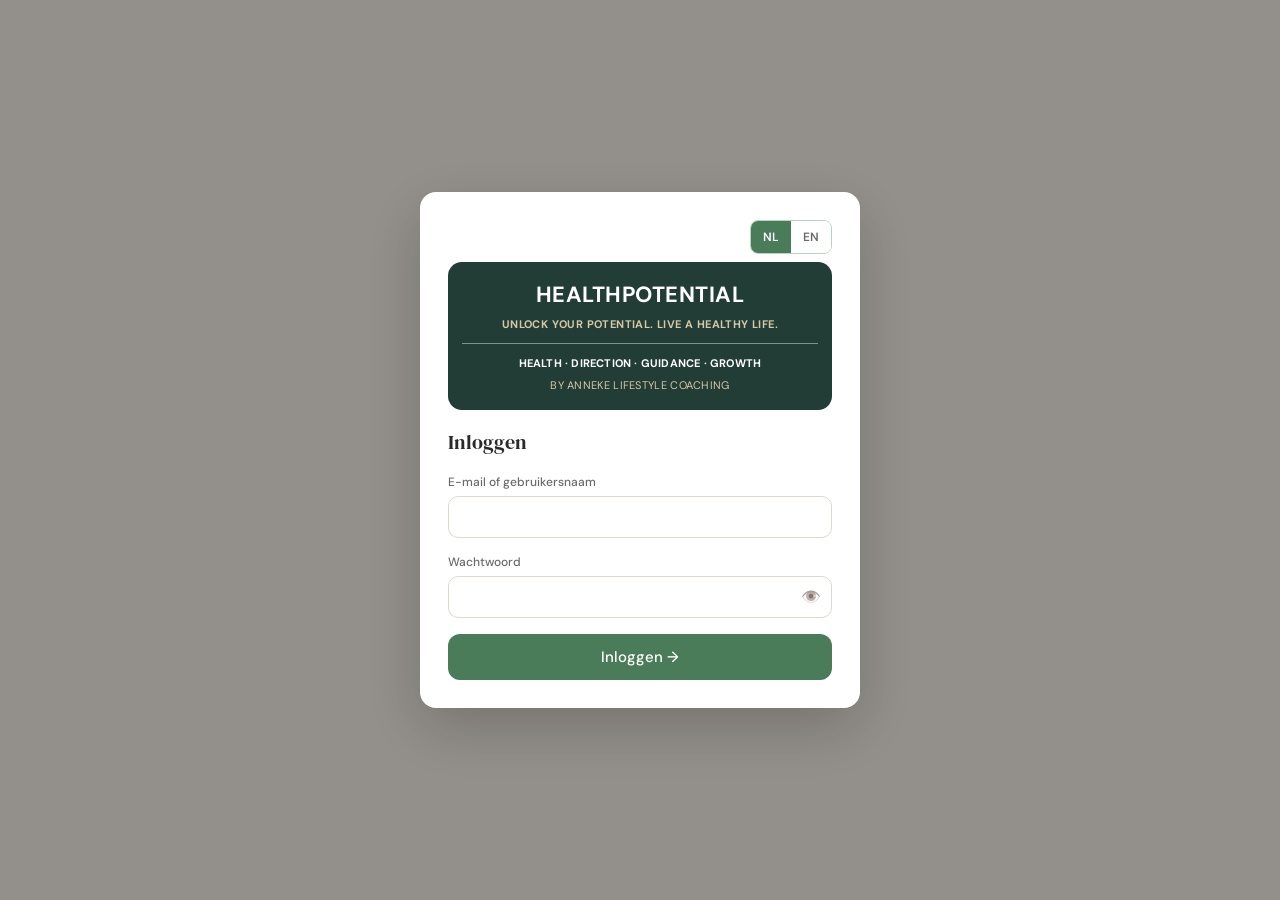
<file: index.html>
<!DOCTYPE html>
<html lang="nl">
<head>
<meta charset="UTF-8">
<meta name="viewport" content="width=device-width, initial-scale=1.0, viewport-fit=cover">
<title>HealthPotential by Anneke</title>
<script>
// Zelf-verversen: een verouderde (gecachete) pagina, bv. via een icoon op het
// beginscherm, vergelijkt zijn buildnummer met version.json en laadt zichzelf
// dan opnieuw via een nieuwe URL (?b=...). Zie tools/bump-build.js.
window.PRIME_BUILD = '20261128-1106';
(function () {
  try {
    fetch('version.json?ts=' + Date.now(), { cache: 'no-store' })
      .then(function (r) { return r.ok ? r.json() : null; })
      .then(function (v) {
        if (!v || !v.build || v.build === window.PRIME_BUILD) return;
        var key = 'prime_reload_' + v.build;
        if (sessionStorage.getItem(key)) return; // max. één keer per versie: voorkomt een lus
        sessionStorage.setItem(key, '1');
        var u = new URL(location.href);
        u.searchParams.set('b', v.build);
        location.replace(u.toString());
      })
      .catch(function () {});
  } catch (e) {}
})();

// Service worker: bewaart de app zelf, zodat HealthPotential ook zonder internet opent
// (met de laatst bewaarde versie). Faalt dit (oude browser, geen https, etc.)
// dan werkt de app gewoon door zoals voorheen -- alleen zonder offline-vangnet.
if ('serviceWorker' in navigator) {
  window.addEventListener('load', function () {
    navigator.serviceWorker.register('sw.js').then(function (reg) {
      // Vraagt de browser meteen te controleren op een nieuwere sw.js,
      // i.p.v. te wachten op zijn eigen (soms trage) periodieke controle --
      // zo pakt een net gepushte update sneller op.
      reg.update().catch(function () {});
    }).catch(function () {});
  });
}
</script>
<link rel="icon" type="image/png" href="icons/icon-192.png">
<link rel="apple-touch-icon" href="icons/apple-touch-icon.png">
<link rel="manifest" href="manifest.webmanifest">
<meta name="theme-color" content="#213d36">
<meta name="apple-mobile-web-app-title" content="HealthPotential">
<link href="https://fonts.googleapis.com/css2?family=DM+Serif+Display:ital@0;1&family=DM+Sans:wght@300;400;500;600;700&display=swap" rel="stylesheet">
<link rel="stylesheet" href="css/styles.css?v=20261128-1106">
<!-- Supabase-client staat lokaal (vastgezet op 2.116.0), zodat inloggen niet afhangt van een externe CDN. -->
<script src="js/vendor/supabase-2.116.0.js"></script>
<script src="js/cloud.js?v=20261128-1106"></script>
<script src="js/translations.js?v=20261128-1106"></script>
<script src="js/i18n.js?v=20261128-1106"></script>
</head>
<body>

<!-- TOESTEMMING (alleen deelnemers, bij de eerste keer inloggen; zie ensureConsent in auth.js) -->
<div class="overlay" id="consent-overlay">
  <div class="modal" style="max-height:90vh;overflow-y:auto">
    <div style="display:flex;justify-content:flex-end;margin-bottom:8px">
      <div class="lang-toggle">
        <button class="lang-btn" data-lang="nl" onclick="setLang('nl')">NL</button>
        <button class="lang-btn" data-lang="en" onclick="setLang('en')">EN</button>
      </div>
    </div>
    <div class="modal-title"><span data-i18n="consent.title">Welkom bij de HealthPotential-pilot</span> <button class="modal-close" id="consent-close" style="display:none" onclick="closeConsentView()">×</button></div>
    <p class="consent-p" data-i18n="consent.intro">Fijn dat je meedoet! Lees dit even door voordat je begint.</p>
    <div class="consent-h" data-i18n="consent.h.data">Welke gegevens bewaren we?</div>
    <p class="consent-p" data-i18n="consent.data"></p>
    <div class="consent-h" data-i18n="consent.h.why">Waarvoor gebruiken we ze?</div>
    <p class="consent-p" data-i18n="consent.why"></p>
    <div class="consent-h" data-i18n="consent.h.who">Wie ziet ze?</div>
    <p class="consent-p" data-i18n="consent.who"></p>
    <div class="consent-h" data-i18n="consent.h.where">Waar staan ze?</div>
    <p class="consent-p" data-i18n="consent.where"></p>
    <div class="consent-h" data-i18n="consent.h.rights">Jouw rechten</div>
    <p class="consent-p" data-i18n="consent.rights"></p>
    <div id="consent-agree-block">
      <label style="display:flex;gap:10px;align-items:flex-start;cursor:pointer;margin:14px 0;font-size:13px;line-height:1.5">
        <input type="checkbox" id="consent-check" onchange="document.getElementById('consent-agree-btn').disabled = !this.checked" style="width:20px;height:20px;flex-shrink:0;accent-color:var(--sage);margin-top:1px">
        <span data-i18n="consent.check">Ik heb dit gelezen en ga akkoord met het gebruik van mijn gegevens voor de pilot.</span>
      </label>
      <button class="btn-primary" id="consent-agree-btn" disabled onclick="acceptConsent()" data-i18n="consent.agree">Akkoord en starten</button>
      <button class="btn-sm" style="width:100%;margin-top:8px" onclick="declineConsent()" data-i18n="consent.decline">Niet akkoord, uitloggen</button>
      <div style="font-size:11px;color:var(--muted);text-align:center;margin-top:6px" data-i18n="consent.declineHint">Zonder akkoord kun je HealthPotential niet gebruiken.</div>
    </div>
  </div>
</div>

<!-- UITLEG VOOR NIEUWE DEELNEMERS (na de toestemming; zie ensureOnboarding in auth.js) -->
<div class="overlay" id="onboarding-overlay">
  <div class="modal" style="text-align:center">
    <div style="display:flex;justify-content:space-between;align-items:center;margin-bottom:6px">
      <button class="onb-skip" onclick="finishOnboarding()" data-i18n="onb.skip">Overslaan</button>
      <div class="lang-toggle">
        <button class="lang-btn" data-lang="nl" onclick="setLang('nl')">NL</button>
        <button class="lang-btn" data-lang="en" onclick="setLang('en')">EN</button>
      </div>
    </div>
    <div class="onb-slide" data-step="0">
      <div class="onb-icon">👤</div>
      <div class="onb-title" data-i18n="onb.1.title">Vul eerst je profiel in</div>
      <p class="onb-text" data-i18n="onb.1.text">Tik rechtsboven op Profiel en vul je naam, gewicht, lengte en doel in. Weet je je caloriebehoefte niet? Laat dat veld leeg: dan rekenen we met 2000 kcal, en je coach helpt je daarbij.</p>
    </div>
    <div class="onb-slide" data-step="1" style="display:none">
      <div class="onb-icon">☀️🌙</div>
      <div class="onb-title" data-i18n="onb.2.title">Elke dag een check-in en check-out</div>
      <p class="onb-text" data-i18n="onb.2.text">Begin je dag met de check-in: je gewicht, slaap, energie en stress. Sluit je dag 's avonds af met de check-out. Zo zie je hoe je vooruitgaat.</p>
    </div>
    <div class="onb-slide" data-step="2" style="display:none">
      <div class="onb-icon">🥗🏋️</div>
      <div class="onb-title" data-i18n="onb.3.title">Voeding en training aanvinken</div>
      <p class="onb-text" data-i18n="onb.3.text">Voeg toe wat je eet en traint, en vink het aan zodra je het hebt gedaan. Bij voeding telt alleen wat je hebt aangevinkt als gegeten. Aanvinken kan alleen voor vandaag; een afgesloten dag ligt vast.</p>
    </div>
    <div class="onb-dots" id="onb-dots"><span></span><span></span><span></span></div>
    <div style="display:flex;gap:8px;margin-top:6px">
      <button class="btn-sm" id="onb-back" style="flex:1;display:none" onclick="onboardingBack()" data-i18n="onb.back">Terug</button>
      <button class="btn-primary" id="onb-next" style="flex:2;margin:0" onclick="onboardingNext()" data-i18n="onb.next">Volgende</button>
    </div>
  </div>
</div>

<!-- LOGIN -->
<!-- DRAAI-MELDING: alleen zichtbaar op een telefoon in liggende stand (zie #rotate-hint in styles.css) -->
<div id="rotate-hint">
  <div class="rotate-phone">📱</div>
  <div class="rotate-title" data-i18n="rotate.title">Gebruik HealthPotential staand</div>
  <div class="rotate-sub" data-i18n="rotate.sub">Draai je telefoon rechtop om verder te gaan.</div>
</div>

<!-- VERBINDINGSMELDING: HealthPotential werkt alleen online, dus zonder internet (of als opslaan mislukt) tonen we dit. Gevuld door updateConnBanner() in cloud.js -->
<div id="conn-banner" role="status" aria-live="polite" style="display:none"></div>

<!-- UPDATE-MELDING: getoond door checkForNewBuild() in cloud.js zodra er een nieuwere versie beschikbaar is terwijl de app al open staat (het zelf-ververs-scriptje hierboven checkt dit alleen bij het laden zelf). -->
<div id="update-banner" role="status" aria-live="polite" style="display:none">
  <span data-i18n="app.updateAvailable">Er is een update beschikbaar.</span>
  <button onclick="verversNu(true)" data-i18n="app.updateReload">Herlaad nu</button>
</div>

<!-- BOOT-LOADER: voorkomt dat je tijdens het (her)laden even het inlogscherm of een lege
     standaardversie van het dashboard ("Goedemorgen" + check-in) ziet. Verdwijnt zodra de
     app klaar is (revealApp in auth.js) of het inlogscherm nodig is. -->
<div id="boot-loader" style="position:fixed;inset:0;z-index:300;background:var(--sand);display:flex;flex-direction:column;align-items:center;justify-content:center;gap:6px">
  <div style="font-weight:700;font-size:26px;letter-spacing:1px;color:#213d36">HEALTHPOTENTIAL</div>
  <div style="font-size:12px;color:var(--muted)">Laden…</div>
</div>

<div class="overlay" id="login-overlay">
  <div class="modal">
    <div style="display:flex;justify-content:flex-end;margin-bottom:8px">
      <div class="lang-toggle">
        <button class="lang-btn" data-lang="nl" onclick="setLang('nl')">NL</button>
        <button class="lang-btn" data-lang="en" onclick="setLang('en')">EN</button>
      </div>
    </div>
    <div class="brand-card">
      <div class="brand-naam">HEALTHPOTENTIAL</div>
      <div class="brand-slogan">UNLOCK YOUR POTENTIAL. LIVE A HEALTHY LIFE.</div>
      <div class="brand-lijn"></div>
      <div class="brand-woorden">HEALTH · DIRECTION · GUIDANCE · GROWTH</div>
      <div class="brand-sub">BY ANNEKE LIFESTYLE COACHING</div>
    </div>
    <div class="modal-title" data-i18n="login.title">Inloggen</div>
    <form id="login-form">
      <div class="form-row"><label data-i18n="login.emailLabel">E-mail of gebruikersnaam</label><input id="login-email" type="text" autocomplete="username" required></div>
      <div class="form-row">
        <label data-i18n="login.passwordLabel">Wachtwoord</label>
        <div class="password-field-wrap">
          <input id="login-password" type="password" autocomplete="current-password" required>
          <button type="button" id="login-password-toggle" class="password-toggle-btn" data-i18n-aria-label="login.showPassword" aria-label="Wachtwoord tonen">👁️</button>
        </div>
      </div>
      <div id="login-error" style="color:#c0392b;font-size:12px;margin-bottom:12px"></div>
      <button type="submit" class="btn-primary" id="login-submit" data-i18n="login.submit">Inloggen →</button>
    </form>
  </div>
</div>

<!-- KLANTKIEZER (alleen coach) -->
<div class="overlay" id="client-picker-overlay">
  <div class="modal">
    <div class="modal-title" data-i18n="picker.title">Kies een klant</div>
    <div id="client-picker-list"></div>
  </div>
</div>

<div id="app-shell" style="display:none">

<header class="header">
  <div style="display:flex;align-items:center;gap:12px">
    <div class="logo">HEALTHPOTENTIAL <span>by Anneke Lifestyle coaching</span></div>
    <button type="button" class="msg-badge" id="msg-badge" style="display:none" onclick="msgBadgeKlik()" aria-label="Berichten">💬<b id="msg-badge-n" style="display:none"></b></button>
  </div>
  <nav class="nav">
    <button class="nav-btn active" onclick="go('home')" data-i18n="nav.dashboard">Dashboard</button>
    <button class="nav-btn" id="nav-btn-voeding" onclick="go('voeding')" data-i18n="nav.voeding">Voeding</button>
    <button class="nav-btn" id="nav-btn-training" onclick="go('training')" data-i18n="nav.training">Training</button>
    <button class="nav-btn coach-only-btn" id="nav-btn-coach" style="display:none" onclick="go('coach')"><span data-i18n="nav.coach">Coach</span> <span class="soon-badge" data-i18n="nav.soon">Binnenkort</span></button>
    <button class="nav-btn" onclick="go('history')" data-i18n="nav.voortgang">Voortgang</button>
    <button class="nav-btn coach-only-btn" id="nav-btn-signalen" style="display:none" onclick="go('signalen')" data-i18n="nav.signalen">Signalen</button>
    <button class="nav-btn coach-only-btn" id="nav-btn-beheer" style="display:none;font-size:11px" onclick="go('beheer')" data-i18n="nav.photoManage">📷 Foto beheer</button>
    <button class="nav-btn coach-only-btn" id="nav-btn-config" style="display:none;font-size:11px" onclick="go('config')" data-i18n="nav.config">⚙️ Config</button>
  </nav>
  <div class="lang-toggle">
    <button class="lang-btn" data-lang="nl" onclick="setLang('nl')">NL</button>
    <button class="lang-btn" data-lang="en" onclick="setLang('en')">EN</button>
  </div>
  <button class="btn-sm" onclick="openProfile()" data-i18n="header.profile">⚙ Profiel</button>
  <button class="btn-sm coach-only-btn" id="switch-client-btn" style="display:none" data-i18n="header.switchClient">🔁 Wissel klant</button>
  <button class="btn-sm" id="logout-btn" data-i18n="header.logout">🚪 Uit</button>
</header>

<!-- VERVERSBALK: staat onder de kop (zo kan niets er overheen schuiven, ook niet in Safari op een iPhone). Altijd beschikbaar voor de coach, zodat je op elk moment de nieuwste gegevens van een ander apparaat kunt ophalen (verversKnop() in cloud.js). Bij een nieuwe app-versie vervangt de rode update-melding hierboven deze balk. -->
<div id="ververs-banner" role="status" aria-live="polite" style="display:none">
  <span id="ververs-text" data-i18n="app.refreshBar">Gebruik je HealthPotential ook op een ander apparaat? Ververs om zeker te stellen dat je de nieuwste gegevens ziet.</span>
  <button id="ververs-btn" onclick="verversKnop()" data-i18n="app.dataReload">Verversen</button>
</div>

<!-- HOME -->
<div id="screen-home" class="screen active">
<div class="container">

  <div class="checkin-hero" id="checkin-hero">
    <p class="checkin-hero-date" id="hero-date"></p>
    <h1 id="hero-greeting">Goedemorgen! 👋</h1>
    <p id="hero-sub" data-i18n="home.sub">Doe je check-in om je dag te starten.</p>
  </div>

  <!-- Geplande voeding vandaag: totale kcal + E/K/V, boven de statistiek-blokjes. Gevuld door updateHomePlannedSummary() (food.js). Leeg = verborgen. -->
  <div id="home-planned-summary" class="home-planned-summary" style="display:none"></div>

  <!-- STATS -->
  <div class="stats-row">
    <div class="stat-card"><div class="stat-val" id="s-streak">0</div><div class="stat-lbl" data-i18n="home.stat.streak">🔥 Streak (check in/out)</div></div>
    <div class="stat-card"><div class="stat-val" id="s-checkins">0</div><div class="stat-lbl" data-i18n="home.stat.checkins">Check-ins</div></div>
    <div class="stat-card"><div class="stat-val" id="s-avg">—</div><div class="stat-lbl" data-i18n="home.stat.avgEnergy">Gem. energie (avond)</div></div>
  </div>

  <!-- CHECK-IN -->
  <div id="checkin-section">
    <!-- DAGSTATUS (Normaal / Rustdag / Ziek / Vrij): gevuld door renderDagStatusKaart() (checkin.js) -->
    <div class="dagstatus-slot"></div>
    <div class="cq-card" id="cq-weight-card">
      <div class="cq-header">
        <span class="cq-icon">⚖️</span>
        <span class="cq-label" data-i18n="checkin.weight.label">Wat weeg je vandaag?</span>
        <button class="cq-skip-btn" onclick="skipWeight()" data-i18n="checkin.skip">Sla over</button>
      </div>
      <div class="cq-weight-row">
        <input type="number" id="weight-input" class="cq-weight-input" data-i18n-placeholder="checkin.weight.placeholder" placeholder="bijv. 68.5" min="30" max="250" step="0.1" oninput="onWeightInput(this)">
        <span class="cq-weight-unit">kg</span>
      </div>
      <div style="font-size:11px;color:var(--muted);margin-top:8px" data-i18n="weight.checkinHint">Kun je dit nu niet invullen? Je kunt je gewicht later nog toevoegen via Voortgang → Gewicht.</div>
    </div>

    <div class="cq-card">
      <div class="cq-header">
        <span class="cq-icon">😴</span>
        <span class="cq-label" data-i18n="checkin.sleep.label">Hoe heb je geslapen?</span>
      </div>
      <div class="cq-options">
        <button class="cq-btn" onclick="pick('sleep',1,this)"><span class="cq-emoji">😔</span><span class="cq-text" data-i18n="checkin.sleep.bad">Slecht</span></button>
        <button class="cq-btn" onclick="pick('sleep',2,this)"><span class="cq-emoji">😐</span><span class="cq-text" data-i18n="checkin.sleep.ok">Matig</span></button>
        <button class="cq-btn" onclick="pick('sleep',3,this)"><span class="cq-emoji">😊</span><span class="cq-text" data-i18n="checkin.sleep.good">Goed</span></button>
        <button class="cq-btn" onclick="pick('sleep',4,this)"><span class="cq-emoji">🌟</span><span class="cq-text" data-i18n="checkin.sleep.great">Uitstekend</span></button>
      </div>
    </div>

    <div class="cq-card">
      <div class="cq-header">
        <span class="cq-icon">⚡</span>
        <span class="cq-label" data-i18n="checkin.energy.label">Hoe is je energie?</span>
      </div>
      <div class="cq-options">
        <button class="cq-btn" onclick="pick('energy',1,this)"><span class="cq-emoji">🪫</span><span class="cq-text" data-i18n="checkin.energy.low">Laag</span></button>
        <button class="cq-btn" onclick="pick('energy',2,this)"><span class="cq-emoji">😑</span><span class="cq-text" data-i18n="checkin.energy.mid">Gemiddeld</span></button>
        <button class="cq-btn" onclick="pick('energy',3,this)"><span class="cq-emoji">⚡</span><span class="cq-text" data-i18n="checkin.energy.high">Hoog</span></button>
        <button class="cq-btn" onclick="pick('energy',4,this)"><span class="cq-emoji">🔥</span><span class="cq-text" data-i18n="checkin.energy.veryhigh">Zeer hoog</span></button>
      </div>
    </div>

    <div class="cq-card">
      <div class="cq-header">
        <span class="cq-icon">🧘</span>
        <span class="cq-label" data-i18n="checkin.stress.label">Hoe is je stress?</span>
      </div>
      <div class="cq-options">
        <button class="cq-btn" onclick="pick('stress',1,this)"><span class="cq-emoji">😤</span><span class="cq-text" data-i18n="checkin.stress.high">Veel stress</span></button>
        <button class="cq-btn" onclick="pick('stress',2,this)"><span class="cq-emoji">😬</span><span class="cq-text" data-i18n="checkin.stress.mid">Redelijk wat</span></button>
        <button class="cq-btn" onclick="pick('stress',3,this)"><span class="cq-emoji">😌</span><span class="cq-text" data-i18n="checkin.stress.low">Weinig stress</span></button>
        <button class="cq-btn" onclick="pick('stress',4,this)"><span class="cq-emoji">🧘</span><span class="cq-text" data-i18n="checkin.stress.none">Geen stress</span></button>
      </div>
    </div>

    <!-- Toelichting (alleen als de coach dit in Config aanzet): gevuld door renderCheckinNote() (checkin.js) -->
    <div id="ci-note"></div>

    <button class="btn-primary" id="checkin-btn" onclick="doCheckin()" disabled style="margin-top:4px" data-i18n="checkin.start">Start mijn dag →</button>
  </div>

  <!-- DAY OVERVIEW (after check-in) -->
  <div id="day-section" style="display:none">
    <div class="success-banner">
      <h3 id="day-title" style="font-weight:700" data-i18n="day.title.default">Je dag is klaar ✓</h3>
      <p id="day-summary" data-i18n-html="day.summary.default">Log vandaag gedurende de dag je voeding en training zo goed mogelijk.<br>Sluit je dag uiteindelijk af met de avond check-out.</p>
      <div class="pilot-tips">
        <div class="pilot-tips-title" data-i18n="pilotTips.title">Goed om te weten</div>
        <div class="pilot-tip"><span class="pilot-tip-icon">📶</span><span data-i18n="pilotTips.internet">Je hebt internet nodig om HealthPotential te gebruiken. Zonder verbinding kun je niet inloggen of opslaan. Zie je een foutmelding van je browser? Controleer je internet en ververs de pagina.</span></div>
        <div class="pilot-tip"><span class="pilot-tip-icon">🔄</span><span data-i18n="pilotTips.update">Komt er een update? Je krijgt een mail. Sluit HealthPotential (of het tabblad) en open hem opnieuw: hij werkt zichzelf dan bij.</span></div>
      </div>
    </div>

    <!-- Feedback over de app: tussen de bedanktekst en de dagstatus -->
    <div class="card fb-card fb-boven">
      <div class="fb-card-kop"><span class="fb-card-icoon">💬</span><div class="fb-card-titel" data-i18n="feedback.card.title">Help HealthPotential beter te maken</div></div>
      <p class="fb-card-tekst" data-i18n="feedback.card.text">HealthPotential is nieuw en wordt samen met jullie ontwikkeld. Werkt iets niet, mis je iets of heb je een idee voor de app? Laat het weten. Dit gaat over de app, niet over je coaching of je resultaten.</p>
      <button class="btn-primary btn-paars" onclick="openFeedback()" data-i18n="feedback.card.btn">Feedback over de app</button>
    </div>

    <div class="dagstatus-slot"></div>

    <div class="card" style="display:flex;align-items:center;gap:10px;cursor:pointer" id="day-weight-row" onclick="openWeightModal()"></div>

    <div id="coach-message-home" class="card" style="margin-bottom:18px;display:none">
      <div class="card-label" data-i18n="coach.saysLabel">Coach Anneke zegt</div>
      <div id="coach-msg-text" style="font-size:14px;line-height:1.75;color:var(--charcoal)"></div>
    </div>

    <div class="two-col">
      <div class="card" id="home-training-card" style="margin-bottom:0;cursor:pointer" onclick="go('training')">
        <div class="card-label" data-i18n="home.trainingToday">Training vandaag</div>
        <div id="home-training-niettelt" class="ds-niettelt" style="display:none"></div>
        <div id="home-training-badge"></div>
        <div id="home-training-preview" style="font-size:13px;line-height:1.7;color:var(--muted)"></div>
        <div style="margin-top:14px"><button class="btn-sm" style="width:100%" data-i18n="home.viewSchema">Bekijk schema →</button></div>
      </div>
      <div class="card" id="home-food-card" style="margin-bottom:0;cursor:pointer" onclick="go('voeding')">
        <div class="card-label" data-i18n="food.cardLabel">Voeding vandaag</div>
        <div id="home-food-niettelt" class="ds-niettelt" style="display:none"></div>
        <div id="home-nutrient-rows" style="margin-bottom:12px">
          <!-- Gevuld door updateHomeMacros() -->
          <div style="font-size:13px;color:var(--muted)" id="home-macro-preview" data-i18n="home.macroPreview">Doe je check-in om je voedingsdoelen te zien</div>
        </div>
        <button class="btn-sm" style="width:100%" data-i18n="home.viewMealplan">Bekijk maaltijdplan →</button>
      </div>
    </div>

    <!-- CHECKOUT -->
    <div class="checkout-card" id="checkout-card">
      <h3 data-i18n="checkout.title">Avond check-out 🌙</h3>

      <!-- TRAINING SAMENVATTING -->
      <div class="training-summary-block" id="training-summary-block">
        <div class="training-summary-label" data-i18n="home.trainingToday">Training vandaag</div>
        <div id="training-summary-content"></div>
        <div id="training-confirm-question" style="display:none" class="coach-confirm-question"></div>
        <div id="training-confirm-btns" style="display:none;display:flex;gap:8px;margin-top:10px;flex-wrap:wrap"></div>
      </div>

      <div class="divider" id="divider-after-training-summary" style="margin:18px 0"></div>

      <!-- VOEDING SAMENVATTING -->
      <div class="training-summary-block" id="food-summary-block">
        <div class="training-summary-label" data-i18n="food.cardLabel">Voeding vandaag</div>
        <div id="food-summary-content"></div>
        <div id="food-confirm-question" style="display:none" class="coach-confirm-question"></div>
        <div id="food-confirm-btns" style="display:none;gap:8px;margin-top:10px;flex-wrap:wrap"></div>
      </div>

      <div class="divider" id="divider-after-food-summary" style="margin:18px 0"></div>

      <!-- DAGSTATUS-VRAAG: gevuld door renderCheckoutDagStatus() (checkin.js) -->
      <div id="co-dagstatus"></div>

      <div class="divider" style="margin:18px 0"></div>

      <!-- TOELICHTING-KNOP (alleen als de coach dit in Config aanzet): gevuld door renderNoteUI() (checkin.js) -->
      <div id="co-note"></div>

      <!-- ENERGIE (als laatste) -->
      <div class="cq-header">
        <span class="cq-icon">⚡</span>
        <span class="cq-label" data-i18n="checkin.energy.eod.label">Hoe was je energie vandaag?</span>
      </div>
      <div class="cq-options">
        <button class="cq-btn" onclick="pickOut('energy',1,this)"><span class="cq-emoji">🪫</span><span class="cq-text" data-i18n="checkin.energy.low">Laag</span></button>
        <button class="cq-btn" onclick="pickOut('energy',2,this)"><span class="cq-emoji">😑</span><span class="cq-text" data-i18n="checkin.energy.mid">Gemiddeld</span></button>
        <button class="cq-btn" onclick="pickOut('energy',3,this)"><span class="cq-emoji">⚡</span><span class="cq-text" data-i18n="checkin.energy.high">Hoog</span></button>
        <button class="cq-btn" onclick="pickOut('energy',4,this)"><span class="cq-emoji">🔥</span><span class="cq-text" data-i18n="checkin.energy.veryhigh">Zeer hoog</span></button>
      </div>

      <div style="margin-top:20px">
        <button class="btn-primary" id="checkout-btn" onclick="afrondenKlik()" disabled data-i18n="checkout.finish">Dag afronden →</button>
      </div>
    </div>
  </div>

  <!-- DAG AL AFGESLOTEN (voorkomt dat check-in/check-out opnieuw kan) -->
  <div id="already-done-section" style="display:none">
    <div class="success-banner">
      <h3 data-i18n="home.alreadyDone.title">Dag al afgesloten ✓</h3>
      <p data-i18n="home.alreadyDone.sub">Je hebt vandaag al ingecheckt en afgesloten. Tot morgen!</p>
      <div class="pilot-tips">
        <div class="pilot-tips-title" data-i18n="pilotTips.title">Goed om te weten</div>
        <div class="pilot-tip"><span class="pilot-tip-icon">📱</span><span data-i18n="pilotTips.oneDevice">Gebruik HealthPotential op één apparaat tegelijk (telefoon óf computer), anders kunnen wijzigingen verloren gaan.</span></div>
        <div class="pilot-tip"><span class="pilot-tip-icon">📶</span><span data-i18n="pilotTips.internet">Je hebt internet nodig om HealthPotential te gebruiken. Zonder verbinding kun je niet inloggen of opslaan. Zie je een foutmelding van je browser? Controleer je internet en ververs de pagina.</span></div>
        <div class="pilot-tip"><span class="pilot-tip-icon">🔄</span><span data-i18n="pilotTips.update">Komt er een update? Je krijgt een mail. Sluit HealthPotential (of het tabblad) en open hem opnieuw: hij werkt zichzelf dan bij.</span></div>
      </div>
    </div>

    <!-- Feedback over de app: tussen de bedanktekst en de dagstatus -->
    <div class="card fb-card fb-boven">
      <div class="fb-card-kop"><span class="fb-card-icoon">💬</span><div class="fb-card-titel" data-i18n="feedback.card.title">Help HealthPotential beter te maken</div></div>
      <p class="fb-card-tekst" data-i18n="feedback.card.text">HealthPotential is nieuw en wordt samen met jullie ontwikkeld. Werkt iets niet, mis je iets of heb je een idee voor de app? Laat het weten. Dit gaat over de app, niet over je coaching of je resultaten.</p>
      <button class="btn-primary btn-paars" onclick="openFeedback()" data-i18n="feedback.card.btn">Feedback over de app</button>
    </div>

    <div class="dagstatus-slot"></div>

    <div class="card" style="display:flex;align-items:center;gap:10px;cursor:pointer" id="done-weight-row" onclick="openWeightModal()"></div>

    <div id="done-note" class="note-knop-slot"></div>
  </div>

  <div class="brand-voet">Health · Direction · Guidance · Growth</div>

</div>
</div>

<!-- TRAINING SCREEN -->
<div id="screen-training" class="screen">
<div class="container">
  <div style="margin-bottom:16px;display:flex;justify-content:space-between;align-items:flex-start;gap:10px">
    <div>
      <div class="card-label" style="margin-bottom:4px" data-i18n="training.cardLabel">Training</div>
      <h2 style="font-family:'DM Serif Display',serif;font-size:26px;margin-bottom:6px" id="training-screen-title" data-i18n="training.today">Vandaag</h2>
      <div id="training-screen-badge"></div>
    </div>
    <button class="btn-sm coach-only-btn" id="wis-training-btn" style="display:none;flex-shrink:0;white-space:nowrap;margin-top:4px" onclick="wpVerwijder()" data-i18n="weekplan.clearAllTraining">Wis training compleet</button>
  </div>

  <!-- BANNER: actief oefeningen toevoegen voor een andere dag dan vandaag (via Weekplanning) -->
  <div id="training-date-banner" style="display:none;align-items:center;gap:10px;justify-content:space-between;background:var(--accent-light);border:1px solid #e8c4a8;border-radius:10px;padding:10px 14px;margin-bottom:14px;font-size:13px;color:var(--charcoal)">
    <span id="training-date-banner-text"></span>
    <button class="btn-sm" onclick="backToTodayTraining()" data-i18n="foodweek.backToToday">Terug naar vandaag</button>
  </div>

  <!-- TABS -->
  <div class="food-tabs" style="margin-bottom:18px">
    <button class="food-tab active" id="ttab-dag"          onclick="switchTrainingTab('dag')" data-i18n="training.tab.day">Vandaag</button>
    <button class="food-tab"        id="ttab-weekplanning" onclick="switchTrainingTab('weekplanning')" data-i18n="training.tab.weekplanning">Weekplanning</button>
    <button class="food-tab"        id="ttab-oefeningen"   onclick="switchTrainingTab('oefeningen')" data-i18n="training.tab.exercises">Losse oefeningen</button>
    <button class="food-tab"        id="ttab-primeprog"    onclick="switchTrainingTab('primeprog')" data-i18n="training.tab.primeProgramas">HP programma's</button>
    <button class="food-tab"        id="ttab-addexercise"  onclick="switchTrainingTab('addexercise')" data-i18n="training.tab.addExercise">+ Oefening toevoegen</button>
    <button class="food-tab"        id="ttab-addprogram"   onclick="switchTrainingTab('addprogram')" data-i18n="training.tab.addProgram">+ Programma toevoegen</button>
  </div>

  <!-- TAB: HealthPotential PROGRAMMA'S -->
  <div id="ttab-content-primeprog" style="display:none">
    <div class="card" id="primeprog-hint-wrap" style="margin-bottom:16px;padding:14px 16px;display:flex;align-items:center;gap:10px;background:var(--sage-light);border-color:var(--sage-mid)">
      <div style="font-size:20px">💡</div>
      <div style="font-size:13px;color:var(--charcoal)" data-i18n-html="programmas.primeHint">Klik op een programma om het <strong>in te plannen</strong> of te bekijken.</div>
    </div>
    <div class="search-bar" id="primeprog-search-wrap" style="margin-bottom:16px">
      <span style="font-size:15px;color:var(--muted)">🔍</span>
      <input type="text" id="primeprog-search" data-i18n-placeholder="training.search.programPlaceholder" placeholder="Zoek programma..." oninput="renderProgrammas()" style="flex:1;border:none;outline:none;font-family:'DM Sans',sans-serif;font-size:14px;background:none;color:var(--charcoal)">
    </div>
    <div id="primeprog-content"></div>
  </div>

  <!-- TAB: NIEUW PROGRAMMA TOEVOEGEN -->
  <div id="ttab-content-addprogram" style="display:none">
    <div id="apr-form-wrap" style="display:none">
    <div class="card" style="margin-bottom:18px">
      <div class="card-label" style="margin-bottom:14px" id="apr-form-title" data-i18n="programmas.add.formTitle">Nieuw programma</div>
      <div class="form-row"><label data-i18n="programmas.info.name">Naam</label><input type="text" id="apr-name" oninput="aprNaamInput()" data-i18n-placeholder="programmas.info.namePlaceholder" placeholder="bijv. Full Body Krachttraining"></div>
      <div id="apr-hint" style="display:none;font-size:12px;font-weight:600;color:#c0392b;margin:-6px 0 10px"></div>
      <div class="form-row"><label data-i18n="programmas.info.description">Beschrijving</label><textarea id="apr-beschrijving" class="prog-info-textarea" data-i18n-placeholder="programmas.info.descriptionPlaceholder" placeholder="Korte omschrijving van dit programma..."></textarea></div>
      <div class="prog-info-grid">
        <div class="form-row"><label data-i18n="programmas.info.goal">Doel</label><input type="text" id="apr-doel" data-i18n-placeholder="programmas.info.goalPlaceholder" placeholder="bijv. Kracht &amp; conditie"></div>
        <div class="form-row"><label data-i18n="programmas.info.level">Niveau</label>
          <select id="apr-niveau">
            <option value="" selected>—</option>
            <option value="Beginner" data-i18n="programmas.level.beginner">Beginner</option>
            <option value="Gemiddeld" data-i18n="programmas.level.gemiddeld">Gemiddeld</option>
            <option value="Gevorderd" data-i18n="programmas.level.gevorderd">Gevorderd</option>
          </select>
        </div>
        <div class="form-row"><label data-i18n="programmas.info.daysPerWeek">Dagen per week</label><input type="text" id="apr-dagenperweek" data-i18n-placeholder="programmas.info.daysPerWeekPlaceholder" placeholder="bijv. 3x per week"></div>
      </div>
      <div class="form-row">
        <label data-i18n="food.add.photo">Foto</label>
        <div style="display:flex;align-items:center;gap:12px">
          <div id="apr-photo-preview" style="width:64px;height:64px;border-radius:8px;background:var(--sand);flex-shrink:0;overflow:hidden;display:flex;align-items:center;justify-content:center;font-size:24px;color:var(--muted)">📋</div>
          <label style="cursor:pointer">
            <input type="file" accept="image/*" style="display:none" onchange="handleNewProgramPhoto(event)">
            <span style="font-size:12px;padding:8px 14px;border-radius:8px;border:1px solid var(--sage);color:var(--sage);font-weight:600" data-i18n="beheer.upload">📷 Upload</span>
          </label>
          <span style="font-size:11px;color:var(--muted)" data-i18n="photo.maxHint">Max. 200 KB</span>
        </div>
      </div>
      <div id="apr-error" style="color:#c0392b;font-size:12px;margin-bottom:10px"></div>
      <button class="btn-primary" style="width:100%" id="apr-submit-btn" onclick="addNewProgram()" data-i18n="programmas.add.submit">+ Programma toevoegen</button>
      <button class="btn-sm" style="width:100%;margin-top:8px" onclick="progSluitNieuwFormulier()" data-i18n="food.addMeal.cancel">Annuleren</button>
    </div>
    <div style="font-size:13px;color:var(--muted);margin-bottom:16px" data-i18n="programmas.add.hint">Na het aanmaken kun je meteen dagen en oefeningen toevoegen.</div>
    </div>
    <div class="search-bar" id="programma-search-wrap" style="margin-bottom:16px">
      <span style="font-size:15px;color:var(--muted)">🔍</span>
      <input type="text" id="programma-search" data-i18n-placeholder="training.search.programPlaceholder" placeholder="Zoek programma..." oninput="renderProgrammas()" style="flex:1;border:none;outline:none;font-family:'DM Sans',sans-serif;font-size:14px;background:none;color:var(--charcoal)">
    </div>
    <div id="programmas-content"></div>
  </div>

  <!-- TAB: WEEKPLANNING -->
  <div id="ttab-content-weekplanning" style="display:none">
    <div id="weekplanning-content"></div>
  </div>

  <!-- TAB: LOSSE OEFENINGEN -->
  <div id="ttab-content-oefeningen" style="display:none">
    <div class="card" style="margin-bottom:16px;padding:14px 16px;display:flex;align-items:center;gap:10px;background:var(--sage-light);border-color:var(--sage-mid)">
      <div style="font-size:20px">💡</div>
      <div style="font-size:13px;color:var(--charcoal)" data-i18n-html="training.exercises.hint">Klik op een oefening om hem toe te voegen aan <strong>Mijn dag</strong>. Je kunt sets en reps aanpassen.</div>
    </div>
    <div class="search-bar" style="margin-bottom:16px">
      <span style="font-size:15px;color:var(--muted)">🔍</span>
      <input type="text" id="exercise-search" data-i18n-placeholder="training.search.exercisePlaceholder" placeholder="Zoek oefening..." oninput="renderExtraExercises()" style="flex:1;border:none;outline:none;font-family:'DM Sans',sans-serif;font-size:14px;background:none;color:var(--charcoal)">
    </div>
    <div class="cat-tabs" id="ex-cat-tabs"></div>
    <div id="extra-exercise-list"></div>
  </div>

  <!-- TAB: EIGEN OEFENING TOEVOEGEN -->
  <div id="ttab-content-addexercise" style="display:none">
    <div id="ae-form-wrap" style="display:none">
    <div class="card" style="margin-bottom:18px">
      <div class="card-label" style="margin-bottom:14px" id="ae-form-title" data-i18n="training.addExercise.formTitle">Nieuwe oefening</div>
      <div class="form-row"><label data-i18n="training.addExercise.name">Naam</label><input type="text" id="ae-name" oninput="aeNaamInput()" data-i18n-placeholder="training.addExercise.namePlaceholder" placeholder="bijv. Cable Crossover"></div>
      <div id="ae-hint" style="display:none;font-size:12px;font-weight:600;color:#c0392b;margin:-6px 0 10px"></div>
      <div class="form-row"><label data-i18n="training.addExercise.group">Spiergroep</label>
        <select id="ae-group">
          <option value="Borst" data-i18n="training.group.chest">Borst</option>
          <option value="Rug" data-i18n="training.group.back">Rug</option>
          <option value="Schouders" data-i18n="training.group.shoulders">Schouders</option>
          <option value="Benen" data-i18n="training.group.legs">Benen</option>
          <option value="Core" data-i18n="training.group.core">Core</option>
          <option value="Full body" data-i18n="training.group.fullbody">Full body</option>
          <option value="Biceps" data-i18n="training.group.biceps">Biceps</option>
          <option value="Triceps" data-i18n="training.group.triceps">Triceps</option>
          <option value="Trapezius" data-i18n="training.group.trapezius">Trapezius</option>
          <option value="Billen" data-i18n="training.group.glutes">Billen</option>
          <option value="Kuiten" data-i18n="training.group.calves">Kuiten</option>
          <option value="Onderarmen" data-i18n="training.group.forearms">Onderarmen</option>
          <option value="Cardio" data-i18n="training.group.cardio">Cardio</option>
          <option value="Mobiliteit en rekken" data-i18n="training.group.mobility">Mobiliteit en rekken</option>
          <option value="Warming-up" data-i18n="training.group.warmup">Warming-up</option>
          <option value="Eigen oefeningen" selected data-i18n="training.group.other">Overig</option>
        </select>
      </div>
      <div class="form-row"><label data-i18n="training.addExercise.sets">Sets</label><input type="number" id="ae-sets" min="1" step="1" value="3"></div>
      <div class="form-row"><label data-i18n="training.addExercise.reps">Herhalingen</label><input type="text" id="ae-reps" data-i18n-placeholder="training.addExercise.repsPlaceholder" placeholder="bijv. 10-12"></div>
      <div class="form-row"><label data-i18n="training.addExercise.rest">Rust</label><input type="text" id="ae-rest" data-i18n-placeholder="training.addExercise.restPlaceholder" placeholder="bijv. 90 sec"></div>
      <div class="form-row"><label data-i18n="training.addExercise.youtube">YouTube-link</label><input type="text" id="ae-youtube" placeholder="https://youtube.com/..."></div>
      <div class="form-row">
        <label data-i18n="food.add.photo">Foto</label>
        <div style="display:flex;align-items:center;gap:12px">
          <div id="ae-photo-preview" style="width:64px;height:64px;border-radius:8px;background:var(--sand);flex-shrink:0;overflow:hidden;display:flex;align-items:center;justify-content:center;font-size:24px;color:var(--muted)">🏋️</div>
          <label style="cursor:pointer">
            <input type="file" accept="image/*" style="display:none" onchange="handleAddExercisePhoto(event)">
            <span style="font-size:12px;padding:8px 14px;border-radius:8px;border:1px solid var(--sage);color:var(--sage);font-weight:600" data-i18n="beheer.upload">📷 Upload</span>
          </label>
          <span style="font-size:11px;color:var(--muted)" data-i18n="photo.maxHint">Max. 200 KB</span>
        </div>
      </div>
      <div id="ae-error" style="color:#c0392b;font-size:12px;margin-bottom:10px"></div>
      <div style="display:flex;gap:8px">
        <button class="btn-primary" style="flex:1" id="ae-submit-btn" onclick="addCustomExercise()" data-i18n="training.addExercise.submit">+ Oefening toevoegen</button>
        <button class="btn-sm" id="ae-cancel-btn" style="display:none" onclick="resetExerciseForm()" data-i18n="training.addExercise.cancel">Annuleren</button>
      </div>
    </div>
    </div>

    <div class="card-label" style="margin-bottom:10px" data-i18n="training.addExercise.myExercises">Mijn eigen oefeningen</div>
    <div id="own-exercises-list"></div>
  </div>

  <!-- TAB: MIJN DAG -->
  <div id="ttab-content-dag">
    <div id="training-dag-status"></div>
    <div id="dag-debug" style="font-size:11px;color:var(--muted);margin-bottom:8px;padding:6px 10px;background:var(--sand);border-radius:6px"></div>
    <div id="dag-progress-wrap" style="display:none;margin-bottom:16px">
      <div class="progress-wrap">
        <div class="progress-top"><span data-i18n="training.progress">Voortgang</span><span id="dag-progress-txt">0 / 0 gedaan</span></div>
        <div class="progress-bg"><div class="progress-fill" id="dag-progress-bar" style="width:0%"></div></div>
      </div>
    </div>
    <div id="training-dag-locked-banner" style="display:none;text-align:center;padding:10px;margin-bottom:12px;font-size:12px;color:var(--muted);background:var(--sand);border-radius:8px" data-i18n="weekplan.dayLocked">Deze dag is voorbij of afgesloten en ligt vast.</div>
    <div id="training-dag-empty" style="text-align:center;padding:24px 20px;color:var(--muted);font-size:14px;display:none">
      <div style="margin-bottom:16px" data-i18n="training.dag.empty.hint">Nog niets gelogd. Voeg oefeningen of een programma toe via de andere tabbladen.</div>
      <div id="training-dag-empty-addrow" style="display:flex;flex-wrap:wrap;gap:8px">
        <button class="btn-sm" style="flex:1" onclick="trainingAddForDay('oefeningen')" data-i18n="training.dag.addExerciseForDay">+ Oefening</button>
        <button class="btn-sm" style="flex:1" onclick="switchTrainingTab('weekplanning')" data-i18n="training.dag.addProgramForDay">+ Programma</button>
        <button class="btn-sm" style="flex:1 1 100%" onclick="openSessieModal(localDateStr())" data-i18n="sessie.btn.add">+ Personal of groepstraining</button>
      </div>
    </div>
    <div id="training-dag-list"></div>
    <div id="training-dag-total" style="display:none;margin-top:16px"></div>
  </div>

</div>
</div>

<!-- VOEDING SCREEN -->
<div id="screen-voeding" class="screen">
<div class="container">
  <div style="margin-bottom:20px;display:flex;justify-content:space-between;align-items:flex-start;gap:10px">
    <div>
      <div class="card-label" style="margin-bottom:4px" data-i18n="food.cardLabel">Voeding vandaag</div>
      <h2 style="font-family:'DM Serif Display',serif;font-size:26px;margin-bottom:4px" id="food-screen-title" data-i18n="food.title">Maaltijdplanner</h2>
      <div style="font-size:13px;color:var(--muted)" id="food-subtitle" data-i18n="food.subtitle">Jouw persoonlijke voedingsdoel</div>
    </div>
    <button class="btn-sm coach-only-btn" id="wis-voeding-btn" style="display:none;flex-shrink:0;white-space:nowrap;margin-top:4px" onclick="foodVerwijderAlles()" data-i18n="food.clearAllBtn">Wis voeding compleet</button>
  </div>

  <div id="food-content" style="display:none">

    <!-- CALORIE EN NUTRIËNTEN INNAME -->
    <div class="card" style="margin-bottom:18px;padding:24px">
      <h3 style="font-family:'DM Serif Display',serif;font-size:20px;margin-bottom:20px" data-i18n="food.nutrients.title">Calorie en nutriënten inname (vandaag)</h3>
      <div id="food-dag-status"></div>
      <div id="nutrient-rows">
        <!-- Calorieën -->
        <div class="nutrient-row">
          <div class="nutrient-left">
            <div class="nutrient-name" data-i18n="food.nutrient.calories">Calorieën</div>
            <div class="nutrient-doel" id="doel-kcal" data-i18n="food.goal.default">Doel: —</div>
          </div>
          <div class="nutrient-mid">
            <span class="nutrient-arrow">∧</span>
            <span class="nutrient-val" id="f-kcal">0 kcal</span>
          </div>
          <div class="nutrient-bar-wrap">
            <div class="nutrient-bar-bg">
              <div class="nutrient-bar-fill" id="bar-kcal" style="width:0%;background:#4CAF50"></div>
            </div>
            <div class="nutrient-pct" id="pct-kcal">0%</div>
          </div>
        </div>
        <!-- Eiwitten -->
        <div class="nutrient-row">
          <div class="nutrient-left">
            <div class="nutrient-name" data-i18n="food.nutrient.protein">Eiwitten</div>
            <div class="nutrient-doel" id="doel-prot" data-i18n="food.goal.default">Doel: —</div>
          </div>
          <div class="nutrient-mid">
            <span class="nutrient-arrow">∧</span>
            <span class="nutrient-val" id="f-prot">0 g.</span>
          </div>
          <div class="nutrient-bar-wrap">
            <div class="nutrient-bar-bg">
              <div class="nutrient-bar-fill" id="bar-prot" style="width:0%;background:#2196F3"></div>
            </div>
            <div class="nutrient-pct" id="pct-prot">0%</div>
          </div>
        </div>
        <!-- Koolhydraten -->
        <div class="nutrient-row">
          <div class="nutrient-left">
            <div class="nutrient-name" data-i18n="food.nutrient.carbs">Koolhydraten</div>
            <div class="nutrient-doel" id="doel-carb" data-i18n="food.goal.default">Doel: —</div>
          </div>
          <div class="nutrient-mid">
            <span class="nutrient-arrow">∧</span>
            <span class="nutrient-val" id="f-carb">0 g.</span>
          </div>
          <div class="nutrient-bar-wrap">
            <div class="nutrient-bar-bg">
              <div class="nutrient-bar-fill" id="bar-carb" style="width:0%;background:#E91E8C"></div>
            </div>
            <div class="nutrient-pct" id="pct-carb">0%</div>
          </div>
        </div>
        <!-- Vetten -->
        <div class="nutrient-row">
          <div class="nutrient-left">
            <div class="nutrient-name" data-i18n="food.nutrient.fat">Vetten</div>
            <div class="nutrient-doel" id="doel-fat" data-i18n="food.goal.default">Doel: —</div>
          </div>
          <div class="nutrient-mid">
            <span class="nutrient-arrow">∧</span>
            <span class="nutrient-val" id="f-fat">0 g.</span>
          </div>
          <div class="nutrient-bar-wrap">
            <div class="nutrient-bar-bg">
              <div class="nutrient-bar-fill" id="bar-fat" style="width:0%;background:#FF5722"></div>
            </div>
            <div class="nutrient-pct" id="pct-fat">0%</div>
          </div>
        </div>
      </div>
    </div>

    <!-- BANNER: actief loggen voor een andere dag dan vandaag (via Weekplanning) -->
    <div id="food-date-banner" style="display:none;align-items:center;gap:10px;justify-content:space-between;background:var(--accent-light);border:1px solid #e8c4a8;border-radius:10px;padding:10px 14px;margin-bottom:14px;font-size:13px;color:var(--charcoal)">
      <span id="food-date-banner-text"></span>
      <button class="btn-sm" onclick="backToTodayLog()" data-i18n="foodweek.backToToday">Terug naar vandaag</button>
    </div>

    <!-- BANNER: je voegt een product of gerecht toe aan een weekmenu (zie weekmenu.js) -->
    <div id="wm-banner" class="wm-banner" style="display:none"></div>

    <!-- TABS: MAALTIJDPLAN / BASISPRODUCTEN -->
    <div class="food-tabs">
      <button class="food-tab active" id="tab-log" onclick="switchFoodTab('log')"><span data-i18n="food.tab.log">Mijn dag</span> <span id="log-count-badge" style="display:none;background:var(--sage);color:white;border-radius:100px;font-size:10px;padding:1px 7px;margin-left:4px">0</span></button>
      <button class="food-tab" id="tab-week" onclick="switchFoodTab('week')" data-i18n="food.tab.week">Weekplanning</button>
      <button class="food-tab" id="tab-weekmenu" onclick="switchFoodTab('weekmenu')" data-i18n="wm.tab">Weekmenu's</button>
      <button class="food-tab" id="tab-basis" onclick="switchFoodTab('basis')" data-i18n="food.tab.basis">Basisproducten</button>
      <button class="food-tab" id="tab-primemeals" onclick="switchFoodTab('primemeals')" data-i18n="food.tab.primeMeals">HP gerechten</button>
      <button class="food-tab" id="tab-add" onclick="switchFoodTab('add')" data-i18n="food.tab.add">+ Eigen basisproducten</button>
      <button class="food-tab" id="tab-addmeal" onclick="switchFoodTab('addmeal')" data-i18n="food.tab.addMeal">+ Gerecht toevoegen</button>
    </div>

    <!-- TAB: HealthPotential GERECHTEN -->
    <div id="foodtab-primemeals" style="display:none">
      <div class="card" style="margin-bottom:16px;padding:14px 16px;display:flex;align-items:center;gap:10px;background:var(--sage-light);border-color:var(--sage-mid)">
        <div style="font-size:20px">💡</div>
        <div style="font-size:13px;color:var(--charcoal)" data-i18n-html="food.plan.hintCard">Klik op een gerecht om het toe te voegen aan <strong>Mijn dag</strong>. Je kunt de portie aanpassen.</div>
      </div>
      <div class="search-bar" style="margin-bottom:16px">
        <span style="font-size:15px;color:var(--muted)">🔍</span>
        <input type="text" id="primemeal-search" data-i18n-placeholder="food.search.mealPlaceholder" placeholder="Zoek gerecht..." oninput="renderPrimeMealPlan()" style="flex:1;border:none;outline:none;font-family:'DM Sans',sans-serif;font-size:14px;background:none;color:var(--charcoal)">
      </div>
      <div style="font-size:13px;color:var(--muted);margin-bottom:16px" data-i18n="food.plan.hint">Klik op een maaltijd om hem toe te voegen aan je dag</div>
      <div id="prime-meal-plan"></div>
    </div>

    <!-- TAB: WEEKPLANNING -->
    <div id="foodtab-week" style="display:none">
      <div id="foodweek-content"></div>
    </div>

    <!-- TAB: WEEKMENU'S -->
    <div id="foodtab-weekmenu" style="display:none">
      <div id="wm-content"></div>
    </div>

    <!-- TAB: BASISPRODUCTEN -->
    <div id="foodtab-basis" style="display:none">
      <div class="card" style="margin-bottom:16px;padding:14px 16px;display:flex;align-items:center;gap:10px;background:var(--sage-light);border-color:var(--sage-mid)">
        <div style="font-size:20px">💡</div>
        <div style="font-size:13px;color:var(--charcoal)" data-i18n-html="food.products.hint">Klik op een product om het toe te voegen aan <strong>Mijn dag</strong>. Je kunt de hoeveelheid aanpassen.</div>
      </div>
      <div class="search-bar" style="margin-bottom:16px">
        <span style="font-size:15px;color:var(--muted)">🔍</span>
        <input type="text" id="product-search" data-i18n-placeholder="food.search.placeholder" placeholder="Zoek product..." oninput="renderProducts()" style="flex:1;border:none;outline:none;font-family:'DM Sans',sans-serif;font-size:14px;background:none;color:var(--charcoal)">
      </div>
      <div class="cat-tabs" id="cat-tabs">
        <button class="cat-tab active" onclick="filterCat('alle',this)" data-i18n="cat.alle">Alle</button>
        <button class="cat-tab chip-own" id="cat-chip-eigen" onclick="filterCat('eigen',this)" style="display:none" data-i18n="food.label.own">Eigen</button>
        <button class="cat-tab" onclick="filterCat('fruit',this)" data-i18n="cat.fruit">Fruit</button>
        <button class="cat-tab" onclick="filterCat('groente',this)" data-i18n="cat.groente">Groente</button>
        <button class="cat-tab" onclick="filterCat('vlees',this)" data-i18n="cat.vlees">Vlees</button>
        <button class="cat-tab" onclick="filterCat('vis',this)" data-i18n="cat.vis">Vis</button>
        <button class="cat-tab" onclick="filterCat('zuivel',this)" data-i18n="cat.zuivel">Zuivel</button>
        <button class="cat-tab" onclick="filterCat('granen',this)" data-i18n="cat.granen">Granen</button>
        <button class="cat-tab" onclick="filterCat('noten',this)" data-i18n="cat.noten">Noten</button>
        <button class="cat-tab" onclick="filterCat('snacks',this)" data-i18n="cat.snacks">Snacks</button>
        <button class="cat-tab" onclick="filterCat('snoep',this)" data-i18n="cat.snoep">Snoep</button>
        <button class="cat-tab" onclick="filterCat('dranken',this)" data-i18n="cat.dranken">Dranken</button>
        <button class="cat-tab" onclick="filterCat('sauzen',this)" data-i18n="cat.sauzen">Sauzen en dressings</button>
        <button class="cat-tab" onclick="filterCat('overig',this)" data-i18n="cat.overig">Overig</button>
      </div>
      <div id="product-grid"></div>
    </div>

    <!-- TAB: MIJN DAG LOG -->
    <div id="foodtab-log">
      <div id="day-log-dagstatus"></div>
      <div id="day-log-locked-banner" style="display:none;text-align:center;padding:10px;margin-bottom:12px;font-size:12px;color:var(--muted);background:var(--sand);border-radius:8px" data-i18n="weekplan.dayLocked">Deze dag is voorbij of afgesloten en ligt vast.</div>
      <div id="day-log-empty" style="text-align:center;padding:24px 20px;color:var(--muted);font-size:14px">
        <div style="margin-bottom:16px" data-i18n="food.log.empty">Nog niets gelogd. Voeg maaltijden of producten toe via de andere tabbladen.</div>
        <div id="day-log-empty-addrow" style="display:flex;gap:8px">
          <button class="btn-sm" style="flex:1" onclick="foodAddForDay('basis')" data-i18n="foodweek.addProductForDay">+ Product</button>
          <button class="btn-sm" style="flex:1" onclick="foodAddForDay('addmeal')" data-i18n="foodweek.addMealForDay">+ Gerecht</button>
        </div>
        <div class="food-coach-row food-scan-btn">
          <button class="btn-sm" onclick="scanEtenVandaag()">📷 <span data-i18n="food.scan.btn">Scan</span></button>
          <button class="btn-sm" onclick="spraakVandaag()">✍️ <span data-i18n="food.voice.btn">Typ/dicteer</span></button>
        </div>
      </div>
      <div id="day-log-list"></div>
      <div id="day-log-totals" style="display:none">
        <div class="divider"></div>
        <div style="font-size:13px;font-weight:500;color:var(--muted);margin-bottom:10px" data-i18n="food.log.totalsTitle">Totaal overzicht</div>
        <div id="log-summary"></div>
        <div id="day-log-totals-addrow" style="display:flex;gap:8px;margin-top:14px">
          <button class="btn-sm" style="flex:1" onclick="foodAddForDay('basis')" data-i18n="foodweek.addProductForDay">+ Product</button>
          <button class="btn-sm" style="flex:1" onclick="foodAddForDay('addmeal')" data-i18n="foodweek.addMealForDay">+ Gerecht</button>
        </div>
        <div class="food-coach-row food-scan-btn">
          <button class="btn-sm" onclick="scanEtenVandaag()">📷 <span data-i18n="food.scan.btn">Scan</span></button>
          <button class="btn-sm" onclick="spraakVandaag()">✍️ <span data-i18n="food.voice.btn">Typ/dicteer</span></button>
        </div>
        <button class="btn-sm" style="width:100%;margin-top:8px" onclick="fwOpenCopyModal(currentLogDate)" data-i18n="foodweek.copy.button">📋 Kopieer maaltijden van deze dag</button>
        <button id="day-log-clear-btn" class="btn-sm" style="margin-top:8px;width:100%;color:var(--accent);border-color:#e8c4a8;background:var(--accent-light)"
                onclick="clearFoodDay(currentLogDate)" data-i18n="food.clearDay.button">🗑️ Alles verwijderen van deze dag</button>
      </div>
    </div>

    <!-- TAB: EIGEN PRODUCT TOEVOEGEN -->
    <div id="foodtab-add" style="display:none">
      <div class="card" id="ap-form-card" style="margin-bottom:18px;display:none">
        <div class="card-label" style="margin-bottom:14px" id="ap-form-title" data-i18n="food.add.formTitle">Nieuw product</div>
        <div class="form-row"><label data-i18n="food.add.name">Naam</label><input type="text" id="ap-name" oninput="apNaamInput()" data-i18n-placeholder="food.add.namePlaceholder" placeholder="bijv. Kokosyoghurt"></div>
        <div class="form-row"><label data-i18n="food.add.category">Categorie</label>
          <select id="ap-cat">
            <option value="fruit" data-i18n="cat.fruit">Fruit</option>
            <option value="groente" data-i18n="cat.groente">Groente</option>
            <option value="vlees" data-i18n="cat.vlees">Vlees</option>
            <option value="vis" data-i18n="cat.vis">Vis</option>
            <option value="zuivel" data-i18n="cat.zuivel">Zuivel</option>
            <option value="granen" data-i18n="cat.granen">Granen</option>
            <option value="noten" data-i18n="cat.noten">Noten</option>
            <option value="snacks" data-i18n="cat.snacks">Snacks</option>
            <option value="snoep" data-i18n="cat.snoep">Snoep</option>
            <option value="dranken" data-i18n="cat.dranken">Dranken</option>
            <option value="sauzen" data-i18n="cat.sauzen">Sauzen en dressings</option>
            <option value="overig" selected data-i18n="cat.overig">Overig</option>
          </select>
        </div>
        <div style="font-size:11px;color:var(--muted);margin:-8px 0 12px" data-i18n="food.add.per100Hint">Vul de waarden per 100g in</div>
        <div class="form-row"><label data-i18n="food.add.protein">Eiwitten (g)</label><input type="number" id="ap-prot" min="0" step="0.1" value="0" oninput="updateAddProductKcal()"></div>
        <div class="form-row"><label data-i18n="food.add.carbs">Koolhydraten (g)</label><input type="number" id="ap-carb" min="0" step="0.1" value="0" oninput="updateAddProductKcal()"></div>
        <div class="form-row"><label data-i18n="food.add.fat">Vetten (g)</label><input type="number" id="ap-fat" min="0" step="0.1" value="0" oninput="updateAddProductKcal()"></div>
        <div class="form-row"><label data-i18n="food.add.alcohol">Alcohol (g)</label><input type="number" id="ap-alc" min="0" step="0.1" value="0" oninput="updateAddProductKcal()"></div>
        <div style="font-size:11px;color:var(--muted);margin:-8px 0 12px" data-i18n="food.add.alcoholHint">Alcohol telt 7 kcal per gram. Een biertje van 5% bevat ongeveer 4 gram alcohol per 100 ml.</div>
        <div class="form-row"><label data-i18n="food.add.portie">Portie (optioneel)</label>
          <div class="ap-portie-rij"><input type="number" id="ap-portie-gram" min="0" step="1" inputmode="decimal" data-i18n-placeholder="food.add.portieGram" placeholder="Gram per stuk"><input type="text" id="ap-portie-naam" maxlength="30" data-i18n-placeholder="food.add.portieNaam" placeholder="Naam, bijvoorbeeld 1 reep"></div>
        </div>
        <div style="font-size:11px;color:var(--muted);margin:-8px 0 12px" data-i18n="food.add.portieHint">1 stuk of 1 portie in gram, bijvoorbeeld 45 g voor "1 reep". Klanten kiezen dan een aantal stuks. Laat leeg als het product geen vaste portie heeft.</div>
        <div class="form-row"><label data-i18n="food.add.calories">Calorieën</label>
          <div style="padding:10px 14px;border:1.5px solid var(--sand-dark);border-radius:10px;background:var(--sand);font-size:14px;font-weight:600;color:var(--charcoal)" id="ap-kcal-display">0 kcal</div>
        </div>
        <div class="form-row">
          <label data-i18n="food.add.photo">Foto</label>
          <div style="display:flex;align-items:center;gap:12px">
            <div id="ap-photo-preview" style="width:64px;height:64px;border-radius:8px;background:var(--sand);flex-shrink:0;overflow:hidden;display:flex;align-items:center;justify-content:center;font-size:24px;color:var(--muted)">🍽️</div>
            <label style="cursor:pointer">
              <input type="file" accept="image/*" style="display:none" onchange="handleAddProductPhoto(event)">
              <span style="font-size:12px;padding:8px 14px;border-radius:8px;border:1px solid var(--sage);color:var(--sage);font-weight:600" data-i18n="beheer.upload">📷 Upload</span>
            </label>
            <span style="font-size:11px;color:var(--muted)" data-i18n="photo.maxHint">Max. 200 KB</span>
          </div>
        </div>
        <div id="ap-share-row" style="display:none;margin-bottom:12px;padding:10px 12px;border:1px solid var(--coach-only);border-radius:10px;background:var(--coach-only-light)">
          <label style="display:flex;gap:8px;align-items:flex-start;font-size:13px;color:var(--coach-only);font-weight:600;cursor:pointer">
            <input type="checkbox" id="ap-share" checked onchange="updateApShareRow()" style="margin-top:3px">
            <span data-i18n="food.prime.shareLabel">Voor iedereen zichtbaar bij Basisproducten (alleen coach). Haal het vinkje weg om het alleen als eigen basisproduct te bewaren.</span>
          </label>
        </div>
        <div id="ap-share-edit-row" style="display:none;margin-bottom:12px;padding:10px 12px;border:1px solid var(--coach-only);border-radius:10px;background:var(--coach-only-light)">
          <label style="display:flex;gap:8px;align-items:flex-start;font-size:13px;color:var(--coach-only);font-weight:600;cursor:pointer">
            <input type="checkbox" id="ap-share-edit" onchange="updateApShareRow()" style="margin-top:3px">
            <span data-i18n="food.prime.shareEditLabel">Ook voor iedereen beschikbaar maken. Het product verhuist dan naar Basisproducten.</span>
          </label>
        </div>
        <div id="ap-hint" style="display:none;font-size:12px;font-weight:600;color:var(--coach-only);margin-bottom:10px"></div>
        <div id="ap-error" style="color:#c0392b;font-size:12px;margin-bottom:10px"></div>
        <div style="display:flex;gap:8px">
          <button class="btn-primary" style="flex:1;margin-bottom:0" id="ap-submit-btn" onclick="addCustomProduct()" data-i18n="food.add.submit">+ Product toevoegen</button>
          <button class="btn-sm" id="ap-cancel-btn" onclick="annuleerAddProduct()" style="display:none" data-i18n="food.addMeal.cancel">Annuleren</button>
        </div>
        <div id="ap-prime-actions" style="display:none;gap:8px;flex-wrap:wrap;margin-top:10px">
          <button class="btn-sm coach-only-btn" id="ap-prime-copy" onclick="copyPrimeProduct()" data-i18n="food.prime.copy">📋 Kopiëren als nieuw product</button>
          <button class="btn-sm coach-only-btn" id="ap-prime-reset" onclick="resetPrimeProduct()" style="display:none" data-i18n="food.prime.reset">↩️ Terug naar origineel</button>
          <button class="btn-sm coach-only-btn" id="ap-prime-delete" onclick="deletePrimeProduct()" data-i18n="food.prime.delete">🗑️ Verwijderen voor iedereen</button>
        </div>
      </div>

      <div class="card-label" style="margin-bottom:10px" data-i18n="food.add.myProducts">Mijn eigen producten</div>
      <div class="search-bar" style="margin-bottom:16px">
        <span style="font-size:15px;color:var(--muted)">🔍</span>
        <input type="text" id="own-product-search" data-i18n-placeholder="food.search.placeholder" placeholder="Zoek product..." oninput="renderAddProductTab()" style="flex:1;border:none;outline:none;font-family:'DM Sans',sans-serif;font-size:14px;background:none;color:var(--charcoal)">
      </div>
      <div class="cat-tabs" id="own-cat-tabs">
        <button class="cat-tab active" onclick="filterOwnCat('alle',this)" data-i18n="cat.alle">Alle</button>
        <button class="cat-tab" onclick="filterOwnCat('fruit',this)" data-i18n="cat.fruit">Fruit</button>
        <button class="cat-tab" onclick="filterOwnCat('groente',this)" data-i18n="cat.groente">Groente</button>
        <button class="cat-tab" onclick="filterOwnCat('vlees',this)" data-i18n="cat.vlees">Vlees</button>
        <button class="cat-tab" onclick="filterOwnCat('vis',this)" data-i18n="cat.vis">Vis</button>
        <button class="cat-tab" onclick="filterOwnCat('zuivel',this)" data-i18n="cat.zuivel">Zuivel</button>
        <button class="cat-tab" onclick="filterOwnCat('granen',this)" data-i18n="cat.granen">Granen</button>
        <button class="cat-tab" onclick="filterOwnCat('noten',this)" data-i18n="cat.noten">Noten</button>
        <button class="cat-tab" onclick="filterOwnCat('snacks',this)" data-i18n="cat.snacks">Snacks</button>
        <button class="cat-tab" onclick="filterOwnCat('snoep',this)" data-i18n="cat.snoep">Snoep</button>
        <button class="cat-tab" onclick="filterOwnCat('dranken',this)" data-i18n="cat.dranken">Dranken</button>
        <button class="cat-tab" onclick="filterOwnCat('sauzen',this)" data-i18n="cat.sauzen">Sauzen en dressings</button>
        <button class="cat-tab" onclick="filterOwnCat('overig',this)" data-i18n="cat.overig">Overig</button>
      </div>
      <div id="own-products-list"></div>
    </div>

    <!-- TAB: EIGEN GERECHT TOEVOEGEN -->
    <div id="foodtab-addmeal" style="display:none">
      <div id="am-form-wrap" style="display:none">
      <div class="prog-info-wrap">
      <div class="card prog-info-kaart" style="margin-bottom:0;flex:1;min-width:0">
        <div class="card-label" style="margin-bottom:14px" id="am-form-title" data-i18n="food.addMeal.formTitle">Nieuw gerecht</div>
        <div class="form-row"><label data-i18n="food.addMeal.name">Naam</label><input type="text" id="am-name" oninput="amNaamInput()" data-i18n-placeholder="food.addMeal.namePlaceholder" placeholder="bijv. Kipcurry met rijst"></div>
        <div id="am-hint" style="display:none;font-size:12px;font-weight:600;color:#c0392b;margin:-6px 0 10px"></div>
        <div class="form-row">
          <label data-i18n="food.add.photo">Foto</label>
          <div style="display:flex;align-items:center;gap:12px">
            <div id="am-photo-preview" style="width:64px;height:64px;border-radius:8px;background:var(--sand);flex-shrink:0;overflow:hidden;display:flex;align-items:center;justify-content:center;font-size:24px;color:var(--muted)">🍽️</div>
            <label id="am-photo-upload-label" style="cursor:pointer">
              <input type="file" accept="image/*" style="display:none" onchange="handleAddMealPhoto(event)">
              <span style="font-size:12px;padding:8px 14px;border-radius:8px;border:1px solid var(--sage);color:var(--sage);font-weight:600" data-i18n="beheer.upload">📷 Upload</span> <span style="font-size:11px;color:var(--muted)" data-i18n="photo.maxHint">Max. 200 KB</span>
            </label>
          </div>
        </div>

        <div class="divider" style="margin:16px 0"></div>

        <div style="display:flex;justify-content:space-between;align-items:center;margin-bottom:12px;flex-wrap:wrap;gap:8px">
          <div class="card-label" style="margin-bottom:0" data-i18n="food.addMeal.ingredientsTitle">Ingrediënten</div>
          <div id="am-ingredient-actions" style="display:flex;gap:8px;flex-wrap:wrap">
            <button class="btn-sm" onclick="openIngredientProductPicker()" data-i18n="food.addMeal.addFromProducts">+ Basisproduct toevoegen</button>
            <button class="btn-sm" onclick="addIngredientRow()" data-i18n="food.addMeal.addIngredient">+ Ingrediënt toevoegen</button>
          </div>
        </div>
        <div style="overflow-x:auto">
          <table style="width:100%;border-collapse:collapse">
            <thead><tr>
              <th style="text-align:left;padding:0 6px 8px 0;font-size:11px;color:var(--muted);font-weight:600" data-i18n="food.addMeal.col.name">Ingrediënt</th>
              <th style="padding:0 4px 8px;font-size:11px;color:var(--muted);font-weight:600;text-align:center" data-i18n="food.addMeal.col.gram">Gram</th>
              <th style="padding:0 4px 8px;font-size:11px;color:var(--muted);font-weight:600;text-align:center" data-i18n="food.addMeal.col.protein">Eiwit (g)</th>
              <th style="padding:0 4px 8px;font-size:11px;color:var(--muted);font-weight:600;text-align:center" data-i18n="food.addMeal.col.carbs">Koolh (g)</th>
              <th style="padding:0 4px 8px;font-size:11px;color:var(--muted);font-weight:600;text-align:center" data-i18n="food.addMeal.col.fat">Vet (g)</th>
              <th style="padding:0 4px 8px;font-size:11px;color:var(--muted);font-weight:600;text-align:center" data-i18n="food.addMeal.col.kcal">Kcal</th>
              <th style="width:28px"></th>
            </tr></thead>
            <tbody id="am-ingredients-body"></tbody>
          </table>
        </div>

        <div style="margin-top:14px;padding:12px 14px;background:var(--sage-light);border-radius:10px;display:flex;justify-content:space-between;align-items:center;flex-wrap:wrap;gap:8px">
          <div style="font-size:12px;font-weight:600;color:var(--sage)"><span data-i18n="food.addMeal.totalLabel">Totaal</span>: <span id="am-total-weight">0g</span></div>
          <div style="font-size:13px;color:var(--charcoal)" id="am-total-macros">0 kcal</div>
        </div>

        <div id="am-error" style="color:#c0392b;font-size:12px;margin:10px 0 0"></div>
        <div style="display:flex;gap:8px;margin-top:12px;flex-wrap:wrap">
          <button class="btn-primary" style="flex:1" id="am-submit-btn" onclick="addCustomMeal()" data-i18n="food.addMeal.submit">Gerecht toevoegen</button>
          <button class="btn-sm" id="am-cancel-btn" style="display:none" onclick="resetMealForm()" data-i18n="food.addMeal.cancel">Annuleren</button>
        </div>
      </div>

      <div class="prog-info-side" id="am-prime-side" style="display:none">
        <div class="prog-info-side-label" data-i18n="programmas.prime.sideLabel">Coach-actie</div>
        <button class="btn-sm coach-only-btn" style="width:100%" onclick="openPrimeMealSaveModal()" data-i18n="food.primeMeals.saveAs">⭐ Opslaan als HP-gerecht</button>
      </div>
      </div>
      </div>

      <div id="am-own-meals-section">
        <div class="card-label" style="margin-bottom:10px" data-i18n="food.addMeal.myMeals">Mijn eigen gerechten</div>
        <div id="own-meals-list"></div>
      </div>
    </div>

  </div>
</div>
</div>

<!-- COACH SCREEN -->
<div id="screen-coach" class="screen">
<div class="container">
  <div style="margin-bottom:20px">
    <div class="card-label" style="margin-bottom:4px" data-i18n="coach.cardLabel">AI Coach</div>
    <h2 style="font-family:'DM Serif Display',serif;font-size:26px" data-i18n="coach.title">Coach Anneke</h2>
    <div style="font-size:13px;color:var(--muted)" data-i18n="coach.tagline">Direct, nuchter, warm — altijd beschikbaar</div>
  </div>
  <div class="future-banner">
    <span class="future-icon">🧪</span>
    <div><b data-i18n="coach.futureTitle">Toekomstige functie, nog niet actief.</b><br><span data-i18n="coach.futureText">Zo zou een AI-coach voor deelnemers kunnen werken. Deelnemers zien dit tabblad niet. Vragen stellen werkt nog niet.</span></div>
  </div>
  <div class="card" style="padding:0;overflow:hidden">
    <div class="chat-wrap" id="chat-area"></div>
    <div style="padding:16px;border-top:1px solid var(--sand-dark)">
      <div class="chat-row">
        <input class="chat-in" id="chat-input" type="text" disabled data-i18n-placeholder="coach.inputPlaceholder" placeholder="Stel een vraag aan coach Anneke..." onkeydown="if(event.key==='Enter')sendMsg()">
        <button class="send-btn" id="send-btn" disabled onclick="sendMsg()">→</button>
      </div>
      <div class="quick-btns">
        <button class="quick-btn" disabled onclick="qMsg(t('coach.quick.afterTraining.prompt'))" data-i18n="coach.quick.afterTraining">Na training eten 💪</button>
        <button class="quick-btn" disabled onclick="qMsg(t('coach.quick.sleep.prompt'))" data-i18n="coach.quick.sleep">Beter slapen 😴</button>
        <button class="quick-btn" disabled onclick="qMsg(t('coach.quick.motivation.prompt'))" data-i18n="coach.quick.motivation">Motivatie 🔥</button>
        <button class="quick-btn" disabled onclick="qMsg(t('coach.quick.breakfast.prompt'))" data-i18n="coach.quick.breakfast">Snel ontbijt 🌅</button>
        <button class="quick-btn" disabled onclick="qMsg(t('coach.quick.routine.prompt'))" data-i18n="coach.quick.routine">Routine opbouwen 📅</button>
      </div>
    </div>
  </div>
</div>
</div>

<!-- HISTORY SCREEN -->
<div id="screen-history" class="screen">
<div class="container">
  <div style="margin-bottom:20px;display:flex;justify-content:space-between;align-items:flex-start">
    <div>
      <div class="card-label" style="margin-bottom:4px" data-i18n="history.cardLabel">Voortgang</div>
      <h2 style="font-family:'DM Serif Display',serif;font-size:26px" id="h-username" data-i18n="history.defaultTitle">Statistieken</h2>
      <div style="font-size:13px;color:var(--muted)" id="h-goal"></div>
    </div>
    <div style="text-align:right;padding-top:4px">
      <div style="font-size:12px;color:var(--muted);margin-bottom:8px" id="h-period"></div>
      <button id="reset-voortgang-btn" class="coach-only-btn" onclick="resetVoortgang()" style="display:none;font-size:11px;padding:4px 10px;border-radius:8px;border:1px solid;background:transparent;cursor:pointer" data-i18n="history.clearBtn">Wis voortgang compleet</button>
    </div>
  </div>

  <!-- HISTORY TABS -->
  <div class="food-tabs" style="margin-bottom:18px">
    <button class="food-tab active" id="htab-stats"     onclick="switchHistoryTab('stats')" data-i18n="history.tab.stats">Statistieken</button>
    <button class="food-tab"        id="htab-voeding"   onclick="switchHistoryTab('voeding')" data-i18n="history.tab.food">Voeding</button>
    <button class="food-tab"        id="htab-programma" onclick="switchHistoryTab('programma')" data-i18n="history.tab.program">Training programma voortgang</button>
  </div>

  <!-- TAB: STATISTIEKEN -->
  <div id="hstab-content-stats">

  <!-- HOOFDCIJFERS -->
  <div class="stats-row" id="history-main-stats" style="grid-template-columns:repeat(4,1fr)">
    <div class="stat-card">
      <div class="stat-val" id="h-streak" style="font-size:28px">0</div>
      <div class="stat-lbl" data-i18n="history.streak">🔥 Huidige streak (check in/out)</div>
    </div>
    <div class="stat-card">
      <div class="stat-val" id="h-total" style="font-size:28px">0</div>
      <div class="stat-lbl" data-i18n="history.totalCheckins">Totaal check-ins</div>
    </div>
    <div class="stat-card" id="h-trainings-card">
      <div class="stat-val" id="h-trainings" style="font-size:28px">0</div>
      <div class="stat-lbl" data-i18n="history.trainingsDone">Trainingen voltooid</div>
    </div>
    <div class="stat-card">
      <div class="stat-val" id="h-best-streak" style="font-size:28px">0</div>
      <div class="stat-lbl" data-i18n="history.bestStreak">🏆 Beste streak ooit (check in/out)</div>
    </div>
  </div>

  <!-- Vandaag telt training niet mee (rustdag, ziek, vrij): gevuld door histStatusNotes() (history.js) -->
  <div class="card" id="h-training-niettelt" style="display:none;margin-bottom:18px"></div>

  <!-- ENERGIE & SLAAP -->
  <div class="card" style="margin-bottom:18px">
    <div class="card-label" style="margin-bottom:14px" data-i18n="history.energySleep">Energie & Slaap (7 dagen gem.)</div>
    <div style="display:grid;grid-template-columns:1fr 1fr 1fr;gap:12px">
      <div style="text-align:center">
        <div style="font-weight:700;font-size:15px;line-height:1.3;color:var(--muted)" id="h-avg-energy">—</div>
        <div style="font-size:11px;color:var(--muted);margin-top:4px" data-i18n="history.energyMorning">Energie ochtend</div>
        <div style="font-size:10px;color:var(--muted)" id="h-energy-trend"></div>
      </div>
      <div style="text-align:center">
        <div style="font-weight:700;font-size:15px;line-height:1.3;color:var(--muted)" id="h-avg-sleep">—</div>
        <div style="font-size:11px;color:var(--muted);margin-top:4px" data-i18n="history.sleep">Slaap</div>
      </div>
      <div style="text-align:center">
        <div style="font-weight:700;font-size:15px;line-height:1.3;color:var(--muted)" id="h-avg-stress">—</div>
        <div style="font-size:11px;color:var(--muted);margin-top:4px" data-i18n="history.stress">Stress</div>
      </div>
    </div>
    <div class="divider" style="margin:14px 0"></div>
    <div style="font-size:12px;color:var(--muted)" data-i18n="history.energyEod">Energie einde van de dag (gem. 7 dgn)</div>
    <div style="font-weight:700;font-size:15px;color:var(--muted);margin-top:4px" id="h-avg-energy-out">—</div>
  </div>

  <!-- ENERGIE TREND GRAFIEK -->
  <div class="card" style="margin-bottom:18px">
    <div class="card-label" style="margin-bottom:2px" data-i18n="history.energyTrendTitle">Energie einde van de dag</div>
    <div style="font-size:12px;color:var(--muted);margin-bottom:14px" data-i18n="history.energyTrendSub">Trend over tijd (max. 30 dagen)</div>
    <div id="energy-chart"></div>
  </div>

  <!-- GEWICHT GRAFIEK -->
  <div class="card" id="h-weight-card" style="margin-bottom:18px">
    <div style="display:flex;align-items:flex-start;justify-content:space-between;gap:10px">
      <div>
        <div class="card-label" style="margin-bottom:2px" data-i18n="history.weightTitle">⚖️ Gewicht</div>
        <div style="font-size:12px;color:var(--muted)" data-i18n="history.weightSub">Trend over tijd (max. 30 metingen)</div>
      </div>
      <div style="display:flex;gap:6px;flex-shrink:0;flex-wrap:wrap;justify-content:flex-end">
        <button class="btn-sm coach-only-btn" id="wg-import-btn" style="display:none" onclick="openWeightImport()" data-i18n="weight.import.btn">⬆ Importeren</button>
        <button class="btn-sm" onclick="openWeightModal()" data-i18n="weight.modal.addBtn">+ Toevoegen</button>
      </div>
    </div>
    <div id="weight-chart" style="margin-top:14px"></div>
  </div>

  <!-- CALORIETREND GRAFIEK (kcal) -->
  <div class="card" id="h-kcal-card" style="margin-bottom:18px">
    <div class="card-label" style="margin-bottom:2px" data-i18n="history.calorieTrendTitle">Calorietrend</div>
    <div style="font-size:12px;color:var(--muted);margin-bottom:14px" data-i18n="history.calorieTrendSub">Gelogde calorieën per dag · stippellijn = min/max-doel (max. 30 dagen)</div>
    <div id="kcal-trend-chart"></div>
  </div>

  <!-- MACROTREND GRAFIEK (Eiwit/Vet/Koolhydraten) -->
  <div class="card" id="h-macro-card" style="margin-bottom:18px">
    <div style="display:flex;justify-content:space-between;align-items:flex-start;flex-wrap:wrap;gap:10px;margin-bottom:2px">
      <div>
        <div class="card-label" style="margin-bottom:2px" data-i18n="history.macroTrendTitle">Macrotrend</div>
        <div style="font-size:12px;color:var(--muted)" data-i18n="history.macroTrendSub">Eiwit / vet / koolhydraten per dag, in gram (max. 30 dagen)</div>
      </div>
      <div id="macro-trend-toggles" style="display:flex;gap:12px;flex-wrap:wrap"></div>
    </div>
    <div id="macro-trend-chart" style="margin-top:12px"></div>
  </div>

  <!-- VOEDING -->
  <div class="card" id="h-food-card" style="margin-bottom:18px">
    <div class="card-label" style="margin-bottom:14px" data-i18n="history.nutritionTitle">Voeding</div>
    <div id="h-food-niettelt" class="ds-niettelt" style="display:none"></div>
    <div style="display:grid;grid-template-columns:repeat(3,1fr);gap:12px">
      <div style="text-align:center;background:var(--sand);border-radius:10px;padding:14px">
        <div style="font-family:'DM Serif Display',serif;font-size:26px;color:var(--sage)" id="h-food-ondoel">—</div>
        <div style="font-size:11px;color:var(--muted);margin-top:4px" data-i18n="history.pctOnTarget">% op doel</div>
      </div>
      <div style="text-align:center;background:var(--sand);border-radius:10px;padding:14px">
        <div style="font-family:'DM Serif Display',serif;font-size:26px;color:var(--accent)" id="h-food-teveel">—</div>
        <div style="font-size:11px;color:var(--muted);margin-top:4px" data-i18n="history.pctTooMuch">% teveel</div>
      </div>
      <div style="text-align:center;background:var(--sand);border-radius:10px;padding:14px">
        <div style="font-family:'DM Serif Display',serif;font-size:26px;color:#5a7cc8" id="h-food-teweinig">—</div>
        <div style="font-size:11px;color:var(--muted);margin-top:4px" data-i18n="history.pctTooLittle">% te weinig</div>
      </div>
    </div>
    <div class="divider" style="margin:14px 0"></div>
    <div style="font-size:12px;color:var(--muted);margin-bottom:6px" data-i18n="history.foodLogged">Voeding gelogd</div>
    <div style="height:6px;background:var(--sand-dark);border-radius:100px;overflow:hidden">
      <div id="h-food-log-bar" style="height:100%;background:var(--sage);border-radius:100px;width:0%;transition:width 0.5s"></div>
    </div>
    <div style="font-size:11px;color:var(--muted);margin-top:5px" id="h-food-log-pct" data-i18n="history.foodLogPct.default">0% van dagen gelogd</div>
  </div>

  <!-- WATER (trend per dag of per week), gevuld door renderWaterChart() in water.js; verborgen als water in Config uit staat -->
  <div class="card" id="h-water-card" style="margin-bottom:18px;display:none">
    <div>
      <div class="card-label" style="margin-bottom:2px" data-i18n="water.trend.title">💧 Water</div>
      <div style="font-size:12px;color:var(--muted)" id="water-chart-sub"></div>
    </div>
    <div id="water-chart" style="margin-top:14px"></div>
  </div>

  <!-- TOELICHTINGEN EN BERICHTEN VAN DEZE KLANT (alleen coach), gevuld door renderVoortgangBerichten() in berichten.js -->
  <div id="h-berichten-wrap"></div>

  <!-- SIGNALEN VOOR COACH -->
  <div class="card" id="signalen-coach-card" style="display:none;margin-bottom:18px;border-color:var(--coach-only);background:var(--coach-only-light)">
    <div class="card-label" style="margin-bottom:14px;color:var(--coach-only);font-weight:700" data-i18n="history.signals">⚑ Signalen voor coach</div>
    <div id="h-signals">
      <div style="font-size:14px;color:var(--muted)" data-i18n="history.noData">Nog geen data beschikbaar.</div>
    </div>
  </div>

  </div><!-- /hstab-content-stats -->

  <!-- TAB: VOEDING VOORTGANG -->
  <div id="hstab-content-voeding" style="display:none">
    <div id="voeding-voortgang-content"></div>
  </div>

  <!-- TAB: PROGRAMMA VOORTGANG -->
  <div id="hstab-content-programma" style="display:none">
    <div id="programma-voortgang-content"></div>
  </div>

</div>
</div>

<!-- CONFIG SCHERM (alleen coach): opties per klant -->
<div id="screen-config" class="screen">
<div class="container">
  <div style="margin-bottom:20px">
    <div class="card-label" style="margin-bottom:4px;color:var(--coach-only)" data-i18n="config.cardLabel">Config</div>
    <h2 style="font-family:'DM Serif Display',serif;font-size:26px" data-i18n="config.title">Instellingen per klant</h2>
    <div style="font-size:13px;color:var(--muted)" data-i18n="config.subtitle">Zet opties voor een klant aan of uit. Een wijziging geldt direct voor die klant.</div>
  </div>
  <div id="config-content"></div>
</div>
</div>

<!-- SIGNALEN SCHERM (alleen coach) -->
<div id="screen-signalen" class="screen">
<div class="container">
  <div style="margin-bottom:20px">
    <div class="card-label" style="margin-bottom:4px;color:var(--coach-only)" data-i18n="signalen.cardLabel">Signalen</div>
    <h2 style="font-family:'DM Serif Display',serif;font-size:26px" data-i18n="signalen.title">Overzicht klanten</h2>
    <div style="font-size:13px;color:var(--muted)" data-i18n="signalen.subtitle">Klanten met openstaande signalen, gesorteerd op ernst.</div>
  </div>
  <div id="msg-bar"></div>
  <div class="food-tabs sig-tabs" id="sig-tabs">
    <button class="food-tab active" id="sigbtn-trends" onclick="switchSignalenTab('trends')"><span data-i18n="sig.tab.trends">Trends</span><span class="sig-n" id="sig-n-trends" style="display:none"></span></button>
    <button class="food-tab" id="sigbtn-toelichting" onclick="switchSignalenTab('toelichting')"><span data-i18n="sig.tab.toelichting">Toelichting voor coach</span><span class="sig-n" id="sig-n-toelichting" style="display:none"></span></button>
    <button class="food-tab" id="sigbtn-feedback" onclick="switchSignalenTab('feedback')"><span data-i18n="sig.tab.feedback">Feedback</span><span class="sig-n" id="sig-n-feedback" style="display:none"></span></button>
    <button class="food-tab" id="sigbtn-toestemming" onclick="switchSignalenTab('toestemming')"><span data-i18n="sig.tab.toestemming">Toestemming</span><span class="sig-n" id="sig-n-toestemming" style="display:none"></span></button>
    <button class="food-tab" id="sigbtn-verwijder" onclick="switchSignalenTab('verwijder')"><span data-i18n="sig.tab.verwijder">Verwijderverzoeken</span><span class="sig-n" id="sig-n-verwijder" style="display:none"></span></button>
    <button class="food-tab" id="sigbtn-export" onclick="switchSignalenTab('export')"><span data-i18n="sig.tab.export">Data exporteren</span><span class="sig-n" id="sig-n-export" style="display:none"></span></button>
  </div>
  <div class="sig-pane" id="sigpane-trends"><div id="signalen-overzicht-content"></div></div>
  <div class="sig-pane" id="sigpane-toelichting" style="display:none"><div id="sig-toelichting-content"></div></div>
  <div class="sig-pane" id="sigpane-feedback" style="display:none"><div id="feedback-overzicht-content"></div></div>
  <div class="sig-pane" id="sigpane-toestemming" style="display:none"><div id="consent-overzicht-content"></div></div>
  <div class="sig-pane" id="sigpane-verwijder" style="display:none"><div id="delete-requests-content"></div></div>
  <div class="sig-pane" id="sigpane-export" style="display:none">
    <div style="font-family:'DM Serif Display',serif;font-size:20px;margin-bottom:12px" data-i18n="export.title">Data exporteren</div>
    <div class="card">
      <div style="font-size:13px;color:var(--muted);line-height:1.6;margin-bottom:12px" data-i18n="export.hint">Download alle gegevens van alle deelnemers.</div>
      <div style="display:flex;gap:8px;flex-wrap:wrap">
        <button class="btn-sm coach-only-btn" id="export-excel-btn" onclick="exportExcel()" data-i18n="export.excel">📊 Excel (voor analyse)</button>
        <button class="btn-sm coach-only-btn" id="export-backup-btn" onclick="exportBackup()" data-i18n="export.backup">💾 Back-up (JSON)</button>
      </div>
      <div id="export-status" style="font-size:12px;color:#c0392b;margin-top:8px"></div>
    </div>
  </div>
</div>
</div>

  <!-- BEHEER SCHERM -->
  <div id="screen-beheer" class="screen">
  <div class="container">
    <div style="margin-bottom:20px">
      <div class="card-label" data-i18n="beheer.cardLabel">Coach beheer</div>
      <h2 style="font-family:'DM Serif Display',serif;font-size:26px;margin-bottom:4px" data-i18n="beheer.title">Foto beheer</h2>
      <div style="font-size:13px;color:var(--muted)" data-i18n="beheer.subtitle">Upload eigen foto's voor oefeningen en maaltijden. Foto's worden lokaal opgeslagen.</div>
      <div style="font-size:13px;color:var(--charcoal);font-weight:700;margin-top:4px" data-i18n="beheer.pushWarning">Foto's moeten geëxporteerd en gepusht worden voordat ze voor iedereen zichtbaar zijn.</div>
    </div>

    <div class="card" style="margin-bottom:24px;background:var(--sage-light);border-color:var(--sage-mid)">
      <div style="font-size:13px;font-weight:600;margin-bottom:8px;color:var(--sage)" data-i18n="beheer.export.title">📤 Foto's online zetten</div>
      <div style="font-size:12px;color:var(--charcoal);line-height:1.7;margin-bottom:14px" data-i18n-html="beheer.export.instructions">
        Geüploade foto's worden lokaal opgeslagen. Om ze online zichtbaar te maken:<br>
        <strong>1.</strong> Klik op "Exporteer foto's" hieronder<br>
        <strong>2.</strong> Het bestand wordt gedownload naar je Downloads-map als <code style="background:var(--sand);padding:1px 5px;border-radius:4px">custom-photos.json</code><br>
        <strong>3.</strong> Kopieer dat bestand naar de projectmap van de app (vervangt het bestaande bestand)<br>
        <strong>4.</strong> Zeg tegen Claude: <em>"push de foto's naar GitHub"</em>
      </div>
      <button onclick="exportCustomPhotosFile()" class="btn-primary" style="margin-bottom:0" data-i18n="beheer.export.btn">📤 Exporteer foto's</button>
    </div>

    <!-- TABS -->
    <div class="food-tabs" style="margin-bottom:18px">
      <button class="food-tab active" id="btab-training" onclick="switchBeheerTab('training')" data-i18n="beheer.tab.training">Training</button>
      <button class="food-tab" id="btab-producten" onclick="switchBeheerTab('producten')" data-i18n="beheer.tab.products">Producten</button>
    </div>

    <div id="btab-content-training"></div>
    <div id="btab-content-producten" style="display:none"></div>

    <div class="card" style="margin-top:24px;background:var(--sand)">
      <div style="font-size:12px;font-weight:600;margin-bottom:6px" data-i18n="beheer.warning.title">⚠️ Let op</div>
      <div style="font-size:12px;color:var(--muted)" data-i18n="beheer.warning.text">Gebruik foto's van max. 1MB voor snelle laadtijden.</div>
    </div>
  </div>
  </div>

<!-- PROFILE MODAL -->
<div class="overlay" id="profile-modal">
  <div class="modal">
    <div class="modal-title"><span data-i18n="profile.title">Jouw profiel</span> <button class="modal-close" onclick="closeProfile()">×</button></div>
    <div style="font-size:11px;color:#999;margin-bottom:16px" data-i18n="profile.lastUpdate">Laatste update: 13 juni 2026 · 14:00</div>
    <div style="display:grid;grid-template-columns:1fr 1fr;gap:10px">
      <div class="form-row"><label data-i18n="profile.firstName">Voornaam</label><input id="p-firstname" type="text" style="min-width:0" autocomplete="given-name" data-i18n-placeholder="profile.firstNamePlaceholder" placeholder="Jouw voornaam"></div>
      <div class="form-row"><label data-i18n="profile.lastName">Achternaam</label><input id="p-lastname" type="text" style="min-width:0" autocomplete="family-name" data-i18n-placeholder="profile.lastNamePlaceholder" placeholder="Jouw achternaam"></div>
    </div>
    <div class="form-row"><label data-i18n="profile.age">Leeftijd</label><input id="p-age" type="number" placeholder="35"></div>
    <div class="form-row"><label data-i18n="profile.weight">Gewicht (kg)</label><input id="p-weight" type="number" placeholder="70" oninput="eiwitInvoerGewijzigd()"></div>
    <div class="form-row"><label data-i18n="profile.height">Lengte (cm)</label><input id="p-height" type="number" placeholder="170"></div>
    <div class="form-row"><label data-i18n="profile.gender">Geslacht</label>
      <select id="p-gender"><option value="v" data-i18n="profile.gender.female">Vrouw</option><option value="m" data-i18n="profile.gender.male">Man</option></select>
    </div>
    <div class="form-row"><label data-i18n="profile.goal">Doel</label>
      <select id="p-goal">
        <option data-i18n="profile.goal.muscle">Meer spiermassa opbouwen</option>
        <option data-i18n="profile.goal.weight">Gezond gewicht bereiken</option>
        <option data-i18n="profile.goal.maintain">Behoud van gezond gewicht en mobiliteit</option>
        <option data-i18n="profile.goal.energy">Meer energie hebben</option>
        <option data-i18n="profile.goal.eating">Gezonder eten</option>
        <option data-i18n="profile.goal.stress">Stressreductie</option>
      </select>
    </div>
    <div class="form-row"><label data-i18n="profile.activity">Activiteitsniveau</label>
      <select id="p-activity">
        <option value="1.2" data-i18n="profile.activity.low">Weinig actief (1-2x/week)</option>
        <option value="1.375" data-i18n="profile.activity.mid">Matig actief (3-4x/week)</option>
        <option value="1.55" data-i18n="profile.activity.high">Actief (5+x/week)</option>
      </select>
    </div>
    <div class="form-row"><label data-i18n="profile.calorieNeed">Caloriebehoefte (kcal/dag)</label>
      <input id="p-calorie-need" type="number" min="0" data-i18n-placeholder="profile.calorieNeed.placeholder" placeholder="optioneel" oninput="eiwitInvoerGewijzigd()">
      <div style="font-size:11px;color:var(--muted);margin-top:4px" data-i18n="profile.calorieNeed.hint">Dit is het dagelijkse kcal-doel — hetzelfde elke dag. Eiwit en de verdeling van de rest stel je hieronder in. Leeg = standaard 2000 kcal.</div>
    </div>
    <div class="form-row"><label data-i18n="profile.calorieMin">Ondergrens calorieën (kcal/dag)</label>
      <input id="p-calorie-min" type="number" min="0" data-i18n-placeholder="profile.calorieRange.placeholder" placeholder="optioneel">
    </div>
    <div class="form-row"><label data-i18n="profile.calorieMax">Bovengrens calorieën (kcal/dag)</label>
      <input id="p-calorie-max" type="number" min="0" data-i18n-placeholder="profile.calorieRange.placeholder" placeholder="optioneel">
      <div style="font-size:11px;color:var(--muted);margin-top:4px" data-i18n="profile.calorieRange.hint">Laat beide leeg voor de automatische marge van ±10% rond je caloriedoel. Vul je er maar één in, dan blijft de andere grens automatisch.</div>
    </div>
    <div id="p-fase-blok" style="display:none">
    <div class="form-row"><label data-i18n="profile.fase.title">Grenzen per voedingsfase (kcal per dag)</label>
      <div class="pf-rij"><span class="pf-naam" data-i18n="fase.maintain">Onderhoud</span><input id="p-fase-maintain-min" type="number" min="0" data-i18n-placeholder="profile.fase.min" placeholder="onder"><input id="p-fase-maintain-max" type="number" min="0" data-i18n-placeholder="profile.fase.max" placeholder="boven"></div>
      <div class="pf-rij"><span class="pf-naam" data-i18n="fase.cut">Droogtrainen</span><input id="p-fase-cut-min" type="number" min="0" data-i18n-placeholder="profile.fase.min" placeholder="onder"><input id="p-fase-cut-max" type="number" min="0" data-i18n-placeholder="profile.fase.max" placeholder="boven"></div>
      <div class="pf-rij"><span class="pf-naam" data-i18n="fase.bulk">Aankomen</span><input id="p-fase-bulk-min" type="number" min="0" data-i18n-placeholder="profile.fase.min" placeholder="onder"><input id="p-fase-bulk-max" type="number" min="0" data-i18n-placeholder="profile.fase.max" placeholder="boven"></div>
    </div>
    <div class="form-row"><label data-i18n="profile.refeed.label">Koolhydraten herladen: extra kcal erbij (bovenop de bovengrens)</label>
      <input id="p-refeed-extra" type="number" min="0" data-i18n-placeholder="profile.calorieRange.placeholder" placeholder="bijvoorbeeld 300">
      <div style="font-size:11px;color:var(--muted);margin-top:4px" data-i18n="profile.fase.hint">Op het Dashboard kies je per dag onderhoud, droogtrainen of aankomen, met of zonder koolhydraten herladen. Het caloriedoel is het midden van de grenzen. Op een herlaaddag mag je dit aantal kcal boven de gewone bovengrens eten.</div>
    </div>
    </div>
    <div class="form-row"><label data-i18n="profile.protein.label">Eiwit (gram per kg lichaamsgewicht)</label>
      <input id="p-protein-per-kg" type="number" min="0.8" max="4" step="0.1" placeholder="2" oninput="eiwitInvoerGewijzigd()">
      <div style="font-size:11px;color:var(--muted);margin-top:4px" id="p-protein-hint"></div>
    </div>
    <div class="form-row"><label id="p-macro-split-label">Rest van je dagdoel verdelen over koolhydraten en vet</label>
      <div style="display:flex;gap:10px;align-items:flex-end">
        <div style="flex:1"><div style="display:flex;align-items:center;gap:6px;font-size:12px;font-weight:600;margin-bottom:4px"><span style="width:10px;height:10px;border-radius:50%;background:var(--sage)"></span><span data-i18n="profile.macro.carb">Koolhydraten</span></div>
          <div style="display:flex;align-items:center;border:1px solid var(--sand-dark);border-radius:10px;overflow:hidden;background:#fff"><input id="p-carb-pct" type="number" inputmode="numeric" min="0" max="100" step="1" placeholder="60" style="flex:1;min-width:0;border:none;outline:none;padding:10px 11px;font-size:16px;font-family:inherit;background:transparent;color:var(--charcoal);width:100%" oninput="syncKoolhVet('k')" onchange="syncKoolhVet('k', true)"><span style="padding:0 12px;color:var(--muted);font-size:14px;background:var(--sand);align-self:stretch;display:flex;align-items:center">%</span></div></div>
        <div style="padding-bottom:10px;color:var(--muted)">+</div>
        <div style="flex:1"><div style="display:flex;align-items:center;gap:6px;font-size:12px;font-weight:600;margin-bottom:4px"><span style="width:10px;height:10px;border-radius:50%;background:var(--accent)"></span><span data-i18n="profile.macro.fat">Vet</span></div>
          <div style="display:flex;align-items:center;border:1px solid var(--sand-dark);border-radius:10px;overflow:hidden;background:#fff"><input id="p-fat-pct" type="number" inputmode="numeric" min="0" max="100" step="1" placeholder="40" style="flex:1;min-width:0;border:none;outline:none;padding:10px 11px;font-size:16px;font-family:inherit;background:transparent;color:var(--charcoal);width:100%" oninput="syncKoolhVet('v')" onchange="syncKoolhVet('v', true)"><span style="padding:0 12px;color:var(--muted);font-size:14px;background:var(--sand);align-self:stretch;display:flex;align-items:center">%</span></div></div>
      </div>
      <div style="font-size:11px;color:var(--muted);margin-top:4px" data-i18n="profile.macroSplit.hint">Samen altijd 100%. Vul er één in, de ander past zich aan. Leeg = 60/40.</div>
    </div>
    <div id="p-macro-preview" style="background:var(--sage-light);border:1px solid var(--sage-mid);border-radius:12px;padding:12px;margin-bottom:14px">
      <div style="font-size:11px;color:var(--sage);font-weight:600;letter-spacing:.5px;text-transform:uppercase" data-i18n="profile.macro.goalTitle">Je dagdoel</div>
            <div style="display:flex;flex-wrap:wrap;align-items:center;justify-content:center;gap:10px 14px;margin-top:8px">
        <svg id="pm-donut" width="104" height="104" viewBox="0 0 120 120" role="img" style="flex-shrink:0">
          <circle cx="60" cy="60" r="46" fill="none" stroke="#dde8e0" stroke-width="16"/>
          <g transform="rotate(-90 60 60)" fill="none" stroke-width="16">
            <circle id="pm-seg-e" cx="60" cy="60" r="46" stroke="#2b6cb0"/>
            <circle id="pm-seg-k" cx="60" cy="60" r="46" stroke="#4a7c59"/>
            <circle id="pm-seg-v" cx="60" cy="60" r="46" stroke="#c8855a"/>
          </g>
          <text id="pm-kcal" x="60" y="60" text-anchor="middle" font-family="DM Serif Display,serif" font-size="22" fill="#2a2a2a">2000</text>
          <text x="60" y="75" text-anchor="middle" font-size="9" fill="#6b6b6b">kcal = 100%</text>
        </svg>
        <div style="flex:1 1 190px;min-width:0;font-size:12px">
          <div style="display:flex;align-items:center;gap:6px;padding:5px 0;border-bottom:1px solid #cfe0d4"><i style="width:10px;height:10px;border-radius:50%;background:#2b6cb0;flex-shrink:0"></i><span data-i18n="profile.macro.prot">Eiwit</span><span id="pm-ep" style="color:var(--muted);margin-left:auto;width:30px;text-align:right"></span><b id="pm-e" style="font-size:14px;min-width:40px;text-align:right"></b></div>
          <div style="display:flex;align-items:center;gap:6px;padding:5px 0;border-bottom:1px solid #cfe0d4"><i style="width:10px;height:10px;border-radius:50%;background:var(--sage);flex-shrink:0"></i><span data-i18n="profile.macro.carb">Koolhydraten</span><span id="pm-kp" style="color:var(--muted);margin-left:auto;width:30px;text-align:right"></span><b id="pm-k" style="font-size:14px;min-width:40px;text-align:right"></b></div>
          <div style="display:flex;align-items:center;gap:6px;padding:5px 0"><i style="width:10px;height:10px;border-radius:50%;background:var(--accent);flex-shrink:0"></i><span data-i18n="profile.macro.fat">Vet</span><span id="pm-vp" style="color:var(--muted);margin-left:auto;width:30px;text-align:right"></span><b id="pm-v" style="font-size:14px;min-width:40px;text-align:right"></b></div>
        </div>
      </div>
      <div id="pm-som" style="margin-top:8px;font-size:12px;color:var(--sage);font-weight:600;text-align:center"></div>
      <div id="pm-warn" style="display:none;margin-top:10px;background:#fdf0e4;border:1px solid #e8c4a8;border-radius:10px;padding:10px 12px;font-size:12px;color:#7a4a1c" data-i18n-html="profile.macro.warn"></div>
      <div id="pm-err" style="display:none;margin-top:10px;background:#fbe9e7;border:1px solid #e6b0a8;border-radius:10px;padding:10px 12px;font-size:12px;color:#8a2c1c" data-i18n-html="profile.macro.err"></div>
    </div>
    <div class="divider" style="margin:16px 0"></div>
    <div class="form-row">
      <label data-i18n="profile.privacy.title">Hulp en privacy</label>
      <div style="display:flex;flex-direction:column;gap:8px">
        <button class="btn-sm" onclick="closeProfile();openFeedback()" data-i18n="feedback.btn">💬 Feedback geven</button>
        <button class="btn-sm" onclick="closeProfile();openOnboardingReplay()" data-i18n="onb.replay">Uitleg bekijken</button>
        <button class="btn-sm" onclick="openInstallGids()" data-i18n="install.btn">📲 App op beginscherm zetten</button>
        <button class="btn-sm" onclick="openConsentView()" data-i18n="profile.privacy.view">Privacytekst bekijken</button>
        <button class="btn-sm" onclick="requestDataDeletion()" data-i18n="profile.privacy.delete">Vraag verwijdering van mijn gegevens</button>
      </div>
    </div>
    <button class="btn-primary" onclick="saveProfile()" data-i18n="profile.save">Opslaan ✓</button>
  </div>
</div>

<!-- APP OP BEGINSCHERM (installatiegids) -->
<div class="overlay" id="install-overlay">
  <div class="modal gids">
    <div class="modal-title"><span data-i18n="install.title">App op je beginscherm</span> <button class="modal-close" onclick="closeInstallGids()">×</button></div>
    <div class="gids-intro" data-i18n="install.intro">Zo gebruik je HealthPotential als een gewone app: met een eigen pictogram, zonder adresbalk en ook als je even geen bereik hebt.</div>
    <div class="gids-done" id="install-done" style="display:none" data-i18n="install.done">✓ Je gebruikt HealthPotential al als app vanaf je beginscherm.</div>
    <details class="gids-sec" id="install-iphone"><summary data-i18n="install.iphone.h">iPhone (Safari)</summary><div class="gids-body" data-i18n-html="install.iphone.b"></div></details>
    <details class="gids-sec" id="install-android"><summary data-i18n="install.android.h">Android (Chrome)</summary><div class="gids-body" data-i18n-html="install.android.b"></div></details>
    <details class="gids-sec" id="install-pc"><summary data-i18n="install.pc.h">Computer (Chrome, Edge, Mac)</summary><div class="gids-body" data-i18n-html="install.pc.b"></div></details>
    <details class="gids-sec" id="install-other"><summary data-i18n="install.other.h">Firefox, Internet Explorer en oudere versies</summary><div class="gids-body" data-i18n-html="install.other.b"></div></details>
    <button class="btn-primary" style="margin-top:14px" onclick="closeInstallGids()" data-i18n="install.close">Sluiten</button>
  </div>
</div>

<!-- GEWICHT TOEVOEGEN/AANPASSEN MODAL -->
<div class="overlay" id="weight-modal">
  <div class="modal">
    <div class="modal-title"><span data-i18n="weight.modal.title">Gewicht</span> <button class="modal-close" onclick="closeWeightModal()">×</button></div>
    <div class="form-row"><label data-i18n="weight.modal.dateLabel">Datum</label>
      <input id="wm-date" type="date">
    </div>
    <div class="form-row"><label data-i18n="weight.modal.weightLabel">Gewicht (kg)</label>
      <input id="wm-weight" type="number" min="30" max="250" step="0.1" data-i18n-placeholder="checkin.weight.placeholder" placeholder="bijv. 68.5">
    </div>
    <div id="wm-error" style="color:#c0392b;font-size:12px;margin-bottom:10px"></div>
    <button class="btn-primary" style="width:100%" onclick="saveWeightModal()" data-i18n="weight.modal.save">Opslaan</button>
  </div>
</div>

<!-- GEWICHTEN IMPORTEREN -->
<div class="overlay" id="wgimp-modal">
  <div class="modal">
    <div class="modal-title"><span data-i18n="weight.import.title">Gewichten importeren</span> <button class="modal-close" onclick="closeWeightImport()">×</button></div>
    <div style="font-size:12px;color:var(--muted);margin-bottom:10px;line-height:1.5" data-i18n="weight.import.help">Plak je gewichten, één per regel.</div>
    <textarea id="wgimp-text" class="note-ta" rows="7" style="font-size:14px" oninput="wgImportPreview()" placeholder="wk43.7 79,2"></textarea>
    <div class="form-row" style="margin-top:12px"><label data-i18n="weight.import.weekStart">Week begint op</label>
      <select id="wgimp-start" onchange="wgImportPreview()"><option value="ma" data-i18n="weight.import.monday">maandag (dag 1 = maandag)</option><option value="zo" data-i18n="weight.import.sunday">zondag (dag 1 = zondag)</option></select></div>
    <div class="form-row"><label data-i18n="weight.import.year">Jaar</label><select id="wgimp-jaar" onchange="wgImportPreview()"></select></div>
    <div id="wgimp-preview" class="wm-preview" style="line-height:1.6;font-weight:500"></div>
    <div id="wgimp-error" style="color:#c0392b;font-size:12px;margin-bottom:8px"></div>
    <div style="display:flex;gap:10px"><button class="btn-primary" style="flex:1" onclick="wgImportUitvoeren()" data-i18n="weight.import.go">Importeren</button>
      <button class="btn-sm" style="flex:0 0 auto;padding:0 18px" onclick="closeWeightImport()" data-i18n="note.cancel">Annuleren</button></div>
  </div>
</div>

<!-- BERICHT VAN DE COACH AAN EEN KLANT -->
<div class="overlay" id="msgc-modal">
  <div class="modal">
    <div class="modal-title"><span data-i18n="msg.compose.title">Bericht aan klant</span> <button class="modal-close" onclick="msgNieuwSluit()">×</button></div>
    <div class="form-row"><label data-i18n="msg.compose.klantLabel">Klant</label><select id="msgc-klant"></select></div>
    <div class="form-row"><label data-i18n="msg.compose.tekstLabel">Bericht</label><textarea id="msgc-tekst" class="rx-ta" rows="5" maxlength="800" data-i18n-placeholder="msg.compose.placeholder" placeholder="Schrijf je bericht…"></textarea></div>
    <div id="msgc-fout" style="color:#c0392b;font-size:12px;margin-bottom:8px"></div>
    <div style="display:flex;gap:10px"><button class="btn-primary coach-only-btn" style="flex:1" id="msgc-send" onclick="msgNieuwVerstuur()" data-i18n="msg.coach.send">Versturen</button>
      <button class="btn-sm" style="flex:0 0 auto;padding:0 18px" onclick="msgNieuwSluit()" data-i18n="note.cancel">Annuleren</button></div>
  </div>
</div>

<!-- BERICHTEN VAN DE COACH (klant) -->
<div class="overlay" id="msg-modal" onclick="if(event.target===this)msgSluit()">
  <div class="modal">
    <div class="modal-title"><span data-i18n="msg.client.title">Mijn berichten</span> <button class="modal-close" onclick="msgSluit()">×</button></div>
    <div id="msg-modal-body"></div>
  </div>
</div>

<!-- WEEKMENU: naam, kopieren en inplannen (inhoud wordt door weekmenu.js gevuld) -->
<div class="overlay" id="wm-modal">
  <div class="modal" id="wm-modal-box"></div>
</div>

<!-- TOELICHTING AAN DE COACH -->
<div class="overlay" id="note-modal">
  <div class="modal">
    <div class="modal-title"><span data-i18n="note.title">Toelichting voor je coach</span> <button class="modal-close" onclick="closeNoteModal()">×</button></div>
    <div class="note-sub" data-i18n="note.sub">Bijvoorbeeld: druk op werk, daardoor weinig energie.</div>
    <div id="note-modal-body"></div>
    <div style="display:flex;gap:10px;margin-top:14px">
      <button class="btn-primary" style="flex:1" onclick="saveNoteModal()" data-i18n="note.save">Opslaan</button>
      <button class="btn-sm" style="flex:0 0 auto;padding:0 18px" onclick="closeNoteModal()" data-i18n="note.cancel">Annuleren</button>
    </div>
  </div>
</div>

<div class="overlay" id="sessie-modal">
  <div class="modal">
    <div class="modal-title"><span id="sm-heading" data-i18n="sessie.modal.title">Personal of groepstraining inplannen</span> <button class="modal-close" onclick="closeSessieModal()">×</button></div>
    <div id="sm-date" style="font-size:12px;color:var(--muted);margin-bottom:10px"></div>
    <div class="fb-kinds" id="sm-types">
      <button class="fb-kind active" data-type="pt" onclick="pickSessieType('pt')">🤝 <span data-i18n="sessie.type.pt">Personal training</span></button>
      <button class="fb-kind" data-type="groep" onclick="pickSessieType('groep')">👥 <span data-i18n="sessie.type.groep">Groepstraining</span></button>
    </div>
    <div class="form-row" style="margin-top:10px"><label data-i18n="sessie.label.title">Titel</label>
      <input id="sm-title" type="text" maxlength="60">
    </div>
    <div style="display:flex;gap:10px">
      <div class="form-row" style="flex:1"><label data-i18n="sessie.label.time">Tijd (optioneel)</label>
        <input id="sm-time" type="time">
      </div>
      <div class="form-row" style="flex:1"><label data-i18n="sessie.label.duration">Duur in min. (optioneel)</label>
        <input id="sm-duur" type="number" min="5" max="600" step="5" inputmode="numeric" data-i18n-placeholder="sessie.ph.duration" placeholder="60">
      </div>
    </div>
    <div class="form-row"><label data-i18n="sessie.label.notes">Notitie (optioneel)</label>
      <input id="sm-notes" type="text" maxlength="120" data-i18n-placeholder="sessie.ph.notes" placeholder="Bijv. neem bandjes mee">
    </div>
    <div id="sm-error" style="color:#c0392b;font-size:12px;margin-bottom:10px"></div>
    <button class="btn-primary" style="width:100%" onclick="saveSessieModal()" data-i18n="sessie.save">Opslaan</button>
  </div>
</div>

<!-- PORTIE VOOR MEERDERE PRODUCTEN -->
<div class="overlay" id="portie-bulk-modal">
  <div class="modal">
    <div class="modal-title"><span data-i18n="food.pb.title">Portie voor meerdere producten</span> <button class="modal-close" onclick="portieBulkSluit()">×</button></div>
    <p class="consent-p" data-i18n="food.pb.hint">Zoek op een woord in de naam, bijvoorbeeld ESN, en geef de portie op. Alle gevonden producten krijgen dezelfde portie.</p>
    <div class="form-row"><label data-i18n="food.pb.zoek">Naam bevat</label><input type="text" id="pb-zoek" oninput="portieBulkLijst()" placeholder="ESN"></div>
    <div class="form-row"><label data-i18n="food.pb.gram">Gram per stuk</label><input type="number" id="pb-gram" min="0" step="1" inputmode="decimal" placeholder="45"></div>
    <div class="form-row"><label data-i18n="food.pb.naam">Naam van de portie</label><input type="text" id="pb-naam" maxlength="30" placeholder="1 reep"></div>
    <div id="pb-lijst" class="pb-lijst"></div>
    <div id="pb-fout" style="color:#c0392b;font-size:12px;margin-bottom:8px"></div>
    <button class="btn-primary" id="pb-knop" onclick="portieBulkToepassen()" data-i18n="food.pb.btn">Portie instellen</button>
  </div>
</div>

<!-- FEEDBACK MODAL -->
<div class="overlay" id="feedback-modal">
  <div class="modal">
    <div class="modal-title"><span data-i18n="feedback.title">Feedback over de HealthPotential-app</span> <button class="modal-close" onclick="closeFeedback()">×</button></div>
    <div class="fb-hint" data-i18n="feedback.hint">Dit is feedback om HealthPotential als app te verbeteren. Wil je iets over je training of voeding kwijt aan je coach? Gebruik dan "Toelichting voor je coach" bij Start mijn dag.</div>
    <div class="fb-kinds" id="fb-kinds">
      <button class="fb-kind active" data-kind="bug" onclick="pickFeedbackKind('bug')" data-i18n="feedback.kind.bug">Iets werkt niet</button>
      <button class="fb-kind" data-kind="idea" onclick="pickFeedbackKind('idea')" data-i18n="feedback.kind.idea">Idee of tip</button>
      <button class="fb-kind" data-kind="other" onclick="pickFeedbackKind('other')" data-i18n="feedback.kind.other">Anders</button>
    </div>
    <textarea id="fb-message" rows="5" maxlength="2000" data-i18n-placeholder="feedback.placeholder" placeholder="Schrijf hier je bericht…" style="width:100%;margin:10px 0"></textarea>
    <div id="fb-error" style="color:#c0392b;font-size:12px;margin-bottom:8px"></div>
    <button class="btn-primary btn-paars" id="fb-send" onclick="submitFeedback()" data-i18n="feedback.send">Versturen</button>
  </div>
</div>

<!-- HealthPotential-PROGRAMMA OPSLAAN MODAL -->
<div class="overlay" id="prime-save-modal">
  <div class="modal">
    <div class="modal-title"><span data-i18n="programmas.prime.modalTitle">Opslaan als HP-programma</span> <button class="modal-close" onclick="closePrimeSaveModal()">×</button></div>
    <div style="font-size:12px;color:var(--muted);margin-bottom:16px" data-i18n="programmas.prime.modalHint">Deze naam is voor iedereen zichtbaar. Het "HP-" voorvoegsel staat altijd vast.</div>
    <div class="form-row">
      <label data-i18n="programmas.info.name">Naam</label>
      <div style="display:flex;align-items:center;gap:0;border:1.5px solid var(--sand-dark);border-radius:10px;overflow:hidden">
        <span style="padding:11px 0 11px 14px;font-family:'DM Sans',sans-serif;font-size:14px;color:var(--muted);font-weight:600;white-space:nowrap">HP-</span>
        <input type="text" id="prime-save-suffix" style="border:none;border-radius:0;padding:11px 14px 11px 2px" data-i18n-placeholder="programmas.prime.namePlaceholder" placeholder="naam van het programma" onkeydown="if(event.key==='Enter'){event.preventDefault();confirmPrimeSave();}">
      </div>
    </div>
    <div id="prime-save-error" style="color:#c0392b;font-size:12px;margin-bottom:12px"></div>
    <button class="btn-primary" style="width:100%" onclick="confirmPrimeSave()" data-i18n="programmas.prime.saveConfirm">Opslaan als HP-programma</button>
  </div>
</div>

<!-- HealthPotential-GERECHT OPSLAAN MODAL -->
<div class="overlay" id="prime-save-meal-modal">
  <div class="modal">
    <div class="modal-title"><span data-i18n="food.primeMeals.modalTitle">Opslaan als HP-gerecht</span> <button class="modal-close" onclick="closePrimeMealSaveModal()">×</button></div>
    <div style="font-size:12px;color:var(--muted);margin-bottom:16px" data-i18n="programmas.prime.modalHint">Deze naam is voor iedereen zichtbaar. Het "HP-" voorvoegsel staat altijd vast.</div>
    <div class="form-row">
      <label data-i18n="food.addMeal.name">Naam</label>
      <div style="display:flex;align-items:center;gap:0;border:1.5px solid var(--sand-dark);border-radius:10px;overflow:hidden">
        <span style="padding:11px 0 11px 14px;font-family:'DM Sans',sans-serif;font-size:14px;color:var(--muted);font-weight:600;white-space:nowrap">HP-</span>
        <input type="text" id="prime-save-meal-suffix" style="border:none;border-radius:0;padding:11px 14px 11px 2px" data-i18n-placeholder="food.primeMeals.namePlaceholder" placeholder="naam van het gerecht" onkeydown="if(event.key==='Enter'){event.preventDefault();confirmPrimeMealSave();}">
      </div>
    </div>
    <div id="prime-save-meal-error" style="color:#c0392b;font-size:12px;margin-bottom:12px"></div>
    <button class="btn-primary" style="width:100%" onclick="confirmPrimeMealSave()" data-i18n="food.primeMeals.saveConfirm">Opslaan als HP-gerecht</button>
  </div>
</div>

<!-- PORTION MODAL -->
<div class="portion-modal-wrap" id="voice-modal">
  <div class="portion-modal">
    <div style="display:flex;justify-content:space-between;align-items:flex-start;margin-bottom:10px">
      <div class="portion-product-name" data-i18n="food.voice.title">Wat heb je gegeten?</div>
      <button onclick="sluitSpraak()" style="background:none;border:none;font-size:22px;cursor:pointer;color:var(--muted);margin-top:-4px">×</button>
    </div>
    <datalist id="vz-producten"></datalist>
    <div id="vz-invoer">
      <div style="font-size:12px;color:var(--muted);margin-bottom:8px" data-i18n="food.voice.hint">Typ, of tik op de microfoon op je toetsenbord om te dicteren. Je controleert het lijstje daarna.</div>
      <div style="display:flex;gap:8px;margin-bottom:6px">
        <button id="vz-mic" class="btn-sm" onclick="vzMicToggle()" style="flex:1;padding:12px;font-size:15px">🎤 <span data-i18n="food.voice.mic">Spreek in</span></button>
        <button class="btn-sm" onclick="vzWis()" style="padding:12px;font-size:14px">🗑️ <span data-i18n="food.voice.clear">Wissen</span></button>
      </div>
      <div id="vz-mic-status" style="font-size:12px;color:var(--muted);min-height:16px;margin-bottom:8px;white-space:pre-line;line-height:1.5"></div>
      <div style="font-size:11px;color:var(--muted);margin-bottom:8px;line-height:1.4" data-i18n="food.voice.copyTip">Tip: zeg “kopieer afgelopen maandag naar a.s. maandag” om een hele dag te kopiëren.</div>
      <textarea id="vz-tekst" rows="4" lang="nl" data-i18n-placeholder="food.voice.placeholder" placeholder="Bijv. twee sneetjes volkoren brood met kaas, een appel en 200 gram kwark" style="width:100%;box-sizing:border-box;padding:10px 12px;border:1.5px solid var(--sand-dark);border-radius:10px;font-family:inherit;font-size:15px;margin-bottom:10px;resize:vertical"></textarea>
      <div id="vz-fout" style="color:#c0392b;font-size:12px;margin-bottom:8px"></div>
      <div style="display:flex;flex-direction:column;gap:8px">
        <button class="btn-primary" style="margin-bottom:0" onclick="vzHerken()" data-i18n="food.voice.read">Herkennen</button>
        <button class="btn-sm" onclick="sluitSpraak()" data-i18n="food.addMeal.cancel">Annuleren</button>
      </div>
    </div>
    <div id="vz-kopie" style="display:none">
      <div id="vz-kopie-tekst"></div>
      <div id="vz-kopie-fout" style="color:#c0392b;font-size:12px;margin:8px 0"></div>
      <div style="display:flex;flex-direction:column;gap:8px;margin-top:10px">
        <button id="vz-kopie-go" class="btn-primary" style="margin-bottom:0" onclick="vzKopieUitvoeren()" data-i18n="food.voice.copyGo">Kopiëren</button>
        <button class="btn-sm" onclick="vzKopieOpnieuw()" data-i18n="food.voice.again">Opnieuw invoeren</button>
        <button class="btn-sm" onclick="sluitSpraak()" data-i18n="food.addMeal.cancel">Annuleren</button>
      </div>
    </div>
    <div id="vz-versie" style="font-size:10px;color:var(--muted);text-align:right;margin:10px 0 0"></div>
    <div id="vz-resultaat" style="display:none">
      <div id="vz-regels"></div>
      <button class="btn-sm" style="width:100%;margin-bottom:12px" onclick="vzRegelToevoegen()" data-i18n="food.voice.addRow">+ Regel toevoegen</button>
      <div id="vz-totaal" style="font-size:12px;font-weight:600;color:var(--charcoal);margin-bottom:10px"></div>
      <div id="vz-fout2" style="color:#c0392b;font-size:12px;margin-bottom:8px"></div>
      <div style="display:flex;flex-direction:column;gap:8px">
        <button class="btn-primary" style="margin-bottom:0" onclick="vzToevoegen()" data-i18n="food.voice.add">Toevoegen aan de dag</button>
        <button class="btn-sm" onclick="vzOpnieuw()" data-i18n="food.voice.again">Opnieuw invoeren</button>
        <button class="btn-sm" onclick="sluitSpraak()" data-i18n="food.addMeal.cancel">Annuleren</button>
      </div>
    </div>
  </div>
</div>

<div class="portion-modal-wrap" id="barcode-modal">
  <div class="portion-modal">
    <div style="display:flex;justify-content:space-between;align-items:flex-start;margin-bottom:12px">
      <div class="portion-product-name" data-i18n="food.scan.title">Barcode scannen</div>
      <button onclick="closeBarcodeScanner()" style="background:none;border:none;font-size:22px;cursor:pointer;color:var(--muted);margin-top:-4px">×</button>
    </div>
    <div id="bc-view">
      <video id="bc-video" playsinline muted style="width:100%;max-height:45vh;border-radius:12px;background:#000;object-fit:cover"></video>
      <div id="bc-status" style="font-size:12px;color:var(--muted);margin:8px 0 12px"></div>
      <div id="bc-info" style="font-size:11px;color:var(--muted);margin:-6px 0 10px"></div>
      <button id="bc-inst-btn" class="btn-sm" onclick="bcInstToggle()" style="margin-bottom:10px" data-i18n="food.scan.inst">⚙️ Camera-instellingen</button>
      <div id="bc-inst" style="display:none;margin-bottom:12px;padding:10px 12px;background:var(--sand);border-radius:10px">
        <div id="bci-lezer" style="font-size:11px;font-weight:600;color:var(--muted);margin-bottom:8px"></div>
        <label style="display:flex;align-items:center;justify-content:space-between;gap:10px;font-size:12px;color:var(--charcoal);margin-bottom:8px"><span data-i18n="food.scan.instRes">Resolutie</span><select id="bci-res" onchange="bcInstWijzig()" style="max-width:55%;padding:6px 8px;border:1.5px solid var(--sand-dark);border-radius:8px;font-family:inherit;font-size:12px;background:var(--white)"><option value="auto" data-i18n="food.scan.auto">Automatisch</option><option value="480">640×480</option><option value="720">1280×720 (HD)</option><option value="1080">1920×1080 (Full HD)</option></select></label>
        <label style="display:flex;align-items:center;justify-content:space-between;gap:10px;font-size:12px;color:var(--charcoal);margin-bottom:8px"><span data-i18n="food.scan.instSps">Scans per seconde</span><select id="bci-sps" onchange="bcInstWijzig()" style="max-width:55%;padding:6px 8px;border:1.5px solid var(--sand-dark);border-radius:8px;font-family:inherit;font-size:12px;background:var(--white)"><option value="auto" data-i18n="food.scan.auto">Automatisch</option><option value="2">2</option><option value="3">3</option><option value="5">5</option><option value="8">8</option><option value="12">12</option></select></label>
        <label style="display:flex;align-items:center;justify-content:space-between;gap:10px;font-size:12px;color:var(--charcoal);margin-bottom:8px"><span data-i18n="food.scan.instCam">Camera</span><select id="bci-cam" onchange="bcInstWijzig()" style="max-width:55%;padding:6px 8px;border:1.5px solid var(--sand-dark);border-radius:8px;font-family:inherit;font-size:12px;background:var(--white)"><option value="" data-i18n="food.scan.auto">Automatisch</option></select></label>
        <label style="display:flex;align-items:center;justify-content:space-between;gap:10px;font-size:12px;color:var(--charcoal);margin-bottom:8px"><span data-i18n="food.scan.instFocus">Scherpstellen</span><select id="bci-focus" onchange="bcInstWijzig()" style="max-width:55%;padding:6px 8px;border:1.5px solid var(--sand-dark);border-radius:8px;font-family:inherit;font-size:12px;background:var(--white)"><option value="auto" data-i18n="food.scan.auto">Automatisch</option><option value="on" data-i18n="food.scan.focusOn">Continu</option><option value="off" data-i18n="food.scan.off">Uit</option></select></label>
        <label style="display:flex;align-items:center;justify-content:space-between;gap:10px;font-size:12px;color:var(--charcoal);margin-bottom:8px"><span data-i18n="food.scan.instHard">Grondig lezen</span><select id="bci-hard" onchange="bcInstWijzig()" style="max-width:55%;padding:6px 8px;border:1.5px solid var(--sand-dark);border-radius:8px;font-family:inherit;font-size:12px;background:var(--white)"><option value="auto" data-i18n="food.scan.auto">Automatisch</option><option value="on" data-i18n="food.scan.on">Aan</option><option value="off" data-i18n="food.scan.off">Uit</option></select></label>
        <label id="bci-var-row" style="display:flex;align-items:center;justify-content:space-between;gap:10px;font-size:12px;color:var(--charcoal);margin-bottom:8px"><span data-i18n="food.scan.instVar">Beeldvarianten (computer)</span><select id="bci-var" onchange="bcInstWijzig()" style="max-width:55%;padding:6px 8px;border:1.5px solid var(--sand-dark);border-radius:8px;font-family:inherit;font-size:12px;background:var(--white)"><option value="alle" data-i18n="food.scan.varAll">Alle</option><option value="enkel" data-i18n="food.scan.varOne">Alleen hele beeld</option></select></label>
        <button class="btn-sm" onclick="bcInstReset()" style="width:100%" data-i18n="food.scan.reset">Terug naar standaard</button>
      </div>
      <button class="btn-sm" onclick="closeBarcodeScanner()" style="margin-bottom:12px" data-i18n="food.addMeal.cancel">Annuleren</button>
      <button id="bc-cam-btn" class="btn-sm" style="display:none;margin-bottom:12px" onclick="bcAndereCamera()" data-i18n="food.scan.otherCamera">🔄 Andere camera</button>
      <div style="display:flex;gap:8px">
        <input type="text" id="bc-manual" inputmode="numeric" data-i18n-placeholder="food.scan.manualPlaceholder" placeholder="Of typ de barcode" style="flex:1;padding:10px 12px;border:1.5px solid var(--sand-dark);border-radius:10px;font-family:'DM Sans',sans-serif;font-size:14px">
        <button class="btn-sm" onclick="bcManueel()" data-i18n="food.scan.search">Zoeken</button>
      </div>
    </div>
    <div id="bc-result" style="display:none"></div>
  </div>
</div>

<div class="portion-modal-wrap" id="own-meal-modal" onclick="if(event.target===this)closeOwnMealModal()">
  <div class="portion-modal">
    <div style="display:flex;justify-content:space-between;align-items:flex-start;margin-bottom:12px">
      <div>
        <div class="portion-product-name" id="omm-name">Gerecht</div>
        <div class="portion-per100" id="omm-info" style="margin-bottom:0"></div>
      </div>
      <button onclick="closeOwnMealModal()" style="background:none;border:none;font-size:22px;cursor:pointer;color:var(--muted);margin-top:-4px">×</button>
    </div>
    <div id="omm-actions" style="display:flex;flex-direction:column;gap:8px"></div>
  </div>
</div>

<div class="portion-modal-wrap" id="own-product-modal" onclick="if(event.target===this)closeOwnProductModal()">
  <div class="portion-modal">
    <div style="display:flex;justify-content:space-between;align-items:flex-start;margin-bottom:12px">
      <div>
        <div class="portion-product-name" id="opm-name">Product</div>
        <div class="portion-per100" id="opm-per100" style="margin-bottom:0"></div>
      </div>
      <button onclick="closeOwnProductModal()" style="background:none;border:none;font-size:22px;cursor:pointer;color:var(--muted);margin-top:-4px">×</button>
    </div>
    <div id="opm-actions" style="display:flex;flex-direction:column;gap:8px"></div>
  </div>
</div>

<div class="portion-modal-wrap" id="portion-modal">
  <div class="portion-modal">
    <div style="display:flex;justify-content:space-between;align-items:flex-start;margin-bottom:4px">
      <div>
        <div class="portion-product-name" id="pm-name" data-i18n="portion.defaultName">Product</div>
        <div class="portion-per100" id="pm-per100" data-i18n="portion.per100.default">per 100g: — kcal · — eiwit · — koolh · — vet</div>
        <div class="portion-per100" id="pm-perportie" style="display:none;margin-top:2px;font-weight:600;color:var(--charcoal)"></div>
        <button id="pm-copy-btn" onclick="kopieerVanuitPortie(currentPortionProduct && currentPortionProduct.id)" style="display:none;margin-top:8px;font-size:12px;padding:6px 10px;border-radius:8px;border:1px solid var(--sage);background:var(--white);color:var(--sage);cursor:pointer;font-weight:600;font-family:inherit" data-i18n="food.copy.btn">📋 Kopiëren en aanpassen</button>
      </div>
      <div style="display:flex;align-items:center;gap:8px;margin-top:-4px">
        <button id="pm-rescan-btn" onclick="portieOpnieuwScannen()" style="display:none;font-size:12px;padding:6px 10px;border-radius:8px;border:1px solid var(--sage-mid);background:var(--sage-light);color:var(--sage);cursor:pointer;font-weight:600" data-i18n="food.scan.rescanBtn">📷 Opnieuw scannen</button>
        <button id="pm-edit-btn" class="coach-only-btn" onclick="editProductFromPortion(currentPortionProduct && currentPortionProduct.id)" style="display:none;font-size:12px;padding:6px 10px;border-radius:8px;border:1px solid var(--coach-only);cursor:pointer;font-weight:600" data-i18n="food.prime.edit">✏️ Aanpassen</button>
        <button onclick="closePortionModal()" style="background:none;border:none;font-size:22px;cursor:pointer;color:var(--muted)">×</button>
      </div>
    </div>
    <div class="portion-moment-label" data-i18n="portion.momentLabel">Maaltijdmoment</div>
    <div class="moment-btns">
      <button class="moment-btn active" onclick="selectMoment('ontbijt',this)">🌅 <span data-i18n="moment.ontbijt">Ontbijt</span></button>
      <button class="moment-btn" onclick="selectMoment('tussendoorOchtend',this)">🍎 <span data-i18n="moment.tussendoorOchtend">Ochtendtussendoortje</span></button>
      <button class="moment-btn" onclick="selectMoment('lunch',this)">🥗 <span data-i18n="moment.lunch">Lunch</span></button>
      <button class="moment-btn" onclick="selectMoment('tussendoorMiddag',this)">🥨 <span data-i18n="moment.tussendoorMiddag">Middagtussendoortje</span></button>
      <button class="moment-btn" onclick="selectMoment('avond',this)">🍽️ <span data-i18n="moment.avond">Avond</span></button>
      <button class="moment-btn" onclick="selectMoment('tussendoorAvond',this)">🍫 <span data-i18n="moment.tussendoorAvond">Avondtussendoortje</span></button>
    </div>
    <div id="pm-portie-btns"></div>
    <div class="portion-input-row">
      <input type="number" id="pm-gram" value="100" min="1" max="2000" step="5" oninput="updatePortionPreview()">
      <span class="portion-unit" data-i18n="portion.gram">gram</span>
    </div>
    <div class="portion-preview">
      <div><div class="prev-val" id="pv-kcal">0</div><div class="prev-lbl" data-i18n="portion.kcal">kcal</div></div>
      <div><div class="prev-val" id="pv-prot" style="color:var(--accent)">0g</div><div class="prev-lbl" data-i18n="portion.protein">eiwit</div></div>
      <div><div class="prev-val" id="pv-carb" style="color:#5a7cc8">0g</div><div class="prev-lbl" data-i18n="portion.carbs">koolh</div></div>
      <div><div class="prev-val" id="pv-fat" style="color:#c8a85a">0g</div><div class="prev-lbl" data-i18n="portion.fat">vet</div></div>
    </div>
    <div id="pm-date-row" style="display:flex;align-items:center;justify-content:space-between;gap:8px;padding:10px 0;margin-top:6px;border-top:1px solid var(--sand-dark)">
      <span style="font-size:13px;color:var(--charcoal)">📅 <span id="pm-date-label">Vandaag</span></span>
      <button type="button" class="btn-sm" onclick="openPmDatePicker()" data-i18n="portion.changeDay">Andere dag</button>
    </div>
    <button class="btn-primary" type="button" id="pm-submit-btn" style="width:100%;margin-top:8px" onclick="addProductToLog()" data-i18n="portion.addToDay">Inplannen</button>
    <input type="date" id="pm-date" onchange="updatePmDateLabel()" style="position:absolute;opacity:0;pointer-events:none;width:1px;height:1px">
  </div>
</div>

<!-- MEAL PORTION MODAL (eigen gerechten) -->
<div class="portion-modal-wrap" id="meal-portion-modal">
  <div class="portion-modal">
    <div style="display:flex;justify-content:space-between;align-items:flex-start;margin-bottom:4px">
      <div>
        <div class="portion-product-name" id="mpm-name">Gerecht</div>
        <div class="portion-per100" id="mpm-reference">totaal: 0g</div>
      </div>
      <button onclick="closeMealPortionModal()" style="background:none;border:none;font-size:22px;cursor:pointer;color:var(--muted);margin-top:-4px">×</button>
    </div>
    <div class="portion-moment-label" data-i18n="portion.momentLabel">Maaltijdmoment</div>
    <div class="moment-btns">
      <button class="moment-btn active" onclick="selectMealMoment('ontbijt',this)">🌅 <span data-i18n="moment.ontbijt">Ontbijt</span></button>
      <button class="moment-btn" onclick="selectMealMoment('tussendoorOchtend',this)">🍎 <span data-i18n="moment.tussendoorOchtend">Ochtendtussendoortje</span></button>
      <button class="moment-btn" onclick="selectMealMoment('lunch',this)">🥗 <span data-i18n="moment.lunch">Lunch</span></button>
      <button class="moment-btn" onclick="selectMealMoment('tussendoorMiddag',this)">🥨 <span data-i18n="moment.tussendoorMiddag">Middagtussendoortje</span></button>
      <button class="moment-btn" onclick="selectMealMoment('avond',this)">🍽️ <span data-i18n="moment.avond">Avond</span></button>
      <button class="moment-btn" onclick="selectMealMoment('tussendoorAvond',this)">🍫 <span data-i18n="moment.tussendoorAvond">Avondtussendoortje</span></button>
    </div>
    <div class="portion-input-row">
      <input type="number" id="mpm-gram" value="100" min="1" max="5000" step="5" oninput="updateMealPortionPreview()">
      <span class="portion-unit" data-i18n="portion.gram">gram</span>
    </div>
    <div class="portion-preview">
      <div><div class="prev-val" id="mpv-kcal">0</div><div class="prev-lbl" data-i18n="portion.kcal">kcal</div></div>
      <div><div class="prev-val" id="mpv-prot" style="color:var(--accent)">0g</div><div class="prev-lbl" data-i18n="portion.protein">eiwit</div></div>
      <div><div class="prev-val" id="mpv-carb" style="color:#5a7cc8">0g</div><div class="prev-lbl" data-i18n="portion.carbs">koolh</div></div>
      <div><div class="prev-val" id="mpv-fat" style="color:#c8a85a">0g</div><div class="prev-lbl" data-i18n="portion.fat">vet</div></div>
    </div>
    <div id="mpm-date-row" style="display:flex;align-items:center;justify-content:space-between;gap:8px;padding:10px 0;margin-top:6px;border-top:1px solid var(--sand-dark)">
      <span style="font-size:13px;color:var(--charcoal)">📅 <span id="mpm-date-label">Vandaag</span></span>
      <button type="button" class="btn-sm" onclick="openMpmDatePicker()" data-i18n="portion.changeDay">Andere dag</button>
    </div>
    <button class="btn-primary" type="button" id="mpm-submit-btn" style="width:100%;margin-top:8px" onclick="addMealToLog()" data-i18n="portion.addToDay">Inplannen</button>
    <input type="date" id="mpm-date" onchange="updateMpmDateLabel()" style="position:absolute;opacity:0;pointer-events:none;width:1px;height:1px">
  </div>
</div>

<!-- EXERCISE DETAIL MODAL (sets, herhalingen, rust, notities per losse oefening) -->
<!-- EXERCISE DETAIL MODAL -- gedeeld tussen "bewerken" van een al toegevoegde
     oefening (Vandaag/Weekplanning) en "toevoegen" vanuit Losse oefeningen:
     in beide gevallen kun je sets/rust/notities aanpassen; bij toevoegen
     opent de knop (via het onzichtbare, showPicker()-gestuurde #ed-date)
     eerst de kalender om de dag te kiezen, zie edSubmit()/
     addExerciseFromDetailModal() in training.js. -->
<div class="portion-modal-wrap" id="exercise-detail-modal">
  <div class="portion-modal">
    <div style="display:flex;justify-content:space-between;align-items:flex-start;margin-bottom:16px">
      <div>
        <div class="portion-product-name" id="ed-name">Oefening</div>
        <button id="ed-copy-btn" onclick="kopieerVanuitDetail()" style="display:none;margin-top:8px;font-size:12px;padding:6px 10px;border-radius:8px;border:1px solid var(--sage);background:var(--white);color:var(--sage);cursor:pointer;font-weight:600;font-family:inherit" data-i18n="food.copy.btn">📋 Kopiëren en aanpassen</button>
      </div>
      <button onclick="closeExerciseDetail()" style="background:none;border:none;font-size:22px;cursor:pointer;color:var(--muted);margin-top:-4px">×</button>
    </div>
    <div class="ed-photo-wrap" id="ed-photo-wrap"></div>
    <div class="ed-field-label" data-i18n="extra.detail.setsLabel">Sets</div>
    <div class="ed-set-grid ed-set-head">
      <span></span>
      <span data-i18n="extra.detail.reps">Herhalingen</span>
      <span data-i18n="extra.detail.rest">Rust (sec)</span>
    </div>
    <div id="ed-sets"></div>
    <button class="ed-add-set" onclick="edAddSet()" data-i18n="extra.detail.addSet">+ Set toevoegen</button>
    <div class="divider" style="margin:20px 0"></div>
    <div class="ed-field-label" data-i18n="extra.detail.notesLabel">Notities</div>
    <textarea id="ed-notes" class="ed-notes" data-i18n-placeholder="extra.detail.notesPlaceholder" placeholder="Schrijf een notitie..."></textarea>
    <div id="ed-date-row" style="display:none;align-items:center;justify-content:space-between;gap:8px;padding:10px 0;margin-top:6px;border-top:1px solid var(--sand-dark)">
      <span style="font-size:13px;color:var(--charcoal)">📅 <span id="ed-date-label">Vandaag</span></span>
      <button type="button" class="btn-sm" onclick="openEdDatePicker()" data-i18n="portion.changeDay">Andere dag</button>
    </div>
    <button class="btn-primary" type="button" id="ed-save-btn" style="margin-top:16px;width:100%" onclick="edSubmit()" data-i18n="extra.detail.save">Opslaan</button>
    <input type="date" id="ed-date" onchange="updateEdDateLabel()" style="position:absolute;opacity:0;pointer-events:none;width:1px;height:1px">
  </div>
</div>

<!-- BASISPRODUCT KIEZEN VOOR INGREDIËNT (bij Gerecht toevoegen) -->
<div class="portion-modal-wrap" id="ingredient-product-modal">
  <div class="portion-modal">
    <div style="display:flex;justify-content:space-between;align-items:flex-start;margin-bottom:12px">
      <div class="portion-product-name" data-i18n="food.addMeal.pickProductTitle">Kies een basisproduct</div>
      <button onclick="closeIngredientProductPicker()" style="background:none;border:none;font-size:22px;cursor:pointer;color:var(--muted);margin-top:-4px">×</button>
    </div>
    <div class="search-bar" style="margin-bottom:14px">
      <span style="font-size:15px;color:var(--muted)">🔍</span>
      <input type="text" id="ipm-search" data-i18n-placeholder="food.search.placeholder" placeholder="Zoek product..." oninput="renderIngredientProductList()" style="flex:1;border:none;outline:none;font-family:'DM Sans',sans-serif;font-size:14px;background:none;color:var(--charcoal)">
    </div>
    <div id="ipm-list" style="max-height:50vh;overflow-y:auto"></div>
  </div>
</div>

<!-- COPY MEALS MODAL (Weekplanning: dag kopiëren naar andere dag(en)) -->
<div class="portion-modal-wrap" id="foodcopy-modal">
  <div class="portion-modal">
    <div style="display:flex;justify-content:space-between;align-items:flex-start;margin-bottom:4px">
      <div>
        <div class="portion-product-name" data-i18n="foodweek.copy.title">Kopieer maaltijden</div>
        <div class="portion-per100" data-i18n="foodweek.copy.subtitle">Kopieer alle voeding van deze dag naar een andere dag</div>
      </div>
      <button onclick="fwCloseCopyModal()" style="background:none;border:none;font-size:22px;cursor:pointer;color:var(--muted);margin-top:-4px">×</button>
    </div>

    <div class="divider" style="margin:16px 0"></div>

    <label style="display:flex;align-items:center;gap:12px;margin-bottom:16px;cursor:pointer">
      <input type="radio" name="fwc-mode" id="fwc-mode-simple" checked onclick="fwCopySetMode('simple')" style="width:18px;height:18px;accent-color:var(--sage);flex-shrink:0">
      <span style="font-size:13px;font-weight:500;color:var(--charcoal);width:100px;flex-shrink:0" data-i18n="foodweek.copy.to">Kopieer naar</span>
      <input type="date" id="fwc-simple-date" style="flex:1;padding:10px 12px;border:1.5px solid var(--sand-dark);border-radius:10px;font-family:'DM Sans',sans-serif;font-size:14px;color:var(--charcoal);background:var(--sand);outline:none">
    </label>

    <label style="display:flex;align-items:center;gap:12px;margin-bottom:6px;cursor:pointer">
      <input type="radio" name="fwc-mode" id="fwc-mode-advanced" onclick="fwCopySetMode('advanced')" style="width:18px;height:18px;accent-color:var(--sage);flex-shrink:0">
      <span style="font-size:13px;font-weight:500;color:var(--charcoal)" data-i18n="foodweek.copy.advanced">Geavanceerd</span>
    </label>

    <div id="fwc-advanced-block" style="display:none;padding-left:30px;margin-top:12px">
      <div style="margin-bottom:16px">
        <div style="font-size:12px;font-weight:500;color:var(--muted);margin-bottom:8px" data-i18n="foodweek.copy.days">Dagen</div>
        <div id="fwc-days-wrap" style="display:flex;gap:10px"></div>
      </div>
      <div class="form-row" style="margin-bottom:16px">
        <label data-i18n="foodweek.copy.startOn">Start op</label>
        <input type="date" id="fwc-start-date">
      </div>
      <div>
        <div style="font-size:12px;font-weight:500;color:var(--muted);margin-bottom:8px" data-i18n="foodweek.copy.ends">Eindigt</div>
        <label style="display:flex;align-items:center;gap:10px;margin-bottom:10px;cursor:pointer">
          <input type="radio" name="fwc-end-mode" id="fwc-end-date-mode" checked onclick="fwCopySetEndMode('date')" style="width:16px;height:16px;accent-color:var(--sage);flex-shrink:0">
          <span style="font-size:13px;color:var(--charcoal);width:30px;flex-shrink:0" data-i18n="foodweek.copy.onDate">Op</span>
          <input type="date" id="fwc-end-date" style="flex:1;padding:10px 12px;border:1.5px solid var(--sand-dark);border-radius:10px;font-family:'DM Sans',sans-serif;font-size:14px;color:var(--charcoal);background:var(--sand);outline:none">
        </label>
        <label style="display:flex;align-items:center;gap:10px;cursor:pointer">
          <input type="radio" name="fwc-end-mode" id="fwc-end-weeks-mode" onclick="fwCopySetEndMode('weeks')" style="width:16px;height:16px;accent-color:var(--sage);flex-shrink:0">
          <span style="font-size:13px;color:var(--charcoal);width:30px;flex-shrink:0" data-i18n="foodweek.copy.after">Na</span>
          <input type="number" id="fwc-weeks" value="4" min="1" max="52" disabled style="width:64px;padding:10px 12px;border:1.5px solid var(--sand-dark);border-radius:10px;font-family:'DM Sans',sans-serif;font-size:14px;color:var(--charcoal);background:var(--sand);outline:none;text-align:center">
          <span style="font-size:13px;color:var(--muted)" data-i18n="foodweek.copy.weeks">Weken</span>
        </label>
      </div>
    </div>

    <div class="divider" style="margin:20px 0 16px"></div>

    <div style="display:flex;gap:10px">
      <button class="btn-sm" style="flex:1;text-align:center" onclick="fwCloseCopyModal()" data-i18n="foodweek.copy.close">Sluiten</button>
      <button class="btn-primary" style="flex:1" onclick="fwConfirmCopy()" data-i18n="foodweek.copy.confirm">Kopiëren</button>
    </div>
  </div>
</div>

<!-- TRAINING COPY MODAL (zelfde opzet als foodcopy-modal, maar dan voor de geplande training van een dag) -->
<div class="portion-modal-wrap" id="trainingcopy-modal">
  <div class="portion-modal">
    <div style="display:flex;justify-content:space-between;align-items:flex-start;margin-bottom:4px">
      <div>
        <div class="portion-product-name" data-i18n="weekplan.trainingCopy.title">Kopieer training</div>
        <div class="portion-per100" data-i18n="weekplan.trainingCopy.subtitle">Kopieer de geplande training van deze dag naar een andere dag</div>
      </div>
      <button onclick="wpCloseTrainingCopyModal()" style="background:none;border:none;font-size:22px;cursor:pointer;color:var(--muted);margin-top:-4px">×</button>
    </div>

    <div class="divider" style="margin:16px 0"></div>

    <label style="display:flex;align-items:center;gap:12px;margin-bottom:16px;cursor:pointer">
      <input type="radio" name="tc-mode" id="tc-mode-simple" checked onclick="wpTrainingCopySetMode('simple')" style="width:18px;height:18px;accent-color:var(--sage);flex-shrink:0">
      <span style="font-size:13px;font-weight:500;color:var(--charcoal);width:100px;flex-shrink:0" data-i18n="foodweek.copy.to">Kopieer naar</span>
      <input type="date" id="tc-simple-date" style="flex:1;padding:10px 12px;border:1.5px solid var(--sand-dark);border-radius:10px;font-family:'DM Sans',sans-serif;font-size:14px;color:var(--charcoal);background:var(--sand);outline:none">
    </label>

    <label style="display:flex;align-items:center;gap:12px;margin-bottom:6px;cursor:pointer">
      <input type="radio" name="tc-mode" id="tc-mode-advanced" onclick="wpTrainingCopySetMode('advanced')" style="width:18px;height:18px;accent-color:var(--sage);flex-shrink:0">
      <span style="font-size:13px;font-weight:500;color:var(--charcoal)" data-i18n="foodweek.copy.advanced">Geavanceerd</span>
    </label>

    <div id="tc-advanced-block" style="display:none;padding-left:30px;margin-top:12px">
      <div style="margin-bottom:16px">
        <div style="font-size:12px;font-weight:500;color:var(--muted);margin-bottom:8px" data-i18n="foodweek.copy.days">Dagen</div>
        <div id="tc-days-wrap" style="display:flex;gap:10px"></div>
      </div>
      <div class="form-row" style="margin-bottom:16px">
        <label data-i18n="foodweek.copy.startOn">Start op</label>
        <input type="date" id="tc-start-date">
      </div>
      <div>
        <div style="font-size:12px;font-weight:500;color:var(--muted);margin-bottom:8px" data-i18n="foodweek.copy.ends">Eindigt</div>
        <label style="display:flex;align-items:center;gap:10px;margin-bottom:10px;cursor:pointer">
          <input type="radio" name="tc-end-mode" id="tc-end-date-mode" checked onclick="wpTrainingCopySetEndMode('date')" style="width:16px;height:16px;accent-color:var(--sage);flex-shrink:0">
          <span style="font-size:13px;color:var(--charcoal);width:30px;flex-shrink:0" data-i18n="foodweek.copy.onDate">Op</span>
          <input type="date" id="tc-end-date" style="flex:1;padding:10px 12px;border:1.5px solid var(--sand-dark);border-radius:10px;font-family:'DM Sans',sans-serif;font-size:14px;color:var(--charcoal);background:var(--sand);outline:none">
        </label>
        <label style="display:flex;align-items:center;gap:10px;cursor:pointer">
          <input type="radio" name="tc-end-mode" id="tc-end-weeks-mode" onclick="wpTrainingCopySetEndMode('weeks')" style="width:16px;height:16px;accent-color:var(--sage);flex-shrink:0">
          <span style="font-size:13px;color:var(--charcoal);width:30px;flex-shrink:0" data-i18n="foodweek.copy.after">Na</span>
          <input type="number" id="tc-weeks" value="4" min="1" max="52" disabled style="width:64px;padding:10px 12px;border:1.5px solid var(--sand-dark);border-radius:10px;font-family:'DM Sans',sans-serif;font-size:14px;color:var(--charcoal);background:var(--sand);outline:none;text-align:center">
          <span style="font-size:13px;color:var(--muted)" data-i18n="foodweek.copy.weeks">Weken</span>
        </label>
      </div>
    </div>

    <div class="divider" style="margin:20px 0 16px"></div>

    <div style="display:flex;gap:10px">
      <button class="btn-sm" style="flex:1;text-align:center" onclick="wpCloseTrainingCopyModal()" data-i18n="foodweek.copy.close">Sluiten</button>
      <button class="btn-primary" style="flex:1" onclick="wpConfirmTrainingCopy()" data-i18n="foodweek.copy.confirm">Kopiëren</button>
    </div>
  </div>
</div>

<!-- PROGRAMMA INPLANNEN (Programma's / HP programma's > "Laden in weekplanning") -->
<div class="overlay" id="schedule-program-modal">
  <div class="modal">
    <div class="modal-title"><span data-i18n="weekplan.scheduleModalTitle">Programma inplannen</span> <button class="modal-close" onclick="progCloseScheduleModal()">×</button></div>
    <div style="font-size:13px;color:var(--muted);margin-bottom:16px" id="sched-program-name"></div>
    <div class="form-row">
      <label data-i18n="weekplan.startDate">Startdatum</label>
      <input type="date" id="sched-start-date">
    </div>
    <div class="form-row">
      <label data-i18n="weekplan.weekCount">Aantal weken</label>
      <input type="number" id="sched-weeks" min="1" max="52" value="1">
    </div>
    <div class="form-row" style="margin-bottom:8px">
      <label data-i18n="weekplan.selectDays">Selecteer dagen</label>
      <div id="sched-days-wrap" style="display:flex;gap:10px;margin-top:6px"></div>
    </div>
    <div style="display:flex;gap:10px;margin-top:8px">
      <button class="btn-sm" style="flex:1;text-align:center" onclick="progCloseScheduleModal()" data-i18n="food.addMeal.cancel">Annuleren</button>
      <button class="btn-primary" style="flex:1" onclick="progConfirmSchedule()" data-i18n="weekplan.planButton">Plan</button>
    </div>
  </div>
</div>

<!-- ONDERBALK (alleen op telefoonbreedte zichtbaar, zie .bottom-nav in styles.css) -->
<nav class="bottom-nav" id="bottom-nav">
  <button class="bnav-btn active" data-screen="home" onclick="go('home')"><span class="bnav-icon">🏠</span><span data-i18n="nav.dashboard">Dashboard</span></button>
  <button class="bnav-btn" id="bnav-voeding" data-screen="voeding" onclick="go('voeding')"><span class="bnav-icon">🥗</span><span data-i18n="nav.voeding">Voeding</span></button>
  <button class="bnav-btn" id="bnav-training" data-screen="training" onclick="go('training')"><span class="bnav-icon">🏋️</span><span data-i18n="nav.training">Training</span></button>
  <button class="bnav-btn" data-screen="history" onclick="go('history')"><span class="bnav-icon">📈</span><span data-i18n="nav.voortgang">Voortgang</span></button>
  <button class="bnav-btn bnav-coach" id="bnav-more" style="display:none" onclick="toggleMoreMenu()"><span class="bnav-icon">⋯</span><span data-i18n="nav.more">Meer</span></button>
</nav>
<div class="more-backdrop" id="more-backdrop" style="display:none" onclick="closeMoreMenu()"></div>
<div class="more-menu" id="more-menu" style="display:none">
  <div class="more-menu-label" data-i18n="nav.coachMenu">Coach menu</div>
  <button class="more-item" onclick="go('signalen')">🔔 <span data-i18n="nav.signalen">Signalen</span></button>
  <button class="more-item" onclick="go('beheer')" data-i18n="nav.photoManage">📷 Foto beheer</button>
  <button class="more-item" onclick="go('config')" data-i18n="nav.config">⚙️ Config</button>
  <button class="more-item" onclick="closeMoreMenu();switchClient()" data-i18n="header.switchClient">🔁 Wissel klant</button>
  <button class="more-item" onclick="go('coach')">🤖 <span data-i18n="nav.coach">Coach</span> <span class="soon-badge" data-i18n="nav.soon">Binnenkort</span></button>
</div>

</div><!-- /app-shell -->

<script src="js/auth.js?v=20261128-1106"></script>
</body>
</html>
</file>
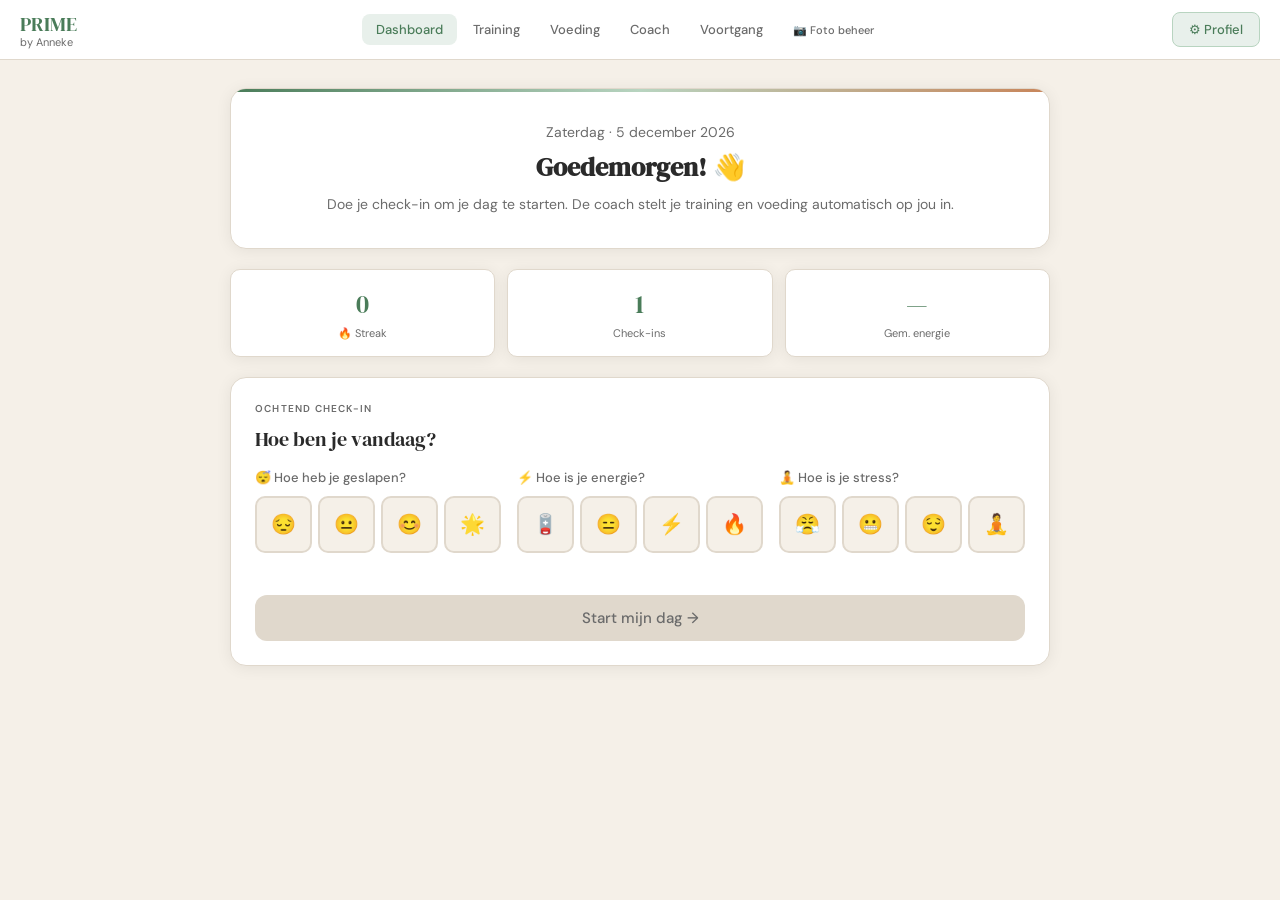
<file: PRIME_v2.html>
<!DOCTYPE html>
<html lang="nl">
<head>
<meta charset="UTF-8">
<meta name="viewport" content="width=device-width, initial-scale=1.0">
<title>PRIME by Anneke</title>
<link href="https://fonts.googleapis.com/css2?family=DM+Serif+Display:ital@0;1&family=DM+Sans:wght@300;400;500;600&display=swap" rel="stylesheet">
<style>
:root {
  --sage: #4a7c59;
  --sage-light: #e8f0eb;
  --sage-mid: #b8d4c0;
  --sand: #f5f0e8;
  --sand-dark: #e0d8cc;
  --charcoal: #2a2a2a;
  --muted: #6b6b6b;
  --white: #ffffff;
  --accent: #c8855a;
  --accent-light: #f5e8df;
  --radius: 16px;
  --radius-sm: 10px;
  --shadow: 0 2px 16px rgba(0,0,0,0.07);
}
* { box-sizing: border-box; margin: 0; padding: 0; }
body { font-family: 'DM Sans', sans-serif; background: var(--sand); color: var(--charcoal); min-height: 100vh; }

/* HEADER */
.header {
  background: var(--white);
  border-bottom: 1px solid var(--sand-dark);
  padding: 0 20px;
  display: flex; align-items: center; justify-content: space-between;
  height: 60px; position: sticky; top: 0; z-index: 100;
}
.logo { font-family: 'DM Serif Display', serif; font-size: 20px; color: var(--sage); }
.logo span { color: var(--muted); font-size: 11px; font-family: 'DM Sans', sans-serif; font-weight: 400; display: block; margin-top: -3px; }
.nav { display: flex; gap: 2px; }
.nav-btn {
  padding: 7px 14px; border-radius: 8px; border: none; background: none;
  font-family: 'DM Sans', sans-serif; font-size: 13px; color: var(--muted);
  cursor: pointer; transition: all 0.15s; font-weight: 500;
}
.nav-btn.active, .nav-btn:hover { background: var(--sage-light); color: var(--sage); }

/* SCREENS */
.screen { display: none; }
.screen.active { display: block; }
.container { max-width: 860px; margin: 0 auto; padding: 28px 20px; }

/* CARDS */
.card {
  background: var(--white); border-radius: var(--radius);
  border: 1px solid var(--sand-dark); padding: 24px;
  margin-bottom: 18px; box-shadow: var(--shadow);
}
.card-label {
  font-size: 10px; font-weight: 600; letter-spacing: 1.2px;
  text-transform: uppercase; color: var(--muted); margin-bottom: 10px;
}
.card-title { font-family: 'DM Serif Display', serif; font-size: 20px; margin-bottom: 16px; }

/* EMOJI SCALE */
.checkin-grid { display: grid; grid-template-columns: 1fr 1fr 1fr; gap: 16px; margin-bottom: 22px; }
@media(max-width:600px){ .checkin-grid { grid-template-columns: 1fr; } .nav { display: none; } }
.checkin-item label { display: block; font-size: 13px; font-weight: 500; color: var(--muted); margin-bottom: 10px; }
.emoji-scale { display: flex; gap: 6px; padding-bottom: 20px; }
.emoji-btn {
  flex: 1; aspect-ratio: 1; border: 2px solid var(--sand-dark);
  border-radius: 10px; background: var(--sand); font-size: 20px;
  cursor: pointer; transition: all 0.15s; display: flex; align-items: center; justify-content: center;
}
.emoji-btn:hover { border-color: var(--sage-mid); background: var(--sage-light); }
.emoji-btn.selected { border-color: var(--sage); background: var(--sage-light); transform: scale(1.1); }
.emoji-btn { position: relative; }
.emoji-btn::after {
  content: attr(title);
  position: absolute;
  bottom: -22px;
  left: 50%;
  transform: translateX(-50%);
  font-size: 10px;
  font-family: 'DM Sans', sans-serif;
  color: var(--muted);
  white-space: nowrap;
  opacity: 0;
  transition: opacity 0.15s;
  pointer-events: none;
}
.emoji-btn:hover::after { opacity: 1; }
.emoji-btn.selected::after { opacity: 1; color: var(--sage); font-weight: 600; }

/* BUTTONS */
.btn-primary {
  background: var(--sage); color: var(--white); border: none;
  padding: 13px 24px; border-radius: 12px; font-family: 'DM Sans', sans-serif;
  font-size: 15px; font-weight: 500; cursor: pointer; transition: all 0.2s; width: 100%;
}
.btn-primary:hover { background: #3d6649; transform: translateY(-1px); }
.btn-primary:disabled { background: var(--sand-dark); color: var(--muted); cursor: not-allowed; transform: none; }
.btn-sm {
  background: var(--sage-light); color: var(--sage); border: 1px solid var(--sage-mid);
  padding: 8px 16px; border-radius: 8px; font-family: 'DM Sans', sans-serif;
  font-size: 13px; font-weight: 500; cursor: pointer; transition: all 0.15s;
}
.btn-sm:hover { background: var(--sage-mid); }

/* HERO */
.hero {
  background: var(--white); border-radius: var(--radius); padding: 32px 28px;
  text-align: center; margin-bottom: 20px; border: 1px solid var(--sand-dark);
  box-shadow: var(--shadow); position: relative; overflow: hidden;
}
.hero::before {
  content: ''; position: absolute; top: 0; left: 0; right: 0; height: 3px;
  background: linear-gradient(90deg, var(--sage), var(--sage-mid), var(--accent));
}
.hero-date { font-size: 12px; color: var(--muted); margin-bottom: 6px; }
.hero h1 { font-family: 'DM Serif Display', serif; font-size: 26px; margin-bottom: 8px; }
.hero p { font-size: 14px; color: var(--muted); line-height: 1.6; }

/* TRAINING PLAN */
.training-type-badge {
  display: inline-flex; align-items: center; gap: 8px;
  padding: 8px 18px; border-radius: 100px; font-size: 13px; font-weight: 600;
  margin-bottom: 20px;
}
.badge-light { background: #e8f4fd; color: #2980b9; border: 1px solid #afd5f0; }
.badge-normal { background: var(--sage-light); color: var(--sage); border: 1px solid var(--sage-mid); }
.badge-heavy { background: var(--accent-light); color: var(--accent); border: 1px solid #e8c4a8; }

/* EXERCISE SLOTS */
.ex-slot { background: var(--white); border: 1.5px solid var(--sand-dark); border-radius: var(--radius); padding: 18px 20px; margin-bottom: 16px; box-shadow: var(--shadow); transition: all 0.2s; }
.ex-slot-on { border-color: var(--sage); background: var(--sage-light); }
.ex-slot-off { border-color: var(--sand-dark); background: var(--white); opacity: 0.6; }
.ex-slot-on .ex-slot-header { }
.ex-slot-header { display: flex; align-items: center; gap: 12px; margin-bottom: 14px; }
.ex-slot-num { width: 28px; height: 28px; border-radius: 50%; background: var(--sage); color: white; font-size: 13px; font-weight: 600; display: flex; align-items: center; justify-content: center; flex-shrink: 0; }
.ex-sel-indicator {
  width: 28px; height: 28px; border-radius: 50%; flex-shrink: 0;
  display: flex; align-items: center; justify-content: center;
  font-size: 13px; font-weight: 700; transition: all 0.2s;
  border: 2px solid var(--sage-mid); background: var(--white); color: var(--muted);
}
.ex-slot-on .ex-sel-indicator { background: var(--sage); color: white; border-color: var(--sage); }
.ex-slot-off .ex-option-card { opacity: 0.5; }
.ex-slot-off .ex-option-card.is-default,
.ex-slot-off .ex-option-card.selected { opacity: 0.5; border-color: var(--sand-dark); background: var(--white); }
.ex-options-scroll { display: grid; grid-template-columns: repeat(auto-fill, minmax(140px, 1fr)); gap: 10px; margin-bottom: 14px; }
.ex-option-card { border: 1.5px solid var(--sand-dark); border-radius: var(--radius-sm); padding: 0 0 10px 0; cursor: pointer; transition: all 0.15s; position: relative; overflow: hidden; background: var(--white); user-select: none; }
.ex-option-card:hover { border-color: var(--sage-mid); transform: translateY(-1px); }
.ex-option-card.selected { border-color: var(--sage); }
.ex-option-card.is-default { border-color: var(--sage); border-width: 2.5px; }
.ex-default-tag { position: absolute; top: -1px; right: 8px; background: var(--sage); color: white; font-size: 9px; font-weight: 600; padding: 2px 7px; border-radius: 0 0 6px 6px; letter-spacing: 0.3px; z-index: 1; }
.ex-option-sel { position: absolute; top: 8px; left: 8px; width: 20px; height: 20px; border-radius: 50%; background: var(--sand-dark); color: transparent; font-size: 11px; font-weight: 600; display: flex; align-items: center; justify-content: center; transition: all 0.15s; z-index: 1; }
.ex-option-card.selected .ex-option-sel, .ex-option-card.is-default .ex-option-sel { background: var(--sage); color: white; }
.ex-option-emoji { font-size: 36px; text-align: center; padding: 16px 8px 8px; display: block; }
.ex-option-photo { width: 100%; height: 85px; background-size: cover; background-position: center; background-color: var(--sand-dark); margin-bottom: 8px; }
.meal-emoji { font-size: 32px; margin-bottom: 8px; margin-top: 8px; text-align: center; display: block; }
.meal-photo { width: calc(100% + 24px); height: 90px; margin: -14px -12px 10px -12px; border-radius: var(--radius-sm) var(--radius-sm) 0 0; background-size: cover; background-position: center; background-color: var(--sand-dark); }
.product-icon { font-size: 32px; margin-bottom: 6px; text-align: center; }
.product-photo { width: calc(100% + 20px); height: 70px; margin: -12px -10px 8px -10px; border-radius: var(--radius-sm) var(--radius-sm) 0 0; background-size: cover; background-position: center; background-color: var(--sand-dark); }
.ex-option-name { font-size: 12px; font-weight: 600; line-height: 1.3; padding: 0 8px; margin-bottom: 4px; min-height: 30px; }
.ex-option-meta { font-size: 10px; color: var(--muted); padding: 0 8px; margin-bottom: 6px; }
.ex-option-yt { display: block; margin: 0 8px; padding: 4px 0; font-size: 10px; font-weight: 600; color: #ff0000; text-decoration: none; }
.ex-option-yt:hover { text-decoration: underline; }
.ex-detail-bar { background: var(--sand); border-radius: var(--radius-sm); padding: 14px 16px; }
.ex-tip { font-size: 13px; color: var(--charcoal); line-height: 1.6; border-left: 3px solid var(--sage); padding-left: 10px; }
.exercise-check { width: 28px; height: 28px; border-radius: 50%; border: 2px solid var(--sand-dark); display: flex; align-items: center; justify-content: center; font-size: 13px; color: transparent; background: var(--white); transition: all 0.2s; cursor: pointer; flex-shrink: 0; }
.exercise-check.done { border-color: var(--sage); background: var(--sage); color: white; }
.exercise-detail { padding: 16px 18px; border-top: 1px solid var(--sand-dark); display: none; background: var(--white); }
.exercise-detail.open { display: block; }
.sets-grid { display: grid; grid-template-columns: repeat(3, 1fr); gap: 10px; margin-bottom: 14px; }
.set-item { text-align: center; background: var(--sand); border-radius: 8px; padding: 10px 8px; }
.set-value { font-family: 'DM Serif Display', serif; font-size: 20px; color: var(--sage); }
.set-label { font-size: 11px; color: var(--muted); margin-top: 2px; }
.exercise-tip { font-size: 13px; color: var(--muted); line-height: 1.6; background: var(--sage-light); border-radius: 8px; padding: 10px 14px; border-left: 3px solid var(--sage); }

/* VOEDING */
.macro-bar-wrap { margin-bottom: 20px; }
.macro-totals { display: grid; grid-template-columns: repeat(4, 1fr); gap: 10px; margin-bottom: 14px; }
.macro-card { background: var(--sand); border-radius: var(--radius-sm); padding: 14px 12px; text-align: center; }
.macro-val { font-family: 'DM Serif Display', serif; font-size: 22px; }
.macro-lbl { font-size: 11px; color: var(--muted); margin-top: 3px; margin-bottom: 8px; }
.macro-doel { font-size: 10px; color: var(--muted); margin-top: 5px; }
.macro-val.kcal { color: var(--charcoal); }
.macro-val.prot { color: var(--accent); }
.macro-val.carb { color: #5a7cc8; }
.macro-val.fat { color: #c8a85a; }
.macro-bar-bg { height: 5px; background: var(--sand-dark); border-radius: 100px; overflow: hidden; }
.macro-bar-fill { height: 100%; background: var(--sage); border-radius: 100px; transition: width 0.4s ease, background 0.3s ease; }

.meal-block { margin-bottom: 26px; }
.meal-label { font-size: 11px; font-weight: 600; letter-spacing: 1px; text-transform: uppercase; color: var(--muted); margin-bottom: 12px; display: flex; align-items: center; gap: 6px; }
.meal-cards { display: grid; grid-template-columns: repeat(auto-fill, minmax(155px, 1fr)); gap: 10px; }
.meal-card {
  background: var(--white); border: 1.5px solid var(--sand-dark);
  border-radius: var(--radius-sm); padding: 14px 12px 12px;
  cursor: pointer; transition: all 0.15s; position: relative; user-select: none;
}
.meal-card:hover { border-color: var(--sage-mid); transform: translateY(-1px); }
.meal-card.selected { border-color: var(--sage); background: var(--sage-light); }
.meal-card.recommended::after {
  content: '★ Aanbevolen'; position: absolute; top: -1px; right: 8px;
  background: var(--sage); color: white; font-size: 9px; font-weight: 600;
  padding: 2px 7px; border-radius: 0 0 6px 6px; letter-spacing: 0.3px;
}
.meal-sel-indicator {
  position: absolute; top: 8px; left: 10px; width: 20px; height: 20px;
  border-radius: 50%; background: var(--sand-dark); color: var(--muted);
  font-size: 12px; font-weight: 600; display: flex; align-items: center; justify-content: center;
  transition: all 0.15s;
}
.meal-card.selected .meal-sel-indicator { background: var(--sage); color: white; }
.meal-emoji { font-size: 24px; margin-bottom: 7px; margin-top: 6px; }

.meal-name { font-weight: 600; font-size: 12px; margin-bottom: 7px; line-height: 1.4; min-height: 32px; }
.meal-macros { display: flex; flex-wrap: wrap; gap: 3px; margin-bottom: 6px; }
.macro-pill { font-size: 10px; padding: 2px 6px; border-radius: 100px; background: var(--sand); border: 1px solid var(--sand-dark); color: var(--muted); }
.meal-card.selected .macro-pill { background: white; }
.meal-kcal { font-size: 12px; font-weight: 600; color: var(--accent); }

/* NUTRIENT ROWS */
.nutrient-row { display: grid; grid-template-columns: 180px 110px 1fr; align-items: center; gap: 16px; padding: 14px 0; border-bottom: 1px solid var(--sand-dark); }
.nutrient-row:last-child { border-bottom: none; }
.nutrient-name { font-weight: 600; font-size: 14px; color: var(--charcoal); margin-bottom: 3px; }
.nutrient-doel { font-size: 12px; color: var(--muted); }
.nutrient-mid { display: flex; align-items: center; gap: 6px; }
.nutrient-arrow { font-size: 14px; color: var(--muted); }
.nutrient-val { font-size: 15px; font-weight: 600; color: var(--charcoal); white-space: nowrap; }
.nutrient-bar-wrap { display: flex; align-items: center; gap: 10px; }
.nutrient-bar-bg { flex: 1; height: 18px; background: var(--sand-dark); border-radius: 6px; overflow: hidden; }
.nutrient-bar-fill { height: 100%; border-radius: 6px; transition: width 0.5s ease; }
.nutrient-pct { font-size: 13px; font-weight: 600; color: var(--muted); min-width: 36px; text-align: right; }
@media(max-width:600px) { .nutrient-row { grid-template-columns: 1fr 90px; } .nutrient-left { grid-column: 1; } .nutrient-mid { grid-column: 2; } .nutrient-bar-wrap { grid-column: 1/-1; } }
.food-tabs { display: flex; gap: 4px; margin-bottom: 20px; border-bottom: 1px solid var(--sand-dark); padding-bottom: 0; }
.food-tab { padding: 10px 18px; border: none; background: none; font-family: 'DM Sans', sans-serif; font-size: 14px; font-weight: 500; color: var(--muted); cursor: pointer; border-bottom: 2px solid transparent; margin-bottom: -1px; transition: all 0.15s; }
.food-tab.active { color: var(--sage); border-bottom-color: var(--sage); }
.food-tab:hover { color: var(--sage); }

/* CATEGORY TABS */
.cat-tabs { display: flex; flex-wrap: wrap; gap: 6px; margin-bottom: 16px; }
.cat-tab { padding: 6px 14px; border-radius: 100px; border: 1.5px solid var(--sand-dark); background: none; font-size: 12px; font-weight: 500; cursor: pointer; color: var(--muted); font-family: 'DM Sans', sans-serif; transition: all 0.15s; }
.cat-tab.active { border-color: var(--sage); background: var(--sage-light); color: var(--sage); }
.cat-tab:hover { border-color: var(--sage-mid); color: var(--sage); }

/* PRODUCT GRID */
.product-grid { display: grid; grid-template-columns: repeat(auto-fill, minmax(140px, 1fr)); gap: 8px; }
.product-card { background: var(--white); border: 1.5px solid var(--sand-dark); border-radius: var(--radius-sm); padding: 12px 10px; cursor: pointer; transition: all 0.15s; text-align: center; }
.product-card:hover { border-color: var(--sage-mid); background: var(--sage-light); transform: translateY(-1px); }
.product-icon { font-size: 26px; margin-bottom: 6px; }

.product-name { font-size: 12px; font-weight: 600; margin-bottom: 4px; line-height: 1.3; }
.product-per { font-size: 10px; color: var(--muted); margin-bottom: 6px; }
.product-macros { display: flex; justify-content: center; gap: 4px; flex-wrap: wrap; }
.product-pill { font-size: 9px; padding: 1px 5px; border-radius: 100px; background: var(--sand); border: 1px solid var(--sand-dark); color: var(--muted); }

/* EXERCISE ALTERNATIVES */
.alt-section { margin-top: 14px; padding-top: 14px; border-top: 1px solid var(--sand-dark); }
.alt-label { font-size: 10px; font-weight: 600; letter-spacing: 1px; text-transform: uppercase; color: var(--muted); margin-bottom: 10px; }
.alt-cards { display: flex; flex-direction: column; gap: 8px; }
.alt-card {
  display: flex; align-items: center; gap: 12px; padding: 10px 14px;
  border: 1.5px solid var(--sand-dark); border-radius: var(--radius-sm);
  background: var(--sand); cursor: pointer; transition: all 0.15s;
}
.alt-card:hover { border-color: var(--sage-mid); background: var(--sage-light); }
.alt-card.selected { border-color: var(--sage); background: var(--sage-light); }
.alt-card.is-default { border-color: var(--sage); background: var(--sage-light); }
.alt-icon { font-size: 20px; width: 36px; text-align: center; flex-shrink: 0; }
.alt-info { flex: 1; }
.alt-name { font-size: 13px; font-weight: 600; }
.alt-meta { font-size: 11px; color: var(--muted); margin-top: 2px; }
.alt-check { width: 20px; height: 20px; border-radius: 50%; border: 2px solid var(--sand-dark); flex-shrink: 0; display: flex; align-items: center; justify-content: center; font-size: 10px; color: transparent; }
.alt-card.selected .alt-check, .alt-card.is-default .alt-check { border-color: var(--sage); background: var(--sage); color: white; }
.portion-modal-wrap { display: none; position: fixed; inset: 0; background: rgba(0,0,0,0.4); z-index: 300; align-items: flex-end; justify-content: center; padding: 0; }
.portion-modal-wrap.open { display: flex; }
.portion-modal { background: var(--white); border-radius: 20px 20px 0 0; padding: 28px 24px 36px; width: 100%; max-width: 500px; }
.portion-product-name { font-family: 'DM Serif Display', serif; font-size: 20px; margin-bottom: 4px; }
.portion-per100 { font-size: 12px; color: var(--muted); margin-bottom: 20px; }
.portion-moment-label { font-size: 12px; font-weight: 500; color: var(--muted); margin-bottom: 8px; }
.moment-btns { display: flex; gap: 8px; margin-bottom: 20px; flex-wrap: wrap; }
.moment-btn { padding: 8px 14px; border-radius: 8px; border: 1.5px solid var(--sand-dark); background: none; font-size: 13px; font-weight: 500; cursor: pointer; font-family: 'DM Sans', sans-serif; transition: all 0.15s; color: var(--charcoal); }
.moment-btn.active { border-color: var(--sage); background: var(--sage-light); color: var(--sage); }
.portion-input-row { display: flex; align-items: center; gap: 10px; margin-bottom: 16px; }
.portion-input-row input { width: 100px; padding: 10px 14px; border: 1.5px solid var(--sand-dark); border-radius: 10px; font-family: 'DM Sans', sans-serif; font-size: 16px; font-weight: 600; text-align: center; outline: none; transition: border-color 0.2s; color: var(--charcoal); }
.portion-input-row input:focus { border-color: var(--sage); }
.portion-unit { font-size: 14px; color: var(--muted); }
.portion-preview { background: var(--sand); border-radius: 10px; padding: 12px 16px; display: grid; grid-template-columns: repeat(4,1fr); gap: 8px; text-align: center; margin-bottom: 20px; }
.prev-val { font-family: 'DM Serif Display', serif; font-size: 18px; }
.prev-lbl { font-size: 10px; color: var(--muted); margin-top: 2px; }

/* DAY LOG */
.log-item { display: flex; align-items: center; gap: 12px; padding: 12px 16px; background: var(--white); border: 1px solid var(--sand-dark); border-radius: var(--radius-sm); margin-bottom: 8px; }
.log-moment-badge { font-size: 10px; font-weight: 600; padding: 3px 8px; border-radius: 6px; background: var(--sage-light); color: var(--sage); min-width: 60px; text-align: center; }
.log-name { flex: 1; font-size: 13px; font-weight: 500; }
.log-portion { font-size: 12px; color: var(--muted); }
.log-kcal { font-size: 13px; font-weight: 600; color: var(--accent); min-width: 55px; text-align: right; }
.log-remove { background: none; border: none; font-size: 16px; color: var(--muted); cursor: pointer; padding: 0 4px; transition: color 0.15s; }
.log-remove:hover { color: #e74c3c; }

/* SEARCH BAR */
.search-bar { display: flex; align-items: center; gap: 10px; background: var(--white); border: 1.5px solid var(--sand-dark); border-radius: 12px; padding: 10px 16px; transition: border-color 0.2s; }
.search-bar:focus-within { border-color: var(--sage); }
.chat-wrap { background: var(--sand); border-radius: var(--radius); border: 1px solid var(--sand-dark); min-height: 280px; max-height: 460px; overflow-y: auto; padding: 18px; margin-bottom: 14px; display: flex; flex-direction: column; gap: 14px; }
.msg { display: flex; gap: 10px; align-items: flex-start; animation: fadeUp 0.25s ease; }
@keyframes fadeUp { from { opacity: 0; transform: translateY(5px); } to { opacity: 1; transform: none; } }
.msg-av { width: 34px; height: 34px; border-radius: 50%; display: flex; align-items: center; justify-content: center; font-size: 12px; font-weight: 600; flex-shrink: 0; }
.msg-av.coach { background: var(--sage-light); color: var(--sage); border: 1.5px solid var(--sage-mid); }
.msg-av.user { background: var(--accent-light); color: var(--accent); }
.msg-bubble { flex: 1; background: var(--white); border-radius: 14px; padding: 12px 16px; font-size: 14px; line-height: 1.65; border: 1px solid var(--sand-dark); }
.msg.user-msg { flex-direction: row-reverse; }
.msg.user-msg .msg-bubble { background: var(--sage); color: white; border-color: var(--sage); }
.chat-row { display: flex; gap: 8px; }
.chat-in { flex: 1; padding: 12px 16px; border: 1.5px solid var(--sand-dark); border-radius: 12px; font-family: 'DM Sans', sans-serif; font-size: 14px; background: var(--white); color: var(--charcoal); outline: none; transition: border-color 0.2s; }
.chat-in:focus { border-color: var(--sage); }
.send-btn { background: var(--sage); color: white; border: none; padding: 12px 18px; border-radius: 12px; font-size: 16px; cursor: pointer; transition: background 0.2s; }
.send-btn:hover { background: #3d6649; }
.send-btn:disabled { background: var(--sand-dark); cursor: not-allowed; }
.quick-btns { display: flex; flex-wrap: wrap; gap: 8px; margin-top: 12px; }
.quick-btn { padding: 7px 14px; border-radius: 100px; border: 1.5px solid var(--sand-dark); background: none; font-size: 12px; font-weight: 500; cursor: pointer; color: var(--charcoal); font-family: 'DM Sans', sans-serif; transition: all 0.15s; }
.quick-btn:hover { border-color: var(--sage); color: var(--sage); background: var(--sage-light); }

/* TYPING */
.typing-dots { display: flex; gap: 4px; padding: 4px 0; }
.dot { width: 6px; height: 6px; background: var(--muted); border-radius: 50%; animation: bounce 1.2s infinite; }
.dot:nth-child(2) { animation-delay: 0.2s; }
.dot:nth-child(3) { animation-delay: 0.4s; }
@keyframes bounce { 0%,60%,100%{transform:translateY(0)} 30%{transform:translateY(-6px)} }

/* STATS */
.stats-row { display: grid; grid-template-columns: repeat(3, 1fr); gap: 12px; margin-bottom: 20px; }
.stat-card { background: var(--white); border: 1px solid var(--sand-dark); border-radius: var(--radius-sm); padding: 16px; text-align: center; box-shadow: var(--shadow); }
.stat-val { font-family: 'DM Serif Display', serif; font-size: 26px; color: var(--sage); }
.stat-lbl { font-size: 11px; color: var(--muted); margin-top: 4px; }

/* PROGRESS */
.progress-wrap { margin: 16px 0; }
.progress-top { display: flex; justify-content: space-between; font-size: 12px; color: var(--muted); margin-bottom: 6px; }
.progress-bg { height: 7px; background: var(--sand-dark); border-radius: 100px; overflow: hidden; }
.progress-fill { height: 100%; background: var(--sage); border-radius: 100px; transition: width 0.5s ease; }

/* SUCCESS BANNER */
.success-banner { background: var(--sage-light); border: 1.5px solid var(--sage-mid); border-radius: var(--radius); padding: 20px 24px; margin-bottom: 18px; }
.success-banner h3 { font-family: 'DM Serif Display', serif; font-size: 19px; color: var(--sage); margin-bottom: 6px; }
.success-banner p { font-size: 14px; color: #3d6649; line-height: 1.6; }

/* DIVIDER */
.divider { height: 1px; background: var(--sand-dark); margin: 22px 0; }

/* TWO COL */
.two-col { display: grid; grid-template-columns: 1fr 1fr; gap: 18px; }
@media(max-width:680px){ .two-col { grid-template-columns: 1fr; } }

/* PROFILE MODAL */
.overlay { display: none; position: fixed; inset: 0; background: rgba(0,0,0,0.4); z-index: 200; align-items: center; justify-content: center; padding: 20px; }
.overlay.open { display: flex; }
.modal { background: var(--white); border-radius: var(--radius); padding: 28px; max-width: 440px; width: 100%; box-shadow: 0 20px 60px rgba(0,0,0,0.2); }
.modal-title { font-family: 'DM Serif Display', serif; font-size: 20px; margin-bottom: 18px; display: flex; justify-content: space-between; align-items: center; }
.modal-close { background: none; border: none; font-size: 22px; cursor: pointer; color: var(--muted); }
.form-row { margin-bottom: 16px; }
.form-row label { display: block; font-size: 12px; font-weight: 500; color: var(--muted); margin-bottom: 6px; }
.form-row input, .form-row select { width: 100%; padding: 11px 14px; border: 1.5px solid var(--sand-dark); border-radius: 10px; font-family: 'DM Sans', sans-serif; font-size: 14px; color: var(--charcoal); background: var(--white); outline: none; transition: border-color 0.2s; }
.form-row input:focus, .form-row select:focus { border-color: var(--sage); }

/* CHECKOUT TRAINING SUMMARY */
.training-summary-block { background: var(--sand); border-radius: var(--radius-sm); padding: 16px; }
.training-summary-label { font-size: 10px; font-weight: 600; letter-spacing: 1px; text-transform: uppercase; color: var(--muted); margin-bottom: 10px; }
.training-status-row { display: flex; align-items: center; gap: 10px; margin-bottom: 8px; }
.training-status-icon { font-size: 22px; }
.training-status-text { font-size: 14px; font-weight: 500; }
.training-status-sub { font-size: 12px; color: var(--muted); margin-top: 2px; }
.training-done-list { display: flex; flex-wrap: wrap; gap: 6px; margin-top: 10px; }
.done-tag { font-size: 11px; padding: 3px 9px; border-radius: 100px; background: var(--sage-light); color: var(--sage); border: 1px solid var(--sage-mid); }
.skipped-tag { font-size: 11px; padding: 3px 9px; border-radius: 100px; background: var(--sand-dark); color: var(--muted); border: 1px solid var(--sand-dark); text-decoration: line-through; }
.coach-confirm-question { font-size: 14px; color: var(--charcoal); line-height: 1.65; background: var(--white); border-radius: var(--radius-sm); padding: 12px 14px; margin-top: 12px; border-left: 3px solid var(--sage); }
.confirm-btn { padding: 9px 18px; border-radius: 10px; border: 1.5px solid var(--sand-dark); background: var(--white); font-family: 'DM Sans', sans-serif; font-size: 13px; font-weight: 500; cursor: pointer; transition: all 0.15s; color: var(--charcoal); }
.confirm-btn:hover { border-color: var(--sage); background: var(--sage-light); color: var(--sage); }
.confirm-btn.selected { border-color: var(--sage); background: var(--sage-light); color: var(--sage); }

/* TAG */
.tag { display: inline-block; padding: 3px 10px; border-radius: 100px; font-size: 11px; font-weight: 500; margin-right: 5px; }
.tag-sage { background: var(--sage-light); color: var(--sage); border: 1px solid var(--sage-mid); }

/* HISTORY */
.history-item { display: flex; align-items: center; gap: 14px; padding: 12px 0; border-bottom: 1px solid var(--sand-dark); }
.history-date { font-size: 12px; color: var(--muted); min-width: 90px; }
.history-dots { display: flex; gap: 6px; }
.hdot { width: 10px; height: 10px; border-radius: 50%; }
</style>
</head>
<body>

<header class="header">
  <div class="logo">PRIME <span>by Anneke</span></div>
  <nav class="nav">
    <button class="nav-btn active" onclick="go('home')">Dashboard</button>
    <button class="nav-btn" onclick="go('training')">Training</button>
    <button class="nav-btn" onclick="go('voeding')">Voeding</button>
    <button class="nav-btn" onclick="go('coach')">Coach</button>
    <button class="nav-btn" onclick="go('history')">Voortgang</button>
    <button class="nav-btn" onclick="go('beheer')" style="font-size:11px">📷 Foto beheer</button>
  </nav>
  <button class="btn-sm" onclick="openProfile()">⚙ Profiel</button>
</header>

<!-- HOME -->
<div id="screen-home" class="screen active">
<div class="container">

  <div class="hero">
    <p class="hero-date" id="hero-date"></p>
    <h1 id="hero-greeting">Goedemorgen! 👋</h1>
    <p id="hero-sub">Doe je check-in om je dag te starten. De coach stelt je training en voeding automatisch op jou in.</p>
  </div>

  <!-- STATS -->
  <div class="stats-row">
    <div class="stat-card"><div class="stat-val" id="s-streak">0</div><div class="stat-lbl">🔥 Streak</div></div>
    <div class="stat-card"><div class="stat-val" id="s-checkins">0</div><div class="stat-lbl">Check-ins</div></div>
    <div class="stat-card"><div class="stat-val" id="s-avg">—</div><div class="stat-lbl">Gem. energie</div></div>
  </div>

  <!-- CHECK-IN -->
  <div id="checkin-section">
    <div class="card">
      <div class="card-label">Ochtend check-in</div>
      <div class="card-title">Hoe ben je vandaag?</div>
      <div class="checkin-grid">
        <div class="checkin-item">
          <label>😴 Hoe heb je geslapen?</label>
          <div class="emoji-scale">
            <button class="emoji-btn" onclick="pick('sleep',1,this)" title="Slecht">😔</button>
            <button class="emoji-btn" onclick="pick('sleep',2,this)" title="Matig">😐</button>
            <button class="emoji-btn" onclick="pick('sleep',3,this)" title="Goed">😊</button>
            <button class="emoji-btn" onclick="pick('sleep',4,this)" title="Uitstekend">🌟</button>
          </div>
        </div>
        <div class="checkin-item">
          <label>⚡ Hoe is je energie?</label>
          <div class="emoji-scale">
            <button class="emoji-btn" onclick="pick('energy',1,this)" title="Laag">🪫</button>
            <button class="emoji-btn" onclick="pick('energy',2,this)" title="Gemiddeld">😑</button>
            <button class="emoji-btn" onclick="pick('energy',3,this)" title="Hoog">⚡</button>
            <button class="emoji-btn" onclick="pick('energy',4,this)" title="Zeer hoog">🔥</button>
          </div>
        </div>
        <div class="checkin-item">
          <label>🧘 Hoe is je stress?</label>
          <div class="emoji-scale">
            <button class="emoji-btn" onclick="pick('stress',1,this)" title="Veel stress">😤</button>
            <button class="emoji-btn" onclick="pick('stress',2,this)" title="Redelijk wat stress">😬</button>
            <button class="emoji-btn" onclick="pick('stress',3,this)" title="Weinig stress">😌</button>
            <button class="emoji-btn" onclick="pick('stress',4,this)" title="Geen stress">🧘</button>
          </div>
        </div>
      </div>
      <button class="btn-primary" id="checkin-btn" onclick="doCheckin()" disabled>Start mijn dag →</button>
    </div>
  </div>

  <!-- DAY OVERVIEW (after check-in) -->
  <div id="day-section" style="display:none">
    <div class="success-banner">
      <h3 id="day-title">Je dag is klaar ✓</h3>
      <p id="day-summary">Coach Ira heeft je dag afgestemd op jouw check-in.</p>
    </div>

    <div id="coach-message-home" class="card" style="margin-bottom:18px;display:none">
      <div class="card-label">Coach Ira zegt</div>
      <div id="coach-msg-text" style="font-size:14px;line-height:1.75;color:var(--charcoal)"></div>
    </div>

    <div class="two-col">
      <div class="card" style="margin-bottom:0;cursor:pointer" onclick="go('training')">
        <div class="card-label">Training vandaag</div>
        <div id="home-training-badge"></div>
        <div id="home-training-preview" style="font-size:13px;line-height:1.7;color:var(--muted)"></div>
        <div style="margin-top:14px"><button class="btn-sm" style="width:100%">Bekijk schema →</button></div>
      </div>
      <div class="card" style="margin-bottom:0;cursor:pointer" onclick="go('voeding')">
        <div class="card-label">Voeding vandaag</div>
        <div id="home-nutrient-rows" style="margin-bottom:12px">
          <!-- Gevuld door updateHomeMacros() -->
          <div style="font-size:13px;color:var(--muted)" id="home-macro-preview">Doe je check-in om je voedingsdoelen te zien</div>
        </div>
        <button class="btn-sm" style="width:100%">Bekijk maaltijdplan →</button>
      </div>
    </div>

    <!-- CHECKOUT -->
    <div class="checkout-card" id="checkout-card">
      <h3>Avond check-out 🌙</h3>

      <!-- TRAINING SAMENVATTING -->
      <div class="training-summary-block" id="training-summary-block">
        <div class="training-summary-label">Training vandaag</div>
        <div id="training-summary-content"></div>
        <div id="training-confirm-question" style="display:none" class="coach-confirm-question"></div>
        <div id="training-confirm-btns" style="display:none;display:flex;gap:8px;margin-top:10px;flex-wrap:wrap"></div>
      </div>

      <div class="divider" style="margin:18px 0"></div>

      <!-- VOEDING SAMENVATTING -->
      <div class="training-summary-block" id="food-summary-block">
        <div class="training-summary-label">Voeding vandaag</div>
        <div id="food-summary-content"></div>
        <div id="food-confirm-question" style="display:none" class="coach-confirm-question"></div>
        <div id="food-confirm-btns" style="display:none;gap:8px;margin-top:10px;flex-wrap:wrap"></div>
      </div>

      <div class="divider" style="margin:18px 0"></div>

      <!-- ENERGIE (als laatste) -->
      <div class="checkin-item">
        <label>⚡ Hoe was je energie vandaag?</label>
        <div class="emoji-scale">
          <button class="emoji-btn" onclick="pickOut('energy',1,this)" title="Laag">🪫</button>
          <button class="emoji-btn" onclick="pickOut('energy',2,this)" title="Gemiddeld">😑</button>
          <button class="emoji-btn" onclick="pickOut('energy',3,this)" title="Hoog">⚡</button>
          <button class="emoji-btn" onclick="pickOut('energy',4,this)" title="Zeer hoog">🔥</button>
        </div>
      </div>

      <div style="margin-top:20px">
        <button class="btn-primary" id="checkout-btn" onclick="doCheckout()" disabled>Dag afronden →</button>
      </div>
    </div>
  </div>

</div>
</div>

<!-- TRAINING SCREEN -->
<div id="screen-training" class="screen">
<div class="container">
  <div style="margin-bottom:16px">
    <div class="card-label" style="margin-bottom:4px">Training</div>
    <h2 style="font-family:'DM Serif Display',serif;font-size:26px;margin-bottom:6px" id="training-screen-title">Vandaag</h2>
    <div id="training-screen-badge"></div>
  </div>

  <!-- TABS -->
  <div class="food-tabs" style="margin-bottom:18px">
    <button class="food-tab active" id="ttab-schema"      onclick="switchTrainingTab('schema')">Aanbevolen schema</button>
    <button class="food-tab"        id="ttab-schemas"     onclick="switchTrainingTab('schemas')">Schema's</button>
    <button class="food-tab"        id="ttab-oefeningen"  onclick="switchTrainingTab('oefeningen')">Losse oefeningen</button>
    <button class="food-tab"        id="ttab-dag"         onclick="switchTrainingTab('dag')">Mijn dag</button>
  </div>

  <!-- TAB: SCHEMA -->
  <div id="ttab-content-schema">
    <div id="no-checkin-msg" class="card" style="text-align:center;padding:40px">
      <div style="font-size:40px;margin-bottom:12px">🌅</div>
      <div style="font-family:'DM Serif Display',serif;font-size:18px;margin-bottom:8px">Doe eerst je check-in</div>
      <div style="font-size:14px;color:var(--muted);margin-bottom:18px">Je training wordt automatisch afgestemd op hoe je je vandaag voelt.</div>
      <button class="btn-sm" onclick="go('home')">Naar check-in →</button>
    </div>
    <div id="training-content" style="display:none">
      <div class="progress-wrap">
        <div class="progress-top"><span>Voortgang</span><span id="training-prog-txt">0 / 0 gedaan</span></div>
        <div class="progress-bg"><div class="progress-fill" id="training-prog-bar" style="width:0%"></div></div>
      </div>
      <div id="exercise-list"></div>
    </div>
  </div>

  <!-- TAB: SCHEMA'S -->
  <div id="ttab-content-schemas" style="display:none">
    <div style="font-size:14px;color:var(--muted);margin-bottom:16px">Kies een trainingsschema. De oefeningen worden toegevoegd aan <strong>Mijn dag</strong>.</div>
    <div id="schemas-list"></div>
  </div>

  <!-- TAB: LOSSE OEFENINGEN -->
  <div id="ttab-content-oefeningen" style="display:none">
    <div class="card" style="margin-bottom:16px;padding:14px 16px;display:flex;align-items:center;gap:10px;background:var(--sage-light);border-color:var(--sage-mid)">
      <div style="font-size:20px">💡</div>
      <div style="font-size:13px;color:var(--charcoal)">Klik op een oefening om hem toe te voegen aan <strong>Mijn dag</strong>. Je kunt sets en reps aanpassen.</div>
    </div>
    <div id="extra-exercise-list"></div>
  </div>

  <!-- TAB: MIJN DAG -->
  <div id="ttab-content-dag" style="display:none">
    <div id="dag-debug" style="font-size:11px;color:var(--muted);margin-bottom:8px;padding:6px 10px;background:var(--sand);border-radius:6px"></div>
    <div id="dag-progress-wrap" style="display:none;margin-bottom:16px">
      <div class="progress-wrap">
        <div class="progress-top"><span>Voortgang</span><span id="dag-progress-txt">0 / 0 gedaan</span></div>
        <div class="progress-bg"><div class="progress-fill" id="dag-progress-bar" style="width:0%"></div></div>
      </div>
    </div>
    <div id="training-dag-empty" class="card" style="text-align:center;padding:40px;display:none">
      <div style="font-size:40px;margin-bottom:12px">🏋️</div>
      <div style="font-family:'DM Serif Display',serif;font-size:18px;margin-bottom:8px">Nog geen extra oefeningen</div>
      <div style="font-size:14px;color:var(--muted);margin-bottom:18px">Voeg losse oefeningen toe via het tabblad "Losse oefeningen".</div>
      <button class="btn-sm" onclick="switchTrainingTab('oefeningen')">Voeg oefening toe →</button>
    </div>
    <div id="training-dag-list"></div>
    <div id="training-dag-total" style="display:none;margin-top:16px"></div>
  </div>

</div>
</div>

<!-- VOEDING SCREEN -->
<div id="screen-voeding" class="screen">
<div class="container">
  <div style="margin-bottom:20px">
    <div class="card-label" style="margin-bottom:4px">Voeding vandaag</div>
    <h2 style="font-family:'DM Serif Display',serif;font-size:26px;margin-bottom:4px">Maaltijdplanner</h2>
    <div style="font-size:13px;color:var(--muted)" id="food-subtitle">Afgestemd op jouw check-in en doelen</div>
  </div>

  <div id="no-checkin-food" class="card" style="text-align:center;padding:40px">
    <div style="font-size:40px;margin-bottom:12px">🥗</div>
    <div style="font-family:'DM Serif Display',serif;font-size:18px;margin-bottom:8px">Doe eerst je check-in</div>
    <div style="font-size:14px;color:var(--muted);margin-bottom:18px">Je maaltijdplan wordt afgestemd op jouw energie en doelen.</div>
    <button class="btn-sm" onclick="go('home')">Naar check-in →</button>
  </div>

  <div id="food-content" style="display:none">


    <!-- CALORIE EN NUTRIËNTEN INNAME -->
    <div class="card" style="margin-bottom:18px;padding:24px">
      <h3 style="font-family:'DM Serif Display',serif;font-size:20px;margin-bottom:20px">Calorie en nutriënten inname</h3>
      <div id="nutrient-rows">
        <!-- Calorieën -->
        <div class="nutrient-row">
          <div class="nutrient-left">
            <div class="nutrient-name">Calorieën</div>
            <div class="nutrient-doel" id="doel-kcal">Doel: —</div>
          </div>
          <div class="nutrient-mid">
            <span class="nutrient-arrow">∧</span>
            <span class="nutrient-val" id="f-kcal">0 kcal</span>
          </div>
          <div class="nutrient-bar-wrap">
            <div class="nutrient-bar-bg">
              <div class="nutrient-bar-fill" id="bar-kcal" style="width:0%;background:#4CAF50"></div>
            </div>
            <div class="nutrient-pct" id="pct-kcal">0%</div>
          </div>
        </div>
        <!-- Koolhydraten -->
        <div class="nutrient-row">
          <div class="nutrient-left">
            <div class="nutrient-name">Koolhydraten</div>
            <div class="nutrient-doel" id="doel-carb">Doel: —</div>
          </div>
          <div class="nutrient-mid">
            <span class="nutrient-arrow">∧</span>
            <span class="nutrient-val" id="f-carb">0 g.</span>
          </div>
          <div class="nutrient-bar-wrap">
            <div class="nutrient-bar-bg">
              <div class="nutrient-bar-fill" id="bar-carb" style="width:0%;background:#E91E8C"></div>
            </div>
            <div class="nutrient-pct" id="pct-carb">0%</div>
          </div>
        </div>
        <!-- Eiwitten -->
        <div class="nutrient-row">
          <div class="nutrient-left">
            <div class="nutrient-name">Eiwitten</div>
            <div class="nutrient-doel" id="doel-prot">Doel: —</div>
          </div>
          <div class="nutrient-mid">
            <span class="nutrient-arrow">∧</span>
            <span class="nutrient-val" id="f-prot">0 g.</span>
          </div>
          <div class="nutrient-bar-wrap">
            <div class="nutrient-bar-bg">
              <div class="nutrient-bar-fill" id="bar-prot" style="width:0%;background:#2196F3"></div>
            </div>
            <div class="nutrient-pct" id="pct-prot">0%</div>
          </div>
        </div>
        <!-- Vetten -->
        <div class="nutrient-row">
          <div class="nutrient-left">
            <div class="nutrient-name">Vetten</div>
            <div class="nutrient-doel" id="doel-fat">Doel: —</div>
          </div>
          <div class="nutrient-mid">
            <span class="nutrient-arrow">∧</span>
            <span class="nutrient-val" id="f-fat">0 g.</span>
          </div>
          <div class="nutrient-bar-wrap">
            <div class="nutrient-bar-bg">
              <div class="nutrient-bar-fill" id="bar-fat" style="width:0%;background:#FF5722"></div>
            </div>
            <div class="nutrient-pct" id="pct-fat">0%</div>
          </div>
        </div>
      </div>
    </div>

    <!-- TABS: MAALTIJDPLAN / BASISPRODUCTEN -->
    <div class="food-tabs">
      <button class="food-tab active" id="tab-plan" onclick="switchFoodTab('plan')">Maaltijdplan</button>
      <button class="food-tab" id="tab-basis" onclick="switchFoodTab('basis')">Basisproducten</button>
      <button class="food-tab" id="tab-log" onclick="switchFoodTab('log')">Mijn dag <span id="log-count-badge" style="display:none;background:var(--sage);color:white;border-radius:100px;font-size:10px;padding:1px 7px;margin-left:4px">0</span></button>
    </div>

    <!-- TAB: MAALTIJDPLAN -->
    <div id="foodtab-plan">
      <div id="meal-count" style="font-size:13px;color:var(--muted);margin-bottom:16px">Klik op een maaltijd om hem toe te voegen aan je dag</div>
      <div id="meal-plan"></div>
    </div>

    <!-- TAB: BASISPRODUCTEN -->
    <div id="foodtab-basis" style="display:none">
      <div class="search-bar" style="margin-bottom:16px">
        <span style="font-size:15px;color:var(--muted)">🔍</span>
        <input type="text" id="product-search" placeholder="Zoek product..." oninput="renderProducts()" style="flex:1;border:none;outline:none;font-family:'DM Sans',sans-serif;font-size:14px;background:none;color:var(--charcoal)">
      </div>
      <div class="cat-tabs" id="cat-tabs">
        <button class="cat-tab active" onclick="filterCat('alle',this)">Alle</button>
        <button class="cat-tab" onclick="filterCat('fruit',this)">Fruit</button>
        <button class="cat-tab" onclick="filterCat('groente',this)">Groente</button>
        <button class="cat-tab" onclick="filterCat('vlees',this)">Vlees</button>
        <button class="cat-tab" onclick="filterCat('vis',this)">Vis</button>
        <button class="cat-tab" onclick="filterCat('zuivel',this)">Zuivel</button>
        <button class="cat-tab" onclick="filterCat('granen',this)">Granen</button>
        <button class="cat-tab" onclick="filterCat('noten',this)">Noten</button>
        <button class="cat-tab" onclick="filterCat('overig',this)">Overig</button>
      </div>
      <div id="product-grid"></div>
    </div>

    <!-- TAB: MIJN DAG LOG -->
    <div id="foodtab-log" style="display:none">
      <div id="day-log-empty" style="text-align:center;padding:40px 20px;color:var(--muted);font-size:14px">
        Nog niets gelogd. Voeg maaltijden of producten toe via de andere tabbladen.
      </div>
      <div id="day-log-list"></div>
      <div id="day-log-totals" style="display:none">
        <div class="divider"></div>
        <div style="font-size:13px;font-weight:500;color:var(--muted);margin-bottom:10px">Totaal overzicht</div>
        <div id="log-summary"></div>
      </div>
    </div>

  </div>
</div>
</div>

<!-- COACH SCREEN -->
<div id="screen-coach" class="screen">
<div class="container">
  <div style="margin-bottom:20px">
    <div class="card-label" style="margin-bottom:4px">AI Coach</div>
    <h2 style="font-family:'DM Serif Display',serif;font-size:26px">Coach Ira</h2>
    <div style="font-size:13px;color:var(--muted)">Direct, nuchter, warm — altijd beschikbaar</div>
  </div>
  <div class="card" style="padding:0;overflow:hidden">
    <div class="chat-wrap" id="chat-area"></div>
    <div style="padding:16px;border-top:1px solid var(--sand-dark)">
      <div class="chat-row">
        <input class="chat-in" id="chat-input" type="text" placeholder="Stel een vraag aan coach Ira..." onkeydown="if(event.key==='Enter')sendMsg()">
        <button class="send-btn" id="send-btn" onclick="sendMsg()">→</button>
      </div>
      <div class="quick-btns">
        <button class="quick-btn" onclick="qMsg('Wat moet ik eten na een zware training?')">Na training eten 💪</button>
        <button class="quick-btn" onclick="qMsg('Ik slaap slecht, wat kan ik doen?')">Beter slapen 😴</button>
        <button class="quick-btn" onclick="qMsg('Ik heb weinig motivatie vandaag, wat nu?')">Motivatie 🔥</button>
        <button class="quick-btn" onclick="qMsg('Geef me een snel gezond ontbijt idee.')">Snel ontbijt 🌅</button>
        <button class="quick-btn" onclick="qMsg('Hoe bouw ik een gezonde routine op stap voor stap?')">Routine opbouwen 📅</button>
      </div>
    </div>
  </div>
</div>
</div>

<!-- HISTORY SCREEN -->
<div id="screen-history" class="screen">
<div class="container">
  <div style="margin-bottom:20px;display:flex;justify-content:space-between;align-items:flex-start">
    <div>
      <div class="card-label" style="margin-bottom:4px">Voortgang</div>
      <h2 style="font-family:'DM Serif Display',serif;font-size:26px" id="h-username">Statistieken</h2>
      <div style="font-size:13px;color:var(--muted)" id="h-goal"></div>
    </div>
    <div style="font-size:12px;color:var(--muted);text-align:right;padding-top:4px" id="h-period"></div>
  </div>

  <!-- HOOFDCIJFERS -->
  <div class="stats-row" style="grid-template-columns:repeat(4,1fr)">
    <div class="stat-card">
      <div class="stat-val" id="h-streak" style="font-size:28px">0</div>
      <div class="stat-lbl">🔥 Huidige streak</div>
    </div>
    <div class="stat-card">
      <div class="stat-val" id="h-total" style="font-size:28px">0</div>
      <div class="stat-lbl">Totaal check-ins</div>
    </div>
    <div class="stat-card">
      <div class="stat-val" id="h-trainings" style="font-size:28px">0</div>
      <div class="stat-lbl">Trainingen voltooid</div>
    </div>
    <div class="stat-card">
      <div class="stat-val" id="h-best-streak" style="font-size:28px">0</div>
      <div class="stat-lbl">🏆 Beste streak ooit</div>
    </div>
  </div>

  <!-- ENERGIE & SLAAP -->
  <div class="two-col" style="margin-bottom:18px">
    <div class="card" style="margin-bottom:0">
      <div class="card-label" style="margin-bottom:14px">Energie & Slaap (7 dagen gem.)</div>
      <div style="display:grid;grid-template-columns:1fr 1fr 1fr;gap:12px">
        <div style="text-align:center">
          <div style="font-family:'DM Serif Display',serif;font-size:26px;color:var(--sage)" id="h-avg-energy">—</div>
          <div style="font-size:11px;color:var(--muted);margin-top:4px">Energie ochtend</div>
          <div style="font-size:10px;color:var(--muted)" id="h-energy-trend"></div>
        </div>
        <div style="text-align:center">
          <div style="font-family:'DM Serif Display',serif;font-size:26px;color:#5a7cc8" id="h-avg-sleep">—</div>
          <div style="font-size:11px;color:var(--muted);margin-top:4px">Slaap</div>
        </div>
        <div style="text-align:center">
          <div style="font-family:'DM Serif Display',serif;font-size:26px;color:var(--accent)" id="h-avg-stress">—</div>
          <div style="font-size:11px;color:var(--muted);margin-top:4px">Stress</div>
        </div>
      </div>
      <div class="divider" style="margin:14px 0"></div>
      <div style="font-size:12px;color:var(--muted)">Energie einde van de dag (gem. 7 dgn)</div>
      <div style="font-family:'DM Serif Display',serif;font-size:20px;color:var(--sage);margin-top:4px" id="h-avg-energy-out">—</div>
    </div>

    <div class="card" style="margin-bottom:0">
      <div class="card-label" style="margin-bottom:14px">Training (totaal)</div>
      <div style="display:grid;grid-template-columns:1fr 1fr;gap:12px;margin-bottom:14px">
        <div style="text-align:center">
          <div style="font-family:'DM Serif Display',serif;font-size:26px;color:var(--sage)" id="h-pct-training">—</div>
          <div style="font-size:11px;color:var(--muted);margin-top:4px">% volledig</div>
        </div>
        <div style="text-align:center">
          <div style="font-family:'DM Serif Display',serif;font-size:26px;color:#5a7cc8" id="h-pct-partial">—</div>
          <div style="font-size:11px;color:var(--muted);margin-top:4px">% gedeeltelijk</div>
        </div>
      </div>
      <div class="card-label" style="margin-bottom:8px">Verdeling trainingstypes</div>
      <div id="h-training-types" style="display:flex;gap:6px;flex-wrap:wrap"></div>
    </div>
  </div>

  <!-- VOEDING -->
  <div class="card" style="margin-bottom:18px">
    <div class="card-label" style="margin-bottom:14px">Voeding</div>
    <div style="display:grid;grid-template-columns:repeat(3,1fr);gap:12px">
      <div style="text-align:center;background:var(--sand);border-radius:10px;padding:14px">
        <div style="font-family:'DM Serif Display',serif;font-size:26px;color:var(--sage)" id="h-food-ondoel">—</div>
        <div style="font-size:11px;color:var(--muted);margin-top:4px">% op doel</div>
      </div>
      <div style="text-align:center;background:var(--sand);border-radius:10px;padding:14px">
        <div style="font-family:'DM Serif Display',serif;font-size:26px;color:var(--accent)" id="h-food-teveel">—</div>
        <div style="font-size:11px;color:var(--muted);margin-top:4px">% teveel</div>
      </div>
      <div style="text-align:center;background:var(--sand);border-radius:10px;padding:14px">
        <div style="font-family:'DM Serif Display',serif;font-size:26px;color:#5a7cc8" id="h-food-teweinig">—</div>
        <div style="font-size:11px;color:var(--muted);margin-top:4px">% te weinig</div>
      </div>
    </div>
    <div class="divider" style="margin:14px 0"></div>
    <div style="font-size:12px;color:var(--muted);margin-bottom:6px">Voeding gelogd</div>
    <div style="height:6px;background:var(--sand-dark);border-radius:100px;overflow:hidden">
      <div id="h-food-log-bar" style="height:100%;background:var(--sage);border-radius:100px;width:0%;transition:width 0.5s"></div>
    </div>
    <div style="font-size:11px;color:var(--muted);margin-top:5px" id="h-food-log-pct">0% van dagen gelogd</div>
  </div>

  <!-- SIGNALEN VOOR COACH -->
  <div class="card" style="margin-bottom:18px;border-color:var(--sage-mid)">
    <div class="card-label" style="margin-bottom:14px;color:var(--sage)">⚑ Signalen voor coach</div>
    <div id="h-signals">
      <div style="font-size:14px;color:var(--muted)">Nog geen data beschikbaar.</div>
    </div>
  </div>

  <!-- DAGELIJKSE GESCHIEDENIS -->
  <div class="card">
    <div class="card-label" style="margin-bottom:4px">Dag-voor-dag overzicht</div>
    <div style="font-size:11px;color:var(--muted);margin-bottom:14px">
      <span style="display:inline-flex;align-items:center;gap:4px;margin-right:12px"><span style="width:8px;height:8px;border-radius:50%;background:#2980b9;display:inline-block"></span>Herstel</span>
      <span style="display:inline-flex;align-items:center;gap:4px;margin-right:12px"><span style="width:8px;height:8px;border-radius:50%;background:var(--sage);display:inline-block"></span>Normaal</span>
      <span style="display:inline-flex;align-items:center;gap:4px;margin-right:12px"><span style="width:8px;height:8px;border-radius:50%;background:var(--accent);display:inline-block"></span>Zwaar</span>
      <span style="display:inline-flex;align-items:center;gap:4px;margin-right:12px"><span style="width:8px;height:8px;border-radius:50%;background:var(--sage);display:inline-block"></span>Training ✓</span>
      <span style="display:inline-flex;align-items:center;gap:4px"><span style="width:8px;height:8px;border-radius:50%;background:var(--sage);display:inline-block"></span>Voeding ✓</span>
    </div>
    <div id="history-list"></div>
  </div>
</div>
</div>

  <!-- BEHEER SCHERM -->
  <div id="screen-beheer" class="screen">
  <div class="container">
    <div style="margin-bottom:20px">
      <div class="card-label">Coach beheer</div>
      <h2 style="font-family:'DM Serif Display',serif;font-size:26px;margin-bottom:4px">Foto beheer</h2>
      <div style="font-size:13px;color:var(--muted)">Upload eigen foto's voor oefeningen en maaltijden. Foto's worden lokaal opgeslagen.</div>
    </div>

    <!-- TABS -->
    <div class="food-tabs" style="margin-bottom:18px">
      <button class="food-tab active" id="btab-training" onclick="switchBeheerTab('training')">Training</button>
      <button class="food-tab" id="btab-schemas" onclick="switchBeheerTab('schemas')">Schema's</button>
      <button class="food-tab" id="btab-maaltijden" onclick="switchBeheerTab('maaltijden')">Maaltijden</button>
      <button class="food-tab" id="btab-producten" onclick="switchBeheerTab('producten')">Producten</button>
    </div>

    <div id="btab-content-training"></div>
    <div id="btab-content-schemas" style="display:none"></div>
    <div id="btab-content-maaltijden" style="display:none"></div>
    <div id="btab-content-producten" style="display:none"></div>

    <div class="card" style="margin-top:24px;background:var(--sand)">
      <div style="font-size:12px;font-weight:600;margin-bottom:6px">⚠️ Let op</div>
      <div style="font-size:12px;color:var(--muted)">Foto's worden opgeslagen in de browser van dit apparaat. Ze zijn zichtbaar voor iedereen die de MVP op dit apparaat gebruikt. Gebruik foto's van max. 1MB voor snelle laadtijden.</div>
    </div>
  </div>
  </div>

<!-- PROFILE MODAL -->
<div class="overlay" id="profile-modal">
  <div class="modal">
    <div class="modal-title">Jouw profiel <button class="modal-close" onclick="closeProfile()">×</button></div>
    <div class="form-row"><label>Naam</label><input id="p-name" type="text" placeholder="Jouw naam"></div>
    <div class="form-row"><label>Leeftijd</label><input id="p-age" type="number" placeholder="35"></div>
    <div class="form-row"><label>Gewicht (kg)</label><input id="p-weight" type="number" placeholder="70"></div>
    <div class="form-row"><label>Lengte (cm)</label><input id="p-height" type="number" placeholder="170"></div>
    <div class="form-row"><label>Geslacht</label>
      <select id="p-gender"><option value="v">Vrouw</option><option value="m">Man</option></select>
    </div>
    <div class="form-row"><label>Doel</label>
      <select id="p-goal">
        <option>Meer spiermassa opbouwen</option>
        <option>Gezond gewicht bereiken</option>
        <option>Meer energie hebben</option>
        <option>Gezonder eten</option>
        <option>Stressreductie</option>
      </select>
    </div>
    <div class="form-row"><label>Activiteitsniveau</label>
      <select id="p-activity">
        <option value="1.2">Weinig actief (1-2x/week)</option>
        <option value="1.375">Matig actief (3-4x/week)</option>
        <option value="1.55">Actief (5+x/week)</option>
      </select>
    </div>
    <button class="btn-primary" onclick="saveProfile()">Opslaan ✓</button>
  </div>
</div>

<!-- PORTION MODAL -->
<div class="portion-modal-wrap" id="portion-modal">
  <div class="portion-modal">
    <div style="display:flex;justify-content:space-between;align-items:flex-start;margin-bottom:4px">
      <div>
        <div class="portion-product-name" id="pm-name">Product</div>
        <div class="portion-per100" id="pm-per100">per 100g: — kcal · — eiwit · — koolh · — vet</div>
      </div>
      <button onclick="closePortionModal()" style="background:none;border:none;font-size:22px;cursor:pointer;color:var(--muted);margin-top:-4px">×</button>
    </div>
    <div class="portion-moment-label">Maaltijdmoment</div>
    <div class="moment-btns">
      <button class="moment-btn active" onclick="selectMoment('ontbijt',this)">🌅 Ontbijt</button>
      <button class="moment-btn" onclick="selectMoment('lunch',this)">🥗 Lunch</button>
      <button class="moment-btn" onclick="selectMoment('avond',this)">🍽️ Avond</button>
      <button class="moment-btn" onclick="selectMoment('snack',this)">🍎 Snack</button>
    </div>
    <div class="portion-input-row">
      <input type="number" id="pm-gram" value="100" min="1" max="2000" step="5" oninput="updatePortionPreview()">
      <span class="portion-unit">gram</span>
    </div>
    <div class="portion-preview">
      <div><div class="prev-val" id="pv-kcal">0</div><div class="prev-lbl">kcal</div></div>
      <div><div class="prev-val" id="pv-prot" style="color:var(--accent)">0g</div><div class="prev-lbl">eiwit</div></div>
      <div><div class="prev-val" id="pv-carb" style="color:#5a7cc8">0g</div><div class="prev-lbl">koolh</div></div>
      <div><div class="prev-val" id="pv-fat" style="color:#c8a85a">0g</div><div class="prev-lbl">vet</div></div>
    </div>
    <button class="btn-primary" onclick="addProductToLog()">Toevoegen aan mijn dag →</button>
  </div>
</div>

<script>
// ========== DATA ==========
// Trainingsschema's
const TRAINING_SCHEMAS = [
  {
    id: 'full-body-3x',
    foto: 'https://images.pexels.com/photos/1552106/pexels-photo-1552106.jpeg?auto=compress&cs=tinysrgb&w=600&h=400&fit=crop',
    name: 'Full Body 3x per week',
    icon: '💪',
    level: 'Beginner',
    doel: 'Kracht & conditie',
    duur: '45-60 min',
    freq: '3x per week',
    beschrijving: 'Ideaal voor beginners. Traint alle spiergroepen per sessie, 3x per week.',
    kleur: '#4a7c59',
    oefeningen: [
      { name:'Barbell Squat',     icon:'🏋️', sets:3, reps:'8-10',  rest:'90 sec', youtube:'https://www.youtube.com/watch?v=ultWZbUMPL8', photo:'https://images.pexels.com/photos/1552106/pexels-photo-1552106.jpeg?auto=compress&cs=tinysrgb&w=400&h=300&fit=crop'},
      { name:'Bench Press',       icon:'💪',  sets:3, reps:'8-10',  rest:'90 sec', youtube:'https://www.youtube.com/watch?v=SCVCLChPQFY', photo:'https://images.pexels.com/photos/3837781/pexels-photo-3837781.jpeg?auto=compress&cs=tinysrgb&w=400&h=300&fit=crop'},
      { name:'Dumbbell Row',      icon:'🎿',  sets:3, reps:'10-12', rest:'75 sec', youtube:'https://www.youtube.com/watch?v=pYcpY20QaE8', photo:'https://images.pexels.com/photos/3289711/pexels-photo-3289711.jpeg?auto=compress&cs=tinysrgb&w=400&h=300&fit=crop'},
      { name:'Overhead Press',    icon:'🙌',  sets:3, reps:'10',    rest:'90 sec', youtube:'https://www.youtube.com/watch?v=2yjwXTZQDDI', photo:'https://images.pexels.com/photos/2261477/pexels-photo-2261477.jpeg?auto=compress&cs=tinysrgb&w=400&h=300&fit=crop'},
      { name:'Romanian Deadlift', icon:'🦵',  sets:3, reps:'10-12', rest:'90 sec', youtube:'https://www.youtube.com/watch?v=JCXUYuzwNrM', photo:'https://images.pexels.com/photos/841130/pexels-photo-841130.jpeg?auto=compress&cs=tinysrgb&w=400&h=300&fit=crop'},
      { name:'Plank',             icon:'🎯',  sets:3, reps:'45 sec',rest:'45 sec', youtube:'https://www.youtube.com/watch?v=ASdvN_XEl_c', photo:'https://images.pexels.com/photos/3775593/pexels-photo-3775593.jpeg?auto=compress&cs=tinysrgb&w=400&h=300&fit=crop'},
    ]
  },
  {
    id: 'upper-lower',
    foto: 'https://images.pexels.com/photos/3837781/pexels-photo-3837781.jpeg?auto=compress&cs=tinysrgb&w=600&h=400&fit=crop',
    name: 'Upper / Lower Split',
    icon: '🔀',
    level: 'Gevorderd',
    doel: 'Kracht & spiermassa',
    duur: '60-75 min',
    freq: '4x per week',
    beschrijving: 'Dag 1 & 3: bovenlichaam. Dag 2 & 4: onderlichaam. Meer volume per spiergroep.',
    kleur: '#2c5282',
    oefeningen: [
      { name:'Bench Press',       icon:'💪',  sets:4, reps:'6-8',   rest:'2 min',  youtube:'https://www.youtube.com/watch?v=SCVCLChPQFY', photo:'https://images.pexels.com/photos/3837781/pexels-photo-3837781.jpeg?auto=compress&cs=tinysrgb&w=400&h=300&fit=crop'},
      { name:'Barbell Row',       icon:'🏋️', sets:4, reps:'6-8',   rest:'2 min',  youtube:'https://www.youtube.com/watch?v=FWJR5Ve8bnQ', photo:'https://images.pexels.com/photos/3289711/pexels-photo-3289711.jpeg?auto=compress&cs=tinysrgb&w=400&h=300&fit=crop'},
      { name:'Overhead Press',    icon:'🙌',  sets:3, reps:'8-10',  rest:'90 sec', youtube:'https://www.youtube.com/watch?v=2yjwXTZQDDI', photo:'https://images.pexels.com/photos/2261477/pexels-photo-2261477.jpeg?auto=compress&cs=tinysrgb&w=400&h=300&fit=crop'},
      { name:'Pull-ups',          icon:'🤸',  sets:3, reps:'6-10',  rest:'90 sec', youtube:'https://www.youtube.com/watch?v=eGo4IYlbE5g', photo:'https://images.pexels.com/photos/416717/pexels-photo-416717.jpeg?auto=compress&cs=tinysrgb&w=400&h=300&fit=crop'},
      { name:'Barbell Squat',     icon:'🏋️', sets:4, reps:'6-8',   rest:'2 min',  youtube:'https://www.youtube.com/watch?v=ultWZbUMPL8', photo:'https://images.pexels.com/photos/1552106/pexels-photo-1552106.jpeg?auto=compress&cs=tinysrgb&w=400&h=300&fit=crop'},
      { name:'Deadlift',          icon:'🔑',  sets:3, reps:'5',     rest:'3 min',  youtube:'https://www.youtube.com/watch?v=op9kVnSso6Q', photo:'https://images.pexels.com/photos/841130/pexels-photo-841130.jpeg?auto=compress&cs=tinysrgb&w=400&h=300&fit=crop'},
      { name:'Romanian Deadlift', icon:'🦵',  sets:3, reps:'10-12', rest:'90 sec', youtube:'https://www.youtube.com/watch?v=JCXUYuzwNrM', photo:'https://images.pexels.com/photos/841130/pexels-photo-841130.jpeg?auto=compress&cs=tinysrgb&w=400&h=300&fit=crop'},
      { name:'Lunges',            icon:'🚶',  sets:3, reps:'12/been',rest:'75 sec',youtube:'https://www.youtube.com/watch?v=QOVaHwm-Q6U', photo:'https://images.pexels.com/photos/3822906/pexels-photo-3822906.jpeg?auto=compress&cs=tinysrgb&w=400&h=300&fit=crop'},
    ]
  },
  {
    id: 'push-pull-legs',
    foto: 'https://images.pexels.com/photos/416717/pexels-photo-416717.jpeg?auto=compress&cs=tinysrgb&w=600&h=400&fit=crop',
    name: 'Push / Pull / Legs',
    icon: '🔄',
    level: 'Gevorderd',
    doel: 'Spiermassa',
    duur: '60-75 min',
    freq: '6x per week',
    beschrijving: 'Klassiek bodybuilding schema. Push (borst/schouders), Pull (rug/biceps), Legs apart.',
    kleur: '#744210',
    oefeningen: [
      { name:'Bench Press',       icon:'💪',  sets:4, reps:'8-12',  rest:'90 sec', youtube:'https://www.youtube.com/watch?v=SCVCLChPQFY', photo:'https://images.pexels.com/photos/3837781/pexels-photo-3837781.jpeg?auto=compress&cs=tinysrgb&w=400&h=300&fit=crop'},
      { name:'Incline Bench Press',icon:'📐', sets:3, reps:'10-12', rest:'75 sec', youtube:'https://www.youtube.com/watch?v=DbFgADa2PL8', photo:'https://images.pexels.com/photos/3837781/pexels-photo-3837781.jpeg?auto=compress&cs=tinysrgb&w=400&h=300&fit=crop'},
      { name:'Overhead Press',    icon:'🙌',  sets:3, reps:'10-12', rest:'75 sec', youtube:'https://www.youtube.com/watch?v=2yjwXTZQDDI', photo:'https://images.pexels.com/photos/2261477/pexels-photo-2261477.jpeg?auto=compress&cs=tinysrgb&w=400&h=300&fit=crop'},
      { name:'Lateral Raises',    icon:'↔️',  sets:3, reps:'15',    rest:'60 sec', youtube:'https://www.youtube.com/watch?v=3VcKaXpzqRo', photo:'https://images.pexels.com/photos/2261477/pexels-photo-2261477.jpeg?auto=compress&cs=tinysrgb&w=400&h=300&fit=crop'},
      { name:'Pull-ups',          icon:'🤸',  sets:4, reps:'6-10',  rest:'90 sec', youtube:'https://www.youtube.com/watch?v=eGo4IYlbE5g', photo:'https://images.pexels.com/photos/416717/pexels-photo-416717.jpeg?auto=compress&cs=tinysrgb&w=400&h=300&fit=crop'},
      { name:'Barbell Row',       icon:'🏋️', sets:4, reps:'8-10',  rest:'90 sec', youtube:'https://www.youtube.com/watch?v=FWJR5Ve8bnQ', photo:'https://images.pexels.com/photos/3289711/pexels-photo-3289711.jpeg?auto=compress&cs=tinysrgb&w=400&h=300&fit=crop'},
      { name:'Barbell Squat',     icon:'🏋️', sets:4, reps:'8-10',  rest:'90 sec', youtube:'https://www.youtube.com/watch?v=ultWZbUMPL8', photo:'https://images.pexels.com/photos/1552106/pexels-photo-1552106.jpeg?auto=compress&cs=tinysrgb&w=400&h=300&fit=crop'},
      { name:'Romanian Deadlift', icon:'🦵',  sets:3, reps:'10-12', rest:'90 sec', youtube:'https://www.youtube.com/watch?v=JCXUYuzwNrM', photo:'https://images.pexels.com/photos/841130/pexels-photo-841130.jpeg?auto=compress&cs=tinysrgb&w=400&h=300&fit=crop'},
      { name:'Leg Press',         icon:'🦵',  sets:3, reps:'12-15', rest:'75 sec', youtube:'https://www.youtube.com/watch?v=IZxyjW7MPJQ', photo:'https://images.pexels.com/photos/1552106/pexels-photo-1552106.jpeg?auto=compress&cs=tinysrgb&w=400&h=300&fit=crop'},
    ]
  },
  {
    id: 'herstel-mobiliteit',
    foto: 'https://images.pexels.com/photos/3822906/pexels-photo-3822906.jpeg?auto=compress&cs=tinysrgb&w=600&h=400&fit=crop',
    name: 'Herstel & Mobiliteit',
    icon: '🌊',
    level: 'Alle niveaus',
    doel: 'Herstel & flexibiliteit',
    duur: '30-45 min',
    freq: '1-2x per week',
    beschrijving: 'Actief hersteldag. Gericht op mobiliteit, stretching en verbetering van bewegingsbereik.',
    kleur: '#4a7c59',
    oefeningen: [
      { name:'Wandelen',          icon:'🚶',  sets:1, reps:'20 min', rest:'—',     youtube:'https://www.youtube.com/watch?v=_kGESn8ArrU', photo:'https://images.pexels.com/photos/1108101/pexels-photo-1108101.jpeg?auto=compress&cs=tinysrgb&w=400&h=300&fit=crop'},
      { name:'Foam rollen',       icon:'🌀',  sets:1, reps:'10 min', rest:'—',     youtube:'https://www.youtube.com/watch?v=eTCo_3sAE2s', photo:'https://images.pexels.com/photos/3822906/pexels-photo-3822906.jpeg?auto=compress&cs=tinysrgb&w=400&h=300&fit=crop'},
      { name:'Heup openers',      icon:'🧘',  sets:3, reps:'60 sec', rest:'30 sec',youtube:'https://www.youtube.com/watch?v=42sCXjMTsKM', photo:'https://images.pexels.com/photos/3822906/pexels-photo-3822906.jpeg?auto=compress&cs=tinysrgb&w=400&h=300&fit=crop'},
      { name:'Nek & schouder stretch',icon:'🤸',sets:3,reps:'30 sec',rest:'15 sec',youtube:'https://www.youtube.com/watch?v=4pKly2JojMw', photo:'https://images.pexels.com/photos/3822906/pexels-photo-3822906.jpeg?auto=compress&cs=tinysrgb&w=400&h=300&fit=crop'},
      { name:'Dead Bug',          icon:'🐛',  sets:3, reps:'8/kant', rest:'45 sec',youtube:'https://www.youtube.com/watch?v=SdDPV3zZRUU', photo:'https://images.pexels.com/photos/3775593/pexels-photo-3775593.jpeg?auto=compress&cs=tinysrgb&w=400&h=300&fit=crop'},
      { name:'Plank',             icon:'🎯',  sets:3, reps:'30 sec', rest:'30 sec',youtube:'https://www.youtube.com/watch?v=ASdvN_XEl_c', photo:'https://images.pexels.com/photos/3775593/pexels-photo-3775593.jpeg?auto=compress&cs=tinysrgb&w=400&h=300&fit=crop'},
    ]
  },
  {
    id: 'kracht-5x5',
    foto: 'https://images.pexels.com/photos/841130/pexels-photo-841130.jpeg?auto=compress&cs=tinysrgb&w=600&h=400&fit=crop',
    name: 'Kracht 5×5',
    icon: '🔑',
    level: 'Intermediair',
    doel: 'Maximale kracht',
    duur: '60-70 min',
    freq: '3x per week',
    beschrijving: 'Gebaseerd op StrongLifts 5×5. Focus op de grote basisoefeningen voor maximale krachtontwikkeling.',
    kleur: '#97266d',
    oefeningen: [
      { name:'Barbell Squat',   icon:'🏋️', sets:5, reps:'5', rest:'3 min', youtube:'https://www.youtube.com/watch?v=ultWZbUMPL8', photo:'https://images.pexels.com/photos/1552106/pexels-photo-1552106.jpeg?auto=compress&cs=tinysrgb&w=400&h=300&fit=crop'},
      { name:'Bench Press',     icon:'💪',  sets:5, reps:'5', rest:'3 min', youtube:'https://www.youtube.com/watch?v=SCVCLChPQFY', photo:'https://images.pexels.com/photos/3837781/pexels-photo-3837781.jpeg?auto=compress&cs=tinysrgb&w=400&h=300&fit=crop'},
      { name:'Barbell Row',     icon:'🏋️', sets:5, reps:'5', rest:'3 min', youtube:'https://www.youtube.com/watch?v=FWJR5Ve8bnQ', photo:'https://images.pexels.com/photos/3289711/pexels-photo-3289711.jpeg?auto=compress&cs=tinysrgb&w=400&h=300&fit=crop'},
      { name:'Overhead Press',  icon:'🙌',  sets:5, reps:'5', rest:'3 min', youtube:'https://www.youtube.com/watch?v=2yjwXTZQDDI', photo:'https://images.pexels.com/photos/2261477/pexels-photo-2261477.jpeg?auto=compress&cs=tinysrgb&w=400&h=300&fit=crop'},
      { name:'Deadlift',        icon:'🔑',  sets:1, reps:'5', rest:'3 min', youtube:'https://www.youtube.com/watch?v=op9kVnSso6Q', photo:'https://images.pexels.com/photos/841130/pexels-photo-841130.jpeg?auto=compress&cs=tinysrgb&w=400&h=300&fit=crop'},
    ]
  },
  {
    id: 'cardio-conditie',
    foto: 'https://images.pexels.com/photos/1108101/pexels-photo-1108101.jpeg?auto=compress&cs=tinysrgb&w=600&h=400&fit=crop',
    name: 'Cardio & Conditie',
    icon: '🏃',
    level: 'Alle niveaus',
    doel: 'Conditie & vetverbranding',
    duur: '40-50 min',
    freq: '3-5x per week',
    beschrijving: 'Combinatie van cardio en functionele oefeningen voor betere conditie en vetverbranding.',
    kleur: '#c05621',
    oefeningen: [
      { name:'Lopen',           icon:'🏃',  sets:1, reps:'20 min', rest:'—',     youtube:'https://www.youtube.com/watch?v=_kGESn8ArrU', photo:'https://images.pexels.com/photos/1108101/pexels-photo-1108101.jpeg?auto=compress&cs=tinysrgb&w=400&h=300&fit=crop'},
      { name:'Burpees',         icon:'💥',  sets:3, reps:'10',     rest:'60 sec',youtube:'https://www.youtube.com/watch?v=TU8QYVW0gDU', photo:'https://images.pexels.com/photos/3837757/pexels-photo-3837757.jpeg?auto=compress&cs=tinysrgb&w=400&h=300&fit=crop'},
      { name:'Push-ups',        icon:'🤸',  sets:3, reps:'15',     rest:'45 sec',youtube:'https://www.youtube.com/watch?v=IODxDxX7oi4', photo:'https://images.pexels.com/photos/3837757/pexels-photo-3837757.jpeg?auto=compress&cs=tinysrgb&w=400&h=300&fit=crop'},
      { name:'Plank',           icon:'🎯',  sets:3, reps:'45 sec', rest:'30 sec',youtube:'https://www.youtube.com/watch?v=ASdvN_XEl_c', photo:'https://images.pexels.com/photos/3775593/pexels-photo-3775593.jpeg?auto=compress&cs=tinysrgb&w=400&h=300&fit=crop'},
      { name:'Farmer Carry',    icon:'🧳',  sets:3, reps:'40m',    rest:'90 sec',youtube:'https://www.youtube.com/watch?v=rt17lmnaLSM', photo:'https://images.pexels.com/photos/1552106/pexels-photo-1552106.jpeg?auto=compress&cs=tinysrgb&w=400&h=300&fit=crop'},
      { name:'Ab Wheel',        icon:'⚙️',  sets:3, reps:'8-10',   rest:'60 sec',youtube:'https://www.youtube.com/watch?v=vGFQeQ8YkQ4', photo:'https://images.pexels.com/photos/3775593/pexels-photo-3775593.jpeg?auto=compress&cs=tinysrgb&w=400&h=300&fit=crop'},
    ]
  },
];

let activeSchemaId = sessionStorage.getItem('prime_active_schema') || null;
let selectedSchemaItems = JSON.parse(sessionStorage.getItem('prime_schema_items') || '{}');
// { 'full-body-3x-0': true, 'full-body-3x-1': false, ... }

// Losse oefeningen per spiergroep
const EXTRA_EXERCISES = [
  { group:'Borst', icon:'💪', color:'#744210', exercises:[
    { id:'ex-bp',   name:'Bench Press',         icon:'💪', sets:3, reps:'8-10', rest:'90 sec', youtube:'https://www.youtube.com/watch?v=SCVCLChPQFY', photo:'https://images.pexels.com/photos/3837781/pexels-photo-3837781.jpeg?auto=compress&cs=tinysrgb&w=400&h=300&fit=crop'},
    { id:'ex-dbp',  name:'Dumbbell Press',       icon:'💪', sets:3, reps:'10-12', rest:'75 sec', youtube:'https://www.youtube.com/watch?v=VmB1G1K7v94', photo:'https://images.pexels.com/photos/3837781/pexels-photo-3837781.jpeg?auto=compress&cs=tinysrgb&w=400&h=300&fit=crop'},
    { id:'ex-pu',   name:'Push-ups',             icon:'🤸', sets:3, reps:'12-15', rest:'60 sec', youtube:'https://www.youtube.com/watch?v=IODxDxX7oi4', photo:'https://images.pexels.com/photos/3837757/pexels-photo-3837757.jpeg?auto=compress&cs=tinysrgb&w=400&h=300&fit=crop'},
    { id:'ex-ibp',  name:'Incline Bench Press',  icon:'📐', sets:3, reps:'10', rest:'90 sec', youtube:'https://www.youtube.com/watch?v=DbFgADa2PL8', photo:'https://images.pexels.com/photos/3837781/pexels-photo-3837781.jpeg?auto=compress&cs=tinysrgb&w=400&h=300&fit=crop'},
    { id:'ex-cf',   name:'Cable Fly',            icon:'🔗', sets:3, reps:'12-15', rest:'60 sec', youtube:'https://www.youtube.com/watch?v=Iwe6AmxVf7o', photo:'https://images.pexels.com/photos/4162481/pexels-photo-4162481.jpeg?auto=compress&cs=tinysrgb&w=400&h=300&fit=crop'},
  ]},
  { group:'Rug', icon:'🎿', color:'#553c9a', exercises:[
    { id:'ex-dr',   name:'Dumbbell Row',         icon:'🎿', sets:3, reps:'10-12', rest:'75 sec', youtube:'https://www.youtube.com/watch?v=pYcpY20QaE8', photo:'https://images.pexels.com/photos/3289711/pexels-photo-3289711.jpeg?auto=compress&cs=tinysrgb&w=400&h=300&fit=crop'},
    { id:'ex-br',   name:'Barbell Row',          icon:'🏋️', sets:3, reps:'8-10', rest:'90 sec', youtube:'https://www.youtube.com/watch?v=FWJR5Ve8bnQ', photo:'https://images.pexels.com/photos/3289711/pexels-photo-3289711.jpeg?auto=compress&cs=tinysrgb&w=400&h=300&fit=crop'},
    { id:'ex-pul',  name:'Pull-ups',             icon:'🤸', sets:3, reps:'6-10', rest:'90 sec', youtube:'https://www.youtube.com/watch?v=eGo4IYlbE5g', photo:'https://images.pexels.com/photos/416717/pexels-photo-416717.jpeg?auto=compress&cs=tinysrgb&w=400&h=300&fit=crop'},
    { id:'ex-ld',   name:'Lat Pulldown',         icon:'⬇️', sets:3, reps:'10-12', rest:'75 sec', youtube:'https://www.youtube.com/watch?v=CAwf7n6Luuc', photo:'https://images.pexels.com/photos/4162481/pexels-photo-4162481.jpeg?auto=compress&cs=tinysrgb&w=400&h=300&fit=crop'},
    { id:'ex-scr',  name:'Seated Cable Row',     icon:'🔗', sets:3, reps:'10-12', rest:'75 sec', youtube:'https://www.youtube.com/watch?v=GZbfZ033f74', photo:'https://images.pexels.com/photos/4162481/pexels-photo-4162481.jpeg?auto=compress&cs=tinysrgb&w=400&h=300&fit=crop'},
  ]},
  { group:'Schouders', icon:'🙌', color:'#97266d', exercises:[
    { id:'ex-ohp',  name:'Overhead Press',       icon:'🙌', sets:3, reps:'8-10', rest:'90 sec', youtube:'https://www.youtube.com/watch?v=2yjwXTZQDDI', photo:'https://images.pexels.com/photos/2261477/pexels-photo-2261477.jpeg?auto=compress&cs=tinysrgb&w=400&h=300&fit=crop'},
    { id:'ex-dsp',  name:'DB Shoulder Press',    icon:'💪', sets:3, reps:'10-12', rest:'75 sec', youtube:'https://www.youtube.com/watch?v=B-aVuyhvLHU', photo:'https://images.pexels.com/photos/2261477/pexels-photo-2261477.jpeg?auto=compress&cs=tinysrgb&w=400&h=300&fit=crop'},
    { id:'ex-lr',   name:'Lateral Raises',       icon:'↔️', sets:3, reps:'12-15', rest:'60 sec', youtube:'https://www.youtube.com/watch?v=3VcKaXpzqRo', photo:'https://images.pexels.com/photos/2261477/pexels-photo-2261477.jpeg?auto=compress&cs=tinysrgb&w=400&h=300&fit=crop'},
    { id:'ex-fp',   name:'Face Pull',            icon:'🎯', sets:3, reps:'15', rest:'60 sec', youtube:'https://www.youtube.com/watch?v=rep-qVOkqgk', photo:'https://images.pexels.com/photos/4162481/pexels-photo-4162481.jpeg?auto=compress&cs=tinysrgb&w=400&h=300&fit=crop'},
    { id:'ex-rf',   name:'Reverse Fly',          icon:'🦋', sets:3, reps:'15', rest:'60 sec', youtube:'https://www.youtube.com/watch?v=rep-qVOkqgk', photo:'https://images.pexels.com/photos/2261477/pexels-photo-2261477.jpeg?auto=compress&cs=tinysrgb&w=400&h=300&fit=crop'},
  ]},
  { group:'Benen', icon:'🦵', color:'#2c5282', exercises:[
    { id:'ex-sq',   name:'Barbell Squat',        icon:'🏋️', sets:4, reps:'8-10', rest:'90 sec', youtube:'https://www.youtube.com/watch?v=ultWZbUMPL8', photo:'https://images.pexels.com/photos/1552106/pexels-photo-1552106.jpeg?auto=compress&cs=tinysrgb&w=400&h=300&fit=crop'},
    { id:'ex-gs',   name:'Goblet Squat',         icon:'🏋️', sets:3, reps:'10-12', rest:'75 sec', youtube:'https://www.youtube.com/watch?v=MxsFDhcyFyE', photo:'https://images.pexels.com/photos/1552106/pexels-photo-1552106.jpeg?auto=compress&cs=tinysrgb&w=400&h=300&fit=crop'},
    { id:'ex-lp',   name:'Leg Press',            icon:'🦵', sets:3, reps:'10-12', rest:'90 sec', youtube:'https://www.youtube.com/watch?v=IZxyjW7MPJQ', photo:'https://images.pexels.com/photos/1552106/pexels-photo-1552106.jpeg?auto=compress&cs=tinysrgb&w=400&h=300&fit=crop'},
    { id:'ex-lun',  name:'Lunges',               icon:'🚶', sets:3, reps:'12/been', rest:'75 sec', youtube:'https://www.youtube.com/watch?v=QOVaHwm-Q6U', photo:'https://images.pexels.com/photos/3822906/pexels-photo-3822906.jpeg?auto=compress&cs=tinysrgb&w=400&h=300&fit=crop'},
    { id:'ex-rdl',  name:'Romanian Deadlift',    icon:'🦵', sets:3, reps:'10-12', rest:'90 sec', youtube:'https://www.youtube.com/watch?v=JCXUYuzwNrM', photo:'https://images.pexels.com/photos/841130/pexels-photo-841130.jpeg?auto=compress&cs=tinysrgb&w=400&h=300&fit=crop'},
    { id:'ex-lc',   name:'Leg Curl (machine)',   icon:'🦵', sets:3, reps:'12-15', rest:'60 sec', youtube:'https://www.youtube.com/watch?v=1Tq3QdYUuHs', photo:'https://images.pexels.com/photos/3076509/pexels-photo-3076509.jpeg?auto=compress&cs=tinysrgb&w=400&h=300&fit=crop'},
  ]},
  { group:'Core', icon:'🎯', color:'#c05621', exercises:[
    { id:'ex-pl',   name:'Plank',                icon:'🎯', sets:3, reps:'45 sec', rest:'45 sec', youtube:'https://www.youtube.com/watch?v=ASdvN_XEl_c', photo:'https://images.pexels.com/photos/3775593/pexels-photo-3775593.jpeg?auto=compress&cs=tinysrgb&w=400&h=300&fit=crop'},
    { id:'ex-spl',  name:'Side Plank',           icon:'↕️', sets:3, reps:'30 sec', rest:'45 sec', youtube:'https://www.youtube.com/watch?v=K2iEFHkuCHM', photo:'https://images.pexels.com/photos/3775593/pexels-photo-3775593.jpeg?auto=compress&cs=tinysrgb&w=400&h=300&fit=crop'},
    { id:'ex-cr',   name:'Crunches',             icon:'🔄', sets:3, reps:'20', rest:'45 sec', youtube:'https://www.youtube.com/watch?v=Xyd_fa5zoEU', photo:'https://images.pexels.com/photos/3775593/pexels-photo-3775593.jpeg?auto=compress&cs=tinysrgb&w=400&h=300&fit=crop'},
    { id:'ex-aw',   name:'Ab Wheel',             icon:'⚙️', sets:3, reps:'8-10', rest:'60 sec', youtube:'https://www.youtube.com/watch?v=vGFQeQ8YkQ4', photo:'https://images.pexels.com/photos/3775593/pexels-photo-3775593.jpeg?auto=compress&cs=tinysrgb&w=400&h=300&fit=crop'},
    { id:'ex-db',   name:'Dead Bug',             icon:'🐛', sets:3, reps:'8/kant', rest:'45 sec', youtube:'https://www.youtube.com/watch?v=SdDPV3zZRUU', photo:'https://images.pexels.com/photos/3775593/pexels-photo-3775593.jpeg?auto=compress&cs=tinysrgb&w=400&h=300&fit=crop'},
  ]},
  { group:'Full body', icon:'🔑', color:'#276749', exercises:[
    { id:'ex-dl',   name:'Deadlift',             icon:'🔑', sets:4, reps:'4-6', rest:'3 min', youtube:'https://www.youtube.com/watch?v=op9kVnSso6Q', photo:'https://images.pexels.com/photos/841130/pexels-photo-841130.jpeg?auto=compress&cs=tinysrgb&w=400&h=300&fit=crop'},
    { id:'ex-fc',   name:'Farmer Carry',         icon:'🧳', sets:3, reps:'40m', rest:'90 sec', youtube:'https://www.youtube.com/watch?v=rt17lmnaLSM', photo:'https://images.pexels.com/photos/1552106/pexels-photo-1552106.jpeg?auto=compress&cs=tinysrgb&w=400&h=300&fit=crop'},
    { id:'ex-ke',   name:'Kettlebell Swing',     icon:'🫙', sets:3, reps:'15', rest:'60 sec', youtube:'https://www.youtube.com/watch?v=YSxHifyI6s8', photo:'https://images.pexels.com/photos/1552106/pexels-photo-1552106.jpeg?auto=compress&cs=tinysrgb&w=400&h=300&fit=crop'},
    { id:'ex-bc',   name:'Burpees',              icon:'💥', sets:3, reps:'10', rest:'60 sec', youtube:'https://www.youtube.com/watch?v=TU8QYVW0gDU', photo:'https://images.pexels.com/photos/3837757/pexels-photo-3837757.jpeg?auto=compress&cs=tinysrgb&w=400&h=300&fit=crop'},
  ]},
  { group:'Cardio', icon:'🏃', color:'#4a7c59', exercises:[
    { id:'ex-wa',   name:'Wandelen',             icon:'🚶', sets:1, reps:'30 min', rest:'—', youtube:'https://www.youtube.com/watch?v=_kGESn8ArrU', photo:'https://images.pexels.com/photos/1108101/pexels-photo-1108101.jpeg?auto=compress&cs=tinysrgb&w=400&h=300&fit=crop'},
    { id:'ex-lo',   name:'Lopen',               icon:'🏃', sets:1, reps:'20 min', rest:'—', youtube:'https://www.youtube.com/watch?v=_kGESn8ArrU', photo:'https://images.pexels.com/photos/1108101/pexels-photo-1108101.jpeg?auto=compress&cs=tinysrgb&w=400&h=300&fit=crop'},
    { id:'ex-fi',   name:'Fietsen',             icon:'🚴', sets:1, reps:'30 min', rest:'—', youtube:'https://www.youtube.com/watch?v=_kGESn8ArrU', photo:'https://images.pexels.com/photos/100582/pexels-photo-100582.jpeg?auto=compress&cs=tinysrgb&w=400&h=300&fit=crop'},
    { id:'ex-ri',   name:'Roeien (machine)',     icon:'🚣', sets:1, reps:'20 min', rest:'—', youtube:'https://www.youtube.com/watch?v=_kGESn8ArrU', photo:'https://images.pexels.com/photos/3289711/pexels-photo-3289711.jpeg?auto=compress&cs=tinysrgb&w=400&h=300&fit=crop'},
  ]},
];

let trainingDagLog = JSON.parse(sessionStorage.getItem('prime_training_dag') || '[]');
let selectedSchemaEx = {}; // Reset bij nieuwe check-in
let activeTrainingTab = 'schema';

const EXERCISES = {
  herstel: [
    { name:'Wandelen', icon:'🚶', sets:1, reps:'30 min', rest:'—',
      tip:'Rustig tempo, frisse lucht. Geen prestatie-druk — dit is actief herstel.',
      youtube:'https://www.youtube.com/watch?v=aXItOY0sLRY',
      photo:'https://images.pexels.com/photos/1108101/pexels-photo-1108101.jpeg?auto=compress&cs=tinysrgb&w=400&h=300&fit=crop',
      alts:[
        { name:'Fietsen (rustig)', icon:'🚴', sets:1, reps:'30 min', rest:'—', tip:'Laag tempo, geen inspanning. Bloed in beweging houden.', youtube:'https://www.youtube.com/watch?v=aXItOY0sLRY', photo:'https://images.pexels.com/photos/1108101/pexels-photo-1108101.jpeg?auto=compress&cs=tinysrgb&w=400&h=300&fit=crop'},
        { name:'Zwemmen (rustig)', icon:'🏊', sets:1, reps:'20 min', rest:'—', tip:'Kalm baantjes trekken. Gewrichtsvriendelijk herstel.', youtube:'https://www.youtube.com/watch?v=aXItOY0sLRY', photo:'https://images.pexels.com/photos/1108101/pexels-photo-1108101.jpeg?auto=compress&cs=tinysrgb&w=400&h=300&fit=crop'},
      ]},
    { name:'Foam rollen', icon:'🌀', sets:1, reps:'10-15 min', rest:'—',
      tip:'Rol langzaam over gespannen spiergroepen. Houd 30 sec op pijnlijke punten.',
      youtube:'https://www.youtube.com/watch?v=eTCo_3sAE2s',
      photo:'https://images.pexels.com/photos/3822906/pexels-photo-3822906.jpeg?auto=compress&cs=tinysrgb&w=400&h=300&fit=crop',
      alts:[
        { name:'Massage bal', icon:'⚽', sets:1, reps:'10 min', rest:'—', tip:'Gebruik een tennisbal of lacrosse bal op voeten en billen.', youtube:'https://www.youtube.com/watch?v=eTCo_3sAE2s', photo:'https://images.pexels.com/photos/3822906/pexels-photo-3822906.jpeg?auto=compress&cs=tinysrgb&w=400&h=300&fit=crop', photo:'https://images.pexels.com/photos/3822906/pexels-photo-3822906.jpeg?auto=compress&cs=tinysrgb&w=400&h=300&fit=crop'},
      ]},
    { name:'Nek & schouder stretch', icon:'🤸', sets:3, reps:'30 sec', rest:'15 sec',
      tip:'Kantel je hoofd naar rechts, houd 30 sec. Herhaal links. Ontspannen ademhalen.',
      youtube:'https://www.youtube.com/watch?v=4pKly2JojMw',
      photo:'https://images.pexels.com/photos/3822906/pexels-photo-3822906.jpeg?auto=compress&cs=tinysrgb&w=400&h=300&fit=crop',
      alts:[
        { name:'Wervelkolom rotatie', icon:'🔄', sets:3, reps:'10 herh', rest:'20 sec', tip:'Zit rechtop, draai langzaam van links naar rechts. Rug recht.', youtube:'https://www.youtube.com/watch?v=4pKly2JojMw', photo:'https://images.pexels.com/photos/3822906/pexels-photo-3822906.jpeg?auto=compress&cs=tinysrgb&w=400&h=300&fit=crop', photo:'https://images.pexels.com/photos/3822906/pexels-photo-3822906.jpeg?auto=compress&cs=tinysrgb&w=400&h=300&fit=crop'},
        { name:'Borstkas openen', icon:'🫁', sets:3, reps:'30 sec', rest:'15 sec', tip:'Handen achter je hoofd, ellebogen naar achteren. Voel de stretch in je borst.', youtube:'https://www.youtube.com/watch?v=4pKly2JojMw', photo:'https://images.pexels.com/photos/3822906/pexels-photo-3822906.jpeg?auto=compress&cs=tinysrgb&w=400&h=300&fit=crop'},
      ]},
    { name:'Heup openers', icon:'🧘', sets:3, reps:'60 sec', rest:'30 sec',
      tip:'Zit in een diepe squat, houd vast aan iets. Laat je heupen los.',
      youtube:'https://www.youtube.com/watch?v=YQmpO6OpBoY',
      photo:'https://images.pexels.com/photos/3822906/pexels-photo-3822906.jpeg?auto=compress&cs=tinysrgb&w=400&h=300&fit=crop',
      alts:[
        { name:'Duif pose (yoga)', icon:'🕊️', sets:2, reps:'60 sec per kant', rest:'30 sec', tip:'Leg je onderbeen voor je neer, strek het andere been naar achteren. Diepe heupstretch.', youtube:'https://www.youtube.com/watch?v=YQmpO6OpBoY', photo:'https://images.pexels.com/photos/3822906/pexels-photo-3822906.jpeg?auto=compress&cs=tinysrgb&w=400&h=300&fit=crop', photo:'https://images.pexels.com/photos/3822906/pexels-photo-3822906.jpeg?auto=compress&cs=tinysrgb&w=400&h=300&fit=crop'},
        { name:'Hip flexor stretch', icon:'🦵', sets:3, reps:'45 sec per kant', rest:'20 sec', tip:'Knie op de grond, andere voet voor. Duw heupen naar voren.', youtube:'https://www.youtube.com/watch?v=YQmpO6OpBoY', photo:'https://images.pexels.com/photos/3822906/pexels-photo-3822906.jpeg?auto=compress&cs=tinysrgb&w=400&h=300&fit=crop'},
      ]},
    { name:'Lichte core activatie', icon:'🎯', sets:3, reps:'10 herh', rest:'45 sec',
      tip:'Plank op knieën of dead bugs. Geen kracht — alleen activatie.',
      youtube:'https://www.youtube.com/watch?v=4XLEnwUr1d8',
      photo:'https://images.pexels.com/photos/4164453/pexels-photo-4164453.jpeg?auto=compress&cs=tinysrgb&w=400&h=300&fit=crop',
      alts:[
        { name:'Dead bug', icon:'🐛', sets:3, reps:'8 per kant', rest:'45 sec', tip:'Lig op rug, armen omhoog. Strek tegengestelde arm en been, core strak.', youtube:'https://www.youtube.com/watch?v=SdDPV3zZRUU', photo:'https://images.pexels.com/photos/4164453/pexels-photo-4164453.jpeg?auto=compress&cs=tinysrgb&w=400&h=300&fit=crop', photo:'https://images.pexels.com/photos/4164453/pexels-photo-4164453.jpeg?auto=compress&cs=tinysrgb&w=400&h=300&fit=crop'},
        { name:'Bird dog', icon:'🐦', sets:3, reps:'8 per kant', rest:'45 sec', tip:'Op handen en knieën. Strek tegengestelde arm en been. Heupen stabiel houden.', youtube:'https://www.youtube.com/watch?v=wiFNA3sqjCA', photo:'https://images.pexels.com/photos/4164453/pexels-photo-4164453.jpeg?auto=compress&cs=tinysrgb&w=400&h=300&fit=crop'},
      ]},
  ],
  normaal: [
    { name:'Barbell Squat', icon:'🏋️', sets:4, reps:'8-10', rest:'90 sec',
      tip:'Voeten op schouderbreedte. Knieën volgen je tenen. Rug recht houden door de hele beweging.',
      youtube:'https://www.youtube.com/watch?v=ultWZbUMPL8',
      photo:'https://images.pexels.com/photos/1552106/pexels-photo-1552106.jpeg?auto=compress&cs=tinysrgb&w=400&h=300&fit=crop',
      alts:[
        { name:'Goblet Squat', icon:'🏋️', sets:4, reps:'10-12', rest:'90 sec', tip:'Houd één dumbbell voor je borst. Makkelijker voor de rug, zelfde spiergroepen.', youtube:'https://www.youtube.com/watch?v=MxsFDhcyFyE', photo:'https://images.pexels.com/photos/1552106/pexels-photo-1552106.jpeg?auto=compress&cs=tinysrgb&w=400&h=300&fit=crop', photo:'https://images.pexels.com/photos/1552106/pexels-photo-1552106.jpeg?auto=compress&cs=tinysrgb&w=400&h=300&fit=crop'},
        { name:'Leg Press', icon:'🦵', sets:4, reps:'10-12', rest:'90 sec', tip:'Machine-alternatief. Voeten iets breder dan schouderbreedte. Knieën niet naar binnen.', youtube:'https://www.youtube.com/watch?v=IZxyjW7MPJQ', photo:'https://images.pexels.com/photos/1552106/pexels-photo-1552106.jpeg?auto=compress&cs=tinysrgb&w=400&h=300&fit=crop'},
        { name:'Lunges', icon:'🚶', sets:3, reps:'12 per been', rest:'75 sec', tip:'Stap naar voren, knie boven enkel. Romp rechtop houden.', youtube:'https://www.youtube.com/watch?v=QOVaHwm-Q6U', photo:'https://images.pexels.com/photos/3822906/pexels-photo-3822906.jpeg?auto=compress&cs=tinysrgb&w=400&h=300&fit=crop'},
      ]},
    { name:'Bench Press', icon:'💪', sets:4, reps:'8-10', rest:'90 sec',
      tip:'Schouderbladen samenknijpen en in de bank drukken. Stang raakt je borst licht.',
      youtube:'https://www.youtube.com/watch?v=SCVCLChPQFY',
      photo:'https://images.pexels.com/photos/3837781/pexels-photo-3837781.jpeg?auto=compress&cs=tinysrgb&w=400&h=300&fit=crop',
      alts:[
        { name:'Dumbbell Press', icon:'💪', sets:4, reps:'10-12', rest:'90 sec', tip:'Dumbbells geven meer bewegingsvrijheid. Ellebogen iets gebogen bij het laten zakken.', youtube:'https://www.youtube.com/watch?v=SCVCLChPQFY', photo:'https://images.pexels.com/photos/3837781/pexels-photo-3837781.jpeg?auto=compress&cs=tinysrgb&w=400&h=300&fit=crop', photo:'https://images.pexels.com/photos/3837781/pexels-photo-3837781.jpeg?auto=compress&cs=tinysrgb&w=400&h=300&fit=crop'},
        { name:'Push-ups', icon:'🤸', sets:4, reps:'12-15', rest:'75 sec', tip:'Geen materiaal nodig. Handen iets breder dan schouderbreedte. Borst raakt de grond.', youtube:'https://www.youtube.com/watch?v=IODxDxX7oi4', photo:'https://images.pexels.com/photos/3837757/pexels-photo-3837757.jpeg?auto=compress&cs=tinysrgb&w=400&h=300&fit=crop'},
        { name:'Cable Fly', icon:'🔗', sets:3, reps:'12-15', rest:'75 sec', tip:'Isolatieoefening borst. Armen licht gebogen, breng handen samen voor je borst.', youtube:'https://www.youtube.com/watch?v=Iwe6AmxVf7o', photo:'https://images.pexels.com/photos/4162481/pexels-photo-4162481.jpeg?auto=compress&cs=tinysrgb&w=400&h=300&fit=crop'},
      ]},
    { name:'Dumbbell Row', icon:'🎿', sets:3, reps:'10-12', rest:'75 sec',
      tip:'Trek de elleboog omhoog, niet de hand. Voel de contractie in je rug.',
      youtube:'https://www.youtube.com/watch?v=pYcpY20QaE8',
      photo:'https://images.pexels.com/photos/3837757/pexels-photo-3837757.jpeg?auto=compress&cs=tinysrgb&w=400&h=300&fit=crop',
      alts:[
        { name:'Barbell Row', icon:'🏋️', sets:3, reps:'8-10', rest:'90 sec', tip:'Romp voorover, stang naar navel trekken. Rug recht houden.', youtube:'https://www.youtube.com/watch?v=pYcpY20QaE8', photo:'https://images.pexels.com/photos/3837757/pexels-photo-3837757.jpeg?auto=compress&cs=tinysrgb&w=400&h=300&fit=crop', photo:'https://images.pexels.com/photos/3837757/pexels-photo-3837757.jpeg?auto=compress&cs=tinysrgb&w=400&h=300&fit=crop'},
        { name:'Seated Cable Row', icon:'🔗', sets:3, reps:'10-12', rest:'75 sec', tip:'Trek naar je navel. Schouderbladen samenknijpen aan het einde van de beweging.', youtube:'https://www.youtube.com/watch?v=GZbfZ033f74', photo:'https://images.pexels.com/photos/4162481/pexels-photo-4162481.jpeg?auto=compress&cs=tinysrgb&w=400&h=300&fit=crop'},
        { name:'Pull-ups', icon:'🤸', sets:3, reps:'6-10', rest:'90 sec', tip:'Volle bewegingsuitslag. Start hangend, eindig met kin boven de bar.', youtube:'https://www.youtube.com/watch?v=eGo4IYlbE5g', photo:'https://images.pexels.com/photos/416717/pexels-photo-416717.jpeg?auto=compress&cs=tinysrgb&w=400&h=300&fit=crop'},
      ]},
    { name:'Overhead Press', icon:'🙌', sets:3, reps:'8-10', rest:'90 sec',
      tip:'Buik aanspannen, pers recht omhoog. Hoofd iets naar achteren als de stang passeert.',
      youtube:'https://www.youtube.com/watch?v=2yjwXTZQDDI',
      photo:'https://images.pexels.com/photos/2261477/pexels-photo-2261477.jpeg?auto=compress&cs=tinysrgb&w=400&h=300&fit=crop',
      alts:[
        { name:'Dumbbell Shoulder Press', icon:'💪', sets:3, reps:'10-12', rest:'90 sec', tip:'Zittend of staand. Dumbbells naast je hoofd, pers omhoog zonder te wiegen.', youtube:'https://www.youtube.com/watch?v=B-aVuyhvLHU', photo:'https://images.pexels.com/photos/2261477/pexels-photo-2261477.jpeg?auto=compress&cs=tinysrgb&w=400&h=300&fit=crop', photo:'https://images.pexels.com/photos/2261477/pexels-photo-2261477.jpeg?auto=compress&cs=tinysrgb&w=400&h=300&fit=crop'},
        { name:'Lateral Raises', icon:'↔️', sets:3, reps:'12-15', rest:'60 sec', tip:'Lichte dumbbells. Armen zijwaarts heffen tot schouderhoogte. Langzaam zakken.', youtube:'https://www.youtube.com/watch?v=3VcKaXpzqRo', photo:'https://images.pexels.com/photos/2261477/pexels-photo-2261477.jpeg?auto=compress&cs=tinysrgb&w=400&h=300&fit=crop'},
      ]},
    { name:'Plank', icon:'🎯', sets:3, reps:'45 sec', rest:'45 sec',
      tip:'Romp recht als een plank. Billen niet omhoog, rug niet hol. Adem rustig.',
      youtube:'https://www.youtube.com/watch?v=ASdvN_XEl_c',
      photo:'https://images.pexels.com/photos/4164453/pexels-photo-4164453.jpeg?auto=compress&cs=tinysrgb&w=400&h=300&fit=crop',
      alts:[
        { name:'Side Plank', icon:'↕️', sets:3, reps:'30 sec per kant', rest:'45 sec', tip:'Op één elleboog en voet. Heupen omhoog, lichaam rechte lijn.', youtube:'https://www.youtube.com/watch?v=ASdvN_XEl_c', photo:'https://images.pexels.com/photos/4164453/pexels-photo-4164453.jpeg?auto=compress&cs=tinysrgb&w=400&h=300&fit=crop', photo:'https://images.pexels.com/photos/4164453/pexels-photo-4164453.jpeg?auto=compress&cs=tinysrgb&w=400&h=300&fit=crop'},
        { name:'Ab Wheel', icon:'⚙️', sets:3, reps:'8-10', rest:'60 sec', tip:'Begin op knieën. Rol langzaam naar voren, core strak. Rol terug met buikspieren.', youtube:'https://www.youtube.com/watch?v=vGFQeQ8YkQ4', photo:'https://images.pexels.com/photos/4164453/pexels-photo-4164453.jpeg?auto=compress&cs=tinysrgb&w=400&h=300&fit=crop'},
        { name:'Crunches', icon:'🔄', sets:3, reps:'20', rest:'45 sec', tip:'Handen achter hoofd, ellebogen breed. Til schouders op, niet je nek.', youtube:'https://www.youtube.com/watch?v=Xyd_fa5zoEU', photo:'https://images.pexels.com/photos/4164453/pexels-photo-4164453.jpeg?auto=compress&cs=tinysrgb&w=400&h=300&fit=crop'},
      ]},
    { name:'Romanian Deadlift', icon:'🦵', sets:3, reps:'10-12', rest:'90 sec',
      tip:'Houd de stang dicht bij je benen, knik vanuit de heupen. Voel de rek in je hamstrings.',
      youtube:'https://www.youtube.com/watch?v=JCXUYuzwNrM',
      photo:'https://images.pexels.com/photos/841130/pexels-photo-841130.jpeg?auto=compress&cs=tinysrgb&w=400&h=300&fit=crop',
      alts:[
        { name:'Dumbbell RDL', icon:'🏋️', sets:3, reps:'12', rest:'90 sec', tip:'Zelfde beweging met dumbbells. Makkelijker te controleren dan stang.', youtube:'https://www.youtube.com/watch?v=hCDzSR6bW10', photo:'https://images.pexels.com/photos/841130/pexels-photo-841130.jpeg?auto=compress&cs=tinysrgb&w=400&h=300&fit=crop', photo:'https://images.pexels.com/photos/841130/pexels-photo-841130.jpeg?auto=compress&cs=tinysrgb&w=400&h=300&fit=crop'},
        { name:'Good Morning', icon:'🌅', sets:3, reps:'10-12', rest:'90 sec', tip:'Stang op schouders, buig voorover vanuit heupen. Rug recht, knieën licht gebogen.', youtube:'https://www.youtube.com/watch?v=YA-h3n9L4YU', photo:'https://images.pexels.com/photos/841130/pexels-photo-841130.jpeg?auto=compress&cs=tinysrgb&w=400&h=300&fit=crop'},
        { name:'Leg Curl (machine)', icon:'🦵', sets:3, reps:'12-15', rest:'75 sec', tip:'Isolatieoefening voor hamstrings. Gecontroleerd bewegen, geen gewicht laten vallen.', youtube:'https://www.youtube.com/watch?v=1Tq3QdYUuHs', photo:'https://images.pexels.com/photos/1552106/pexels-photo-1552106.jpeg?auto=compress&cs=tinysrgb&w=400&h=300&fit=crop'},
      ]},
  ],
  zwaar: [
    { name:'Barbell Squat', icon:'🏋️', sets:5, reps:'5', rest:'3 min',
      tip:'Zwaar gewicht, volle diepte. Ademhalen in voor de beweging — Valsalva techniek.',
      youtube:'https://www.youtube.com/watch?v=ultWZbUMPL8',
      photo:'https://images.pexels.com/photos/1552106/pexels-photo-1552106.jpeg?auto=compress&cs=tinysrgb&w=400&h=300&fit=crop',
      alts:[
        { name:'Front Squat', icon:'🏋️', sets:5, reps:'4-5', rest:'3 min', tip:'Stang voor op schouders. Rechtopere romp dan back squat. Technisch moeilijker.', youtube:'https://www.youtube.com/watch?v=m4ytaCJZpl0', photo:'https://images.pexels.com/photos/1552106/pexels-photo-1552106.jpeg?auto=compress&cs=tinysrgb&w=400&h=300&fit=crop', photo:'https://images.pexels.com/photos/1552106/pexels-photo-1552106.jpeg?auto=compress&cs=tinysrgb&w=400&h=300&fit=crop'},
        { name:'Hack Squat', icon:'🦵', sets:4, reps:'6-8', rest:'2 min', tip:'Machine-squat. Minder belasting op rug, zelfde beenspieren.', youtube:'https://www.youtube.com/watch?v=0tn5K9NlCfo', photo:'https://images.pexels.com/photos/1552106/pexels-photo-1552106.jpeg?auto=compress&cs=tinysrgb&w=400&h=300&fit=crop'},
      ]},
    { name:'Deadlift', icon:'🔑', sets:4, reps:'4-6', rest:'3 min',
      tip:'Bar boven je middelvoet. Trek de spanning eruit voor je optilt. Explosief omhoog, gecontroleerd terug.',
      youtube:'https://www.youtube.com/watch?v=op9kVnSso6Q',
      photo:'https://images.pexels.com/photos/841130/pexels-photo-841130.jpeg?auto=compress&cs=tinysrgb&w=400&h=300&fit=crop',
      alts:[
        { name:'Sumo Deadlift', icon:'🏋️', sets:4, reps:'4-6', rest:'3 min', tip:'Voeten wijd, handen smal. Minder heupbeweging, meer benen. Goed voor korte torso.', youtube:'https://www.youtube.com/watch?v=jADPhCJFELs', photo:'https://images.pexels.com/photos/841130/pexels-photo-841130.jpeg?auto=compress&cs=tinysrgb&w=400&h=300&fit=crop', photo:'https://images.pexels.com/photos/841130/pexels-photo-841130.jpeg?auto=compress&cs=tinysrgb&w=400&h=300&fit=crop'},
        { name:'Trap Bar Deadlift', icon:'🔷', sets:4, reps:'5-6', rest:'3 min', tip:'Rugvriendelijker alternatief. Gewicht naast je lichaam in plaats van voor je.', youtube:'https://www.youtube.com/watch?v=B4l84LDKM4c', photo:'https://images.pexels.com/photos/841130/pexels-photo-841130.jpeg?auto=compress&cs=tinysrgb&w=400&h=300&fit=crop'},
      ]},
    { name:'Bench Press', icon:'💪', sets:4, reps:'6-8', rest:'2 min',
      tip:'Arching mag — schouderbladen vastzetten. Explosieve push, langzame laadfase (3 sec neer).',
      youtube:'https://www.youtube.com/watch?v=SCVCLChPQFY',
      photo:'https://images.pexels.com/photos/3837781/pexels-photo-3837781.jpeg?auto=compress&cs=tinysrgb&w=400&h=300&fit=crop',
      alts:[
        { name:'Incline Bench Press', icon:'📐', sets:4, reps:'6-8', rest:'2 min', tip:'Bank schuin (30°). Meer nadruk op bovenkant borst en schouders.', youtube:'https://www.youtube.com/watch?v=SCVCLChPQFY', photo:'https://images.pexels.com/photos/3837781/pexels-photo-3837781.jpeg?auto=compress&cs=tinysrgb&w=400&h=300&fit=crop', photo:'https://images.pexels.com/photos/3837781/pexels-photo-3837781.jpeg?auto=compress&cs=tinysrgb&w=400&h=300&fit=crop'},
        { name:'Weighted Push-ups', icon:'🤸', sets:4, reps:'8-12', rest:'90 sec', tip:'Gewichtsplaat op rug of gewichtsvest. Zelfde bewegingspatroon als bench press.', youtube:'https://www.youtube.com/watch?v=IODxDxX7oi4', photo:'https://images.pexels.com/photos/3837757/pexels-photo-3837757.jpeg?auto=compress&cs=tinysrgb&w=400&h=300&fit=crop'},
      ]},
    { name:'Pull-ups', icon:'🤸', sets:4, reps:'6-8', rest:'2 min',
      tip:'Volle bewegingsuitslag. Start met hangende armen, eindig met kin boven de bar.',
      youtube:'https://www.youtube.com/watch?v=eGo4IYlbE5g',
      photo:'https://images.pexels.com/photos/416717/pexels-photo-416717.jpeg?auto=compress&cs=tinysrgb&w=400&h=300&fit=crop',
      alts:[
        { name:'Weighted Pull-ups', icon:'⚖️', sets:4, reps:'5-6', rest:'2 min', tip:'Gewichtsriem of dumbbell tussen je knieën. Zware variant voor gevorderden.', youtube:'https://www.youtube.com/watch?v=eGo4IYlbE5g', photo:'https://images.pexels.com/photos/416717/pexels-photo-416717.jpeg?auto=compress&cs=tinysrgb&w=400&h=300&fit=crop', photo:'https://images.pexels.com/photos/416717/pexels-photo-416717.jpeg?auto=compress&cs=tinysrgb&w=400&h=300&fit=crop'},
        { name:'Lat Pulldown', icon:'⬇️', sets:4, reps:'8-10', rest:'90 sec', tip:'Machine-alternatief. Trek stang naar borst. Schouderbladen samenknijpen onderaan.', youtube:'https://www.youtube.com/watch?v=CAwf7n6Luuc', photo:'https://images.pexels.com/photos/4162481/pexels-photo-4162481.jpeg?auto=compress&cs=tinysrgb&w=400&h=300&fit=crop'},
      ]},
    { name:'Overhead Press', icon:'🙌', sets:4, reps:'5-6', rest:'2 min',
      tip:'Zwaar maar gecontroleerd. Core staat aan alsof je een dreun verwacht.',
      youtube:'https://www.youtube.com/watch?v=2yjwXTZQDDI',
      photo:'https://images.pexels.com/photos/2261477/pexels-photo-2261477.jpeg?auto=compress&cs=tinysrgb&w=400&h=300&fit=crop',
      alts:[
        { name:'Push Press', icon:'🙌', sets:4, reps:'5-6', rest:'2 min', tip:'Gebruik lichte kniebuiging voor impuls. Zwaarder gewicht mogelijk dan strict press.', youtube:'https://www.youtube.com/watch?v=iaBVSJm78ko', photo:'https://images.pexels.com/photos/2261477/pexels-photo-2261477.jpeg?auto=compress&cs=tinysrgb&w=400&h=300&fit=crop', photo:'https://images.pexels.com/photos/2261477/pexels-photo-2261477.jpeg?auto=compress&cs=tinysrgb&w=400&h=300&fit=crop'},
        { name:'Arnold Press', icon:'🔄', sets:4, reps:'8', rest:'90 sec', tip:'Start met palmen naar je toe, roteer tijdens de press. Volledige schouderbewegig.', youtube:'https://www.youtube.com/watch?v=6Z15_WdXmVw', photo:'https://images.pexels.com/photos/2261477/pexels-photo-2261477.jpeg?auto=compress&cs=tinysrgb&w=400&h=300&fit=crop'},
      ]},
    { name:'Farmer Carry', icon:'🧳', sets:3, reps:'40 meter', rest:'90 sec',
      tip:'Zwaar gewicht in beide handen, recht lopen. Schouders naar achteren en omlaag.',
      youtube:'https://www.youtube.com/watch?v=rt17lmnaLSM',
      photo:'https://images.pexels.com/photos/1552106/pexels-photo-1552106.jpeg?auto=compress&cs=tinysrgb&w=400&h=300&fit=crop',
      alts:[
        { name:'Suitcase Carry', icon:'💼', sets:3, reps:'30 meter per kant', rest:'90 sec', tip:'Eén kant beladen. Romp stabiel houden, niet naar de kant hangen.', youtube:'https://www.youtube.com/watch?v=rt17lmnaLSM', photo:'https://images.pexels.com/photos/1552106/pexels-photo-1552106.jpeg?auto=compress&cs=tinysrgb&w=400&h=300&fit=crop', photo:'https://images.pexels.com/photos/1552106/pexels-photo-1552106.jpeg?auto=compress&cs=tinysrgb&w=400&h=300&fit=crop'},
        { name:'Trap Bar Carry', icon:'🔷', sets:3, reps:'40 meter', rest:'90 sec', tip:'Ergonomischer dan dumbbells. Gewicht naast je lichaam.', youtube:'https://www.youtube.com/watch?v=rt17lmnaLSM', photo:'https://images.pexels.com/photos/1552106/pexels-photo-1552106.jpeg?auto=compress&cs=tinysrgb&w=400&h=300&fit=crop'},
      ]},
    { name:'Face Pull', icon:'🎯', sets:3, reps:'15', rest:'60 sec',
      tip:'Afsluitende oefening voor de schouders. Trek naar je gezicht, ellebogen hoog.',
      youtube:'https://www.youtube.com/watch?v=rep-qVOkqgk',
      photo:'https://images.pexels.com/photos/4162481/pexels-photo-4162481.jpeg?auto=compress&cs=tinysrgb&w=400&h=300&fit=crop',
      alts:[
        { name:'Band Pull Apart', icon:'↔️', sets:3, reps:'20', rest:'45 sec', tip:'Weerstandsband voor je op borsthoogte, trek uiteen. Schouderbladen samenknijpen.', youtube:'https://www.youtube.com/watch?v=rep-qVOkqgk', photo:'https://images.pexels.com/photos/4162481/pexels-photo-4162481.jpeg?auto=compress&cs=tinysrgb&w=400&h=300&fit=crop', photo:'https://images.pexels.com/photos/4162481/pexels-photo-4162481.jpeg?auto=compress&cs=tinysrgb&w=400&h=300&fit=crop'},
        { name:'Reverse Fly', icon:'🦋', sets:3, reps:'15', rest:'60 sec', tip:'Voorovergebogen, armen zijwaarts heffen. Achterkant schouders.', youtube:'https://www.youtube.com/watch?v=rep-qVOkqgk', photo:'https://images.pexels.com/photos/2261477/pexels-photo-2261477.jpeg?auto=compress&cs=tinysrgb&w=400&h=300&fit=crop'},
      ]},
  ]
};

const MEALS = {
  herstel: {
    doel: { kcal:1800, prot:130, carb:170, fat:60 },
    ontbijt: [
      { id:'h-o1', name:'Kwark met bessen & noten', icon:'🥛', kcal:280, prot:22, carb:25, fat:8, rec:true, photo:'https://images.pexels.com/photos/1099680/pexels-photo-1099680.jpeg?auto=compress&cs=tinysrgb&w=400&h=300&fit=crop'},
      { id:'h-o2', name:'Havermout met banaan', icon:'🥣', kcal:320, prot:12, carb:55, fat:6, rec:false, photo:'https://images.pexels.com/photos/1640777/pexels-photo-1640777.jpeg?auto=compress&cs=tinysrgb&w=400&h=300&fit=crop'},
      { id:'h-o3', name:'Griekse yoghurt + granola', icon:'🍶', kcal:300, prot:18, carb:38, fat:7, rec:false, photo:'https://images.pexels.com/photos/1099680/pexels-photo-1099680.jpeg?auto=compress&cs=tinysrgb&w=400&h=300&fit=crop'},
      { id:'h-o4', name:'Scrambled eggs + volkoren toast', icon:'🍳', kcal:340, prot:24, carb:28, fat:14, rec:false, photo:'https://images.pexels.com/photos/824635/pexels-photo-824635.jpeg?auto=compress&cs=tinysrgb&w=400&h=300&fit=crop'},
      { id:'h-o5', name:'Smoothie: spinazie + banaan + eiwit', icon:'🥤', kcal:260, prot:20, carb:32, fat:4, rec:false, photo:'https://images.pexels.com/photos/1346347/pexels-photo-1346347.jpeg?auto=compress&cs=tinysrgb&w=400&h=300&fit=crop'},
    ],
    lunch: [
      { id:'h-l1', name:'Kipfilet salade + volkoren', icon:'🥗', kcal:380, prot:34, carb:30, fat:10, rec:true, photo:'https://images.pexels.com/photos/1640770/pexels-photo-1640770.jpeg?auto=compress&cs=tinysrgb&w=400&h=300&fit=crop'},
      { id:'h-l2', name:'Groentesoep met ei', icon:'🍜', kcal:290, prot:18, carb:28, fat:9, rec:false, photo:'https://images.pexels.com/photos/539451/pexels-photo-539451.jpeg?auto=compress&cs=tinysrgb&w=400&h=300&fit=crop'},
      { id:'h-l3', name:'Tonijnsalade + ryebread', icon:'🥪', kcal:360, prot:32, carb:26, fat:10, rec:false, photo:'https://images.pexels.com/photos/1640770/pexels-photo-1640770.jpeg?auto=compress&cs=tinysrgb&w=400&h=300&fit=crop'},
      { id:'h-l4', name:'Omelet met groenten + toast', icon:'🍳', kcal:340, prot:26, carb:22, fat:14, rec:false, photo:'https://images.pexels.com/photos/824635/pexels-photo-824635.jpeg?auto=compress&cs=tinysrgb&w=400&h=300&fit=crop'},
      { id:'h-l5', name:'Linzensoep + brood', icon:'🥣', kcal:380, prot:20, carb:52, fat:8, rec:false, photo:'https://images.pexels.com/photos/539451/pexels-photo-539451.jpeg?auto=compress&cs=tinysrgb&w=400&h=300&fit=crop'},
    ],
    avond: [
      { id:'h-a1', name:'Zalm + gestoomde groenten + quinoa', icon:'🐟', kcal:520, prot:38, carb:42, fat:16, rec:true, photo:'https://images.pexels.com/photos/725997/pexels-photo-725997.jpeg?auto=compress&cs=tinysrgb&w=400&h=300&fit=crop'},
      { id:'h-a2', name:'Kipfilet + zoete aardappel + broccoli', icon:'🍗', kcal:480, prot:40, carb:45, fat:10, rec:false, photo:'https://images.pexels.com/photos/2338407/pexels-photo-2338407.jpeg?auto=compress&cs=tinysrgb&w=400&h=300&fit=crop'},
      { id:'h-a3', name:'Kabeljauw + rijst + courgette', icon:'🐠', kcal:440, prot:36, carb:48, fat:8, rec:false, photo:'https://images.pexels.com/photos/725997/pexels-photo-725997.jpeg?auto=compress&cs=tinysrgb&w=400&h=300&fit=crop'},
      { id:'h-a4', name:'Kipsoep met groenten + noedels', icon:'🍲', kcal:400, prot:32, carb:42, fat:10, rec:false, photo:'https://images.pexels.com/photos/539451/pexels-photo-539451.jpeg?auto=compress&cs=tinysrgb&w=400&h=300&fit=crop'},
      { id:'h-a5', name:'Omelet + geroosterde groenten', icon:'🥚', kcal:380, prot:28, carb:20, fat:18, rec:false, photo:'https://images.pexels.com/photos/824635/pexels-photo-824635.jpeg?auto=compress&cs=tinysrgb&w=400&h=300&fit=crop'},
    ],
    snack: [
      { id:'h-s1', name:'Appel + handvol amandelen', icon:'🍎', kcal:160, prot:4, carb:22, fat:8, rec:true, photo:'https://images.pexels.com/photos/102104/pexels-photo-102104.jpeg?auto=compress&cs=tinysrgb&w=400&h=300&fit=crop'},
      { id:'h-s2', name:'Rijstwafels met pindakaas', icon:'🫙', kcal:190, prot:7, carb:24, fat:9, rec:false, photo:'https://images.pexels.com/photos/1640777/pexels-photo-1640777.jpeg?auto=compress&cs=tinysrgb&w=400&h=300&fit=crop'},
      { id:'h-s3', name:'Kwark 200g + honing', icon:'🍯', kcal:180, prot:16, carb:18, fat:4, rec:false, photo:'https://images.pexels.com/photos/1099680/pexels-photo-1099680.jpeg?auto=compress&cs=tinysrgb&w=400&h=300&fit=crop'},
      { id:'h-s4', name:'Edamame 150g', icon:'🫘', kcal:130, prot:12, carb:10, fat:5, rec:false, photo:'https://images.pexels.com/photos/1640777/pexels-photo-1640777.jpeg?auto=compress&cs=tinysrgb&w=400&h=300&fit=crop'},
      { id:'h-s5', name:'Komkommer + hummus', icon:'🥒', kcal:120, prot:5, carb:14, fat:5, rec:false, photo:'https://images.pexels.com/photos/1640770/pexels-photo-1640770.jpeg?auto=compress&cs=tinysrgb&w=400&h=300&fit=crop'},
    ]
  },
  normaal: {
    doel: { kcal:2200, prot:160, carb:240, fat:70 },
    ontbijt: [
      { id:'n-o1', name:'Havermout + eiwitpoeder + bessen', icon:'🥣', kcal:420, prot:28, carb:55, fat:8, rec:true, photo:'https://images.pexels.com/photos/1640777/pexels-photo-1640777.jpeg?auto=compress&cs=tinysrgb&w=400&h=300&fit=crop'},
      { id:'n-o2', name:'Eieren op toast + avocado', icon:'🍳', kcal:480, prot:26, carb:38, fat:22, rec:false, photo:'https://images.pexels.com/photos/824635/pexels-photo-824635.jpeg?auto=compress&cs=tinysrgb&w=400&h=300&fit=crop'},
      { id:'n-o3', name:'Kwark + muesli + banaan', icon:'🥛', kcal:440, prot:24, carb:60, fat:8, rec:false, photo:'https://images.pexels.com/photos/1099680/pexels-photo-1099680.jpeg?auto=compress&cs=tinysrgb&w=400&h=300&fit=crop'},
      { id:'n-o4', name:'Pannenkoeken (havermout) + honing', icon:'🥞', kcal:460, prot:22, carb:65, fat:10, rec:false, photo:'https://images.pexels.com/photos/376464/pexels-photo-376464.jpeg?auto=compress&cs=tinysrgb&w=400&h=300&fit=crop'},
      { id:'n-o5', name:'Yoghurt bowl + noten + fruit', icon:'🍶', kcal:400, prot:20, carb:48, fat:14, rec:false, photo:'https://images.pexels.com/photos/1099680/pexels-photo-1099680.jpeg?auto=compress&cs=tinysrgb&w=400&h=300&fit=crop'},
      { id:'n-o6', name:'Smoothie + 2 hardgekookte eieren', icon:'🥤', kcal:380, prot:26, carb:40, fat:10, rec:false, photo:'https://images.pexels.com/photos/1346347/pexels-photo-1346347.jpeg?auto=compress&cs=tinysrgb&w=400&h=300&fit=crop'},
    ],
    lunch: [
      { id:'n-l1', name:'Wrap met kip, hummus & groenten', icon:'🌯', kcal:520, prot:38, carb:52, fat:14, rec:true, photo:'https://images.pexels.com/photos/1640770/pexels-photo-1640770.jpeg?auto=compress&cs=tinysrgb&w=400&h=300&fit=crop'},
      { id:'n-l2', name:'Tonijnsalade + volkoren brood', icon:'🥪', kcal:440, prot:34, carb:42, fat:12, rec:false, photo:'https://images.pexels.com/photos/1640770/pexels-photo-1640770.jpeg?auto=compress&cs=tinysrgb&w=400&h=300&fit=crop'},
      { id:'n-l3', name:'Kipsalade + quinoa bowl', icon:'🥗', kcal:500, prot:40, carb:46, fat:12, rec:false, photo:'https://images.pexels.com/photos/1640770/pexels-photo-1640770.jpeg?auto=compress&cs=tinysrgb&w=400&h=300&fit=crop'},
      { id:'n-l4', name:'Volkoren brood + kipfilet + avocado', icon:'🥑', kcal:480, prot:34, carb:44, fat:16, rec:false, photo:'https://images.pexels.com/photos/1640770/pexels-photo-1640770.jpeg?auto=compress&cs=tinysrgb&w=400&h=300&fit=crop'},
      { id:'n-l5', name:'Pasta met tonijn + tomaat', icon:'🍝', kcal:520, prot:32, carb:62, fat:10, rec:false, photo:'https://images.pexels.com/photos/1279330/pexels-photo-1279330.jpeg?auto=compress&cs=tinysrgb&w=400&h=300&fit=crop'},
      { id:'n-l6', name:'Groentesoep + ei + brood', icon:'🍜', kcal:400, prot:26, carb:48, fat:10, rec:false, photo:'https://images.pexels.com/photos/539451/pexels-photo-539451.jpeg?auto=compress&cs=tinysrgb&w=400&h=300&fit=crop'},
    ],
    avond: [
      { id:'n-a1', name:'Kipfilet + rijst + groenten', icon:'🍗', kcal:620, prot:48, carb:68, fat:12, rec:true, photo:'https://images.pexels.com/photos/2338407/pexels-photo-2338407.jpeg?auto=compress&cs=tinysrgb&w=400&h=300&fit=crop'},
      { id:'n-a2', name:'Pasta bolognese (mager rund)', icon:'🍝', kcal:580, prot:40, carb:72, fat:14, rec:false, photo:'https://images.pexels.com/photos/1279330/pexels-photo-1279330.jpeg?auto=compress&cs=tinysrgb&w=400&h=300&fit=crop'},
      { id:'n-a3', name:'Zalm + zoete aardappel + spinazie', icon:'🐟', kcal:600, prot:44, carb:55, fat:18, rec:false, photo:'https://images.pexels.com/photos/725997/pexels-photo-725997.jpeg?auto=compress&cs=tinysrgb&w=400&h=300&fit=crop'},
      { id:'n-a4', name:'Kipgehakt + rijst + wokgroenten', icon:'🥢', kcal:560, prot:42, carb:60, fat:12, rec:false, photo:'https://images.pexels.com/photos/2338407/pexels-photo-2338407.jpeg?auto=compress&cs=tinysrgb&w=400&h=300&fit=crop'},
      { id:'n-a5', name:'Omelet (3 eieren) + aardappelen', icon:'🥚', kcal:520, prot:34, carb:48, fat:20, rec:false, photo:'https://images.pexels.com/photos/824635/pexels-photo-824635.jpeg?auto=compress&cs=tinysrgb&w=400&h=300&fit=crop'},
      { id:'n-a6', name:'Kabeljauw + couscous + groenten', icon:'🐠', kcal:540, prot:40, carb:58, fat:10, rec:false, photo:'https://images.pexels.com/photos/725997/pexels-photo-725997.jpeg?auto=compress&cs=tinysrgb&w=400&h=300&fit=crop'},
    ],
    snack: [
      { id:'n-s1', name:'Proteïneshake + banaan', icon:'🥛', kcal:260, prot:28, carb:30, fat:3, rec:true, photo:'https://images.pexels.com/photos/1346347/pexels-photo-1346347.jpeg?auto=compress&cs=tinysrgb&w=400&h=300&fit=crop'},
      { id:'n-s2', name:'Edamame + rijstwafels', icon:'🫘', kcal:220, prot:14, carb:28, fat:6, rec:false, photo:'https://images.pexels.com/photos/1640777/pexels-photo-1640777.jpeg?auto=compress&cs=tinysrgb&w=400&h=300&fit=crop'},
      { id:'n-s3', name:'Kwark 250g + bessen', icon:'🍓', kcal:200, prot:20, carb:18, fat:4, rec:false, photo:'https://images.pexels.com/photos/1099680/pexels-photo-1099680.jpeg?auto=compress&cs=tinysrgb&w=400&h=300&fit=crop'},
      { id:'n-s4', name:'Appel + 30g amandelen', icon:'🍎', kcal:230, prot:6, carb:28, fat:12, rec:false, photo:'https://images.pexels.com/photos/102104/pexels-photo-102104.jpeg?auto=compress&cs=tinysrgb&w=400&h=300&fit=crop'},
      { id:'n-s5', name:'Rijstwafels + pindakaas + banaan', icon:'🫙', kcal:280, prot:8, carb:40, fat:10, rec:false, photo:'https://images.pexels.com/photos/1640777/pexels-photo-1640777.jpeg?auto=compress&cs=tinysrgb&w=400&h=300&fit=crop'},
      { id:'n-s6', name:'Hardgekookt ei + volkoren toast', icon:'🥚', kcal:200, prot:14, carb:18, fat:8, rec:false, photo:'https://images.pexels.com/photos/824635/pexels-photo-824635.jpeg?auto=compress&cs=tinysrgb&w=400&h=300&fit=crop'},
    ]
  },
  zwaar: {
    doel: { kcal:2800, prot:200, carb:320, fat:80 },
    ontbijt: [
      { id:'z-o1', name:'Havermout + 3 eieren + honing', icon:'🥣', kcal:580, prot:36, carb:72, fat:14, rec:true, photo:'https://images.pexels.com/photos/1640777/pexels-photo-1640777.jpeg?auto=compress&cs=tinysrgb&w=400&h=300&fit=crop'},
      { id:'z-o2', name:'Smoothie bowl met eiwit & granola', icon:'🥤', kcal:520, prot:30, carb:68, fat:12, rec:false, photo:'https://images.pexels.com/photos/1346347/pexels-photo-1346347.jpeg?auto=compress&cs=tinysrgb&w=400&h=300&fit=crop'},
      { id:'z-o3', name:'Pannenkoeken + Griekse yoghurt + fruit', icon:'🥞', kcal:600, prot:32, carb:80, fat:14, rec:false, photo:'https://images.pexels.com/photos/376464/pexels-photo-376464.jpeg?auto=compress&cs=tinysrgb&w=400&h=300&fit=crop'},
      { id:'z-o4', name:'Havermout + kwark + noten + banaan', icon:'🥛', kcal:560, prot:34, carb:68, fat:16, rec:false, photo:'https://images.pexels.com/photos/1640777/pexels-photo-1640777.jpeg?auto=compress&cs=tinysrgb&w=400&h=300&fit=crop'},
      { id:'z-o5', name:'4 eieren + avocado + volkoren toast', icon:'🍳', kcal:580, prot:34, carb:36, fat:28, rec:false, photo:'https://images.pexels.com/photos/824635/pexels-photo-824635.jpeg?auto=compress&cs=tinysrgb&w=400&h=300&fit=crop'},
      { id:'z-o6', name:'Proteïneshake + havermout + PB', icon:'🧈', kcal:620, prot:40, carb:70, fat:16, rec:false, photo:'https://images.pexels.com/photos/1346347/pexels-photo-1346347.jpeg?auto=compress&cs=tinysrgb&w=400&h=300&fit=crop'},
    ],
    lunch: [
      { id:'z-l1', name:'Grote kipwrap + extra rijst', icon:'🌯', kcal:720, prot:52, carb:80, fat:16, rec:true, photo:'https://images.pexels.com/photos/1640770/pexels-photo-1640770.jpeg?auto=compress&cs=tinysrgb&w=400&h=300&fit=crop'},
      { id:'z-l2', name:'Broodje pulled chicken + salade', icon:'🥪', kcal:660, prot:46, carb:72, fat:14, rec:false, photo:'https://images.pexels.com/photos/1640770/pexels-photo-1640770.jpeg?auto=compress&cs=tinysrgb&w=400&h=300&fit=crop'},
      { id:'z-l3', name:'Kip + rijst + avocado bowl', icon:'🥗', kcal:700, prot:50, carb:72, fat:18, rec:false, photo:'https://images.pexels.com/photos/1640770/pexels-photo-1640770.jpeg?auto=compress&cs=tinysrgb&w=400&h=300&fit=crop'},
      { id:'z-l4', name:'Pasta met gehakt + tomatensaus', icon:'🍝', kcal:740, prot:46, carb:88, fat:16, rec:false, photo:'https://images.pexels.com/photos/1279330/pexels-photo-1279330.jpeg?auto=compress&cs=tinysrgb&w=400&h=300&fit=crop'},
      { id:'z-l5', name:'2 broodjes kip + salade', icon:'🥪', kcal:680, prot:48, carb:76, fat:14, rec:false, photo:'https://images.pexels.com/photos/1640770/pexels-photo-1640770.jpeg?auto=compress&cs=tinysrgb&w=400&h=300&fit=crop'},
      { id:'z-l6', name:'Rijst + zalm + edamame bowl', icon:'🍱', kcal:700, prot:52, carb:74, fat:18, rec:false, photo:'https://images.pexels.com/photos/1640770/pexels-photo-1640770.jpeg?auto=compress&cs=tinysrgb&w=400&h=300&fit=crop'},
    ],
    avond: [
      { id:'z-a1', name:'Steak + zoete aardappel + spinazie', icon:'🥩', kcal:780, prot:60, carb:65, fat:24, rec:true, photo:'https://images.pexels.com/photos/769289/pexels-photo-769289.jpeg?auto=compress&cs=tinysrgb&w=400&h=300&fit=crop'},
      { id:'z-a2', name:'Kip + pasta + tomatensaus', icon:'🍝', kcal:740, prot:54, carb:82, fat:16, rec:false, photo:'https://images.pexels.com/photos/1279330/pexels-photo-1279330.jpeg?auto=compress&cs=tinysrgb&w=400&h=300&fit=crop'},
      { id:'z-a3', name:'Gehakt + rijst + wokgroenten', icon:'🥢', kcal:720, prot:52, carb:76, fat:18, rec:false, photo:'https://images.pexels.com/photos/2338407/pexels-photo-2338407.jpeg?auto=compress&cs=tinysrgb&w=400&h=300&fit=crop'},
      { id:'z-a4', name:'Zalm + couscous + gegrilde groenten', icon:'🐟', kcal:700, prot:50, carb:70, fat:20, rec:false, photo:'https://images.pexels.com/photos/725997/pexels-photo-725997.jpeg?auto=compress&cs=tinysrgb&w=400&h=300&fit=crop'},
      { id:'z-a5', name:'Kip tikka masala + rijst', icon:'🍛', kcal:760, prot:54, carb:80, fat:18, rec:false, photo:'https://images.pexels.com/photos/2338407/pexels-photo-2338407.jpeg?auto=compress&cs=tinysrgb&w=400&h=300&fit=crop'},
      { id:'z-a6', name:'Burger (mager) + zoete aardappel frites', icon:'🍔', kcal:800, prot:52, carb:82, fat:24, rec:false, photo:'https://images.pexels.com/photos/769289/pexels-photo-769289.jpeg?auto=compress&cs=tinysrgb&w=400&h=300&fit=crop'},
    ],
    snack: [
      { id:'z-s1', name:'Proteïneshake + 2 rijstwafels + PB', icon:'🥛', kcal:380, prot:36, carb:38, fat:10, rec:true, photo:'https://images.pexels.com/photos/1346347/pexels-photo-1346347.jpeg?auto=compress&cs=tinysrgb&w=400&h=300&fit=crop'},
      { id:'z-s2', name:'Kwark 500g + honing + noten', icon:'🍯', kcal:360, prot:38, carb:32, fat:12, rec:false, photo:'https://images.pexels.com/photos/1099680/pexels-photo-1099680.jpeg?auto=compress&cs=tinysrgb&w=400&h=300&fit=crop'},
      { id:'z-s3', name:'Banaan + proteïnebar', icon:'🍌', kcal:340, prot:24, carb:46, fat:8, rec:false, photo:'https://images.pexels.com/photos/102104/pexels-photo-102104.jpeg?auto=compress&cs=tinysrgb&w=400&h=300&fit=crop'},
      { id:'z-s4', name:'Havermout koekjes (zelfgemaakt)', icon:'🍪', kcal:320, prot:14, carb:44, fat:10, rec:false, photo:'https://images.pexels.com/photos/1640777/pexels-photo-1640777.jpeg?auto=compress&cs=tinysrgb&w=400&h=300&fit=crop'},
      { id:'z-s5', name:'2 hardgekookte eieren + rijstwafel', icon:'🥚', kcal:240, prot:18, carb:20, fat:10, rec:false, photo:'https://images.pexels.com/photos/824635/pexels-photo-824635.jpeg?auto=compress&cs=tinysrgb&w=400&h=300&fit=crop'},
      { id:'z-s6', name:'Cottage cheese + ananas', icon:'🧀', kcal:280, prot:26, carb:28, fat:6, rec:false, photo:'https://images.pexels.com/photos/1099680/pexels-photo-1099680.jpeg?auto=compress&cs=tinysrgb&w=400&h=300&fit=crop'},
    ]
  }
};

// ========== STATE ==========
let profile = JSON.parse(localStorage.getItem('prime_profile') || '{"name":"","age":35,"weight":70,"height":170,"gender":"v","goal":"Meer spiermassa opbouwen","activity":1.375}');
let history = JSON.parse(localStorage.getItem('prime_history') || '[]');
let todayData = JSON.parse(localStorage.getItem('prime_today') || 'null');
let checkin = { sleep:0, energy:0, stress:0 };
let checkout = { energy:0, training:0, food:0 };
let exerciseDone = JSON.parse(localStorage.getItem('prime_exdone') || '[]');
let dagDone = {}; // { 'schema-tab-0': true, 'schema-1': true, 'extra-ex-bp': true }
let selectedAlts = {}; // { slotIndex: altIndex } — -1 = standaard, 0+ = alt index
let selectedMeals = {};
let trainingType = 'normaal';
let chatHistory = [];

const SYSTEM = `Je bent coach Ira, een AI lifestyle coach. Direct, nuchter, warm en motiverend. Geen zweverige termen. Je combineert coachende vragen met concreet advies voor duurzame leefstijlverandering. Jij en je vrouw zijn zelf in 2018 volledig overgestapt naar een gezonde leefstijl — van overgewicht en gezondheidsklachten naar een sterk, fit lichaam. Dat maakt je geloofwaardig en menselijk. Antwoord altijd in het Nederlands. Maximaal 120 woorden per antwoord. Geen opsommingslijsten tenzij gevraagd.`;

// ========== NAVIGATION ==========
function go(screen) {
  document.querySelectorAll('.screen').forEach(s => s.classList.remove('active'));
  document.getElementById('screen-' + screen).classList.add('active');
  document.querySelectorAll('.nav-btn').forEach((b, i) => {
    b.classList.toggle('active', ['home','training','voeding','coach','history','beheer'][i] === screen);
  });
  if (screen === 'history') renderHistory();
  if (screen === 'beheer') { switchBeheerTab('training'); }
}

// ========== COACH BEHEER ==========
// Opgeslagen foto-overrides in localStorage
function getCustomPhotos() {
  try { return JSON.parse(localStorage.getItem('prime_custom_photos') || '{}'); } catch(e) { return {}; }
}
function saveCustomPhotos(photos) {
  localStorage.setItem('prime_custom_photos', JSON.stringify(photos));
}

function switchBeheerTab(tab) {
  ['training','schemas','maaltijden','producten'].forEach(t => {
    document.getElementById('btab-' + t).classList.toggle('active', t === tab);
    document.getElementById('btab-content-' + t).style.display = t === tab ? 'block' : 'none';
  });
  renderBeheerTab(tab);
}

function renderBeheerTab(tab) {
  try {
  const photos = getCustomPhotos();
  let items = [];

  if (tab === 'training') {
    var typeLabel = {herstel:'Hersteldag', normaal:'Normale training', zwaar:'Zware training'};
    ['herstel','normaal','zwaar'].forEach(function(type) {
      (EXERCISES[type] || []).forEach(function(ex) {
        if (!items.find(function(i) { return i.key === 'ex-' + ex.name; }))
          items.push({ key: 'ex-' + ex.name, label: ex.name, group: typeLabel[type], currentPhoto: photos['ex-' + ex.name] || ex.photo || '' });
        (ex.alts || []).forEach(function(alt) {
          if (!items.find(function(i) { return i.key === 'ex-' + alt.name; }))
            items.push({ key: 'ex-' + alt.name, label: alt.name, group: typeLabel[type] + ' — alternatieven', currentPhoto: photos['ex-' + alt.name] || alt.photo || '' });
        });
      });
    });
    EXTRA_EXERCISES.forEach(function(group) {
      group.exercises.forEach(function(ex) {
        if (!items.find(function(i) { return i.key === 'ex-' + ex.name; })) {
          items.push({ key: 'ex-' + ex.name, label: ex.name, group: group.group, currentPhoto: photos['ex-' + ex.name] || ex.photo || '' });
        }
      });
    });
    items = items.filter(function(item, idx, self) { return self.findIndex(function(i) { return i.key === item.key; }) === idx; });
  } else if (tab === 'schemas') {
    TRAINING_SCHEMAS.forEach(function(schema) {
      items.push({ key: 'schema-' + schema.id, label: schema.name, group: "Schema's", currentPhoto: photos['schema-' + schema.id] || schema.foto || '' });
    });
  } else if (tab === 'maaltijden') {
    var momentLabel = {ontbijt:'Ontbijt', lunch:'Lunch', avond:'Avond', snack:'Snack'};
    ['herstel','normaal','zwaar'].forEach(function(type) {
      var data = MEALS[type] || {};
      ['ontbijt','lunch','avond','snack'].forEach(function(moment) {
        (data[moment] || []).forEach(function(meal) {
          if (!items.find(function(i) { return i.key === 'meal-' + meal.name; })) {
            items.push({ key: 'meal-' + meal.name, label: meal.name, group: momentLabel[moment] || moment, currentPhoto: photos['meal-' + meal.name] || meal.photo || '' });
          }
        });
      });
    });
  } else if (tab === 'producten') {
    // PRODUCTS is een flat array met cat property
    var catLabel = {fruit:'Fruit', groente:'Groente', vlees:'Vlees', vis:'Vis', zuivel:'Zuivel', granen:'Granen', noten:'Noten', overig:'Overig'};
    PRODUCTS.forEach(function(p) {
      var cat = catLabel[p.cat] || p.cat || 'Overig';
      items.push({ key: 'prod-' + p.name, label: p.name, group: cat, currentPhoto: photos['prod-' + p.name] || p.photo || '' });
    });
  }

  // Groepeer
  var groups = {};
  items.forEach(function(item) {
    if (!groups[item.group]) groups[item.group] = [];
    groups[item.group].push(item);
  });

  var el = document.getElementById('btab-content-' + tab);
  var html = '';

  Object.keys(groups).forEach(function(group) {
    html += '<div style="margin-bottom:24px">';
    html += '<div style="font-size:11px;font-weight:600;letter-spacing:1px;text-transform:uppercase;color:var(--muted);margin-bottom:12px">' + group + '</div>';
    html += '<div style="display:flex;flex-direction:column;gap:10px">';

    groups[group].forEach(function(item) {
      var isCustom = item.currentPhoto && item.currentPhoto.startsWith('data:');
      var safeKey = item.key.replace(/'/g, "\\'");
      var safeTab = tab.replace(/'/g, "\\'");

      html += '<div class="card" style="padding:12px 16px;display:flex;align-items:center;gap:14px">';

      // Foto preview
      html += '<div style="width:64px;height:48px;border-radius:8px;flex-shrink:0;overflow:hidden;background:var(--sand)">';
      if (item.currentPhoto) {
        html += '<img src="' + item.currentPhoto + '" style="width:100%;height:100%;object-fit:cover" onerror="this.style.display=\'none\'">';
      } else {
        html += '<div style="width:100%;height:100%;display:flex;align-items:center;justify-content:center;color:var(--muted);font-size:10px">geen foto</div>';
      }
      html += '</div>';

      // Label
      html += '<div style="flex:1;min-width:0">';
      html += '<div style="font-weight:600;font-size:13px;margin-bottom:2px;white-space:nowrap;overflow:hidden;text-overflow:ellipsis">' + item.label + '</div>';
      html += isCustom
        ? '<div style="font-size:10px;color:var(--sage)">✓ Eigen foto actief</div>'
        : '<div style="font-size:10px;color:var(--muted)">Standaard foto</div>';
      html += '</div>';

      // Knoppen
      html += '<div style="display:flex;gap:8px;flex-shrink:0">';
      html += '<label style="cursor:pointer">';
      html += '<input type="file" accept="image/*" style="display:none" onchange="handlePhotoUpload(event,\'' + safeKey + '\',\'' + safeTab + '\')">';
      html += '<span style="font-size:12px;padding:6px 12px;border-radius:8px;border:1px solid var(--sage);color:var(--sage);font-weight:600;white-space:nowrap">📷 Upload</span>';
      html += '</label>';
      if (isCustom) {
        html += '<button onclick="resetPhoto(\'' + safeKey + '\',\'' + safeTab + '\')" style="font-size:12px;padding:6px 10px;border-radius:8px;border:1px solid var(--sand-dark);background:none;color:var(--muted);cursor:pointer">↩ Reset</button>';
      }
      html += '</div>';

      html += '</div>'; // card
    });

    html += '</div></div>'; // group
  });

  el.innerHTML = html;
  } catch(err) {
    document.getElementById('btab-content-' + tab).innerHTML =
      '<div class="card" style="color:red;padding:16px">Fout bij laden: ' + err.message + '</div>';
    console.error('renderBeheerTab error:', err);
  }
}


function handlePhotoUpload(event, key, tab) {
  const file = event.target.files[0];
  if (!file) return;
  if (file.size > 1.5 * 1024 * 1024) {
    alert('Foto is te groot. Gebruik een foto van maximaal 1.5MB.');
    return;
  }
  const reader = new FileReader();
  reader.onload = function(e) {
    const photos = getCustomPhotos();
    photos[key] = e.target.result;
    saveCustomPhotos(photos);
    applyCustomPhotos();
    renderBeheerTab(tab);
  };
  reader.readAsDataURL(file);
}

function resetPhoto(key, tab) {
  const photos = getCustomPhotos();
  delete photos[key];
  saveCustomPhotos(photos);
  applyCustomPhotos();
  renderBeheerTab(tab);
}

function applyCustomPhotos() {
  const photos = getCustomPhotos();
  // Pas toe op EXERCISES
  ['herstel','normaal','zwaar'].forEach(type => {
    (EXERCISES[type] || []).forEach(ex => {
      if (photos['ex-' + ex.name]) ex.photo = photos['ex-' + ex.name];
      (ex.alts || []).forEach(alt => {
        if (photos['ex-' + alt.name]) alt.photo = photos['ex-' + alt.name];
      });
    });
  });
  // Pas toe op EXTRA_EXERCISES
  EXTRA_EXERCISES.forEach(group => {
    group.exercises.forEach(ex => {
      if (photos['ex-' + ex.name]) ex.photo = photos['ex-' + ex.name];
    });
  });
  // Pas toe op TRAINING_SCHEMAS
  TRAINING_SCHEMAS.forEach(schema => {
    if (photos['schema-' + schema.id]) schema.foto = photos['schema-' + schema.id];
    schema.oefeningen.forEach(ex => {
      if (photos['ex-' + ex.name]) ex.photo = photos['ex-' + ex.name];
    });
  });
  // Pas toe op MEALS
  ['herstel','normaal','zwaar'].forEach(type => {
    const data = MEALS[type] || {};
    ['ontbijt','lunch','avond','snack'].forEach(moment => {
      (data[moment] || []).forEach(meal => {
        if (photos['meal-' + meal.name]) meal.photo = photos['meal-' + meal.name];
      });
    });
  });
  // Pas toe op PRODUCTS (flat array)
  (typeof PRODUCTS !== 'undefined' ? PRODUCTS : []).forEach(function(p) {
    if (photos['prod-' + p.name]) p.photo = photos['prod-' + p.name];
  });
}

// ========== CHECK-IN ==========
function pick(key, val, btn) {
  btn.closest('.emoji-scale').querySelectorAll('.emoji-btn').forEach(b => b.classList.remove('selected'));
  btn.classList.add('selected');
  checkin[key] = val;
  const ready = checkin.sleep > 0 && checkin.energy > 0 && checkin.stress > 0;
  document.getElementById('checkin-btn').disabled = !ready;
}

function pickOut(key, val, btn) {
  btn.closest('.emoji-scale').querySelectorAll('.emoji-btn').forEach(b => b.classList.remove('selected'));
  btn.classList.add('selected');
  checkout[key] = val;
  checkCheckoutReady();
}

function checkCheckoutReady() {
  // food: 1=te weinig, 2=iets onder, 3=op doel, 4=teveel — allemaal geldig
  const ready = checkout.energy > 0 && checkout.food > 0 && checkout.training > 0;
  document.getElementById('checkout-btn').disabled = !ready;
}

function buildTrainingSummary() {
  // Altijd sessionStorage laden
  try {
    const s = sessionStorage.getItem('prime_training_dag');
    if (s) trainingDagLog = JSON.parse(s);
    const a = sessionStorage.getItem('prime_active_schema');
    if (a) activeSchemaId = a;
  } catch(e) {}

  // Bouw volledige lijst van alle oefeningen in Mijn dag
  try {
    const ssi = sessionStorage.getItem('prime_schema_items');
    if (ssi) selectedSchemaItems = JSON.parse(ssi);
  } catch(e) {}

  const activeSchema = activeSchemaId ? TRAINING_SCHEMAS.find(s => s.id === activeSchemaId) : null;
  const schemaTabItems = activeSchema
    ? activeSchema.oefeningen.map(function(ex, i) { return Object.assign({}, ex, {id:'schema-tab-'+i, _idx:i}); })
        .filter(function(ex) { return selectedSchemaItems[activeSchemaId + '-' + ex._idx] !== false; })
    : [];

  const exs = (trainingType && EXERCISES[trainingType]) ? EXERCISES[trainingType] : [];
  if (exs.length > 0 && Object.keys(selectedSchemaEx).length === 0) initSchemaEx();
  const schemaItems = exs.map(function(ex, i) {
    if (selectedSchemaEx[trainingType+'-'+i] === false) return null;
    return Object.assign({}, getActiveEx(i), {id:'schema-'+i});
  }).filter(Boolean);

  const allItems = schemaTabItems.concat(schemaItems).concat(trainingDagLog);
  const total = allItems.length;

  // Tel afgevinkte: dagDone voor schema-tab en losse, exerciseDone voor aanbevolen
  let done = 0;
  allItems.forEach(function(ex) {
    const slotIdx = ex.id.startsWith('schema-') && !ex.id.startsWith('schema-tab') ? parseInt(ex.id.replace('schema-','')) : -1;
    const isDone = dagDone[ex.id] || (slotIdx >= 0 && exerciseDone.includes(slotIdx));
    if (isDone) done++;
  });

  const pct = total > 0 ? Math.round(done / total * 100) : 0;
  const typeLabel = trainingType === 'herstel' ? 'Hersteldag' : trainingType === 'normaal' ? 'Normale training' : 'Zware training';

  let status, statusIcon, coachQuestion, confirmOptions;

  if (total === 0 || done === 0) {
    status = total === 0 ? 'Geen oefeningen gepland' : 'Nog geen oefeningen afgevinkt';
    statusIcon = '⭕';
    checkout.training = 1;
    coachQuestion = 'Ik zie dat je nog geen oefeningen hebt afgevinkt vandaag. Heb je toch getraind?';
    confirmOptions = [
      {label:'Ja, ik heb getraind ✅', val:3},
      {label:'Gedeeltelijk gedaan ⚡', val:2},
      {label:'Niet getraind vandaag ❌', val:1},
    ];
  } else if (done >= total) {
    status = 'Alle ' + total + ' oefeningen voltooid 🎉';
    statusIcon = '✅';
    checkout.training = 3;
    coachQuestion = 'Je hebt alle ' + total + ' oefeningen afgevinkt. Goed gedaan! Klopt dat?';
    confirmOptions = [
      {label:'Ja, volledig gedaan ✅', val:3},
      {label:'Eigenlijk maar deels 😅', val:2},
    ];
  } else {
    status = done + ' van ' + total + ' oefeningen gedaan (' + pct + '%)';
    statusIcon = '⚡';
    checkout.training = 2;
    coachQuestion = 'Je hebt ' + done + ' van ' + total + ' oefeningen afgevinkt (' + pct + '%). Klopt dat?';
    confirmOptions = [
      {label:'Ja, klopt zo ✅', val:2},
      {label:'Ik heb alles gedaan 💪', val:3},
      {label:'Nog minder gedaan ❌', val:1},
    ];
  }

  // Render tags
  let doneTags = '';
  allItems.forEach(function(ex) {
    const slotIdx = ex.id.startsWith('schema-') && !ex.id.startsWith('schema-tab') ? parseInt(ex.id.replace('schema-','')) : -1;
    const isDone = dagDone[ex.id] || (slotIdx >= 0 && exerciseDone.includes(slotIdx));
    doneTags += isDone
      ? '<span class="done-tag">✓ ' + ex.name + '</span>'
      : '<span class="skipped-tag">' + ex.name + '</span>';
  });

  document.getElementById('training-summary-content').innerHTML =
    '<div class="training-status-row">'
    + '<span class="training-status-icon">' + statusIcon + '</span>'
    + '<div><div class="training-status-text">' + status + '</div>'
    + '<div class="training-status-sub">' + typeLabel + '</div></div></div>'
    + '<div class="training-done-list">' + doneTags + '</div>';

  document.getElementById('training-confirm-question').textContent = coachQuestion;
  document.getElementById('training-confirm-question').style.display = 'block';

  const btnContainer = document.getElementById('training-confirm-btns');
  btnContainer.style.display = 'flex';
  btnContainer.innerHTML = confirmOptions.map(function(opt) {
    return '<button class="confirm-btn ' + (checkout.training === opt.val ? 'selected' : '') + '"'
      + ' onclick="confirmTraining(' + opt.val + ', this)">' + opt.label + '</button>';
  }).join('');

  checkCheckoutReady();
}


function buildFoodSummary() {
  const doel = MEALS[trainingType]?.doel || { kcal:2000, prot:150, carb:200, fat:65 };
  const logged = dayLog.length;

  // Bereken werkelijke totalen uit daglog
  const tot = dayLog.reduce((a, i) => ({
    kcal: a.kcal + i.kcal,
    prot: a.prot + i.prot,
    carb: a.carb + i.carb,
    fat:  a.fat  + i.fat
  }), { kcal:0, prot:0, carb:0, fat:0 });

  const kcalPct = doel.kcal > 0 ? Math.round(tot.kcal / doel.kcal * 100) : 0;
  const protPct = doel.prot > 0 ? Math.round(tot.prot / doel.prot * 100) : 0;

  // Bepaal status op basis van calorieën
  let statusIcon, statusText, coachQuestion, confirmOptions;

  if (logged === 0) {
    // Niets gelogd
    statusIcon = '⭕';
    statusText = 'Nog niets gelogd vandaag';
    checkout.food = 2;
    coachQuestion = `Ik zie dat je vandaag niets hebt gelogd in de app. Heb je toch iets gegeten maar vergeten bij te houden?`;
    confirmOptions = [
      { label: 'Ja, ik heb goed gegeten ✅', val: 3 },
      { label: 'Grotendeels gevolgd ⚡', val: 2 },
      { label: 'Niet goed gegeten vandaag ❌', val: 1 },
    ];
  } else if (kcalPct >= 90 && kcalPct <= 115) {
    // Op doel
    statusIcon = '✅';
    statusText = `Op doel — ${Math.round(tot.kcal)} van ${doel.kcal} kcal (${kcalPct}%)`;
    checkout.food = 3;
    coachQuestion = `Ik zie dat je ${Math.round(tot.kcal)} kcal hebt gegeten — precies op je doel van ${doel.kcal} kcal. Goed gedaan! Klopt dat?`;
    confirmOptions = [
      { label: 'Ja, klopt precies ✅', val: 3 },
      { label: 'Ik heb eigenlijk meer gegeten ⬆️', val: 4 },
      { label: 'Ik heb eigenlijk minder gegeten ⬇️', val: 2 },
    ];
  } else if (kcalPct > 115) {
    // Teveel gegeten
    const over = Math.round(tot.kcal - doel.kcal);
    statusIcon = '⬆️';
    statusText = `${Math.round(tot.kcal)} kcal — ${over} kcal boven doel (${kcalPct}%)`;
    checkout.food = 4;
    coachQuestion = `Ik zie dat je ${over} kcal boven je doel van ${doel.kcal} zit. Dat is meer dan gepland. Klopt dat, of heb je minder gegeten dan gelogd?`;
    confirmOptions = [
      { label: 'Ja, ik heb teveel gegeten ⬆️', val: 4 },
      { label: 'Ik heb minder gegeten dan gelogd ✅', val: 3 },
      { label: 'Ik heb nog meer gegeten 😬', val: 4 },
    ];
  } else {
    // Te weinig gegeten
    const tekort = Math.round(doel.kcal - tot.kcal);
    statusIcon = '⬇️';
    statusText = `${Math.round(tot.kcal)} kcal — ${tekort} kcal onder doel (${kcalPct}%)`;
    checkout.food = 2;
    coachQuestion = `Ik zie dat je ${tekort} kcal onder je doel van ${doel.kcal} zit. Heb je bewust minder gegeten, of heb je niet alles gelogd?`;
    confirmOptions = [
      { label: 'Ik heb inderdaad te weinig gegeten ⬇️', val: 1 },
      { label: 'Ik heb meer gegeten maar niet gelogd ✅', val: 3 },
      { label: 'Bewuste keuze — voelde goed 👍', val: 2 },
    ];
  }

  // Macro voortgangsbalken
  const barColor = pct => pct > 115 ? '#E24B4A' : pct >= 85 ? '#4a7c59' : '#EF9F27';
  const barWidth = pct => Math.min(100, pct) + '%';

  const macroHTML = `
    <div style="display:grid;grid-template-columns:repeat(4,1fr);gap:8px;margin-top:12px">
      ${[
        { lbl:'Kcal', val:Math.round(tot.kcal), doel:doel.kcal, unit:'', pct:kcalPct },
        { lbl:'Eiwit', val:Math.round(tot.prot), doel:doel.prot, unit:'g', pct:protPct },
        { lbl:'Koolh', val:Math.round(tot.carb), doel:doel.carb, unit:'g', pct:Math.round(tot.carb/doel.carb*100) },
        { lbl:'Vet', val:Math.round(tot.fat), doel:doel.fat, unit:'g', pct:Math.round(tot.fat/doel.fat*100) },
      ].map(m => `
        <div style="text-align:center;background:var(--white);border-radius:8px;padding:10px 6px">
          <div style="font-family:'DM Serif Display',serif;font-size:17px">${m.val}${m.unit}</div>
          <div style="font-size:9px;color:var(--muted);margin:3px 0">${m.lbl} · doel ${m.doel}${m.unit}</div>
          <div style="height:4px;background:var(--sand-dark);border-radius:100px;overflow:hidden">
            <div style="height:100%;width:${barWidth(m.pct)};background:${barColor(m.pct)};border-radius:100px;transition:width 0.4s"></div>
          </div>
        </div>`).join('')}
    </div>`;

  document.getElementById('food-summary-content').innerHTML = `
    <div class="training-status-row">
      <span class="training-status-icon">${statusIcon}</span>
      <div>
        <div class="training-status-text">${statusText}</div>
        <div class="training-status-sub">${logged} item${logged !== 1 ? 's' : ''} gelogd · doel ${doel.kcal} kcal</div>
      </div>
    </div>
    ${macroHTML}`;

  // Coach bevestigingsvraag
  const qEl = document.getElementById('food-confirm-question');
  qEl.textContent = coachQuestion;
  qEl.style.display = 'block';

  const btnContainer = document.getElementById('food-confirm-btns');
  btnContainer.style.display = 'flex';
  btnContainer.innerHTML = confirmOptions.map(opt =>
    `<button class="confirm-btn ${checkout.food === opt.val ? 'selected' : ''}"
      onclick="confirmFood(${opt.val}, this)">${opt.label}</button>`
  ).join('');

  checkCheckoutReady();
}

function confirmFood(val, btn) {
  checkout.food = val;
  document.querySelectorAll('#food-confirm-btns .confirm-btn').forEach(b => b.classList.remove('selected'));
  btn.classList.add('selected');
  checkCheckoutReady();
}

function confirmTraining(val, btn) {
  checkout.training = val;
  document.querySelectorAll('.confirm-btn').forEach(b => b.classList.remove('selected'));
  btn.classList.add('selected');
  checkCheckoutReady();
}

function calcTrainingType() {
  const stressPositief = checkin.stress - 1;
  const avg = (checkin.sleep - 1 + (checkin.energy - 1) + stressPositief) / 3;
  if (avg < 1.0) return 'herstel';
  if (avg < 2.0) return 'normaal';
  return 'zwaar';
}

async function doCheckin() {
  const btn = document.getElementById('checkin-btn');
  btn.disabled = true; btn.textContent = 'Analyseren...';

  trainingType = calcTrainingType();
  const typeLabel = { herstel:'Hersteldag', normaal:'Normale training', zwaar:'Zware training' }[trainingType];
  const mealData = MEALS[trainingType];

  // Save today
  const today = new Date().toISOString().split('T')[0];
  todayData = { date: today, checkin, trainingType, checkout: null };
  localStorage.setItem('prime_today', JSON.stringify(todayData));
  exerciseDone = [];
  localStorage.setItem('prime_exdone', JSON.stringify(exerciseDone));
  trainingDagLog = [];
  activeSchemaId = null;
  selectedSchemaEx = {};
  sessionStorage.removeItem('prime_training_dag');
  sessionStorage.removeItem('prime_active_schema');

  // Update stats
  updateStreak();

  // Show day section
  document.getElementById('checkin-section').style.display = 'none';
  document.getElementById('day-section').style.display = 'block';

  // Build training + food summary voor checkout
  buildTrainingSummary();
  buildFoodSummary();

  // Set training preview
  const exercises = EXERCISES[trainingType];
  document.getElementById('home-training-badge').innerHTML = badgeHTML(trainingType);
  document.getElementById('home-training-preview').innerHTML = exercises.slice(0,3).map(e => `${e.icon} ${e.name}`).join(' &nbsp;·&nbsp; ') + (exercises.length > 3 ? ` &nbsp;+${exercises.length-3} meer` : '');

  // Render training & food screens
  renderTraining();
  renderFood();
  updateHomeMacros();
  const sl = ['','Slecht','Matig','Goed','Uitstekend'][checkin.sleep];
  const en = ['','Laag','Gemiddeld','Hoog','Zeer hoog'][checkin.energy];
  const st = ['','Veel','Redelijk','Weinig','Geen'][checkin.stress];
  const prompt = `Cliënt check-in: Slaap=${sl}, Energie=${en}, Stress=${st}. Trainingstype vandaag: ${typeLabel}. Geef een persoonlijk, motiverend bericht van max 60 woorden in jouw directe stijl. Geen opsomming.`;

  try {
    const r = await callClaude(prompt, []);
    document.getElementById('coach-msg-text').textContent = r;
    document.getElementById('coach-message-home').style.display = 'block';
    document.getElementById('day-title').textContent = typeLabel + ' staat klaar ✓';
    document.getElementById('day-summary').textContent = 'Coach Ira heeft je dag afgestemd op jouw check-in.';
  } catch {
    document.getElementById('day-title').textContent = typeLabel + ' staat klaar ✓';
    document.getElementById('day-summary').textContent = 'Je training en voeding zijn afgestemd op hoe je je vandaag voelt.';
  }
}

async function doCheckout() {
  const btn = document.getElementById('checkout-btn');
  btn.disabled = true;
  btn.textContent = 'Advies voor morgen voorbereiden...';

  // Save to history
  if (todayData) {
    todayData.checkout = checkout;
    history.unshift(todayData);
    if (history.length > 60) history.pop();
    localStorage.setItem('prime_history', JSON.stringify(history));
    localStorage.removeItem('prime_today');
  }

  const total = EXERCISES[trainingType].length;
  const done = exerciseDone.length;
  const doel = MEALS[trainingType]?.doel || { kcal:2000, prot:150, carb:200, fat:65 };
  const totFood = dayLog.reduce((a,i) => ({ kcal:a.kcal+i.kcal, prot:a.prot+i.prot, carb:a.carb+i.carb, fat:a.fat+i.fat }), { kcal:0, prot:0, carb:0, fat:0 });

  const energyLabel = ['','Laag','Gemiddeld','Hoog','Zeer hoog'][checkout.energy];
  const trainingLabel = checkout.training === 3 ? `Volledig (${done}/${total} oefeningen)` :
                        checkout.training === 2 ? `Gedeeltelijk (${done}/${total} oefeningen)` : 'Niet gedaan';
  const foodLabel = checkout.food === 3 ? `Op doel (${Math.round(totFood.kcal)} kcal)` :
                    checkout.food === 4 ? `Teveel gegeten (${Math.round(totFood.kcal)} kcal, doel ${doel.kcal})` :
                    checkout.food === 2 ? `Iets onder doel (${Math.round(totFood.kcal)} kcal)` :
                    `Te weinig / niet gevolgd (${Math.round(totFood.kcal)} kcal)`;

  const context = `
Cliënt checkout data vandaag:
- Trainingstype: ${trainingType} (${trainingLabel})
- Voeding: ${foodLabel} — eiwit ${Math.round(totFood.prot)}g van doel ${doel.prot}g
- Energie: ${energyLabel}
- Calorie doel was: ${doel.kcal} kcal`;

  // Prompt 1: afsluitend bericht
  const promptAfsluiting = `${context}

Geef een warm, direct afsluitend bericht van max 50 woorden in de stijl van coach Ira. Benoem concreet wat goed ging. Geen opsomming.`;

  // Prompt 2: advies voor morgen — gestructureerd
  const promptMorgen = `${context}

Geef een concreet advies voor morgen. Gebruik EXACT dit format, elke regel apart:

TRAININGSTYPE: [herstel of normaal of zwaar] - [reden in max 6 woorden]
TRAINING: [2-3 concrete oefeningen of activiteiten voor morgen]
VOEDING: [voedingsrichting voor morgen in max 15 woorden]
SLAAP: [één concrete slaapdoelstelling]
TIP: [één motiverende tip in max 12 woorden]

Gebruik geen extra tekst buiten dit format.`;

  btn.textContent = '🌙 Dag afgerond!';
  btn.style.background = 'var(--sage)';

  // Render lege tomorrow card meteen zodat gebruiker feedback ziet
  const container = btn.parentElement;
  const tomorrowDiv = document.createElement('div');
  tomorrowDiv.id = 'tomorrow-card';
  tomorrowDiv.innerHTML = `
    <div class="success-banner" style="margin-top:16px">
      <h3>Dag afgerond ✓</h3>
      <p id="afsluiting-text" style="color:#3d6649;font-size:14px;line-height:1.7">Even laden...</p>
    </div>
    <div class="card" style="margin-top:16px;padding:0;overflow:hidden">
      <div style="background:var(--charcoal);padding:16px 20px;display:flex;align-items:center;gap:10px">
        <span style="font-size:20px">🌙</span>
        <div>
          <div style="font-family:'DM Serif Display',serif;font-size:17px;color:white">Morgen staat klaar</div>
          <div style="font-size:12px;color:rgba(255,255,255,0.6);margin-top:2px" id="tomorrow-date"></div>
        </div>
      </div>
      <div id="tomorrow-content" style="padding:20px">
        <div style="text-align:center;padding:20px;color:var(--muted);font-size:14px">Advies wordt samengesteld...</div>
      </div>
    </div>`;
  container.appendChild(tomorrowDiv);

  // Zet morgen datum
  const morgen = new Date(); morgen.setDate(morgen.getDate() + 1);
  document.getElementById('tomorrow-date').textContent = morgen.toLocaleDateString('nl-NL', { weekday:'long', day:'numeric', month:'long' });

  // Call 1: afsluitend bericht (kort)
  try {
    const afsluiting = await callClaude(promptAfsluiting, [], 150);
    document.getElementById('afsluiting-text').textContent = afsluiting;
  } catch(e) {
    console.error('Afsluiting fout:', e);
    document.getElementById('afsluiting-text').textContent = 'Goed gedaan vandaag. Rust goed uit en bereid je voor op morgen.';
  }

  // Call 2: advies voor morgen (meer tokens nodig voor gestructureerde output)
  try {
    const morgenAdvies = await callClaude(promptMorgen, [], 600);
    console.log('Morgen advies response:', morgenAdvies);
    renderTomorrowAdvice(morgenAdvies);
  } catch(e) {
    console.error('Morgen advies fout:', e);
    // Fallback: render een basis advies zonder AI
    renderTomorrowFallback();
  }

  updateStats();
}

function renderTomorrowAdvice(text) {
  const lines = text.split('\n').filter(l => l.trim());
  const parsed = {};
  lines.forEach(line => {
    const match = line.match(/^(TRAININGSTYPE|TRAINING|VOEDING|SLAAP|TIP):\s*(.+)$/);
    if (match) parsed[match[1]] = match[2].trim();
  });

  const typeMap = {
    'herstel': { label:'Hersteldag', cls:'badge-light', icon:'🌊' },
    'normaal': { label:'Normale training', cls:'badge-normal', icon:'💪' },
    'zwaar': { label:'Zware training', cls:'badge-heavy', icon:'🔥' },
  };

  // Bepaal trainingstype voor morgen uit tekst
  let morgenType = 'normaal';
  if (parsed.TRAININGSTYPE) {
    const t = parsed.TRAININGSTYPE.toLowerCase();
    if (t.startsWith('herstel')) morgenType = 'herstel';
    else if (t.startsWith('zwaar')) morgenType = 'zwaar';
  }
  const typeInfo = typeMap[morgenType];

  const sections = [
    { key:'TRAINING', icon:'🏋️', label:'Training' },
    { key:'VOEDING', icon:'🥗', label:'Voeding' },
    { key:'SLAAP', icon:'😴', label:'Slaap' },
    { key:'TIP', icon:'💡', label:'Tip van de coach' },
  ];

  document.getElementById('tomorrow-content').innerHTML = `
    <div style="margin-bottom:16px">
      <div class="training-type-badge ${typeInfo.cls}" style="display:inline-flex">
        ${typeInfo.icon} ${parsed.TRAININGSTYPE || typeInfo.label}
      </div>
    </div>
    ${sections.map(s => parsed[s.key] ? `
      <div style="display:flex;gap:12px;margin-bottom:14px;align-items:flex-start">
        <div style="width:32px;height:32px;border-radius:8px;background:var(--sand);display:flex;align-items:center;justify-content:center;font-size:16px;flex-shrink:0">${s.icon}</div>
        <div>
          <div style="font-size:11px;font-weight:600;letter-spacing:0.8px;text-transform:uppercase;color:var(--muted);margin-bottom:3px">${s.label}</div>
          <div style="font-size:14px;line-height:1.6;color:var(--charcoal)">${parsed[s.key]}</div>
        </div>
      </div>` : '').join('')}
    <div style="margin-top:16px;padding:12px 16px;background:var(--sage-light);border-radius:10px;border-left:3px solid var(--sage)">
      <div style="font-size:12px;font-weight:600;color:var(--sage);margin-bottom:4px">Vergeet niet</div>
      <div style="font-size:13px;color:#3d6649">Check morgenochtend je check-in — de app stelt je dag opnieuw in op basis van hoe je je voelt.</div>
    </div>`;
}

function renderTomorrowFallback() {
  // Bepaal morgen trainingstype op basis van vandaag
  const morgenType = checkout.training === 3 && checkout.energy >= 3 ? 'normaal' :
                     checkout.training <= 1 || checkout.energy <= 1 ? 'herstel' : 'normaal';
  const typeMap = {
    'herstel': { label:'Hersteldag', cls:'badge-light', icon:'🌊' },
    'normaal': { label:'Normale training', cls:'badge-normal', icon:'💪' },
    'zwaar':   { label:'Zware training', cls:'badge-heavy', icon:'🔥' },
  };
  const typeInfo = typeMap[morgenType];
  const morgenOef = EXERCISES[morgenType].slice(0,3).map(e => e.name).join(', ');
  const morgenKcal = MEALS[morgenType].doel.kcal;
  const morgenProt = MEALS[morgenType].doel.prot;

  document.getElementById('tomorrow-content').innerHTML = `
    <div style="margin-bottom:16px">
      <div class="training-type-badge ${typeInfo.cls}" style="display:inline-flex">
        ${typeInfo.icon} ${typeInfo.label}
      </div>
    </div>
    ${[
      { icon:'🏋️', label:'Training', text: morgenOef },
      { icon:'🥗', label:'Voeding', text: `Doel: ${morgenKcal} kcal · ${morgenProt}g eiwit` },
      { icon:'😴', label:'Slaap', text: 'Op tijd naar bed — doel 7-8 uur slaap' },
      { icon:'💡', label:'Tip van de coach', text: checkout.training < 3 ? 'Kleine stappen tellen ook. Morgen weer een kans.' : 'Consistentie boven intensiteit — blijf gaan.' },
    ].map(s => `
      <div style="display:flex;gap:12px;margin-bottom:14px;align-items:flex-start">
        <div style="width:32px;height:32px;border-radius:8px;background:var(--sand);display:flex;align-items:center;justify-content:center;font-size:16px;flex-shrink:0">${s.icon}</div>
        <div>
          <div style="font-size:11px;font-weight:600;letter-spacing:0.8px;text-transform:uppercase;color:var(--muted);margin-bottom:3px">${s.label}</div>
          <div style="font-size:14px;line-height:1.6;color:var(--charcoal)">${s.text}</div>
        </div>
      </div>`).join('')}
    <div style="margin-top:16px;padding:12px 16px;background:var(--sage-light);border-radius:10px;border-left:3px solid var(--sage)">
      <div style="font-size:13px;color:#3d6649">Check morgenochtend je check-in — de app stelt je dag opnieuw in op basis van hoe je je voelt.</div>
    </div>`;
}
function badgeHTML(type) {
  const cfg = {
    herstel: ['badge-light', '🌊 Hersteldag'],
    normaal: ['badge-normal', '💪 Normale training'],
    zwaar: ['badge-heavy', '🔥 Zware training']
  }[type];
  return `<div class="training-type-badge ${cfg[0]}">${cfg[1]}</div>`;
}

function getActiveEx(i) {
  const exs = EXERCISES[trainingType];
  const ex = exs[i];
  const altIdx = selectedAlts[i];
  if (altIdx !== undefined && altIdx >= 0 && ex.alts && ex.alts[altIdx]) {
    return ex.alts[altIdx];
  }
  return ex;
}

function switchTrainingTab(tab) {
  activeTrainingTab = tab;
  ['schema','schemas','oefeningen','dag'].forEach(t => {
    const btn = document.getElementById(`ttab-${t}`);
    const content = document.getElementById(`ttab-content-${t}`);
    if (btn) btn.classList.toggle('active', t === tab);
    if (content) content.style.display = t === tab ? 'block' : 'none';
  });
  if (tab === 'schemas') renderSchemas();
  if (tab === 'oefeningen') renderExtraExercises();
  if (tab === 'dag') renderTrainingDag();
}

function renderSchemas() {
  const el = document.getElementById('schemas-list');
  el.innerHTML = TRAINING_SCHEMAS.map(schema => {
    const isActive = activeSchemaId === schema.id;
    return `
    <div class="card" style="margin-bottom:16px;border:2px solid ${isActive ? schema.kleur : 'var(--sand-dark)'};
         background:${isActive ? schema.kleur + '12' : 'var(--white)'};cursor:pointer;transition:all 0.2s"
         onclick="selectSchema('${schema.id}')">
      <div style="display:flex;align-items:flex-start;gap:14px;margin-bottom:14px">
        ${schema.foto ? `<div style="width:80px;height:80px;border-radius:10px;background-image:url('${schema.foto}');background-size:cover;background-position:center;flex-shrink:0"></div>` : `<div style="font-size:36px;flex-shrink:0">${schema.icon}</div>`}
        <div style="flex:1">
          <div style="display:flex;align-items:center;gap:8px;flex-wrap:wrap;margin-bottom:4px">
            <div style="font-family:'DM Serif Display',serif;font-size:18px">${schema.name}</div>
            ${isActive ? `<span style="background:${schema.kleur};color:white;font-size:10px;font-weight:600;padding:2px 8px;border-radius:10px">✓ Geselecteerd</span>` : ''}
          </div>
          <div style="font-size:12px;color:var(--muted);margin-bottom:6px">${schema.beschrijving}</div>
          <div style="display:flex;gap:8px;flex-wrap:wrap">
            <span style="font-size:11px;padding:3px 8px;border-radius:8px;background:var(--sand);color:var(--charcoal)">📊 ${schema.level}</span>
            <span style="font-size:11px;padding:3px 8px;border-radius:8px;background:var(--sand);color:var(--charcoal)">🎯 ${schema.doel}</span>
            <span style="font-size:11px;padding:3px 8px;border-radius:8px;background:var(--sand);color:var(--charcoal)">⏱ ${schema.duur}</span>
            <span style="font-size:11px;padding:3px 8px;border-radius:8px;background:var(--sand);color:var(--charcoal)">📅 ${schema.freq}</span>
          </div>
        </div>
      </div>
      <div style="border-top:1px solid var(--sand-dark);padding-top:12px">
        <div style="font-size:11px;font-weight:600;letter-spacing:0.5px;text-transform:uppercase;color:var(--muted);margin-bottom:8px">
          ${schema.oefeningen.length} oefeningen
        </div>
        <div style="display:grid;grid-template-columns:repeat(auto-fill,minmax(140px,1fr));gap:8px">
          ${schema.oefeningen.map((ex, ei) => {
            const itemKey = schema.id + '-' + ei;
            const isOn = isActive ? (selectedSchemaItems[itemKey] !== false) : true;
            return `
            <div onclick="${isActive ? `toggleSchemaItem('${schema.id}', ${ei})` : ''}"
                 style="border:1.5px solid ${isOn && isActive ? 'var(--sage)' : 'var(--sand-dark)'};border-radius:8px;overflow:hidden;
                        background:${isOn && isActive ? 'var(--sage-light)' : 'var(--white)'};
                        opacity:${!isActive || isOn ? '1' : '0.45'};
                        cursor:${isActive ? 'pointer' : 'default'};transition:all 0.15s;position:relative">
              ${isActive ? `<div style="position:absolute;top:4px;right:4px;width:16px;height:16px;border-radius:50%;
                background:${isOn ? 'var(--sage)' : 'var(--white)'};border:1.5px solid ${isOn ? 'var(--sage)' : 'var(--muted)'};
                display:flex;align-items:center;justify-content:center;font-size:9px;color:white;font-weight:700;z-index:1">
                ${isOn ? '✓' : ''}</div>` : ''}
              ${ex.photo ? `<div style="height:60px;background-image:url('${ex.photo}');background-size:cover;background-position:center"></div>`
                         : `<div style="height:60px;display:flex;align-items:center;justify-content:center;font-size:24px;background:var(--sand)">${ex.icon}</div>`}
              <div style="padding:6px 8px">
                <div style="font-size:11px;font-weight:600;line-height:1.3">${ex.name}</div>
                <div style="font-size:10px;color:var(--muted)">${ex.sets}×${ex.reps}</div>
              </div>
            </div>`;
          }).join('')}
        </div>
        ${isActive ? `
          <button onclick="event.stopPropagation();deselectSchema()" 
            style="margin-top:12px;width:100%;padding:10px;border-radius:10px;border:1px solid var(--sand-dark);
            background:var(--white);color:var(--muted);cursor:pointer;font-size:13px;font-family:'DM Sans',sans-serif">
            ✕ Schema verwijderen uit Mijn dag
          </button>` : `
          <button onclick="event.stopPropagation();selectSchema('${schema.id}')"
            style="margin-top:12px;width:100%;padding:10px;border-radius:10px;border:none;
            background:${schema.kleur};color:white;cursor:pointer;font-size:13px;font-weight:600;font-family:'DM Sans',sans-serif">
            + Voeg toe aan Mijn dag
          </button>`}
      </div>
    </div>`;
  }).join('');
}

function selectSchema(id) {
  if (activeSchemaId === id) return; // al geselecteerd
  activeSchemaId = id;
  sessionStorage.setItem('prime_active_schema', id);
  // Zet alle oefeningen standaard AAN
  const schema = TRAINING_SCHEMAS.find(s => s.id === id);
  if (schema) {
    schema.oefeningen.forEach(function(ex, i) {
      selectedSchemaItems[id + '-' + i] = true;
    });
    sessionStorage.setItem('prime_schema_items', JSON.stringify(selectedSchemaItems));
  }
  renderSchemas();
  updateTrainingDagBadge();
}

function deselectSchema() {
  if (activeSchemaId) {
    // Verwijder selecties voor dit schema
    const schema = TRAINING_SCHEMAS.find(s => s.id === activeSchemaId);
    if (schema) schema.oefeningen.forEach(function(ex, i) {
      delete selectedSchemaItems[activeSchemaId + '-' + i];
    });
    sessionStorage.setItem('prime_schema_items', JSON.stringify(selectedSchemaItems));
  }
  activeSchemaId = null;
  sessionStorage.removeItem('prime_active_schema');
  renderSchemas();
  updateTrainingDagBadge();
}

function toggleSchemaItem(schemaId, idx) {
  const key = schemaId + '-' + idx;
  selectedSchemaItems[key] = !selectedSchemaItems[key];
  sessionStorage.setItem('prime_schema_items', JSON.stringify(selectedSchemaItems));
  renderSchemas();
  updateTrainingDagBadge();
}

function renderExtraExercises() {
  // Sync met sessionStorage
  try { const s = sessionStorage.getItem('prime_training_dag'); if (s) trainingDagLog = JSON.parse(s); } catch(e) {}
  const el = document.getElementById('extra-exercise-list');
  el.innerHTML = EXTRA_EXERCISES.map(group => `
    <div style="margin-bottom:22px">
      <div style="display:flex;align-items:center;gap:8px;margin-bottom:12px">
        <div style="font-size:20px">${group.icon}</div>
        <div style="font-family:'DM Serif Display',serif;font-size:18px;color:var(--charcoal)">${group.group}</div>
        <div style="flex:1;height:1px;background:var(--sand-dark);margin-left:8px"></div>
      </div>
      <div style="display:grid;grid-template-columns:repeat(auto-fill,minmax(150px,1fr));gap:10px">
        ${group.exercises.map(ex => {
          const inDag = trainingDagLog.find(e => e.id === ex.id);
          return `
            <div class="ex-option-card ${inDag ? 'selected' : ''}" onclick="toggleExtraDag('${ex.id}')" style="cursor:pointer;padding:0 0 10px 0">
              <div class="ex-option-sel" id="extra-sel-${ex.id}">${inDag ? '✓' : ''}</div>
              ${ex.photo ? `<div class="ex-option-photo" style="background-image:url('${ex.photo}')"></div>` : `<div style="font-size:28px;text-align:center;padding:14px 8px 8px">${ex.icon}</div>`}
              <div style="font-size:12px;font-weight:600;padding:0 8px;margin-bottom:3px;line-height:1.3">${ex.name}</div>
              <div style="font-size:10px;color:var(--muted);padding:0 8px">${ex.sets}×${ex.reps}</div>
              <a href="${ex.youtube}" target="_blank" onclick="event.stopPropagation()" style="display:block;padding:4px 8px 0;font-size:10px;font-weight:600;color:#ff0000;text-decoration:none">▶ Video</a>
            </div>`;
        }).join('')}
      </div>
    </div>
  `).join('');
}

function toggleExtraDag(exId) {
  const existing = trainingDagLog.findIndex(e => e.id === exId);
  if (existing !== -1) {
    trainingDagLog.splice(existing, 1);
  } else {
    // Find exercise data
    let found = null;
    for (const group of EXTRA_EXERCISES) {
      found = group.exercises.find(e => e.id === exId);
      if (found) { found = { ...found, group: group.group }; break; }
    }
    if (found) trainingDagLog.push(found);
  }
  sessionStorage.setItem('prime_training_dag', JSON.stringify(trainingDagLog));
  renderExtraExercises();
  updateTrainingDagBadge();
}

function updateTrainingDagBadge() {
  const tab = document.getElementById('ttab-dag');
  if (!tab) return;
  const exs = trainingType ? EXERCISES[trainingType] : [];
  const schemaCount = exs.filter((_, i) => selectedSchemaEx[`${trainingType}-${i}`] !== false).length;
  const activeSchema = activeSchemaId ? TRAINING_SCHEMAS.find(s => s.id === activeSchemaId) : null;
  const schemaTabCount = activeSchema ? activeSchema.oefeningen.length : 0;
  const count = schemaTabCount + schemaCount + trainingDagLog.length;
  tab.textContent = count > 0 ? `Mijn dag (${count})` : 'Mijn dag';
}

function toggleDagDone(id) {
  dagDone[id] = !dagDone[id];
  const check = document.getElementById(`dag-check-${id}`);
  if (check) {
    check.classList.toggle('done', dagDone[id]);
  }
  // Update voortgangsteller
  updateDagProgress();
}

function updateDagProgress() {
  const total = Object.keys(dagDone).length;
  const done = Object.values(dagDone).filter(Boolean).length;
  const el = document.getElementById('dag-progress-txt');
  const bar = document.getElementById('dag-progress-bar');
  if (el) el.textContent = `${done} / ${total} gedaan`;
  if (bar) bar.style.width = total > 0 ? `${Math.round(done/total*100)}%` : '0%';
}

function renderTrainingDag() {
  const emptyEl = document.getElementById('training-dag-empty');
  const listEl = document.getElementById('training-dag-list');
  const totalEl = document.getElementById('training-dag-total');
  const progWrap = document.getElementById('dag-progress-wrap');

  // Altijd synchroon houden met sessionStorage
  try {
    const stored = sessionStorage.getItem('prime_training_dag');
    if (stored) trainingDagLog = JSON.parse(stored);
    const ssi = sessionStorage.getItem('prime_schema_items');
    if (ssi) selectedSchemaItems = JSON.parse(ssi);
  } catch(e) {}
  activeSchemaId = sessionStorage.getItem('prime_active_schema') || null;

  // Bouw items op — filter op selectedSchemaItems
  const activeSchema = activeSchemaId ? TRAINING_SCHEMAS.find(s => s.id === activeSchemaId) : null;
  const schemaTabItems = activeSchema ? activeSchema.oefeningen.map(function(ex, i) {
    return Object.assign({}, ex, { id: 'schema-tab-' + i, groep: activeSchema.name, _idx: i });
  }).filter(function(ex) {
    return selectedSchemaItems[activeSchemaId + '-' + ex._idx] !== false;
  }) : [];

  const exs = (trainingType && EXERCISES[trainingType]) ? EXERCISES[trainingType] : [];
  if (exs.length > 0 && Object.keys(selectedSchemaEx).length === 0) initSchemaEx();
  const schemaItems = exs.map(function(ex, i) {
    if (selectedSchemaEx[trainingType + '-' + i] === false) return null;
    const active = getActiveEx(i);
    return Object.assign({}, active, { id: 'schema-' + i, groep: 'Aanbevolen schema' });
  }).filter(Boolean);

  const totalItems = schemaTabItems.length + schemaItems.length + trainingDagLog.length;

  if (totalItems === 0) {
    emptyEl.style.display = 'block';
    listEl.innerHTML = '';
    totalEl.style.display = 'none';
    if (progWrap) progWrap.style.display = 'none';
    return;
  }

  emptyEl.style.display = 'none';
  totalEl.style.display = 'block';
  if (progWrap) progWrap.style.display = 'block';

  // Init dagDone
  schemaTabItems.forEach(function(ex) { if (dagDone[ex.id] === undefined) dagDone[ex.id] = false; });
  schemaItems.forEach(function(ex) { if (dagDone[ex.id] === undefined) dagDone[ex.id] = false; });
  trainingDagLog.forEach(function(ex) { if (dagDone[ex.id] === undefined) dagDone[ex.id] = false; });

  function exCard(ex, onRemove) {
    const photoDiv = ex.photo
      ? '<div style="width:80px;min-height:75px;flex-shrink:0;border-radius:8px 0 0 8px;background-image:url(' + ex.photo + ');background-size:cover;background-position:center"></div>'
      : '<div style="width:80px;min-height:75px;flex-shrink:0;display:flex;align-items:center;justify-content:center;font-size:26px;background:#f0ece4">' + (ex.icon||'💪') + '</div>';
    const isDone = dagDone[ex.id] ? 'done' : '';
    return '<div class="card" style="margin-bottom:10px;padding:0;overflow:hidden;display:flex;align-items:stretch">'
      + photoDiv
      + '<div style="flex:1;padding:12px 14px;display:flex;align-items:center;gap:10px">'
      + '<div style="flex:1">'
      + '<div style="font-weight:600;font-size:14px;margin-bottom:2px">' + ex.name + '</div>'
      + '<div style="font-size:12px;color:var(--muted)">' + ex.sets + ' sets × ' + ex.reps + ' · Rust: ' + ex.rest + '</div>'
      + (ex.youtube ? '<a href="' + ex.youtube + '" target="_blank" style="font-size:11px;font-weight:600;color:#ff0000;text-decoration:none">▶ Video</a>' : '')
      + '</div>'
      + '<div style="display:flex;align-items:center;gap:6px;flex-shrink:0">'
      + '<div id="dag-check-' + ex.id + '" class="exercise-check ' + isDone + '" onclick="toggleDagDone(\'' + ex.id + '\')" title="Markeer als gedaan">✓</div>'
      + onRemove
      + '</div>'
      + '</div></div>';
  }

  let html = '';

  // Schema's tab
  if (schemaTabItems.length > 0) {
    html += '<div style="margin-bottom:18px"><div style="font-size:11px;font-weight:600;letter-spacing:1px;text-transform:uppercase;color:var(--muted);margin-bottom:10px">📋 ' + activeSchema.name + '</div>';
    schemaTabItems.forEach(function(ex) {
      html += exCard(ex, '<button onclick="deselectSchema();renderTrainingDag();" style="font-size:16px;padding:4px 8px;border:none;background:none;color:var(--muted);cursor:pointer">✕</button>');
    });
    html += '</div>';
  }

  // Aanbevolen schema
  if (schemaItems.length > 0) {
    const typeLabel = {herstel:'Hersteldag',normaal:'Krachttraining',zwaar:'Zware krachttraining'}[trainingType] || '';
    html += '<div style="margin-bottom:18px"><div style="font-size:11px;font-weight:600;letter-spacing:1px;text-transform:uppercase;color:var(--muted);margin-bottom:10px">⭐ Aanbevolen — ' + typeLabel + '</div>';
    schemaItems.forEach(function(ex, i) {
      const slotIdx = parseInt(ex.id.replace('schema-',''));
      html += exCard(ex, '<button onclick="toggleSchemaEx(' + slotIdx + ');renderTrainingDag();" style="font-size:16px;padding:4px 8px;border:none;background:none;color:var(--muted);cursor:pointer">✕</button>');
    });
    html += '</div>';
  }

  // Losse oefeningen
  if (trainingDagLog.length > 0) {
    const groups = {};
    trainingDagLog.forEach(function(ex) {
      if (!groups[ex.group]) groups[ex.group] = [];
      groups[ex.group].push(ex);
    });
    Object.keys(groups).forEach(function(group) {
      html += '<div style="margin-bottom:18px"><div style="font-size:11px;font-weight:600;letter-spacing:1px;text-transform:uppercase;color:var(--muted);margin-bottom:10px">💪 ' + group + '</div>';
      groups[group].forEach(function(ex) {
        html += exCard(ex,
          '<button onclick="editExtraSets(\'' + ex.id + '\')" style="font-size:11px;padding:4px 8px;border-radius:8px;border:1px solid var(--sand-dark);background:var(--sand);cursor:pointer">✏️</button>'
          + '<button onclick="removeExtraDag(\'' + ex.id + '\')" style="font-size:16px;padding:4px 8px;border:none;background:none;color:var(--muted);cursor:pointer">✕</button>'
        );
      });
      html += '</div>';
    });
  }

  listEl.innerHTML = html;
  updateDagProgress();

  const totalSets = schemaTabItems.reduce(function(a,e){ return a + Number(e.sets); }, 0)
    + schemaItems.reduce(function(a,e){ return a + Number(e.sets); }, 0)
    + trainingDagLog.reduce(function(a,e){ return a + Number(e.sets); }, 0);
  totalEl.innerHTML = '<div class="card" style="background:var(--sage-light);border-color:var(--sage-mid);margin-top:4px">'
    + '<div style="font-size:13px;font-weight:600;color:var(--sage);margin-bottom:4px">📋 Totaaloverzicht</div>'
    + '<div style="font-size:13px;color:var(--charcoal)">' + totalItems + ' oefeningen · ' + totalSets + ' sets totaal</div>'
    + '</div>';
}


function removeExtraDag(exId) {
  trainingDagLog = trainingDagLog.filter(e => e.id !== exId);
  sessionStorage.setItem('prime_training_dag', JSON.stringify(trainingDagLog));
  renderTrainingDag();
  updateTrainingDagBadge();
}

function editExtraSets(exId) {
  const ex = trainingDagLog.find(e => e.id === exId);
  if (!ex) return;
  const newSets = prompt(`Sets voor ${ex.name}:`, ex.sets);
  const newReps = prompt(`Reps voor ${ex.name}:`, ex.reps);
  if (newSets !== null) ex.sets = newSets;
  if (newReps !== null) ex.reps = newReps;
  // niet opslaan — reset elke sessie
  renderTrainingDag();
}

function initSchemaEx() {
  const exs = EXERCISES[trainingType];
  exs.forEach((ex, i) => {
    const key = `${trainingType}-${i}`;
    if (selectedSchemaEx[key] === undefined) {
      // Aanbevolen oefeningen standaard AAN, rest UIT — net als voeding
      selectedSchemaEx[key] = true; // alle schema oefeningen standaard aan
    }
  });
}

function toggleSchemaEx(i) {
  const key = `${trainingType}-${i}`;
  selectedSchemaEx[key] = !selectedSchemaEx[key];
  const isOn = selectedSchemaEx[key];
  const btn = document.getElementById(`schema-toggle-${i}`);
  const slot = document.getElementById(`exslot-${i}`);
  if (btn) btn.textContent = isOn ? '✓' : '+';
  if (slot) slot.className = `ex-slot ${isOn ? 'ex-slot-on' : 'ex-slot-off'}`;
  updateTrainingDagBadge();
}

function renderTraining() {
  document.getElementById('no-checkin-msg').style.display = 'none';
  document.getElementById('training-content').style.display = 'block';
  document.getElementById('training-screen-title').textContent = {
    herstel:'Hersteldag', normaal:'Krachttraining', zwaar:'Zware krachttraining'
  }[trainingType];
  document.getElementById('training-screen-badge').innerHTML = badgeHTML(trainingType);

  initSchemaEx();

  const exs = EXERCISES[trainingType];
  const list = document.getElementById('exercise-list');

  list.innerHTML = exs.map((ex, i) => {
    const active = getActiveEx(i);
    const altIdx = selectedAlts[i];
    const isAltSelected = altIdx !== undefined && altIdx >= 0;
    const allOptions = [ex, ...(ex.alts || [])];
    const key = `${trainingType}-${i}`;
    const isOn = selectedSchemaEx[key] !== false;

    return `
    <div class="ex-slot ${isOn ? 'ex-slot-on' : 'ex-slot-off'}" id="exslot-${i}">
      <div class="ex-slot-header" onclick="toggleSchemaEx(${i})" style="cursor:pointer">
        <div class="ex-sel-indicator" id="schema-toggle-${i}">${isOn ? '✓' : '+'}</div>
        <div style="flex:1">
          <div style="font-weight:600;font-size:14px">${active.name}
            ${isAltSelected ? '<span class="alt-badge">alternatief</span>' : ''}
          </div>
          <div style="font-size:12px;color:var(--muted)">${active.sets} sets × ${active.reps} · Rust: ${active.rest}</div>
        </div>
        <div class="exercise-check ${exerciseDone.includes(i) ? 'done' : ''}" id="excheck-${i}"
             onclick="event.stopPropagation();markDone(${i})" title="Markeer als gedaan">✓</div>
      </div>

      <div class="ex-options-scroll">
        ${allOptions.map((opt, oi) => {
          const isDefault = oi === 0;
          const isSelected = isDefault ? !isAltSelected : altIdx === oi - 1;
          return `
          <div class="ex-option-card ${isSelected ? 'selected' : ''} ${isDefault && !isAltSelected ? 'is-default' : ''}"
               id="exopt-${i}-${oi}" onclick="selectAlt(${i}, ${oi === 0 ? -1 : oi - 1})">
            <div class="ex-option-sel" id="exoptsel-${i}-${oi}">✓</div>
            ${isDefault ? '<div class="ex-default-tag">★ Standaard</div>' : ''}
            ${opt.photo ? `<div class="ex-option-photo" style="background-image:url('${opt.photo}')"></div>` : `<div class="ex-option-emoji">${opt.icon}</div>`}
            <div class="ex-option-name">${opt.name}</div>
            <div class="ex-option-meta">${opt.sets}×${opt.reps} · ${opt.rest}</div>
            <a href="${opt.youtube}" target="_blank" class="ex-option-yt" onclick="event.stopPropagation()">▶ Video</a>
          </div>`;
        }).join('')}
      </div>

      <div class="ex-detail-bar" id="exdetail-${i}">
        <div class="ex-tip">💡 ${active.tip}</div>
        <div class="sets-grid" style="margin-top:12px">
          <div class="set-item"><div class="set-value">${active.sets}</div><div class="set-label">Sets</div></div>
          <div class="set-item"><div class="set-value">${active.reps}</div><div class="set-label">Reps</div></div>
          <div class="set-item"><div class="set-value">${active.rest}</div><div class="set-label">Rust</div></div>
        </div>
      </div>
    </div>`;
  }).join('');

  updateTrainingProgress();
}

function selectAlt(slotIdx, altIdx) {
  const key = `${trainingType}-${slotIdx}`;
  const currentAlt = selectedAlts[slotIdx];
  const isCurrentlyOn = selectedSchemaEx[key] !== false;

  // Als je klikt op de al-actieve optie → oefening UIT
  const clickingActive = isCurrentlyOn && (
    (altIdx === -1 && currentAlt === undefined) ||
    (altIdx >= 0 && currentAlt === altIdx)
  );

  if (clickingActive) {
    // Zet oefening uit
    selectedSchemaEx[key] = false;
    const btn = document.getElementById(`schema-toggle-${slotIdx}`);
    const slot = document.getElementById(`exslot-${slotIdx}`);
    if (btn) btn.textContent = '+';
    if (slot) slot.className = 'ex-slot ex-slot-off';
    updateTrainingDagBadge();
    return;
  }

  // Zet oefening AAN en kies het alternatief
  selectedSchemaEx[key] = true;
  const btn = document.getElementById(`schema-toggle-${slotIdx}`);
  const slot = document.getElementById(`exslot-${slotIdx}`);
  if (btn) btn.textContent = '✓';
  if (slot) slot.className = 'ex-slot ex-slot-on';

  if (altIdx === -1) delete selectedAlts[slotIdx];
  else selectedAlts[slotIdx] = altIdx;

  const ex = EXERCISES[trainingType][slotIdx];
  const active = getActiveEx(slotIdx);
  const isAltSelected = selectedAlts[slotIdx] !== undefined && selectedAlts[slotIdx] >= 0;
  const allOptions = [ex, ...(ex.alts || [])];

  // Update kaartjes
  allOptions.forEach((opt, oi) => {
    const card = document.getElementById(`exopt-${slotIdx}-${oi}`);
    if (!card) return;
    const isDefault = oi === 0;
    const isSelected = isDefault ? !isAltSelected : selectedAlts[slotIdx] === oi - 1;
    card.classList.toggle('selected', isSelected && !isDefault);
    card.classList.toggle('is-default', isDefault && !isAltSelected);
  });

  // Update header
  const nameEl = slot.querySelector('.ex-slot-header div div');
  if (nameEl) {
    nameEl.innerHTML = active.name + (isAltSelected ? ' <span class="alt-badge">alternatief</span>' : '');
    const metaEl = slot.querySelector('.ex-slot-header div div + div');
    if (metaEl) metaEl.textContent = `${active.sets} sets × ${active.reps} · Rust: ${active.rest}`;
  }

  // Update detail bar
  const detail = document.getElementById(`exdetail-${slotIdx}`);
  if (detail) {
    const tipEl = detail.querySelector('.ex-tip');
    if (tipEl) tipEl.textContent = '💡 ' + active.tip;
    const setVals = detail.querySelectorAll('.set-value');
    if (setVals[0]) setVals[0].textContent = active.sets;
    if (setVals[1]) setVals[1].textContent = active.reps;
    if (setVals[2]) setVals[2].textContent = active.rest;
  }

  updateTrainingDagBadge();
}

function toggleEx(i) {
  const d = document.getElementById('exdetail-' + i);
  d.classList.toggle('open');
}

function markDone(i) {
  const idx = exerciseDone.indexOf(i);
  if (idx === -1) exerciseDone.push(i);
  else exerciseDone.splice(idx, 1);
  localStorage.setItem('prime_exdone', JSON.stringify(exerciseDone));
  const c = document.getElementById('excheck-' + i);
  c.classList.toggle('done', exerciseDone.includes(i));
  updateTrainingProgress();
  // Herbereken training samenvatting in checkout live
  if (document.getElementById('day-section').style.display !== 'none') {
    buildTrainingSummary();
  }
}

function updateTrainingProgress() {
  const total = EXERCISES[trainingType].length;
  const done = exerciseDone.length;
  const pct = total > 0 ? Math.round(done / total * 100) : 0;
  document.getElementById('training-prog-bar').style.width = pct + '%';
  document.getElementById('training-prog-txt').textContent = `${done} / ${total} gedaan`;
}

// ========== BASISPRODUCTEN DATABASE ==========
// Macros per 100g: kcal, prot, carb, fat
const PRODUCTS = [
  // FRUIT
  { id:'p1', name:'Appel', icon:'🍎', cat:'fruit', kcal:52, prot:0.3, carb:14, fat:0.2, photo:'https://images.pexels.com/photos/102104/pexels-photo-102104.jpeg?auto=compress&cs=tinysrgb&w=400&h=300&fit=crop'},
  { id:'p2', name:'Banaan', icon:'🍌', cat:'fruit', kcal:89, prot:1.1, carb:23, fat:0.3, photo:'https://images.pexels.com/photos/1093038/pexels-photo-1093038.jpeg?auto=compress&cs=tinysrgb&w=400&h=300&fit=crop'},
  { id:'p3', name:'Aardbei', icon:'🍓', cat:'fruit', kcal:32, prot:0.7, carb:8, fat:0.3, photo:'https://images.pexels.com/photos/4397882/pexels-photo-4397882.jpeg?auto=compress&cs=tinysrgb&w=400&h=300&fit=crop'},
  { id:'p4', name:'Bosbes', icon:'🫐', cat:'fruit', kcal:57, prot:0.7, carb:14, fat:0.3, photo:'https://images.pexels.com/photos/892808/pexels-photo-892808.jpeg?auto=compress&cs=tinysrgb&w=400&h=300&fit=crop'},
  { id:'p5', name:'Sinaasappel', icon:'🍊', cat:'fruit', kcal:47, prot:0.9, carb:12, fat:0.1, photo:'https://images.pexels.com/photos/327098/pexels-photo-327098.jpeg?auto=compress&cs=tinysrgb&w=400&h=300&fit=crop'},
  { id:'p6', name:'Mango', icon:'🥭', cat:'fruit', kcal:60, prot:0.8, carb:15, fat:0.4, photo:'https://images.pexels.com/photos/918643/pexels-photo-918643.jpeg?auto=compress&cs=tinysrgb&w=400&h=300&fit=crop'},
  { id:'p7', name:'Peer', icon:'🍐', cat:'fruit', kcal:57, prot:0.4, carb:15, fat:0.1, photo:'https://images.pexels.com/photos/568471/pexels-photo-568471.jpeg?auto=compress&cs=tinysrgb&w=400&h=300&fit=crop'},
  { id:'p8', name:'Watermeloen', icon:'🍉', cat:'fruit', kcal:30, prot:0.6, carb:8, fat:0.2, photo:'https://images.pexels.com/photos/1313267/pexels-photo-1313267.jpeg?auto=compress&cs=tinysrgb&w=400&h=300&fit=crop'},
  { id:'p9', name:'Druiven', icon:'🍇', cat:'fruit', kcal:67, prot:0.6, carb:17, fat:0.4, photo:'https://images.pexels.com/photos/708777/pexels-photo-708777.jpeg?auto=compress&cs=tinysrgb&w=400&h=300&fit=crop'},
  { id:'p10', name:'Kiwi', icon:'🥝', cat:'fruit', kcal:61, prot:1.1, carb:15, fat:0.5, photo:'https://images.pexels.com/photos/1414651/pexels-photo-1414651.jpeg?auto=compress&cs=tinysrgb&w=400&h=300&fit=crop'},
  // GROENTE
  { id:'g1', name:'Broccoli', icon:'🥦', cat:'groente', kcal:34, prot:2.8, carb:7, fat:0.4, photo:'https://images.pexels.com/photos/399629/pexels-photo-399629.jpeg?auto=compress&cs=tinysrgb&w=400&h=300&fit=crop'},
  { id:'g2', name:'Spinazie', icon:'🥬', cat:'groente', kcal:23, prot:2.9, carb:4, fat:0.4, photo:'https://images.pexels.com/photos/2325843/pexels-photo-2325843.jpeg?auto=compress&cs=tinysrgb&w=400&h=300&fit=crop'},
  { id:'g3', name:'Wortel', icon:'🥕', cat:'groente', kcal:41, prot:0.9, carb:10, fat:0.2, photo:'https://images.pexels.com/photos/143133/pexels-photo-143133.jpeg?auto=compress&cs=tinysrgb&w=400&h=300&fit=crop'},
  { id:'g4', name:'Komkommer', icon:'🥒', cat:'groente', kcal:16, prot:0.7, carb:4, fat:0.1, photo:'https://images.pexels.com/photos/128420/pexels-photo-128420.jpeg?auto=compress&cs=tinysrgb&w=400&h=300&fit=crop'},
  { id:'g5', name:'Tomaat', icon:'🍅', cat:'groente', kcal:18, prot:0.9, carb:4, fat:0.2, photo:'https://images.pexels.com/photos/1327838/pexels-photo-1327838.jpeg?auto=compress&cs=tinysrgb&w=400&h=300&fit=crop'},
  { id:'g6', name:'Paprika', icon:'🫑', cat:'groente', kcal:31, prot:1.0, carb:7, fat:0.3, photo:'https://images.pexels.com/photos/594137/pexels-photo-594137.jpeg?auto=compress&cs=tinysrgb&w=400&h=300&fit=crop'},
  { id:'g7', name:'Zoete aardappel', icon:'🍠', cat:'groente', kcal:86, prot:1.6, carb:20, fat:0.1, photo:'https://images.pexels.com/photos/1435735/pexels-photo-1435735.jpeg?auto=compress&cs=tinysrgb&w=400&h=300&fit=crop', photo:'https://images.pexels.com/photos/1435735/pexels-photo-1435735.jpeg?auto=compress&cs=tinysrgb&w=400&h=300&fit=crop'},
  { id:'g8', name:'Courgette', icon:'🥬', cat:'groente', kcal:17, prot:1.2, carb:3, fat:0.3, photo:'https://images.pexels.com/photos/1640774/pexels-photo-1640774.jpeg?auto=compress&cs=tinysrgb&w=400&h=300&fit=crop'},
  { id:'g9', name:'Bloemkool', icon:'🥦', cat:'groente', kcal:25, prot:1.9, carb:5, fat:0.3, photo:'https://images.pexels.com/photos/1893555/pexels-photo-1893555.jpeg?auto=compress&cs=tinysrgb&w=400&h=300&fit=crop'},
  { id:'g10', name:'Sperziebonen', icon:'🫛', cat:'groente', kcal:31, prot:1.8, carb:7, fat:0.1, photo:'https://images.pexels.com/photos/128420/pexels-photo-128420.jpeg?auto=compress&cs=tinysrgb&w=400&h=300&fit=crop'},
  { id:'g11', name:'Avocado', icon:'🥑', cat:'groente', kcal:160, prot:2.0, carb:9, fat:15, photo:'https://images.pexels.com/photos/557659/pexels-photo-557659.jpeg?auto=compress&cs=tinysrgb&w=400&h=300&fit=crop'},
  { id:'g12', name:'Ui', icon:'🧅', cat:'groente', kcal:40, prot:1.1, carb:9, fat:0.1, photo:'https://images.pexels.com/photos/143133/pexels-photo-143133.jpeg?auto=compress&cs=tinysrgb&w=400&h=300&fit=crop'},
  // VLEES
  { id:'v1', name:'Kipfilet', icon:'🍗', cat:'vlees', kcal:110, prot:23, carb:0, fat:1.5, photo:'https://images.pexels.com/photos/2338407/pexels-photo-2338407.jpeg?auto=compress&cs=tinysrgb&w=400&h=300&fit=crop'},
  { id:'v2', name:'Kipgehakt', icon:'🍗', cat:'vlees', kcal:143, prot:17, carb:0, fat:8, photo:'https://images.pexels.com/photos/2338407/pexels-photo-2338407.jpeg?auto=compress&cs=tinysrgb&w=400&h=300&fit=crop'},
  { id:'v3', name:'Rundergehakt (mager)', icon:'🥩', cat:'vlees', kcal:154, prot:21, carb:0, fat:7, photo:'https://images.pexels.com/photos/769289/pexels-photo-769289.jpeg?auto=compress&cs=tinysrgb&w=400&h=300&fit=crop'},
  { id:'v4', name:'Biefstuk', icon:'🥩', cat:'vlees', kcal:180, prot:26, carb:0, fat:8, photo:'https://images.pexels.com/photos/769289/pexels-photo-769289.jpeg?auto=compress&cs=tinysrgb&w=400&h=300&fit=crop'},
  { id:'v5', name:'Kalkoenfilet', icon:'🍗', cat:'vlees', kcal:104, prot:22, carb:0, fat:1.5, photo:'https://images.pexels.com/photos/2338407/pexels-photo-2338407.jpeg?auto=compress&cs=tinysrgb&w=400&h=300&fit=crop'},
  { id:'v6', name:'Pulled chicken', icon:'🍗', cat:'vlees', kcal:130, prot:24, carb:0, fat:3, photo:'https://images.pexels.com/photos/2338407/pexels-photo-2338407.jpeg?auto=compress&cs=tinysrgb&w=400&h=300&fit=crop'},
  { id:'v7', name:'Spek (mager)', icon:'🥓', cat:'vlees', kcal:218, prot:14, carb:0, fat:18, photo:'https://images.pexels.com/photos/1211887/pexels-photo-1211887.jpeg?auto=compress&cs=tinysrgb&w=400&h=300&fit=crop'},
  { id:'v8', name:'Hamburger (mager)', icon:'🍔', cat:'vlees', kcal:165, prot:20, carb:0, fat:9, photo:'https://images.pexels.com/photos/1639557/pexels-photo-1639557.jpeg?auto=compress&cs=tinysrgb&w=400&h=300&fit=crop'},
  // VIS
  { id:'f1', name:'Zalm', icon:'🐟', cat:'vis', kcal:208, prot:20, carb:0, fat:13, photo:'https://images.pexels.com/photos/725997/pexels-photo-725997.jpeg?auto=compress&cs=tinysrgb&w=400&h=300&fit=crop'},
  { id:'f2', name:'Tonijn (blik, water)', icon:'🐟', cat:'vis', kcal:84, prot:19, carb:0, fat:0.5, photo:'https://images.pexels.com/photos/1410235/pexels-photo-1410235.jpeg?auto=compress&cs=tinysrgb&w=400&h=300&fit=crop'},
  { id:'f3', name:'Kabeljauw', icon:'🐠', cat:'vis', kcal:82, prot:18, carb:0, fat:0.7, photo:'https://images.pexels.com/photos/725997/pexels-photo-725997.jpeg?auto=compress&cs=tinysrgb&w=400&h=300&fit=crop'},
  { id:'f4', name:'Tilapia', icon:'🐠', cat:'vis', kcal:96, prot:20, carb:0, fat:1.7, photo:'https://images.pexels.com/photos/725997/pexels-photo-725997.jpeg?auto=compress&cs=tinysrgb&w=400&h=300&fit=crop'},
  { id:'f5', name:'Makreel', icon:'🐟', cat:'vis', kcal:205, prot:19, carb:0, fat:14, photo:'https://images.pexels.com/photos/725997/pexels-photo-725997.jpeg?auto=compress&cs=tinysrgb&w=400&h=300&fit=crop'},
  { id:'f6', name:'Garnalen', icon:'🦐', cat:'vis', kcal:85, prot:18, carb:1, fat:1, photo:'https://images.pexels.com/photos/566345/pexels-photo-566345.jpeg?auto=compress&cs=tinysrgb&w=400&h=300&fit=crop'},
  { id:'f7', name:'Haring', icon:'🐟', cat:'vis', kcal:158, prot:18, carb:0, fat:9, photo:'https://images.pexels.com/photos/725997/pexels-photo-725997.jpeg?auto=compress&cs=tinysrgb&w=400&h=300&fit=crop'},
  // ZUIVEL
  { id:'z1', name:'Griekse yoghurt (0%)', icon:'🥛', cat:'zuivel', kcal:59, prot:10, carb:4, fat:0.4, photo:'https://images.pexels.com/photos/1099680/pexels-photo-1099680.jpeg?auto=compress&cs=tinysrgb&w=400&h=300&fit=crop'},
  { id:'z2', name:'Kwark', icon:'🥛', cat:'zuivel', kcal:57, prot:9, carb:4, fat:0.2, photo:'https://images.pexels.com/photos/1099680/pexels-photo-1099680.jpeg?auto=compress&cs=tinysrgb&w=400&h=300&fit=crop'},
  { id:'z3', name:'Cottage cheese', icon:'🧀', cat:'zuivel', kcal:98, prot:11, carb:3, fat:4, photo:'https://images.pexels.com/photos/1099680/pexels-photo-1099680.jpeg?auto=compress&cs=tinysrgb&w=400&h=300&fit=crop'},
  { id:'z4', name:'Eieren (1 ei = 60g)', icon:'🥚', cat:'zuivel', kcal:143, prot:13, carb:1, fat:10, photo:'https://images.pexels.com/photos/824635/pexels-photo-824635.jpeg?auto=compress&cs=tinysrgb&w=400&h=300&fit=crop'},
  { id:'z5', name:'Volle melk', icon:'🥛', cat:'zuivel', kcal:61, prot:3.2, carb:5, fat:3.5, photo:'https://images.pexels.com/photos/248412/pexels-photo-248412.jpeg?auto=compress&cs=tinysrgb&w=400&h=300&fit=crop'},
  { id:'z6', name:'Halfvolle melk', icon:'🥛', cat:'zuivel', kcal:46, prot:3.4, carb:5, fat:1.5, photo:'https://images.pexels.com/photos/248412/pexels-photo-248412.jpeg?auto=compress&cs=tinysrgb&w=400&h=300&fit=crop'},
  { id:'z7', name:'Mozzarella', icon:'🧀', cat:'zuivel', kcal:280, prot:18, carb:3, fat:22, photo:'https://images.pexels.com/photos/1437268/pexels-photo-1437268.jpeg?auto=compress&cs=tinysrgb&w=400&h=300&fit=crop'},
  { id:'z8', name:'Eiwitpoeder (whey)', icon:'🥛', cat:'zuivel', kcal:380, prot:80, carb:8, fat:5, photo:'https://images.pexels.com/photos/1346347/pexels-photo-1346347.jpeg?auto=compress&cs=tinysrgb&w=400&h=300&fit=crop'},
  // GRANEN
  { id:'gr1', name:'Havermout', icon:'🥣', cat:'granen', kcal:368, prot:13, carb:66, fat:7, photo:'https://images.pexels.com/photos/1640777/pexels-photo-1640777.jpeg?auto=compress&cs=tinysrgb&w=400&h=300&fit=crop'},
  { id:'gr2', name:'Volkoren brood', icon:'🍞', cat:'granen', kcal:247, prot:9, carb:41, fat:3, photo:'https://images.pexels.com/photos/1756278/pexels-photo-1756278.jpeg?auto=compress&cs=tinysrgb&w=400&h=300&fit=crop'},
  { id:'gr3', name:'Witte rijst (gekookt)', icon:'🍚', cat:'granen', kcal:130, prot:2.7, carb:28, fat:0.3, photo:'https://images.pexels.com/photos/723198/pexels-photo-723198.jpeg?auto=compress&cs=tinysrgb&w=400&h=300&fit=crop'},
  { id:'gr4', name:'Zilvervliesrijst (gekookt)', icon:'🍚', cat:'granen', kcal:112, prot:2.6, carb:24, fat:0.9, photo:'https://images.pexels.com/photos/723198/pexels-photo-723198.jpeg?auto=compress&cs=tinysrgb&w=400&h=300&fit=crop'},
  { id:'gr5', name:'Quinoa (gekookt)', icon:'🌾', cat:'granen', kcal:120, prot:4.4, carb:22, fat:1.9, photo:'https://images.pexels.com/photos/723198/pexels-photo-723198.jpeg?auto=compress&cs=tinysrgb&w=400&h=300&fit=crop'},
  { id:'gr6', name:'Pasta (gekookt)', icon:'🍝', cat:'granen', kcal:158, prot:5.8, carb:31, fat:0.9, photo:'https://images.pexels.com/photos/1279330/pexels-photo-1279330.jpeg?auto=compress&cs=tinysrgb&w=400&h=300&fit=crop'},
  { id:'gr7', name:'Aardappel (gekookt)', icon:'🥔', cat:'granen', kcal:77, prot:2.0, carb:17, fat:0.1, photo:'https://images.pexels.com/photos/1640771/pexels-photo-1640771.jpeg?auto=compress&cs=tinysrgb&w=400&h=300&fit=crop', photo:'https://images.pexels.com/photos/1640771/pexels-photo-1640771.jpeg?auto=compress&cs=tinysrgb&w=400&h=300&fit=crop'},
  { id:'gr8', name:'Granola', icon:'🥣', cat:'granen', kcal:471, prot:10, carb:64, fat:20, photo:'https://images.pexels.com/photos/1640777/pexels-photo-1640777.jpeg?auto=compress&cs=tinysrgb&w=400&h=300&fit=crop'},
  { id:'gr9', name:'Rijstwafels', icon:'🫓', cat:'granen', kcal:387, prot:8, carb:82, fat:3, photo:'https://images.pexels.com/photos/1640777/pexels-photo-1640777.jpeg?auto=compress&cs=tinysrgb&w=300&h=200&fit=crop'},
  { id:'gr10', name:'Couscous (gekookt)', icon:'🌾', cat:'granen', kcal:112, prot:3.8, carb:23, fat:0.2, photo:'https://images.pexels.com/photos/723198/pexels-photo-723198.jpeg?auto=compress&cs=tinysrgb&w=400&h=300&fit=crop'},
  // NOTEN & ZADEN
  { id:'n1', name:'Amandelen', icon:'🌰', cat:'noten', kcal:576, prot:21, carb:22, fat:49, photo:'https://images.pexels.com/photos/1295572/pexels-photo-1295572.jpeg?auto=compress&cs=tinysrgb&w=400&h=300&fit=crop', photo:'https://images.pexels.com/photos/1295572/pexels-photo-1295572.jpeg?auto=compress&cs=tinysrgb&w=400&h=300&fit=crop'},
  { id:'n2', name:'Walnoten', icon:'🌰', cat:'noten', kcal:654, prot:15, carb:14, fat:65, photo:'https://images.pexels.com/photos/1295572/pexels-photo-1295572.jpeg?auto=compress&cs=tinysrgb&w=300&h=200&fit=crop'},
  { id:'n3', name:'Cashewnoten', icon:'🌰', cat:'noten', kcal:553, prot:18, carb:30, fat:44, photo:'https://images.pexels.com/photos/1295572/pexels-photo-1295572.jpeg?auto=compress&cs=tinysrgb&w=300&h=200&fit=crop'},
  { id:'n4', name:'Pindakaas', icon:'🫙', cat:'noten', kcal:588, prot:25, carb:20, fat:50, photo:'https://images.pexels.com/photos/1340116/pexels-photo-1340116.jpeg?auto=compress&cs=tinysrgb&w=400&h=300&fit=crop'},
  { id:'n5', name:'Chiazaad', icon:'🌱', cat:'noten', kcal:486, prot:17, carb:42, fat:31, photo:'https://images.pexels.com/photos/1640770/pexels-photo-1640770.jpeg?auto=compress&cs=tinysrgb&w=400&h=300&fit=crop'},
  { id:'n6', name:'Lijnzaad', icon:'🌱', cat:'noten', kcal:534, prot:18, carb:29, fat:42, photo:'https://images.pexels.com/photos/1640770/pexels-photo-1640770.jpeg?auto=compress&cs=tinysrgb&w=400&h=300&fit=crop'},
  { id:'n7', name:'Pompoenpitten', icon:'🌱', cat:'noten', kcal:446, prot:19, carb:54, fat:19, photo:'https://images.pexels.com/photos/1640770/pexels-photo-1640770.jpeg?auto=compress&cs=tinysrgb&w=400&h=300&fit=crop'},
  // OVERIG
  { id:'o1', name:'Hummus', icon:'🫙', cat:'overig', kcal:166, prot:8, carb:14, fat:10, photo:'https://images.pexels.com/photos/1640770/pexels-photo-1640770.jpeg?auto=compress&cs=tinysrgb&w=400&h=300&fit=crop'},
  { id:'o2', name:'Olijfolie', icon:'🫒', cat:'overig', kcal:884, prot:0, carb:0, fat:100, photo:'https://images.pexels.com/photos/1022385/pexels-photo-1022385.jpeg?auto=compress&cs=tinysrgb&w=400&h=300&fit=crop', photo:'https://images.pexels.com/photos/1022385/pexels-photo-1022385.jpeg?auto=compress&cs=tinysrgb&w=400&h=300&fit=crop'},
  { id:'o3', name:'Honing', icon:'🍯', cat:'overig', kcal:304, prot:0.3, carb:82, fat:0, photo:'https://images.pexels.com/photos/1638230/pexels-photo-1638230.jpeg?auto=compress&cs=tinysrgb&w=400&h=300&fit=crop', photo:'https://images.pexels.com/photos/1638230/pexels-photo-1638230.jpeg?auto=compress&cs=tinysrgb&w=400&h=300&fit=crop'},
  { id:'o4', name:'Edamame', icon:'🫘', cat:'overig', kcal:121, prot:11, carb:9, fat:5, photo:'https://images.pexels.com/photos/1640770/pexels-photo-1640770.jpeg?auto=compress&cs=tinysrgb&w=400&h=300&fit=crop'},
  { id:'o5', name:'Linzen (gekookt)', icon:'🫘', cat:'overig', kcal:116, prot:9, carb:20, fat:0.4, photo:'https://images.pexels.com/photos/1640770/pexels-photo-1640770.jpeg?auto=compress&cs=tinysrgb&w=400&h=300&fit=crop'},
  { id:'o6', name:'Kikkererwten (gekookt)', icon:'🫘', cat:'overig', kcal:164, prot:9, carb:27, fat:2.6, photo:'https://images.pexels.com/photos/1640770/pexels-photo-1640770.jpeg?auto=compress&cs=tinysrgb&w=400&h=300&fit=crop'},
  { id:'o7', name:'Proteinenbar', icon:'🍫', cat:'overig', kcal:350, prot:25, carb:35, fat:9, photo:'https://images.pexels.com/photos/1295572/pexels-photo-1295572.jpeg?auto=compress&cs=tinysrgb&w=400&h=300&fit=crop'},
  { id:'o8', name:'Kokosolie', icon:'🥥', cat:'overig', kcal:862, prot:0, carb:0, fat:100, photo:'https://images.pexels.com/photos/725998/pexels-photo-725998.jpeg?auto=compress&cs=tinysrgb&w=400&h=300&fit=crop'},
];

// ========== FOOD STATE ==========
let currentCat = 'alle';
let currentPortionProduct = null;
let currentMoment = 'ontbijt';
let dayLog = []; // { id, name, icon, moment, gram, kcal, prot, carb, fat }
let logIdCounter = 0;

// ========== FOOD TAB SWITCHING ==========
function switchFoodTab(tab) {
  ['plan','basis','log'].forEach(t => {
    document.getElementById('foodtab-' + t).style.display = t === tab ? 'block' : 'none';
    document.getElementById('tab-' + t).classList.toggle('active', t === tab);
  });
  if (tab === 'basis') renderProducts();
  if (tab === 'log') renderDayLog();
}

// ========== FOOD RENDER (meal plan tab) ==========
function renderFood() {
  document.getElementById('no-checkin-food').style.display = 'none';
  document.getElementById('food-content').style.display = 'block';
  selectedMeals = {};
  dayLog = dayLog.filter(i => i.type !== 'meal'); // reset meal entries, keep product logs
  const data = MEALS[trainingType];
  document.getElementById('food-subtitle').textContent = {
    herstel:'Hersteldag — licht & eiwitrijk',
    normaal:'Normale dag — gebalanceerd',
    zwaar:'Zware trainingsdag — energie geladen'
  }[trainingType];

  for (const key of ['ontbijt','lunch','avond','snack']) {
    const rec = data[key].find(m => m.rec);
    if (rec) {
      selectedMeals[rec.id] = rec;
      dayLog.push({
        logId: 'meal-' + rec.id,
        name: rec.name,
        icon: rec.icon,
        photo: rec.photo || null,
        moment: key,
        gram: null,
        kcal: rec.kcal,
        prot: rec.prot,
        carb: rec.carb,
        fat:  rec.fat,
        type: 'meal'
      });
    }
  }
  renderMealPlan();
  updateMacroTotals();
}

function renderMealPlan() {
  const data = MEALS[trainingType];
  const mealNames = { ontbijt:'Ontbijt', lunch:'Lunch', avond:'Avondeten', snack:'Snack' };
  const mealIcons = { ontbijt:'🌅', lunch:'🥗', avond:'🍽️', snack:'🍎' };
  let html = '';
  for (const key of ['ontbijt','lunch','avond','snack']) {
    const items = data[key];
    html += `<div class="meal-block">
      <div class="meal-label">${mealIcons[key]} ${mealNames[key]}</div>
      <div class="meal-cards">
        ${items.map(m => `
          <div class="meal-card ${m.rec?'recommended':''} ${selectedMeals[m.id]?'selected':''}"
               id="mcard-${m.id}" onclick="toggleMeal('${m.id}','${key}')">
            <div class="meal-sel-indicator" id="msel-${m.id}">${selectedMeals[m.id]?'✓':'+'}</div>
            ${m.photo ? `<div class="meal-photo" style="background-image:url('${m.photo}')"></div>` : `<div class="meal-emoji">${m.icon}</div>`}
            <div class="meal-name">${m.name}</div>
            <div class="meal-macros">
              <span class="macro-pill">E: ${m.prot}g</span>
              <span class="macro-pill">K: ${m.carb}g</span>
              <span class="macro-pill">V: ${m.fat}g</span>
            </div>
            <div class="meal-kcal">${m.kcal} kcal</div>
          </div>`).join('')}
      </div>
    </div>`;
  }
  document.getElementById('meal-plan').innerHTML = html;
}

function toggleMeal(id, category) {
  const data = MEALS[trainingType];
  const item = data[category].find(m => m.id === id);
  if (!item) return;

  if (selectedMeals[id]) {
    // Deselect: remove from selectedMeals AND from dayLog
    delete selectedMeals[id];
    dayLog = dayLog.filter(i => i.logId !== 'meal-' + id);
  } else {
    // Select: add to selectedMeals AND to dayLog
    selectedMeals[id] = item;
    dayLog.push({
      logId: 'meal-' + id,
      name: item.name,
      icon: item.icon,
      photo: item.photo || null,
      moment: category,
      gram: null,
      kcal: item.kcal,
      prot: item.prot,
      carb: item.carb,
      fat:  item.fat,
      type: 'meal'
    });
  }

  const card = document.getElementById('mcard-' + id);
  const ind = document.getElementById('msel-' + id);
  card.classList.toggle('selected', !!selectedMeals[id]);
  ind.textContent = selectedMeals[id] ? '✓' : '+';
  updateMacroTotals();
  updateLogBadge();
}

// ========== PRODUCT FUNCTIONS ==========
function filterCat(cat, btn) {
  currentCat = cat;
  document.querySelectorAll('.cat-tab').forEach(t => t.classList.remove('active'));
  btn.classList.add('active');
  renderProducts();
}

function renderProducts() {
  const q = (document.getElementById('product-search')?.value || '').toLowerCase();
  let list = PRODUCTS;
  if (currentCat !== 'alle') list = list.filter(p => p.cat === currentCat);
  if (q) list = list.filter(p => p.name.toLowerCase().includes(q));
  document.getElementById('product-grid').innerHTML = `<div class="product-grid">` +
    list.map(p => `
      <div class="product-card" onclick="openPortionModal('${p.id}')">
        ${p.photo ? `<div class="product-photo" style="background-image:url('${p.photo}')"></div>` : `<div class="product-icon">${p.icon}</div>`}
        <div class="product-name">${p.name}</div>
        <div class="product-per">per 100g</div>
        <div class="product-macros">
          <span class="product-pill">${p.kcal} kcal</span>
          <span class="product-pill">E${p.prot}g</span>
        </div>
      </div>`).join('') + `</div>`;
}

// ========== PORTION MODAL ==========
function openPortionModal(productId) {
  currentPortionProduct = PRODUCTS.find(p => p.id === productId);
  if (!currentPortionProduct) return;
  const p = currentPortionProduct;
  document.getElementById('pm-name').textContent = p.icon + ' ' + p.name;
  document.getElementById('pm-per100').textContent = `per 100g: ${p.kcal} kcal · ${p.prot}g eiwit · ${p.carb}g koolh · ${p.fat}g vet`;
  document.getElementById('pm-gram').value = 100;
  // reset moment
  currentMoment = 'ontbijt';
  document.querySelectorAll('.moment-btn').forEach((b,i) => b.classList.toggle('active', i===0));
  updatePortionPreview();
  document.getElementById('portion-modal').classList.add('open');
}

function closePortionModal() {
  document.getElementById('portion-modal').classList.remove('open');
}

function selectMoment(moment, btn) {
  currentMoment = moment;
  document.querySelectorAll('.moment-btn').forEach(b => b.classList.remove('active'));
  btn.classList.add('active');
}

function updatePortionPreview() {
  const p = currentPortionProduct;
  if (!p) return;
  const gram = parseFloat(document.getElementById('pm-gram').value) || 0;
  const f = gram / 100;
  document.getElementById('pv-kcal').textContent = Math.round(p.kcal * f);
  document.getElementById('pv-prot').textContent = Math.round(p.prot * f * 10) / 10 + 'g';
  document.getElementById('pv-carb').textContent = Math.round(p.carb * f * 10) / 10 + 'g';
  document.getElementById('pv-fat').textContent  = Math.round(p.fat  * f * 10) / 10 + 'g';
}

function addProductToLog() {
  const p = currentPortionProduct;
  const gram = parseFloat(document.getElementById('pm-gram').value) || 0;
  if (!p || gram <= 0) return;
  const f = gram / 100;
  dayLog.push({
    logId: ++logIdCounter,
    name: p.name,
    icon: p.icon,
    photo: p.photo || null,
    moment: currentMoment,
    gram,
    kcal: Math.round(p.kcal * f),
    prot: Math.round(p.prot * f * 10) / 10,
    carb: Math.round(p.carb * f * 10) / 10,
    fat:  Math.round(p.fat  * f * 10) / 10,
    type: 'product'
  });
  closePortionModal();
  updateMacroTotals();
  updateLogBadge();
}

function removeFromLog(logId) {
  dayLog = dayLog.filter(i => i.logId !== logId);
  renderDayLog();
  updateMacroTotals();
  updateLogBadge();
}

function updateLogBadge() {
  const badge = document.getElementById('log-count-badge');
  const count = dayLog.length;
  badge.style.display = count > 0 ? 'inline' : 'none';
  badge.textContent = count;
}

function renderDayLog() {
  const momentLabels = { ontbijt:'Ontbijt', lunch:'Lunch', avond:'Avond', snack:'Snack' };
  const momentOrder = { ontbijt:0, lunch:1, avond:2, snack:3 };
  const empty = document.getElementById('day-log-empty');
  const list = document.getElementById('day-log-list');
  const totals = document.getElementById('day-log-totals');

  if (dayLog.length === 0) {
    empty.style.display = 'block';
    list.innerHTML = '';
    totals.style.display = 'none';
    return;
  }

  empty.style.display = 'none';
  totals.style.display = 'block';

  const sorted = [...dayLog].sort((a,b) => momentOrder[a.moment] - momentOrder[b.moment]);

  // Groepeer per moment
  const grouped = {};
  sorted.forEach(item => {
    if (!grouped[item.moment]) grouped[item.moment] = [];
    grouped[item.moment].push(item);
  });

  list.innerHTML = Object.entries(grouped)
    .sort((a,b) => momentOrder[a[0]] - momentOrder[b[0]])
    .map(([moment, items]) => `
      <div style="margin-bottom:18px">
        <div style="font-size:11px;font-weight:600;letter-spacing:1px;text-transform:uppercase;color:var(--muted);margin-bottom:10px">${momentLabels[moment]}</div>
        ${items.map(item => `
          <div class="card" style="margin-bottom:10px;padding:0;overflow:hidden;display:flex;align-items:stretch">
            ${item.photo
              ? `<div style="width:80px;min-height:75px;background-image:url('${item.photo}');background-size:cover;background-position:center;flex-shrink:0;border-radius:var(--radius-sm) 0 0 var(--radius-sm)"></div>`
              : `<div style="width:80px;min-height:75px;display:flex;align-items:center;justify-content:center;font-size:26px;background:var(--sand);flex-shrink:0">${item.icon}</div>`}
            <div style="flex:1;padding:10px 14px;display:flex;align-items:center;gap:10px">
              <div style="flex:1">
                <div style="font-weight:600;font-size:13px;margin-bottom:2px">${item.name}</div>
                <div style="font-size:11px;color:var(--muted)">
                  ${item.type === 'meal' ? '★ maaltijd' : item.gram + 'g'} · ${item.kcal} kcal
                </div>
                <div style="font-size:11px;color:var(--muted)">E:${Math.round(item.prot)}g K:${Math.round(item.carb)}g V:${Math.round(item.fat)}g</div>
              </div>
              <button onclick="${item.type==='meal' ? `toggleMeal('${item.logId.replace('meal-','')}','${item.moment}')` : `removeFromLog(${item.logId})`}"
                style="font-size:16px;padding:4px 8px;border:none;background:none;color:var(--muted);cursor:pointer;flex-shrink:0">×</button>
            </div>
          </div>`).join('')}
      </div>`).join('');

  const tot = dayLog.reduce((a,i) => ({ kcal:a.kcal+i.kcal, prot:a.prot+i.prot, carb:a.carb+i.carb, fat:a.fat+i.fat }), {kcal:0,prot:0,carb:0,fat:0});
  document.getElementById('log-summary').innerHTML = `
    <div style="display:grid;grid-template-columns:repeat(4,1fr);gap:10px;text-align:center">
      <div style="background:var(--sand);border-radius:10px;padding:12px">
        <div style="font-family:'DM Serif Display',serif;font-size:20px">${Math.round(tot.kcal)}</div>
        <div style="font-size:11px;color:var(--muted)">kcal</div>
      </div>
      <div style="background:var(--sand);border-radius:10px;padding:12px">
        <div style="font-family:'DM Serif Display',serif;font-size:20px;color:var(--accent)">${Math.round(tot.prot*10)/10}g</div>
        <div style="font-size:11px;color:var(--muted)">eiwit</div>
      </div>
      <div style="background:var(--sand);border-radius:10px;padding:12px">
        <div style="font-family:'DM Serif Display',serif;font-size:20px;color:#5a7cc8">${Math.round(tot.carb*10)/10}g</div>
        <div style="font-size:11px;color:var(--muted)">koolh</div>
      </div>
      <div style="background:var(--sand);border-radius:10px;padding:12px">
        <div style="font-family:'DM Serif Display',serif;font-size:20px;color:#c8a85a">${Math.round(tot.fat*10)/10}g</div>
        <div style="font-size:11px;color:var(--muted)">vet</div>
      </div>
    </div>`;
}

// ========== MACRO TOTALS (combined: meals + log) ==========
function updateHomeMacros() {
  const el = document.getElementById('home-nutrient-rows');
  if (!el) return;
  const doel = MEALS[trainingType]?.doel || { kcal:2000, prot:150, carb:200, fat:65 };
  const tot = dayLog.reduce((a,i) => ({
    kcal: a.kcal+i.kcal, prot: a.prot+i.prot, carb: a.carb+i.carb, fat: a.fat+i.fat
  }), { kcal:0, prot:0, carb:0, fat:0 });

  const macros = [
    { label:'Calorieën', val:Math.round(tot.kcal), doel:doel.kcal, unit:'kcal', color:'#4CAF50' },
    { label:'Koolhydraten', val:Math.round(tot.carb), doel:doel.carb, unit:'g.', color:'#E91E8C' },
    { label:'Eiwitten', val:Math.round(tot.prot), doel:doel.prot, unit:'g.', color:'#2196F3' },
    { label:'Vetten', val:Math.round(tot.fat), doel:doel.fat, unit:'g.', color:'#FF5722' },
  ];

  el.innerHTML = macros.map(m => {
    const pct = Math.min(100, Math.round(m.val / m.doel * 100));
    const ratio = m.val / m.doel;
    const fillColor = ratio > 1.1 ? '#E24B4A' : ratio >= 0.85 ? m.color : '#EF9F27';
    const rmin = Math.round(m.doel * 0.9);
    const rmax = Math.round(m.doel * 1.1);
    return `
      <div style="display:grid;grid-template-columns:100px 80px 1fr;align-items:center;gap:10px;padding:8px 0;border-bottom:1px solid var(--sand-dark)">
        <div>
          <div style="font-size:12px;font-weight:600;color:var(--charcoal)">${m.label}</div>
          <div style="font-size:10px;color:var(--muted)">Doel: ${rmin}–${rmax} ${m.unit}</div>
        </div>
        <div style="font-size:13px;font-weight:600;color:var(--charcoal)">${m.val} ${m.unit}</div>
        <div style="display:flex;align-items:center;gap:6px">
          <div style="flex:1;height:12px;background:var(--sand-dark);border-radius:4px;overflow:hidden">
            <div style="height:100%;width:${pct}%;background:${fillColor};border-radius:4px;transition:width 0.4s"></div>
          </div>
          <div style="font-size:11px;font-weight:600;color:var(--muted);min-width:28px;text-align:right">${pct}%</div>
        </div>
      </div>`;
  }).join('');
  // Remove last border
  el.lastElementChild && (el.lastElementChild.style.borderBottom = 'none');
}

function updateMacroTotals() {
  const doel = MEALS[trainingType]?.doel || { kcal:2000, prot:150, carb:200, fat:65 };

  // Doel-range: ±10% marge
  const range = (val) => ({ min: Math.round(val * 0.9), max: Math.round(val * 1.1) });

  // dayLog is de enige bron van waarheid
  const tot = dayLog.reduce((a,i) => ({
    kcal: a.kcal + i.kcal,
    prot: a.prot + i.prot,
    carb: a.carb + i.carb,
    fat:  a.fat  + i.fat
  }), { kcal:0, prot:0, carb:0, fat:0 });

  tot.kcal = Math.round(tot.kcal);
  tot.prot = Math.round(tot.prot);
  tot.carb = Math.round(tot.carb);
  tot.fat  = Math.round(tot.fat);

  const macros = [
    { valId:'f-kcal', barId:'bar-kcal', pctId:'pct-kcal', doelId:'doel-kcal',
      val: tot.kcal, doel: doel.kcal, unit:'kcal', color:'#4CAF50' },
    { valId:'f-carb', barId:'bar-carb', pctId:'pct-carb', doelId:'doel-carb',
      val: tot.carb, doel: doel.carb, unit:'g.', color:'#E91E8C' },
    { valId:'f-prot', barId:'bar-prot', pctId:'pct-prot', doelId:'doel-prot',
      val: tot.prot, doel: doel.prot, unit:'g.', color:'#2196F3' },
    { valId:'f-fat',  barId:'bar-fat',  pctId:'pct-fat',  doelId:'doel-fat',
      val: tot.fat,  doel: doel.fat,  unit:'g.', color:'#FF5722' },
  ];

  macros.forEach(m => {
    const r = range(m.doel);
    const pct = Math.min(100, Math.round(m.val / m.doel * 100));
    const ratio = m.val / m.doel;

    // Kleur: groen op doel, rood te veel, oranje te weinig
    const fillColor = ratio > 1.1 ? '#E24B4A' : ratio >= 0.85 ? m.color : '#EF9F27';

    document.getElementById(m.valId).textContent = `${m.val} ${m.unit}`;
    document.getElementById(m.barId).style.width = pct + '%';
    document.getElementById(m.barId).style.background = fillColor;
    document.getElementById(m.pctId).textContent = pct + '%';
    document.getElementById(m.doelId).textContent = `Doel: ${r.min} – ${r.max} ${m.unit}`;
  });

  // Count label onder tabs
  const totalItems = dayLog.length;
  const el = document.getElementById('meal-count');
  if (el) el.textContent = totalItems > 0
    ? `${totalItems} item${totalItems>1?'s':''} gelogd · totaal ${tot.kcal} kcal`
    : 'Klik op een maaltijd om hem toe te voegen';

  // Herbereken voedingssamenvatting in checkout live
  if (document.getElementById('day-section') && document.getElementById('day-section').style.display !== 'none') {
    buildFoodSummary();
  }

  // Update dashboard preview
  updateHomeMacros();
}

// ========== COACH CHAT ==========
async function callClaude(userMsg, history, maxTokens = 300) {
  const msgs = [...history, { role:'user', content: userMsg }];
  const r = await fetch('https://api.anthropic.com/v1/messages', {
    method: 'POST',
    headers: { 'Content-Type': 'application/json' },
    body: JSON.stringify({ model:'claude-sonnet-4-20250514', max_tokens: maxTokens, system:SYSTEM, messages:msgs })
  });
  if (!r.ok) throw new Error(`API error: ${r.status}`);
  const d = await r.json();
  if (!d.content || !d.content[0]) throw new Error('Lege response van API');
  return d.content[0].text;
}

function addMsg(role, text) {
  const chat = document.getElementById('chat-area');
  const div = document.createElement('div');
  div.className = `msg ${role==='user' ? 'user-msg' : ''}`;
  div.innerHTML = `<div class="msg-av ${role}">${role==='coach'?'IRA':'JIJ'}</div><div class="msg-bubble">${text.replace(/\n/g,'<br>')}</div>`;
  chat.appendChild(div);
  chat.scrollTop = chat.scrollHeight;
  return div;
}

function addTyping() {
  const chat = document.getElementById('chat-area');
  const div = document.createElement('div');
  div.className = 'msg'; div.id = 'typing-msg';
  div.innerHTML = `<div class="msg-av coach">IRA</div><div class="msg-bubble"><div class="typing-dots"><div class="dot"></div><div class="dot"></div><div class="dot"></div></div></div>`;
  chat.appendChild(div); chat.scrollTop = chat.scrollHeight;
}

async function sendMsg() {
  const inp = document.getElementById('chat-input');
  const msg = inp.value.trim(); if (!msg) return;
  inp.value = '';
  document.getElementById('send-btn').disabled = true;
  addMsg('user', msg);
  addTyping();
  chatHistory.push({ role:'user', content:msg });
  try {
    const reply = await callClaude(msg, chatHistory.slice(-10));
    document.getElementById('typing-msg')?.remove();
    addMsg('coach', reply);
    chatHistory.push({ role:'assistant', content:reply });
  } catch {
    document.getElementById('typing-msg')?.remove();
    addMsg('coach', 'Even geen verbinding. Probeer het opnieuw.');
  }
  document.getElementById('send-btn').disabled = false;
}

function qMsg(q) { document.getElementById('chat-input').value = q; sendMsg(); }

// ========== HISTORY ==========
function renderHistory() {
  const total = history.length;
  if (total === 0) {
    document.getElementById('history-list').innerHTML = '<div style="text-align:center;padding:30px;color:var(--muted);font-size:14px">Nog geen data. Doe je eerste check-in!</div>';
    return;
  }

  // ── Naam & doel ──
  document.getElementById('h-username').textContent = (profile.name || 'Gebruiker') + ' — Statistieken';
  document.getElementById('h-goal').textContent = profile.goal || '';
  const eerste = new Date(history[history.length-1].date);
  const laatste = new Date(history[0].date);
  document.getElementById('h-period').textContent =
    eerste.toLocaleDateString('nl-NL',{day:'numeric',month:'short'}) + ' → ' +
    laatste.toLocaleDateString('nl-NL',{day:'numeric',month:'short',year:'numeric'});

  // ── Streak ──
  const streak = calcStreak();
  const bestStreak = calcBestStreak();
  document.getElementById('h-streak').textContent = streak;
  document.getElementById('h-best-streak').textContent = bestStreak;
  document.getElementById('h-total').textContent = total;

  // ── Training ──
  const metCheckout = history.filter(h => h.checkout);
  const volledig = metCheckout.filter(h => h.checkout.training === 3).length;
  const gedeeltelijk = metCheckout.filter(h => h.checkout.training === 2).length;
  document.getElementById('h-trainings').textContent = volledig;
  document.getElementById('h-pct-training').textContent = metCheckout.length > 0 ? Math.round(volledig/metCheckout.length*100) + '%' : '—';
  document.getElementById('h-pct-partial').textContent = metCheckout.length > 0 ? Math.round(gedeeltelijk/metCheckout.length*100) + '%' : '—';

  // Verdeling trainingstypes
  const types = { herstel:0, normaal:0, zwaar:0 };
  history.forEach(h => { if(types[h.trainingType] !== undefined) types[h.trainingType]++; });
  document.getElementById('h-training-types').innerHTML = [
    { key:'herstel', label:'🌊 Herstel', color:'#2980b9' },
    { key:'normaal', label:'💪 Normaal', color:'var(--sage)' },
    { key:'zwaar',   label:'🔥 Zwaar',   color:'var(--accent)' },
  ].map(t => `
    <div style="display:flex;align-items:center;gap:6px;font-size:12px">
      <div style="width:8px;height:8px;border-radius:50%;background:${t.color}"></div>
      <span style="color:var(--muted)">${t.label}:</span>
      <strong>${types[t.key]}x</strong>
      <span style="color:var(--muted)">(${total > 0 ? Math.round(types[t.key]/total*100) : 0}%)</span>
    </div>`).join('');

  // ── Energie, slaap, stress (gem. 7 dgn) ──
  const recent7 = history.slice(0, 7);
  const avg = (arr, key) => {
    const vals = arr.map(h => h.checkin?.[key]).filter(v => v > 0);
    return vals.length > 0 ? (vals.reduce((a,b) => a+b, 0) / vals.length).toFixed(1) : '—';
  };
  const avgOut = (arr, key) => {
    const vals = arr.map(h => h.checkout?.[key]).filter(v => v > 0);
    return vals.length > 0 ? (vals.reduce((a,b) => a+b, 0) / vals.length).toFixed(1) : '—';
  };
  const energyLabels = { '—':'—', '1.0':'🪫 Laag', '1':'🪫 Laag' };
  const fmtScore = v => {
    if (v === '—') return '—';
    const n = parseFloat(v);
    if (n < 1.8) return `${v} 🔴`;
    if (n < 2.5) return `${v} 🟡`;
    return `${v} 🟢`;
  };
  document.getElementById('h-avg-energy').textContent = fmtScore(avg(recent7, 'energy'));
  document.getElementById('h-avg-sleep').textContent = fmtScore(avg(recent7, 'sleep'));
  document.getElementById('h-avg-stress').textContent = fmtScore(avg(recent7, 'stress'));
  document.getElementById('h-avg-energy-out').textContent = fmtScore(avgOut(recent7, 'energy'));

  // Energie trend
  if (recent7.length >= 3) {
    const e1 = parseFloat(avg(recent7.slice(0,3), 'energy'));
    const e2 = parseFloat(avg(recent7.slice(3,7), 'energy'));
    if (!isNaN(e1) && !isNaN(e2)) {
      document.getElementById('h-energy-trend').textContent =
        e1 > e2 + 0.3 ? '↑ Stijgend' : e1 < e2 - 0.3 ? '↓ Dalend' : '→ Stabiel';
    }
  }

  // ── Voeding ──
  const foodDays = metCheckout.filter(h => h.checkout.food > 0);
  const opDoel   = foodDays.filter(h => h.checkout.food === 3).length;
  const teveel   = foodDays.filter(h => h.checkout.food === 4).length;
  const teweinig = foodDays.filter(h => h.checkout.food <= 2 && h.checkout.food > 0).length;
  const pctLog   = total > 0 ? Math.round(foodDays.length / total * 100) : 0;
  document.getElementById('h-food-ondoel').textContent  = foodDays.length > 0 ? Math.round(opDoel/foodDays.length*100)   + '%' : '—';
  document.getElementById('h-food-teveel').textContent  = foodDays.length > 0 ? Math.round(teveel/foodDays.length*100)   + '%' : '—';
  document.getElementById('h-food-teweinig').textContent = foodDays.length > 0 ? Math.round(teweinig/foodDays.length*100) + '%' : '—';
  document.getElementById('h-food-log-bar').style.width = pctLog + '%';
  document.getElementById('h-food-log-pct').textContent = pctLog + '% van dagen voeding gelogd';

  // ── Signalen voor coach ──
  const signals = [];
  if (streak === 0 && total > 0) signals.push({ kleur:'#E24B4A', tekst:'⚠️ Streak gebroken — geen check-in vandaag' });
  const dagenWeg = calcDagenZonderCheckin();
  if (dagenWeg >= 2) signals.push({ kleur:'#E24B4A', tekst:`⚠️ ${dagenWeg} dagen geen check-in — risico op afhaken` });
  if (parseFloat(avg(recent7, 'energy')) < 2.0) signals.push({ kleur:'#f39c12', tekst:'🟡 Energie structureel laag (7 dgn gem. onder 2.0) — bespreek slaap en herstel' });
  if (parseFloat(avg(recent7, 'stress')) < 2.0) signals.push({ kleur:'#f39c12', tekst:'🟡 Stress structureel hoog (7 dgn gem. onder 2.0) — bespreek stressreductie' });
  if (metCheckout.length >= 3 && volledig / metCheckout.length < 0.4) signals.push({ kleur:'#f39c12', tekst:'🟡 Minder dan 40% trainingen volledig gedaan — schema aanpassen?' });
  if (pctLog < 40 && total >= 3) signals.push({ kleur:'#f39c12', tekst:'🟡 Voeding wordt zelden gelogd — bespreek drempel' });
  if (bestStreak >= 7) signals.push({ kleur:'var(--sage)', tekst:`✅ Beste streak: ${bestStreak} dagen — benoem deze prestatie` });
  if (volledig >= 5) signals.push({ kleur:'var(--sage)', tekst:`✅ ${volledig} trainingen volledig voltooid — identiteitsshift bevestigen` });
  if (streak >= 7) signals.push({ kleur:'var(--sage)', tekst:`✅ ${streak} dagen op rij actief — mijlpaal, stuur een persoonlijk bericht` });

  document.getElementById('h-signals').innerHTML = signals.length > 0
    ? signals.map(s => `
        <div style="display:flex;align-items:flex-start;gap:10px;padding:10px 0;border-bottom:0.5px solid var(--sand-dark)">
          <div style="width:3px;min-height:20px;border-radius:2px;background:${s.kleur};flex-shrink:0;margin-top:2px"></div>
          <div style="font-size:13px;line-height:1.6">${s.tekst}</div>
        </div>`).join('')
    : '<div style="font-size:13px;color:var(--muted)">Geen bijzondere signalen — alles loopt goed.</div>';

  // ── Dag-voor-dag lijst ──
  const typeColor = { herstel:'#2980b9', normaal:'var(--sage)', zwaar:'var(--accent)' };
  document.getElementById('history-list').innerHTML = history.slice(0,30).map(h => {
    const d = new Date(h.date);
    const dateStr = d.toLocaleDateString('nl-NL', { weekday:'short', day:'numeric', month:'short' });
    const co = h.checkout;
    const ci = h.checkin;
    return `<div class="history-item" style="padding:12px 0;border-bottom:0.5px solid var(--sand-dark);display:grid;grid-template-columns:90px 1fr auto;gap:8px;align-items:start">
      <div style="font-size:12px;font-weight:500">${dateStr}</div>
      <div style="display:flex;gap:6px;align-items:center;flex-wrap:wrap">
        <span style="font-size:10px;padding:2px 7px;border-radius:10px;font-weight:500;background:${typeColor[h.trainingType]||'var(--muted)'};color:white" title="Trainingstype">${{herstel:'Herstel',normaal:'Normaal',zwaar:'Zwaar'}[h.trainingType]||''}</span>
        ${co ? `<span style="font-size:10px;padding:2px 7px;border-radius:10px;font-weight:500;background:${co.training===3?'var(--sage)':co.training===2?'#f39c12':'#e74c3c'};color:white" title="Training voltooid">${co.training===3?'✓ Training':co.training===2?'½ Training':'✗ Training'}</span>` : ''}
        ${co ? `<span style="font-size:10px;padding:2px 7px;border-radius:10px;font-weight:500;background:${co.food===3?'var(--sage)':co.food===4?'#e74c3c':co.food===2?'#f39c12':'#e74c3c'};color:white" title="Voeding">${co.food===3?'✓ Voeding':co.food===4?'↑ Voeding':co.food===2?'½ Voeding':'✗ Voeding'}</span>` : ''}
      </div>
      <div style="font-size:12px;color:var(--muted)">
        <span style="font-weight:500;color:var(--charcoal)">Training:</span> ${{herstel:'🌊 Herstel', normaal:'💪 Normaal', zwaar:'🔥 Zwaar'}[h.trainingType]||''}
        ${ci ? `· <span title="Slaap: ${['','Slecht','Matig','Goed','Uitstekend'][ci.sleep]||''}">😴${ci.sleep}</span> <span title="Energie ochtend: ${['','Laag','Matig','Goed','Uitstekend'][ci.energy]||''}">⚡${ci.energy}</span> <span title="Stress: ${['','Veel','Redelijk','Weinig','Geen'][ci.stress]||''}">🧘${ci.stress}</span>` : ''}
      </div>
      <div style="font-size:11px;color:var(--muted);text-align:right">
        ${co ? `<span title="${['','Laag','Matig','Goed','Uitstekend'][co.energy]||''} energieniveau">${['','🪫','😑','⚡','🔥'][co.energy]||''} energie einde dag</span>` : '<span style="color:var(--sand-dark)">geen checkout</span>'}
      </div>
    </div>`;
  }).join('');
}

function calcBestStreak() {
  if (!history.length) return 0;
  let best = 0, current = 0;
  const sorted = [...history].sort((a,b) => new Date(a.date) - new Date(b.date));
  for (let i = 0; i < sorted.length; i++) {
    if (i === 0) { current = 1; }
    else {
      const prev = new Date(sorted[i-1].date);
      const curr = new Date(sorted[i].date);
      const diff = Math.round((curr - prev) / (1000*60*60*24));
      current = diff === 1 ? current + 1 : 1;
    }
    if (current > best) best = current;
  }
  return best;
}

function calcDagenZonderCheckin() {
  if (!history.length) return 0;
  const laatste = new Date(history[0].date);
  const vandaag = new Date();
  vandaag.setHours(0,0,0,0);
  laatste.setHours(0,0,0,0);
  return Math.round((vandaag - laatste) / (1000*60*60*24));
}

// ========== PROFILE ==========
function openProfile() {
  document.getElementById('p-name').value = profile.name || '';
  document.getElementById('p-age').value = profile.age || '';
  document.getElementById('p-weight').value = profile.weight || '';
  document.getElementById('p-height').value = profile.height || '';
  document.getElementById('p-gender').value = profile.gender || 'v';
  document.getElementById('p-goal').value = profile.goal || '';
  document.getElementById('p-activity').value = profile.activity || 1.375;
  document.getElementById('profile-modal').classList.add('open');
}
function closeProfile() { document.getElementById('profile-modal').classList.remove('open'); }
function saveProfile() {
  profile = {
    name: document.getElementById('p-name').value,
    age: +document.getElementById('p-age').value,
    weight: +document.getElementById('p-weight').value,
    height: +document.getElementById('p-height').value,
    gender: document.getElementById('p-gender').value,
    goal: document.getElementById('p-goal').value,
    activity: +document.getElementById('p-activity').value
  };
  localStorage.setItem('prime_profile', JSON.stringify(profile));
  closeProfile();
}

// ========== STREAK & STATS ==========
function calcStreak() {
  if (!history.length) return 0;
  let streak = 0;
  const today = new Date().toISOString().split('T')[0];
  const dates = history.map(h => h.date);
  let check = today;
  for (let i = 0; i < 60; i++) {
    if (dates.includes(check)) { streak++; }
    else if (i > 0) break;
    const d = new Date(check); d.setDate(d.getDate() - 1);
    check = d.toISOString().split('T')[0];
  }
  return streak;
}

function updateStreak() {
  const streak = calcStreak();
  document.getElementById('s-streak').textContent = streak;
  document.getElementById('s-checkins').textContent = history.length + 1;
  const energyAvg = history.length > 0 ? Math.round(history.slice(0,7).reduce((a,h) => a + (h.checkout?.energy||0), 0) / Math.min(7, history.length)) : 0;
  document.getElementById('s-avg').textContent = energyAvg > 0 ? ['','🪫','😑','⚡','🔥'][energyAvg] : '—';
}

function updateStats() {
  const streak = calcStreak();
  document.getElementById('s-streak').textContent = streak;
  document.getElementById('s-checkins').textContent = history.length;
}

// ========== INIT ==========
function init() {
  // Laad eigen foto's van coach als eerste stap
  applyCustomPhotos();

  // Date greeting
  const h = new Date().getHours();
  const greet = h < 12 ? 'Goedemorgen' : h < 17 ? 'Goedemiddag' : 'Goedenavond';
  const days = ['Zondag','Maandag','Dinsdag','Woensdag','Donderdag','Vrijdag','Zaterdag'];
  document.getElementById('hero-date').textContent = days[new Date().getDay()] + ' · ' + new Date().toLocaleDateString('nl-NL', { day:'numeric', month:'long', year:'numeric' });
  document.getElementById('hero-greeting').textContent = greet + '! 👋';

  // Stats
  updateStreak();

  // Check if already checked in today
  const today = new Date().toISOString().split('T')[0];
  if (todayData && todayData.date === today) {
    trainingType = todayData.trainingType;
    checkin = todayData.checkin;
    document.getElementById('checkin-section').style.display = 'none';
    document.getElementById('day-section').style.display = 'block';
    document.getElementById('day-title').textContent = { herstel:'Hersteldag', normaal:'Normale training', zwaar:'Zware training' }[trainingType] + ' staat klaar ✓';
    document.getElementById('home-training-badge').innerHTML = badgeHTML(trainingType);
    const exercises = EXERCISES[trainingType];
    document.getElementById('home-training-preview').innerHTML = exercises.slice(0,3).map(e => `${e.icon} ${e.name}`).join(' &nbsp;·&nbsp; ');
    renderTraining();
    renderFood();
    buildTrainingSummary();
    buildFoodSummary();
    updateHomeMacros();
    updateTrainingDagBadge();
    applyCustomPhotos(); // Laad eigen foto's van coach
  }

  // Herbereken training summary zodra checkout zichtbaar wordt
  const checkoutCard = document.getElementById('checkout-card');
  if (checkoutCard && 'IntersectionObserver' in window) {
    const obs = new IntersectionObserver(function(entries) {
      entries.forEach(function(entry) {
        if (entry.isIntersecting && document.getElementById('day-section').style.display !== 'none') {
          buildTrainingSummary();
          buildFoodSummary();
        }
      });
    }, { threshold: 0.1 });
    obs.observe(checkoutCard);
  }

  // Init coach chat
  const chat = document.getElementById('chat-area');
  if (!chat.children.length) {
    addMsg('coach', `Hey${profile.name ? ' ' + profile.name : ''}! Ik ben coach Ira. Direct, nuchter en altijd eerlijk — maar ook warm. Stel me alles wat je wil weten over training, voeding, slaap of leefstijl. Waar kan ik je mee helpen?`);
  }
}

init();
</script>
</body>
</html>
</file>
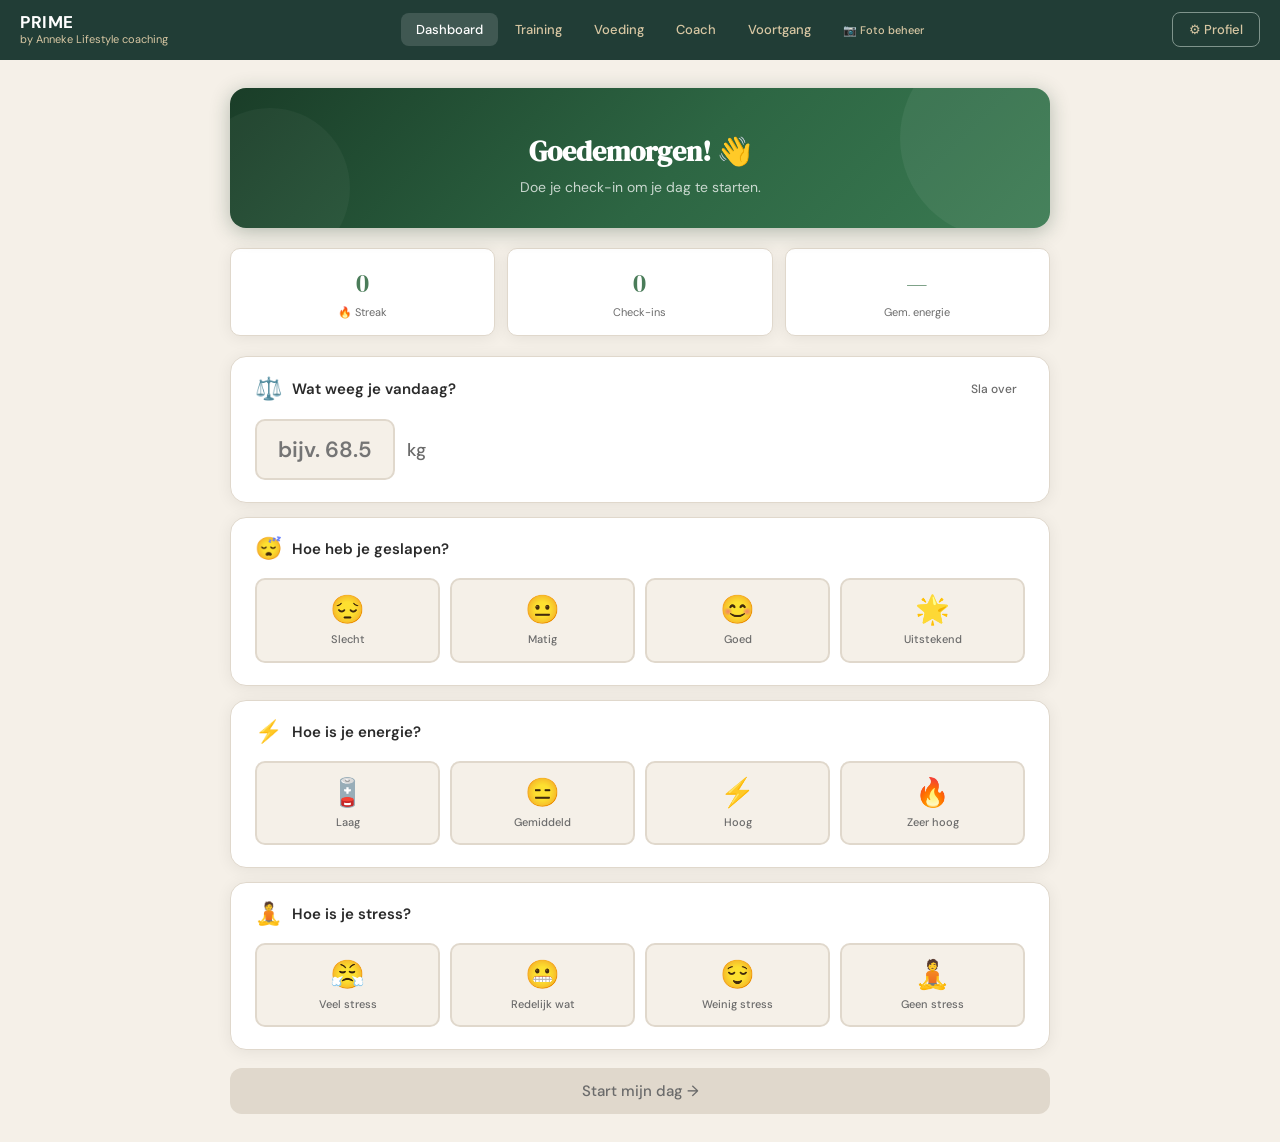
<file: PRIME_v3.html>
﻿<!DOCTYPE html>
<html lang="nl">
<head>
<meta charset="UTF-8">
<meta name="viewport" content="width=device-width, initial-scale=1.0">
<title>PRIME by Anneke</title>
<link href="https://fonts.googleapis.com/css2?family=DM+Serif+Display:ital@0;1&family=DM+Sans:wght@300;400;500;600&display=swap" rel="stylesheet">
<link rel="stylesheet" href="css/styles.css">
</head>
<body>

<header class="header">
  <div class="logo">PRIME <span>by Anneke Lifestyle coaching</span></div>
  <nav class="nav">
    <button class="nav-btn active" onclick="go('home')">Dashboard</button>
    <button class="nav-btn" onclick="go('training')">Training</button>
    <button class="nav-btn" onclick="go('voeding')">Voeding</button>
    <button class="nav-btn" onclick="go('coach')">Coach</button>
    <button class="nav-btn" onclick="go('history')">Voortgang</button>
    <button class="nav-btn" onclick="go('beheer')" style="font-size:11px">📷 Foto beheer</button>
  </nav>
  <button class="btn-sm" onclick="openProfile()">⚙ Profiel</button>
</header>

<!-- HOME -->
<div id="screen-home" class="screen active">
<div class="container">

  <div class="checkin-hero" id="checkin-hero">
    <p class="checkin-hero-date" id="hero-date"></p>
    <h1 id="hero-greeting">Goedemorgen! 👋</h1>
    <p id="hero-sub">Doe je check-in om je dag te starten.</p>
  </div>

  <!-- STATS -->
  <div class="stats-row">
    <div class="stat-card"><div class="stat-val" id="s-streak">0</div><div class="stat-lbl">🔥 Streak</div></div>
    <div class="stat-card"><div class="stat-val" id="s-checkins">0</div><div class="stat-lbl">Check-ins</div></div>
    <div class="stat-card"><div class="stat-val" id="s-avg">—</div><div class="stat-lbl">Gem. energie</div></div>
  </div>

  <!-- CHECK-IN -->
  <div id="checkin-section">
    <div class="cq-card" id="cq-weight-card">
      <div class="cq-header">
        <span class="cq-icon">⚖️</span>
        <span class="cq-label">Wat weeg je vandaag?</span>
        <button class="cq-skip-btn" onclick="skipWeight()">Sla over</button>
      </div>
      <div class="cq-weight-row">
        <input type="number" id="weight-input" class="cq-weight-input" placeholder="bijv. 68.5" min="30" max="250" step="0.1" oninput="onWeightInput(this)">
        <span class="cq-weight-unit">kg</span>
      </div>
    </div>

    <div class="cq-card">
      <div class="cq-header">
        <span class="cq-icon">😴</span>
        <span class="cq-label">Hoe heb je geslapen?</span>
      </div>
      <div class="cq-options">
        <button class="cq-btn" onclick="pick('sleep',1,this)"><span class="cq-emoji">😔</span><span class="cq-text">Slecht</span></button>
        <button class="cq-btn" onclick="pick('sleep',2,this)"><span class="cq-emoji">😐</span><span class="cq-text">Matig</span></button>
        <button class="cq-btn" onclick="pick('sleep',3,this)"><span class="cq-emoji">😊</span><span class="cq-text">Goed</span></button>
        <button class="cq-btn" onclick="pick('sleep',4,this)"><span class="cq-emoji">🌟</span><span class="cq-text">Uitstekend</span></button>
      </div>
    </div>

    <div class="cq-card">
      <div class="cq-header">
        <span class="cq-icon">⚡</span>
        <span class="cq-label">Hoe is je energie?</span>
      </div>
      <div class="cq-options">
        <button class="cq-btn" onclick="pick('energy',1,this)"><span class="cq-emoji">🪫</span><span class="cq-text">Laag</span></button>
        <button class="cq-btn" onclick="pick('energy',2,this)"><span class="cq-emoji">😑</span><span class="cq-text">Gemiddeld</span></button>
        <button class="cq-btn" onclick="pick('energy',3,this)"><span class="cq-emoji">⚡</span><span class="cq-text">Hoog</span></button>
        <button class="cq-btn" onclick="pick('energy',4,this)"><span class="cq-emoji">🔥</span><span class="cq-text">Zeer hoog</span></button>
      </div>
    </div>

    <div class="cq-card">
      <div class="cq-header">
        <span class="cq-icon">🧘</span>
        <span class="cq-label">Hoe is je stress?</span>
      </div>
      <div class="cq-options">
        <button class="cq-btn" onclick="pick('stress',1,this)"><span class="cq-emoji">😤</span><span class="cq-text">Veel stress</span></button>
        <button class="cq-btn" onclick="pick('stress',2,this)"><span class="cq-emoji">😬</span><span class="cq-text">Redelijk wat</span></button>
        <button class="cq-btn" onclick="pick('stress',3,this)"><span class="cq-emoji">😌</span><span class="cq-text">Weinig stress</span></button>
        <button class="cq-btn" onclick="pick('stress',4,this)"><span class="cq-emoji">🧘</span><span class="cq-text">Geen stress</span></button>
      </div>
    </div>

    <button class="btn-primary" id="checkin-btn" onclick="doCheckin()" disabled style="margin-top:4px">Start mijn dag →</button>
  </div>

  <!-- DAY OVERVIEW (after check-in) -->
  <div id="day-section" style="display:none">
    <div class="success-banner">
      <h3 id="day-title">Je dag is klaar ✓</h3>
      <p id="day-summary">Coach Ira heeft je dag afgestemd op jouw check-in.</p>
    </div>

    <div id="coach-message-home" class="card" style="margin-bottom:18px;display:none">
      <div class="card-label">Coach Ira zegt</div>
      <div id="coach-msg-text" style="font-size:14px;line-height:1.75;color:var(--charcoal)"></div>
    </div>

    <div class="two-col">
      <div class="card" style="margin-bottom:0;cursor:pointer" onclick="go('training')">
        <div class="card-label">Training vandaag</div>
        <div id="home-training-badge"></div>
        <div id="home-training-preview" style="font-size:13px;line-height:1.7;color:var(--muted)"></div>
        <div style="margin-top:14px"><button class="btn-sm" style="width:100%">Bekijk schema →</button></div>
      </div>
      <div class="card" style="margin-bottom:0;cursor:pointer" onclick="go('voeding')">
        <div class="card-label">Voeding vandaag</div>
        <div id="home-nutrient-rows" style="margin-bottom:12px">
          <!-- Gevuld door updateHomeMacros() -->
          <div style="font-size:13px;color:var(--muted)" id="home-macro-preview">Doe je check-in om je voedingsdoelen te zien</div>
        </div>
        <button class="btn-sm" style="width:100%">Bekijk maaltijdplan →</button>
      </div>
    </div>

    <!-- CHECKOUT -->
    <div class="checkout-card" id="checkout-card">
      <h3>Avond check-out 🌙</h3>

      <!-- TRAINING SAMENVATTING -->
      <div class="training-summary-block" id="training-summary-block">
        <div class="training-summary-label">Training vandaag</div>
        <div id="training-summary-content"></div>
        <div id="training-confirm-question" style="display:none" class="coach-confirm-question"></div>
        <div id="training-confirm-btns" style="display:none;display:flex;gap:8px;margin-top:10px;flex-wrap:wrap"></div>
      </div>

      <div class="divider" style="margin:18px 0"></div>

      <!-- VOEDING SAMENVATTING -->
      <div class="training-summary-block" id="food-summary-block">
        <div class="training-summary-label">Voeding vandaag</div>
        <div id="food-summary-content"></div>
        <div id="food-confirm-question" style="display:none" class="coach-confirm-question"></div>
        <div id="food-confirm-btns" style="display:none;gap:8px;margin-top:10px;flex-wrap:wrap"></div>
      </div>

      <div class="divider" style="margin:18px 0"></div>

      <!-- ENERGIE (als laatste) -->
      <div class="cq-header">
        <span class="cq-icon">⚡</span>
        <span class="cq-label">Hoe was je energie vandaag?</span>
      </div>
      <div class="cq-options">
        <button class="cq-btn" onclick="pickOut('energy',1,this)"><span class="cq-emoji">🪫</span><span class="cq-text">Laag</span></button>
        <button class="cq-btn" onclick="pickOut('energy',2,this)"><span class="cq-emoji">😑</span><span class="cq-text">Gemiddeld</span></button>
        <button class="cq-btn" onclick="pickOut('energy',3,this)"><span class="cq-emoji">⚡</span><span class="cq-text">Hoog</span></button>
        <button class="cq-btn" onclick="pickOut('energy',4,this)"><span class="cq-emoji">🔥</span><span class="cq-text">Zeer hoog</span></button>
      </div>

      <div style="margin-top:20px">
        <button class="btn-primary" id="checkout-btn" onclick="doCheckout()" disabled>Dag afronden →</button>
      </div>
    </div>
  </div>

</div>
</div>

<!-- TRAINING SCREEN -->
<div id="screen-training" class="screen">
<div class="container">
  <div style="margin-bottom:16px">
    <div class="card-label" style="margin-bottom:4px">Training</div>
    <h2 style="font-family:'DM Serif Display',serif;font-size:26px;margin-bottom:6px" id="training-screen-title">Vandaag</h2>
    <div id="training-screen-badge"></div>
  </div>

  <!-- TABS -->
  <div class="food-tabs" style="margin-bottom:18px">
    <button class="food-tab active" id="ttab-dag"          onclick="switchTrainingTab('dag')">Mijn dag</button>
    <button class="food-tab"        id="ttab-oefeningen"   onclick="switchTrainingTab('oefeningen')">Losse oefeningen</button>
    <button class="food-tab"        id="ttab-schemas"      onclick="switchTrainingTab('schemas')">Dagschema's</button>
    <button class="food-tab"        id="ttab-programmas"   onclick="switchTrainingTab('programmas')">Weekprogramma's</button>
    <button class="food-tab"        id="ttab-weekplanning" onclick="switchTrainingTab('weekplanning')">Weekplanning</button>
  </div>

  <!-- TAB: PROGRAMMA'S -->
  <div id="ttab-content-programmas" style="display:none">
    <div id="programmas-content"></div>
  </div>

  <!-- TAB: WEEKPLANNING -->
  <div id="ttab-content-weekplanning" style="display:none">
    <div id="weekplanning-content"></div>
  </div>

  <!-- TAB: DAGSCHEMA'S -->
  <div id="ttab-content-schemas" style="display:none">
    <div style="font-size:14px;color:var(--muted);margin-bottom:16px">Kies een dagschema voor vandaag. De oefeningen worden direct toegevoegd aan <strong>Mijn dag</strong>.</div>
    <div id="schemas-list"></div>
  </div>

  <!-- TAB: LOSSE OEFENINGEN -->
  <div id="ttab-content-oefeningen" style="display:none">
    <div class="card" style="margin-bottom:16px;padding:14px 16px;display:flex;align-items:center;gap:10px;background:var(--sage-light);border-color:var(--sage-mid)">
      <div style="font-size:20px">💡</div>
      <div style="font-size:13px;color:var(--charcoal)">Klik op een oefening om hem toe te voegen aan <strong>Mijn dag</strong>. Je kunt sets en reps aanpassen.</div>
    </div>
    <div id="extra-exercise-list"></div>
  </div>

  <!-- TAB: MIJN DAG -->
  <div id="ttab-content-dag">
    <div id="dag-debug" style="font-size:11px;color:var(--muted);margin-bottom:8px;padding:6px 10px;background:var(--sand);border-radius:6px"></div>
    <div id="dag-progress-wrap" style="display:none;margin-bottom:16px">
      <div class="progress-wrap">
        <div class="progress-top"><span>Voortgang</span><span id="dag-progress-txt">0 / 0 gedaan</span></div>
        <div class="progress-bg"><div class="progress-fill" id="dag-progress-bar" style="width:0%"></div></div>
      </div>
    </div>
    <div id="training-dag-empty" class="card" style="text-align:center;padding:40px;display:none">
      <div style="font-size:40px;margin-bottom:12px">🏋️</div>
      <div style="font-family:'DM Serif Display',serif;font-size:18px;margin-bottom:8px">Nog geen extra oefeningen</div>
      <div style="font-size:14px;color:var(--muted);margin-bottom:18px">Voeg losse oefeningen toe via het tabblad "Losse oefeningen".</div>
      <button class="btn-sm" onclick="switchTrainingTab('oefeningen')">Voeg oefening toe →</button>
    </div>
    <div id="training-dag-list"></div>
    <div id="training-dag-total" style="display:none;margin-top:16px"></div>
  </div>

</div>
</div>

<!-- VOEDING SCREEN -->
<div id="screen-voeding" class="screen">
<div class="container">
  <div style="margin-bottom:20px">
    <div class="card-label" style="margin-bottom:4px">Voeding vandaag</div>
    <h2 style="font-family:'DM Serif Display',serif;font-size:26px;margin-bottom:4px">Maaltijdplanner</h2>
    <div style="font-size:13px;color:var(--muted)" id="food-subtitle">Afgestemd op jouw check-in en doelen</div>
  </div>

  <div id="no-checkin-food" class="card" style="text-align:center;padding:40px">
    <div style="font-size:40px;margin-bottom:12px">🥗</div>
    <div style="font-family:'DM Serif Display',serif;font-size:18px;margin-bottom:8px">Doe eerst je check-in</div>
    <div style="font-size:14px;color:var(--muted);margin-bottom:18px">Je maaltijdplan wordt afgestemd op jouw energie en doelen.</div>
    <button class="btn-sm" onclick="go('home')">Naar check-in →</button>
  </div>

  <div id="food-content" style="display:none">


    <!-- CALORIE EN NUTRIËNTEN INNAME -->
    <div class="card" style="margin-bottom:18px;padding:24px">
      <h3 style="font-family:'DM Serif Display',serif;font-size:20px;margin-bottom:20px">Calorie en nutriënten inname</h3>
      <div id="nutrient-rows">
        <!-- Calorieën -->
        <div class="nutrient-row">
          <div class="nutrient-left">
            <div class="nutrient-name">Calorieën</div>
            <div class="nutrient-doel" id="doel-kcal">Doel: —</div>
          </div>
          <div class="nutrient-mid">
            <span class="nutrient-arrow">∧</span>
            <span class="nutrient-val" id="f-kcal">0 kcal</span>
          </div>
          <div class="nutrient-bar-wrap">
            <div class="nutrient-bar-bg">
              <div class="nutrient-bar-fill" id="bar-kcal" style="width:0%;background:#4CAF50"></div>
            </div>
            <div class="nutrient-pct" id="pct-kcal">0%</div>
          </div>
        </div>
        <!-- Koolhydraten -->
        <div class="nutrient-row">
          <div class="nutrient-left">
            <div class="nutrient-name">Koolhydraten</div>
            <div class="nutrient-doel" id="doel-carb">Doel: —</div>
          </div>
          <div class="nutrient-mid">
            <span class="nutrient-arrow">∧</span>
            <span class="nutrient-val" id="f-carb">0 g.</span>
          </div>
          <div class="nutrient-bar-wrap">
            <div class="nutrient-bar-bg">
              <div class="nutrient-bar-fill" id="bar-carb" style="width:0%;background:#E91E8C"></div>
            </div>
            <div class="nutrient-pct" id="pct-carb">0%</div>
          </div>
        </div>
        <!-- Eiwitten -->
        <div class="nutrient-row">
          <div class="nutrient-left">
            <div class="nutrient-name">Eiwitten</div>
            <div class="nutrient-doel" id="doel-prot">Doel: —</div>
          </div>
          <div class="nutrient-mid">
            <span class="nutrient-arrow">∧</span>
            <span class="nutrient-val" id="f-prot">0 g.</span>
          </div>
          <div class="nutrient-bar-wrap">
            <div class="nutrient-bar-bg">
              <div class="nutrient-bar-fill" id="bar-prot" style="width:0%;background:#2196F3"></div>
            </div>
            <div class="nutrient-pct" id="pct-prot">0%</div>
          </div>
        </div>
        <!-- Vetten -->
        <div class="nutrient-row">
          <div class="nutrient-left">
            <div class="nutrient-name">Vetten</div>
            <div class="nutrient-doel" id="doel-fat">Doel: —</div>
          </div>
          <div class="nutrient-mid">
            <span class="nutrient-arrow">∧</span>
            <span class="nutrient-val" id="f-fat">0 g.</span>
          </div>
          <div class="nutrient-bar-wrap">
            <div class="nutrient-bar-bg">
              <div class="nutrient-bar-fill" id="bar-fat" style="width:0%;background:#FF5722"></div>
            </div>
            <div class="nutrient-pct" id="pct-fat">0%</div>
          </div>
        </div>
      </div>
    </div>

    <!-- TABS: MAALTIJDPLAN / BASISPRODUCTEN -->
    <div class="food-tabs">
      <button class="food-tab active" id="tab-plan" onclick="switchFoodTab('plan')">Maaltijdplan</button>
      <button class="food-tab" id="tab-basis" onclick="switchFoodTab('basis')">Basisproducten</button>
      <button class="food-tab" id="tab-log" onclick="switchFoodTab('log')">Mijn dag <span id="log-count-badge" style="display:none;background:var(--sage);color:white;border-radius:100px;font-size:10px;padding:1px 7px;margin-left:4px">0</span></button>
    </div>

    <!-- TAB: MAALTIJDPLAN -->
    <div id="foodtab-plan">
      <div id="meal-count" style="font-size:13px;color:var(--muted);margin-bottom:16px">Klik op een maaltijd om hem toe te voegen aan je dag</div>
      <div id="meal-plan"></div>
    </div>

    <!-- TAB: BASISPRODUCTEN -->
    <div id="foodtab-basis" style="display:none">
      <div class="search-bar" style="margin-bottom:16px">
        <span style="font-size:15px;color:var(--muted)">🔍</span>
        <input type="text" id="product-search" placeholder="Zoek product..." oninput="renderProducts()" style="flex:1;border:none;outline:none;font-family:'DM Sans',sans-serif;font-size:14px;background:none;color:var(--charcoal)">
      </div>
      <div class="cat-tabs" id="cat-tabs">
        <button class="cat-tab active" onclick="filterCat('alle',this)">Alle</button>
        <button class="cat-tab" onclick="filterCat('fruit',this)">Fruit</button>
        <button class="cat-tab" onclick="filterCat('groente',this)">Groente</button>
        <button class="cat-tab" onclick="filterCat('vlees',this)">Vlees</button>
        <button class="cat-tab" onclick="filterCat('vis',this)">Vis</button>
        <button class="cat-tab" onclick="filterCat('zuivel',this)">Zuivel</button>
        <button class="cat-tab" onclick="filterCat('granen',this)">Granen</button>
        <button class="cat-tab" onclick="filterCat('noten',this)">Noten</button>
        <button class="cat-tab" onclick="filterCat('overig',this)">Overig</button>
      </div>
      <div id="product-grid"></div>
    </div>

    <!-- TAB: MIJN DAG LOG -->
    <div id="foodtab-log" style="display:none">
      <div id="day-log-empty" style="text-align:center;padding:40px 20px;color:var(--muted);font-size:14px">
        Nog niets gelogd. Voeg maaltijden of producten toe via de andere tabbladen.
      </div>
      <div id="day-log-list"></div>
      <div id="day-log-totals" style="display:none">
        <div class="divider"></div>
        <div style="font-size:13px;font-weight:500;color:var(--muted);margin-bottom:10px">Totaal overzicht</div>
        <div id="log-summary"></div>
      </div>
    </div>

  </div>
</div>
</div>

<!-- COACH SCREEN -->
<div id="screen-coach" class="screen">
<div class="container">
  <div style="margin-bottom:20px">
    <div class="card-label" style="margin-bottom:4px">AI Coach</div>
    <h2 style="font-family:'DM Serif Display',serif;font-size:26px">Coach Ira</h2>
    <div style="font-size:13px;color:var(--muted)">Direct, nuchter, warm — altijd beschikbaar</div>
  </div>
  <div class="card" style="padding:0;overflow:hidden">
    <div class="chat-wrap" id="chat-area"></div>
    <div style="padding:16px;border-top:1px solid var(--sand-dark)">
      <div class="chat-row">
        <input class="chat-in" id="chat-input" type="text" placeholder="Stel een vraag aan coach Ira..." onkeydown="if(event.key==='Enter')sendMsg()">
        <button class="send-btn" id="send-btn" onclick="sendMsg()">→</button>
      </div>
      <div class="quick-btns">
        <button class="quick-btn" onclick="qMsg('Wat moet ik eten na een zware training?')">Na training eten 💪</button>
        <button class="quick-btn" onclick="qMsg('Ik slaap slecht, wat kan ik doen?')">Beter slapen 😴</button>
        <button class="quick-btn" onclick="qMsg('Ik heb weinig motivatie vandaag, wat nu?')">Motivatie 🔥</button>
        <button class="quick-btn" onclick="qMsg('Geef me een snel gezond ontbijt idee.')">Snel ontbijt 🌅</button>
        <button class="quick-btn" onclick="qMsg('Hoe bouw ik een gezonde routine op stap voor stap?')">Routine opbouwen 📅</button>
      </div>
    </div>
  </div>
</div>
</div>

<!-- HISTORY SCREEN -->
<div id="screen-history" class="screen">
<div class="container">
  <div style="margin-bottom:20px;display:flex;justify-content:space-between;align-items:flex-start">
    <div>
      <div class="card-label" style="margin-bottom:4px">Voortgang</div>
      <h2 style="font-family:'DM Serif Display',serif;font-size:26px" id="h-username">Statistieken</h2>
      <div style="font-size:13px;color:var(--muted)" id="h-goal"></div>
    </div>
    <div style="text-align:right;padding-top:4px">
      <div style="font-size:12px;color:var(--muted);margin-bottom:8px" id="h-period"></div>
      <button onclick="resetVoortgang()" style="font-size:11px;padding:4px 10px;border-radius:8px;border:1px solid #e74c3c;background:transparent;color:#e74c3c;cursor:pointer">Wis voortgang</button>
    </div>
  </div>

  <!-- HISTORY TABS -->
  <div class="food-tabs" style="margin-bottom:18px">
    <button class="food-tab active" id="htab-stats"     onclick="switchHistoryTab('stats')">Statistieken</button>
    <button class="food-tab"        id="htab-programma" onclick="switchHistoryTab('programma')">Programma voortgang</button>
  </div>

  <!-- TAB: STATISTIEKEN -->
  <div id="hstab-content-stats">

  <!-- HOOFDCIJFERS -->
  <div class="stats-row" style="grid-template-columns:repeat(4,1fr)">
    <div class="stat-card">
      <div class="stat-val" id="h-streak" style="font-size:28px">0</div>
      <div class="stat-lbl">🔥 Huidige streak</div>
    </div>
    <div class="stat-card">
      <div class="stat-val" id="h-total" style="font-size:28px">0</div>
      <div class="stat-lbl">Totaal check-ins</div>
    </div>
    <div class="stat-card">
      <div class="stat-val" id="h-trainings" style="font-size:28px">0</div>
      <div class="stat-lbl">Trainingen voltooid</div>
    </div>
    <div class="stat-card">
      <div class="stat-val" id="h-best-streak" style="font-size:28px">0</div>
      <div class="stat-lbl">🏆 Beste streak ooit</div>
    </div>
  </div>

  <!-- ENERGIE & SLAAP -->
  <div class="two-col" style="margin-bottom:18px">
    <div class="card" style="margin-bottom:0">
      <div class="card-label" style="margin-bottom:14px">Energie & Slaap (7 dagen gem.)</div>
      <div style="display:grid;grid-template-columns:1fr 1fr 1fr;gap:12px">
        <div style="text-align:center">
          <div style="font-family:'DM Serif Display',serif;font-size:26px;color:var(--sage)" id="h-avg-energy">—</div>
          <div style="font-size:11px;color:var(--muted);margin-top:4px">Energie ochtend</div>
          <div style="font-size:10px;color:var(--muted)" id="h-energy-trend"></div>
        </div>
        <div style="text-align:center">
          <div style="font-family:'DM Serif Display',serif;font-size:26px;color:#5a7cc8" id="h-avg-sleep">—</div>
          <div style="font-size:11px;color:var(--muted);margin-top:4px">Slaap</div>
        </div>
        <div style="text-align:center">
          <div style="font-family:'DM Serif Display',serif;font-size:26px;color:var(--accent)" id="h-avg-stress">—</div>
          <div style="font-size:11px;color:var(--muted);margin-top:4px">Stress</div>
        </div>
      </div>
      <div class="divider" style="margin:14px 0"></div>
      <div style="font-size:12px;color:var(--muted)">Energie einde van de dag (gem. 7 dgn)</div>
      <div style="font-family:'DM Serif Display',serif;font-size:20px;color:var(--sage);margin-top:4px" id="h-avg-energy-out">—</div>
    </div>

    <div class="card" style="margin-bottom:0">
      <div class="card-label" style="margin-bottom:14px">Training (totaal)</div>
      <div style="display:grid;grid-template-columns:1fr 1fr;gap:12px;margin-bottom:14px">
        <div style="text-align:center">
          <div style="font-family:'DM Serif Display',serif;font-size:26px;color:var(--sage)" id="h-pct-training">—</div>
          <div style="font-size:11px;color:var(--muted);margin-top:4px">% volledig</div>
        </div>
        <div style="text-align:center">
          <div style="font-family:'DM Serif Display',serif;font-size:26px;color:#5a7cc8" id="h-pct-partial">—</div>
          <div style="font-size:11px;color:var(--muted);margin-top:4px">% gedeeltelijk</div>
        </div>
      </div>
    </div>
  </div>

  <!-- ENERGIE TREND GRAFIEK -->
  <div class="card" style="margin-bottom:18px">
    <div class="card-label" style="margin-bottom:2px">Energie einde van de dag</div>
    <div style="font-size:12px;color:var(--muted);margin-bottom:14px">Trend over tijd (max. 30 dagen)</div>
    <div id="energy-chart"></div>
  </div>

  <!-- GEWICHT GRAFIEK -->
  <div class="card" style="margin-bottom:18px">
    <div class="card-label" style="margin-bottom:2px">⚖️ Gewicht</div>
    <div style="font-size:12px;color:var(--muted);margin-bottom:14px">Trend over tijd (max. 30 metingen)</div>
    <div id="weight-chart"></div>
  </div>

  <!-- VOEDING -->
  <div class="card" style="margin-bottom:18px">
    <div class="card-label" style="margin-bottom:14px">Voeding</div>
    <div style="display:grid;grid-template-columns:repeat(3,1fr);gap:12px">
      <div style="text-align:center;background:var(--sand);border-radius:10px;padding:14px">
        <div style="font-family:'DM Serif Display',serif;font-size:26px;color:var(--sage)" id="h-food-ondoel">—</div>
        <div style="font-size:11px;color:var(--muted);margin-top:4px">% op doel</div>
      </div>
      <div style="text-align:center;background:var(--sand);border-radius:10px;padding:14px">
        <div style="font-family:'DM Serif Display',serif;font-size:26px;color:var(--accent)" id="h-food-teveel">—</div>
        <div style="font-size:11px;color:var(--muted);margin-top:4px">% teveel</div>
      </div>
      <div style="text-align:center;background:var(--sand);border-radius:10px;padding:14px">
        <div style="font-family:'DM Serif Display',serif;font-size:26px;color:#5a7cc8" id="h-food-teweinig">—</div>
        <div style="font-size:11px;color:var(--muted);margin-top:4px">% te weinig</div>
      </div>
    </div>
    <div class="divider" style="margin:14px 0"></div>
    <div style="font-size:12px;color:var(--muted);margin-bottom:6px">Voeding gelogd</div>
    <div style="height:6px;background:var(--sand-dark);border-radius:100px;overflow:hidden">
      <div id="h-food-log-bar" style="height:100%;background:var(--sage);border-radius:100px;width:0%;transition:width 0.5s"></div>
    </div>
    <div style="font-size:11px;color:var(--muted);margin-top:5px" id="h-food-log-pct">0% van dagen gelogd</div>
  </div>

  <!-- SIGNALEN VOOR COACH -->
  <div class="card" style="margin-bottom:18px;border-color:var(--sage-mid)">
    <div class="card-label" style="margin-bottom:14px;color:var(--sage)">⚑ Signalen voor coach</div>
    <div id="h-signals">
      <div style="font-size:14px;color:var(--muted)">Nog geen data beschikbaar.</div>
    </div>
  </div>

  <!-- DAGELIJKSE GESCHIEDENIS -->
  <div class="card">
    <div class="card-label" style="margin-bottom:14px">Dag-voor-dag overzicht</div>
    <div id="history-list"></div>
  </div>

  </div><!-- /hstab-content-stats -->

  <!-- TAB: PROGRAMMA VOORTGANG -->
  <div id="hstab-content-programma" style="display:none">
    <div id="programma-voortgang-content"></div>
  </div>

</div>
</div>

  <!-- BEHEER SCHERM -->
  <div id="screen-beheer" class="screen">
  <div class="container">
    <div style="margin-bottom:20px">
      <div class="card-label">Coach beheer</div>
      <h2 style="font-family:'DM Serif Display',serif;font-size:26px;margin-bottom:4px">Foto beheer</h2>
      <div style="font-size:13px;color:var(--muted)">Upload eigen foto's voor oefeningen en maaltijden. Foto's worden lokaal opgeslagen.</div>
    </div>

    <!-- TABS -->
    <div class="food-tabs" style="margin-bottom:18px">
      <button class="food-tab active" id="btab-training" onclick="switchBeheerTab('training')">Training</button>
      <button class="food-tab" id="btab-schemas" onclick="switchBeheerTab('schemas')">Schema's</button>
      <button class="food-tab" id="btab-maaltijden" onclick="switchBeheerTab('maaltijden')">Maaltijden</button>
      <button class="food-tab" id="btab-producten" onclick="switchBeheerTab('producten')">Producten</button>
    </div>

    <div id="btab-content-training"></div>
    <div id="btab-content-schemas" style="display:none"></div>
    <div id="btab-content-maaltijden" style="display:none"></div>
    <div id="btab-content-producten" style="display:none"></div>

    <div class="card" style="margin-top:24px;background:var(--sage-light);border-color:var(--sage-mid)">
      <div style="font-size:13px;font-weight:600;margin-bottom:8px;color:var(--sage)">📤 Foto's online zetten</div>
      <div style="font-size:12px;color:var(--charcoal);line-height:1.7;margin-bottom:14px">
        Geüploade foto's worden lokaal opgeslagen. Om ze online zichtbaar te maken:<br>
        <strong>1.</strong> Klik op "Exporteer foto's" hieronder<br>
        <strong>2.</strong> Sla het bestand op als <code style="background:var(--sand);padding:1px 5px;border-radius:4px">custom-photos.json</code> in de projectmap<br>
        <strong>3.</strong> Zeg tegen Claude: <em>"push de foto's naar GitHub"</em>
      </div>
      <button onclick="exportCustomPhotosFile()" class="btn-primary" style="margin-bottom:0">📤 Exporteer foto's</button>
    </div>
    <div class="card" style="margin-top:12px;background:var(--sand)">
      <div style="font-size:12px;font-weight:600;margin-bottom:6px">⚠️ Let op</div>
      <div style="font-size:12px;color:var(--muted)">Gebruik foto's van max. 1MB voor snelle laadtijden.</div>
    </div>
  </div>
  </div>

<!-- PROFILE MODAL -->
<div class="overlay" id="profile-modal">
  <div class="modal">
    <div class="modal-title">Jouw profiel <button class="modal-close" onclick="closeProfile()">×</button></div>
    <div style="font-size:11px;color:#999;margin-bottom:16px">Laatste update: 12 juni 2026 · 14:30</div>
    <div class="form-row"><label>Naam</label><input id="p-name" type="text" placeholder="Jouw naam"></div>
    <div class="form-row"><label>Leeftijd</label><input id="p-age" type="number" placeholder="35"></div>
    <div class="form-row"><label>Gewicht (kg)</label><input id="p-weight" type="number" placeholder="70"></div>
    <div class="form-row"><label>Lengte (cm)</label><input id="p-height" type="number" placeholder="170"></div>
    <div class="form-row"><label>Geslacht</label>
      <select id="p-gender"><option value="v">Vrouw</option><option value="m">Man</option></select>
    </div>
    <div class="form-row"><label>Doel</label>
      <select id="p-goal">
        <option>Meer spiermassa opbouwen</option>
        <option>Gezond gewicht bereiken</option>
        <option>Meer energie hebben</option>
        <option>Gezonder eten</option>
        <option>Stressreductie</option>
      </select>
    </div>
    <div class="form-row"><label>Activiteitsniveau</label>
      <select id="p-activity">
        <option value="1.2">Weinig actief (1-2x/week)</option>
        <option value="1.375">Matig actief (3-4x/week)</option>
        <option value="1.55">Actief (5+x/week)</option>
      </select>
    </div>
    <button class="btn-primary" onclick="saveProfile()">Opslaan ✓</button>
  </div>
</div>

<!-- PORTION MODAL -->
<div class="portion-modal-wrap" id="portion-modal">
  <div class="portion-modal">
    <div style="display:flex;justify-content:space-between;align-items:flex-start;margin-bottom:4px">
      <div>
        <div class="portion-product-name" id="pm-name">Product</div>
        <div class="portion-per100" id="pm-per100">per 100g: — kcal · — eiwit · — koolh · — vet</div>
      </div>
      <button onclick="closePortionModal()" style="background:none;border:none;font-size:22px;cursor:pointer;color:var(--muted);margin-top:-4px">×</button>
    </div>
    <div class="portion-moment-label">Maaltijdmoment</div>
    <div class="moment-btns">
      <button class="moment-btn active" onclick="selectMoment('ontbijt',this)">🌅 Ontbijt</button>
      <button class="moment-btn" onclick="selectMoment('lunch',this)">🥗 Lunch</button>
      <button class="moment-btn" onclick="selectMoment('avond',this)">🍽️ Avond</button>
      <button class="moment-btn" onclick="selectMoment('snack',this)">🍎 Snack</button>
    </div>
    <div class="portion-input-row">
      <input type="number" id="pm-gram" value="100" min="1" max="2000" step="5" oninput="updatePortionPreview()">
      <span class="portion-unit">gram</span>
    </div>
    <div class="portion-preview">
      <div><div class="prev-val" id="pv-kcal">0</div><div class="prev-lbl">kcal</div></div>
      <div><div class="prev-val" id="pv-prot" style="color:var(--accent)">0g</div><div class="prev-lbl">eiwit</div></div>
      <div><div class="prev-val" id="pv-carb" style="color:#5a7cc8">0g</div><div class="prev-lbl">koolh</div></div>
      <div><div class="prev-val" id="pv-fat" style="color:#c8a85a">0g</div><div class="prev-lbl">vet</div></div>
    </div>
    <button class="btn-primary" onclick="addProductToLog()">Toevoegen aan mijn dag →</button>
  </div>
</div>

<script src="js/data.js"></script>
<script src="js/state.js"></script>
<script src="js/beheer.js"></script>
<script src="js/checkin.js"></script>
<script src="js/training.js"></script>
<script src="js/food.js"></script>
<script src="js/coach.js"></script>
<script src="js/programmas.js"></script>
<script src="js/weekplanning.js"></script>
<script src="js/history.js"></script>
<script src="js/profile.js"></script>
<script src="js/app.js"></script>
</body>
</html>
</file>
<file: css/styles.css>
﻿:root {
  --sage: #4a7c59;
  --sage-light: #e8f0eb;
  --sage-mid: #b8d4c0;
  --sand: #f5f0e8;
  --sand-dark: #e0d8cc;
  --charcoal: #2a2a2a;
  --muted: #6b6b6b;
  --white: #ffffff;
  --accent: #c8855a;
  --accent-light: #f5e8df;
  --coach-only: #e67e22;
  --coach-only-light: #fdf0e4;
  --paars: #6b4fa3;
  --paars-light: #f2eefa;
  --paars-mid: #cdbfe6;
  --paars-dark: #3f2d73;
  --radius: 16px;
  --radius-sm: 10px;
  --shadow: 0 2px 16px rgba(0,0,0,0.07);
}
* { box-sizing: border-box; margin: 0; padding: 0; }
body { font-family: 'DM Sans', sans-serif; background: var(--sand); color: var(--charcoal); min-height: 100vh; }

/* TOAST (korte succesmelding, bv. na kopiëren) */
/* Bewust bovenaan i.p.v. onderin: onderin kan op mobiel precies achter
   het toetsenbord verdwijnen (bv. na het invullen van een datumveld in
   de kopieer-modal), waardoor de melding binnen de timeout nooit
   zichtbaar wordt. Boven de sticky header (60px) is dat risico er niet. */
.toast {
  position: fixed; left: 50%; top: 72px; transform: translateX(-50%) translateY(-12px);
  background: var(--sage); color: var(--white); padding: 12px 20px; border-radius: 12px;
  font-family: 'DM Sans', sans-serif; font-size: 13px; font-weight: 500;
  box-shadow: var(--shadow); z-index: 500; opacity: 0; pointer-events: none;
  transition: opacity 0.25s ease, transform 0.25s ease; max-width: calc(100% - 40px); text-align: center;
}
.toast.show { opacity: 1; transform: translateX(-50%) translateY(0); }
.toast.error { background: #c0392b; }

/* HEADER */
.header {
  background: #213d36;
  border-bottom: 1px solid #213d36;
  padding: 0 20px;
  display: flex; align-items: center; justify-content: space-between;
  height: 60px; position: sticky; top: 0; z-index: 100;
}
.logo { font-family: 'DM Sans', sans-serif; font-weight: 700; font-size: 17px; letter-spacing: 0.5px; color: #fff; line-height: 1.15; }
.logo span { color: #d8c7a3; font-size: 11px; font-family: 'DM Sans', sans-serif; font-weight: 400; letter-spacing: 0; display: block; margin-top: 1px; }
.nav { display: flex; gap: 2px; }
.nav-btn {
  padding: 7px 14px; border-radius: 8px; border: none; background: none;
  font-family: 'DM Sans', sans-serif; font-size: 13px; color: #d8c7a3;
  cursor: pointer; transition: all 0.15s; font-weight: 500;
}
.nav-btn.active, .nav-btn:hover { background: rgba(255,255,255,0.14); color: #fff; }
.nav-btn-wip { opacity: 0.4; }
.nav-btn-wip:hover { background: none; color: var(--muted); }

/* SCREENS */
.screen { display: none; }
.screen.active { display: block; }
.container { max-width: 860px; margin: 0 auto; padding: 28px 20px; }

/* CARDS */
.card {
  background: var(--white); border-radius: var(--radius);
  border: 1px solid var(--sand-dark); padding: 24px;
  margin-bottom: 18px; box-shadow: var(--shadow);
}
.card-label {
  font-size: 10px; font-weight: 600; letter-spacing: 1.2px;
  text-transform: uppercase; color: var(--muted); margin-bottom: 10px;
}
.card-title { font-family: 'DM Serif Display', serif; font-size: 20px; margin-bottom: 16px; }

/* EMOJI SCALE */
.checkin-grid { display: grid; grid-template-columns: 1fr 1fr 1fr; gap: 16px; margin-bottom: 22px; }
@media(max-width:600px){ .checkin-grid { grid-template-columns: 1fr; } .nav { display: none; } }
.checkin-item label { display: block; font-size: 13px; font-weight: 500; color: var(--muted); margin-bottom: 10px; }
.emoji-scale { display: flex; gap: 6px; padding-bottom: 20px; }
.emoji-btn {
  flex: 1; aspect-ratio: 1; border: 2px solid var(--sand-dark);
  border-radius: 10px; background: var(--sand); font-size: 20px;
  cursor: pointer; transition: all 0.15s; display: flex; align-items: center; justify-content: center;
}
.emoji-btn:hover { border-color: var(--sage-mid); background: var(--sage-light); }
.emoji-btn.selected { border-color: var(--sage); background: var(--sage-light); transform: scale(1.1); }
.emoji-btn { position: relative; }
.emoji-btn::after {
  content: attr(title);
  position: absolute;
  bottom: -22px;
  left: 50%;
  transform: translateX(-50%);
  font-size: 10px;
  font-family: 'DM Sans', sans-serif;
  color: var(--muted);
  white-space: nowrap;
  opacity: 0;
  transition: opacity 0.15s;
  pointer-events: none;
}
.emoji-btn:hover::after { opacity: 1; }
.emoji-btn.selected::after { opacity: 1; color: var(--sage); font-weight: 600; }

/* BUTTONS */
.btn-primary {
  background: var(--sage); color: var(--white); border: none;
  padding: 13px 24px; border-radius: 12px; font-family: 'DM Sans', sans-serif;
  font-size: 15px; font-weight: 500; cursor: pointer; transition: all 0.2s; width: 100%;
}
.btn-primary:hover { background: #3d6649; transform: translateY(-1px); }
.btn-primary:disabled { background: var(--sand-dark); color: var(--muted); cursor: not-allowed; transform: none; }
.btn-sm {
  background: var(--sage-light); color: var(--sage); border: 1px solid var(--sage-mid);
  padding: 8px 16px; border-radius: 8px; font-family: 'DM Sans', sans-serif;
  font-size: 13px; font-weight: 500; cursor: pointer; transition: all 0.15s;
}
.btn-sm:hover { background: var(--sage-mid); }

/* COACH-ONLY: knoppen/besturingen die alleen zichtbaar zijn voor de coach
   (ira.mols@hotmail.com) -- oranje, zodat meteen duidelijk is welke
   bediening klant-onzichtbaar is (wisselen van klant, PRIME-programma's/
   -gerechten bewerken, enz.). Werkt samen met zowel .btn-primary/.btn-sm
   als de losse icon-achtige knopjes elders in de app. */
.coach-only-btn,
.coach-only-btn.btn-sm {
  background: var(--coach-only-light) !important;
  color: var(--coach-only) !important;
  border-color: var(--coach-only) !important;
}
.coach-only-btn.btn-primary {
  background: var(--coach-only) !important;
  color: var(--white) !important;
}
.coach-only-btn.btn-primary:hover { background: #c96c14 !important; }
.coach-only-btn:hover { background: #fbe4ca !important; }
.lang-toggle { display: flex; border: 1px solid var(--sage-mid); border-radius: 8px; overflow: hidden; }
.lang-btn {
  background: var(--white); color: var(--muted); border: none; padding: 8px 12px;
  font-family: 'DM Sans', sans-serif; font-size: 12px; font-weight: 600; cursor: pointer;
}
.lang-btn.active { background: var(--sage); color: var(--white); }

/* HERO */
.hero {
  background: var(--white); border-radius: var(--radius); padding: 32px 28px;
  text-align: center; margin-bottom: 20px; border: 1px solid var(--sand-dark);
  box-shadow: var(--shadow); position: relative; overflow: hidden;
}
.hero::before {
  content: ''; position: absolute; top: 0; left: 0; right: 0; height: 3px;
  background: linear-gradient(90deg, var(--sage), var(--sage-mid), var(--accent));
}
.hero-date { font-size: 12px; color: var(--muted); margin-bottom: 6px; }
.hero h1 { font-family: 'DM Serif Display', serif; font-size: 26px; margin-bottom: 8px; }
.hero p { font-size: 14px; color: var(--muted); line-height: 1.6; }

/* CHECKIN HERO - voorstel 5 */
.checkin-hero {
  background: linear-gradient(135deg, #1a3d28 0%, #2d6643 55%, #3a7a52 100%);
  border-radius: var(--radius);
  padding: 36px 28px 30px;
  text-align: center;
  margin-bottom: 20px;
  position: relative;
  overflow: hidden;
  color: #fff;
  box-shadow: 0 4px 20px rgba(26,61,40,0.30);
}
.checkin-hero::before {
  content: '';
  position: absolute; top: -50px; right: -50px;
  width: 200px; height: 200px;
  background: rgba(255,255,255,0.06); border-radius: 50%;
}
.checkin-hero::after {
  content: '';
  position: absolute; bottom: -40px; left: -40px;
  width: 160px; height: 160px;
  background: rgba(255,255,255,0.04); border-radius: 50%;
}
.checkin-hero-date {
  font-size: 11px; font-weight: 600; letter-spacing: 1.2px;
  text-transform: uppercase; color: rgba(255,255,255,0.65); margin-bottom: 8px;
}
.checkin-hero h1 {
  font-family: 'DM Serif Display', serif; font-size: 28px;
  color: #fff; margin-bottom: 6px; position: relative; z-index: 1;
}
.checkin-hero p {
  font-size: 14px; color: rgba(255,255,255,0.75); line-height: 1.6; position: relative; z-index: 1;
}

/* CHECKIN QUESTION CARDS - voorstel 5 */
.cq-card {
  background: var(--white); border-radius: var(--radius);
  border: 1px solid var(--sand-dark); padding: 20px 24px 22px;
  margin-bottom: 14px; box-shadow: var(--shadow);
}
.cq-header {
  display: flex; align-items: center; gap: 10px; margin-bottom: 18px;
}
.cq-icon { font-size: 22px; line-height: 1; }
.cq-label { font-size: 15px; font-weight: 600; color: var(--charcoal); }
.cq-options {
  display: grid; grid-template-columns: repeat(4, 1fr); gap: 10px;
}
@media(max-width:480px) { .cq-options { gap: 6px; } }
.cq-btn {
  display: flex; flex-direction: column; align-items: center; gap: 8px;
  padding: 16px 6px 14px; border: 2px solid var(--sand-dark);
  border-radius: var(--radius-sm); background: var(--sand);
  cursor: pointer; transition: all 0.15s; font-family: 'DM Sans', sans-serif;
}
.cq-btn:hover {
  border-color: var(--sage-mid); background: var(--sage-light); transform: translateY(-2px);
}
.cq-btn.selected {
  border-color: var(--sage); background: var(--sage-light);
  transform: translateY(-2px); box-shadow: 0 4px 12px rgba(74,124,89,0.18);
}
.cq-emoji { font-size: 28px; line-height: 1; display: block; }
.cq-text {
  font-size: 11px; font-weight: 500; color: var(--muted);
  text-align: center; line-height: 1.3;
}
.cq-btn.selected .cq-text { color: var(--sage); font-weight: 600; }

/* MIJN PROGRAMMA */
.programma-upload-zone {
  display: block; border: 2px dashed var(--sand-dark); border-radius: var(--radius);
  padding: 44px 24px; text-align: center; background: var(--sand);
  cursor: pointer; transition: all 0.2s;
}
.programma-upload-zone:hover,
.programma-upload-zone.dragover { border-color: var(--sage); background: var(--sage-light); }
.programma-table {
  width: 100%; border-collapse: collapse; font-size: 13px;
}
.programma-table th {
  text-align: left; font-size: 10px; font-weight: 600; letter-spacing: 0.8px;
  text-transform: uppercase; color: var(--muted); padding: 6px 10px 8px;
  border-bottom: 1.5px solid var(--sand-dark);
}
.programma-table td {
  padding: 9px 10px; border-bottom: 0.5px solid var(--sand-dark); vertical-align: top;
}
.programma-table tr:last-child td { border-bottom: none; }

/* GEWICHT INPUT */
.cq-skip-btn {
  margin-left: auto; font-size: 12px; font-family: 'DM Sans', sans-serif;
  color: var(--muted); background: none; border: none; cursor: pointer;
  padding: 4px 8px; border-radius: 6px; font-weight: 500; transition: all 0.15s;
}
.cq-skip-btn:hover { background: var(--sand-dark); color: var(--charcoal); }
.cq-skip-btn.skipped { color: var(--sage); font-weight: 600; }
.cq-weight-row { display: flex; align-items: center; gap: 12px; }
.cq-weight-input {
  width: 140px; padding: 14px 16px; font-size: 22px; font-weight: 600;
  font-family: 'DM Sans', sans-serif; border: 2px solid var(--sand-dark);
  border-radius: var(--radius-sm); background: var(--sand); color: var(--charcoal);
  text-align: center; outline: none; transition: border-color 0.15s, background 0.15s;
  -moz-appearance: textfield;
}
.cq-weight-input::-webkit-outer-spin-button,
.cq-weight-input::-webkit-inner-spin-button { -webkit-appearance: none; }
.cq-weight-input:focus { border-color: var(--sage); background: var(--sage-light); }
.cq-weight-unit { font-size: 18px; font-weight: 500; color: var(--muted); }
.cq-weight-card-skipped .cq-weight-row { opacity: 0.35; pointer-events: none; }

/* TRAINING PLAN */
.training-type-badge {
  display: inline-flex; align-items: center; gap: 8px;
  padding: 8px 18px; border-radius: 100px; font-size: 13px; font-weight: 600;
  margin-bottom: 20px;
}
.badge-light { background: #e8f4fd; color: #2980b9; border: 1px solid #afd5f0; }
.badge-normal { background: var(--sage-light); color: var(--sage); border: 1px solid var(--sage-mid); }
.badge-heavy { background: var(--accent-light); color: var(--accent); border: 1px solid #e8c4a8; }

/* EXERCISE SLOTS */
.ex-slot { background: var(--white); border: 1.5px solid var(--sand-dark); border-radius: var(--radius); padding: 18px 20px; margin-bottom: 16px; box-shadow: var(--shadow); transition: all 0.2s; }
.ex-slot-on { border-color: var(--sage); background: var(--sage-light); }
.ex-slot-off { border-color: var(--sand-dark); background: var(--white); opacity: 0.6; }
.ex-slot-on .ex-slot-header { }
.ex-slot-header { display: flex; align-items: center; gap: 12px; margin-bottom: 14px; }
.ex-slot-num { width: 28px; height: 28px; border-radius: 50%; background: var(--sage); color: white; font-size: 13px; font-weight: 600; display: flex; align-items: center; justify-content: center; flex-shrink: 0; }
.ex-sel-indicator {
  width: 28px; height: 28px; border-radius: 50%; flex-shrink: 0;
  display: flex; align-items: center; justify-content: center;
  font-size: 13px; font-weight: 700; transition: all 0.2s;
  border: 2px solid var(--sage-mid); background: var(--white); color: var(--muted);
}
.ex-slot-on .ex-sel-indicator { background: var(--sage); color: white; border-color: var(--sage); }
.ex-slot-off .ex-option-card { opacity: 0.5; }
.ex-slot-off .ex-option-card.is-default,
.ex-slot-off .ex-option-card.selected { opacity: 0.5; border-color: var(--sand-dark); background: var(--white); }
.ex-options-scroll { display: grid; grid-template-columns: repeat(auto-fill, minmax(140px, 1fr)); gap: 10px; margin-bottom: 14px; }
.ex-option-card { border: 1.5px solid var(--sand-dark); border-radius: var(--radius-sm); padding: 0 0 10px 0; cursor: pointer; transition: all 0.15s; position: relative; overflow: hidden; background: var(--white); user-select: none; }
.ex-option-card:hover { border-color: var(--sage-mid); transform: translateY(-1px); }
.ex-option-card.selected { border-color: var(--sage); }
.ex-option-card.is-default { border-color: var(--sage); border-width: 2.5px; }
.ex-default-tag { position: absolute; top: -1px; right: 8px; background: var(--sage); color: white; font-size: 9px; font-weight: 600; padding: 2px 7px; border-radius: 0 0 6px 6px; letter-spacing: 0.3px; z-index: 1; }
.ex-option-sel { position: absolute; top: 8px; left: 8px; width: 20px; height: 20px; border-radius: 50%; background: var(--sand-dark); color: transparent; font-size: 11px; font-weight: 600; display: flex; align-items: center; justify-content: center; transition: all 0.15s; z-index: 1; }
.ex-option-card.selected .ex-option-sel, .ex-option-card.is-default .ex-option-sel { background: var(--sage); color: white; }
.ex-option-emoji { font-size: 36px; text-align: center; padding: 16px 8px 8px; display: block; }
.ex-option-photo { width: 100%; height: 85px; background-color: var(--sand-dark); margin-bottom: 8px; overflow: hidden; }
.ex-check-wrap { display: flex; flex-direction: column; align-items: center; gap: 2px; }
.ex-check-label { font-size: 9px; font-weight: 600; color: var(--muted); white-space: nowrap; line-height: 1.2; }

/* Losse oefeningen (renderExtraExercises): rij-layout, foto naast de tekst i.p.v. erboven */
.ex-extra-card { display: flex; align-items: center; gap: 12px; border: 1.5px solid var(--sand-dark); border-radius: var(--radius-sm); padding: 10px 12px; margin-bottom: 8px; cursor: pointer; transition: all 0.15s; position: relative; background: var(--white); user-select: none; }
.ex-extra-card:hover { border-color: var(--sage-mid); }
.ex-extra-photo { width: 112px; height: 84px; flex-shrink: 0; border-radius: 10px; background-color: var(--sand-dark); overflow: hidden; }
.ex-extra-photo.ex-extra-icon { display: flex; align-items: center; justify-content: center; font-size: 26px; }
.ex-extra-body { flex: 1; min-width: 0; }
.ex-extra-name { font-size: 13px; font-weight: 600; color: var(--charcoal); line-height: 1.3; }
.ex-extra-name-row { display: flex; align-items: center; flex-wrap: wrap; gap: 4px 8px; margin-bottom: 2px; }
@media(max-width:400px) { .ex-extra-photo { width: 96px; height: 72px; } }
.ex-schedule-badge { flex-shrink: 0; font-size: 10px; font-weight: 700; color: white; background: var(--sage); padding: 2px 8px; border-radius: 100px; cursor: pointer; transition: background 0.15s; }
.ex-schedule-badge:hover { background: var(--sage-mid); }
.ex-extra-meta { font-size: 11px; color: var(--muted); margin-bottom: 2px; }
.ex-extra-video { display: inline-block; font-size: 10px; font-weight: 600; color: #ff0000; text-decoration: none; }
/* Losse oefeningen: vierkante kaartjes in een grid, zelfde opzet als de producten bij Voeding */
.ex-grid { display: grid; grid-template-columns: repeat(auto-fill, minmax(150px, 1fr)); gap: 8px; }
.ex-sq-card { position: relative; display: flex; flex-direction: column; background: var(--white); border: 1.5px solid var(--sand-dark); border-radius: var(--radius-sm); overflow: hidden; cursor: pointer; text-align: center; transition: all 0.15s; user-select: none; }
.ex-sq-card:hover { border-color: var(--sage-mid); background: var(--sage-light); transform: translateY(-1px); }
.ex-sq-photo { width: 100%; aspect-ratio: 4 / 3; background-color: var(--sand-dark); overflow: hidden; }
.ex-sq-photo img { width: 100%; height: 100%; object-fit: cover; display: block; }
.ex-sq-photo.ex-sq-icon { display: flex; align-items: center; justify-content: center; font-size: 30px; }
.ex-sq-body { flex: 1; display: flex; flex-direction: column; align-items: center; gap: 4px; padding: 8px 8px 10px; }
.ex-detail-btn { flex-shrink: 0; display: flex; flex-direction: column; align-items: center; gap: 2px; padding: 6px 10px; border-radius: 10px; border: 1px solid var(--sand-dark); background: var(--sand); cursor: pointer; font-family: 'DM Sans', sans-serif; }
.ex-detail-btn.has-data { border-color: var(--accent); background: var(--accent-light); }
.ex-detail-icon { font-size: 15px; line-height: 1; }
.ex-detail-label { font-size: 9px; font-weight: 600; color: var(--muted); line-height: 1.2; white-space: nowrap; }
.ex-detail-btn.has-data .ex-detail-label { color: var(--accent); }
.meal-emoji { font-size: 32px; margin-bottom: 8px; margin-top: 8px; text-align: center; display: block; }
.meal-photo { width: calc(100% + 24px); height: 90px; margin: -14px -12px 10px -12px; border-radius: var(--radius-sm) var(--radius-sm) 0 0; background-color: var(--sand-dark); overflow: hidden; }
.product-icon { font-size: 32px; margin-bottom: 6px; text-align: center; }
.product-photo { width: calc(100% + 20px); height: 70px; margin: -12px -10px 8px -10px; border-radius: var(--radius-sm) var(--radius-sm) 0 0; background-color: var(--sand-dark); overflow: hidden; }
.ex-option-name { font-size: 12px; font-weight: 600; line-height: 1.3; padding: 0 8px; margin-bottom: 4px; min-height: 30px; }
.ex-option-meta { font-size: 10px; color: var(--muted); padding: 0 8px; margin-bottom: 6px; }
.ex-option-yt { display: block; margin: 0 8px; padding: 4px 0; font-size: 10px; font-weight: 600; color: #ff0000; text-decoration: none; }
.ex-option-yt:hover { text-decoration: underline; }
.ex-detail-bar { background: var(--sand); border-radius: var(--radius-sm); padding: 14px 16px; }
.ex-tip { font-size: 13px; color: var(--charcoal); line-height: 1.6; border-left: 3px solid var(--sage); padding-left: 10px; }
.exercise-check { width: 28px; height: 28px; border-radius: 50%; border: 2px solid var(--sand-dark); display: flex; align-items: center; justify-content: center; font-size: 13px; color: transparent; background: var(--white); transition: all 0.2s; cursor: pointer; flex-shrink: 0; }
.exercise-check.done { border-color: var(--sage); background: var(--sage); color: white; }
.exercise-detail { padding: 16px 18px; border-top: 1px solid var(--sand-dark); display: none; background: var(--white); }
.exercise-detail.open { display: block; }
.sets-grid { display: grid; grid-template-columns: repeat(3, 1fr); gap: 10px; margin-bottom: 14px; }
.set-item { text-align: center; background: var(--sand); border-radius: 8px; padding: 10px 8px; }
.set-value { font-family: 'DM Serif Display', serif; font-size: 20px; color: var(--sage); }
.set-label { font-size: 11px; color: var(--muted); margin-top: 2px; }
.exercise-tip { font-size: 13px; color: var(--muted); line-height: 1.6; background: var(--sage-light); border-radius: 8px; padding: 10px 14px; border-left: 3px solid var(--sage); }

/* VOEDING */
.macro-bar-wrap { margin-bottom: 20px; }
.macro-totals { display: grid; grid-template-columns: repeat(4, 1fr); gap: 10px; margin-bottom: 14px; }
.macro-card { background: var(--sand); border-radius: var(--radius-sm); padding: 14px 12px; text-align: center; }
.macro-val { font-family: 'DM Serif Display', serif; font-size: 22px; }
.macro-lbl { font-size: 11px; color: var(--muted); margin-top: 3px; margin-bottom: 8px; }
.macro-doel { font-size: 10px; color: var(--muted); margin-top: 5px; }
.macro-val.kcal { color: var(--charcoal); }
.macro-val.prot { color: var(--accent); }
.macro-val.carb { color: #5a7cc8; }
.macro-val.fat { color: #c8a85a; }
.macro-bar-bg { height: 5px; background: var(--sand-dark); border-radius: 100px; overflow: hidden; }
.macro-bar-fill { height: 100%; background: var(--sage); border-radius: 100px; transition: width 0.4s ease, background 0.3s ease; }

.meal-block { margin-bottom: 26px; }
.meal-label { font-size: 11px; font-weight: 600; letter-spacing: 1px; text-transform: uppercase; color: var(--muted); margin-bottom: 12px; display: flex; align-items: center; gap: 6px; }
.meal-cards { display: grid; grid-template-columns: repeat(auto-fill, minmax(155px, 1fr)); gap: 10px; }
.meal-card {
  background: var(--white); border: 1.5px solid var(--sand-dark);
  border-radius: var(--radius-sm); padding: 14px 12px 12px;
  cursor: pointer; transition: all 0.15s; position: relative; user-select: none;
}
.meal-card:hover { border-color: var(--sage-mid); transform: translateY(-1px); }
.meal-card.selected { border-color: var(--sage); background: var(--sage-light); }
.meal-card.recommended::after {
  content: '★ Aanbevolen'; position: absolute; top: -1px; right: 8px;
  background: var(--sage); color: white; font-size: 9px; font-weight: 600;
  padding: 2px 7px; border-radius: 0 0 6px 6px; letter-spacing: 0.3px;
}
.meal-sel-indicator {
  position: absolute; top: 8px; left: 10px; width: 20px; height: 20px;
  border-radius: 50%; background: var(--sand-dark); color: var(--muted);
  font-size: 12px; font-weight: 600; display: flex; align-items: center; justify-content: center;
  transition: all 0.15s;
}
.meal-card.selected .meal-sel-indicator { background: var(--sage); color: white; }
.meal-emoji { font-size: 24px; margin-bottom: 7px; margin-top: 6px; }

.meal-name { font-weight: 600; font-size: 12px; margin-bottom: 7px; line-height: 1.4; min-height: 32px; }
.meal-macros { display: flex; flex-wrap: wrap; gap: 3px; margin-bottom: 6px; }
.macro-pill { font-size: 10px; padding: 2px 6px; border-radius: 100px; background: var(--sand); border: 1px solid var(--sand-dark); color: var(--muted); }
.meal-card.selected .macro-pill { background: white; }
.meal-kcal { font-size: 12px; font-weight: 600; color: var(--accent); }

/* NUTRIENT ROWS */
/* align-items was 'center': prima zolang nutrient-mid maar 1 regel is, maar
   zodra daar (bij een deels afgevinkte dag) een 2e regel "waarvan X gegeten"
   bijkomt, groeit de rij en werd de balk op het midden van de HELE rij
   gecentreerd -- middenin die 2e regel, dus er overheen. Nu boven uitgelijnd
   met een kleine top-marge op de balk, zodat hij net onder het cijfer blijft
   staan, of dat cijfer nou 1 of 2 regels beslaat. */
.nutrient-row { display: grid; grid-template-columns: 180px 110px 1fr; align-items: start; gap: 16px; padding: 14px 0; border-bottom: 1px solid var(--sand-dark); }
.nutrient-row:last-child { border-bottom: none; }
.nutrient-name { font-weight: 600; font-size: 14px; color: var(--charcoal); margin-bottom: 3px; }
.nutrient-doel { font-size: 12px; color: var(--muted); }
.nutrient-mid { display: flex; align-items: center; gap: 6px; }
.nutrient-arrow { font-size: 14px; color: var(--muted); margin-top: 2px; }
.nutrient-val { font-size: 15px; font-weight: 600; color: var(--charcoal); white-space: nowrap; }
.nutrient-bar-wrap { display: flex; align-items: center; gap: 10px; margin-top: 3px; }
.nutrient-bar-bg { flex: 1; height: 18px; background: var(--sand-dark); border-radius: 6px; overflow: hidden; }
.nutrient-bar-fill { height: 100%; border-radius: 6px; transition: width 0.5s ease; }
.nutrient-pct { font-size: 13px; font-weight: 600; color: var(--muted); min-width: 36px; text-align: right; }
@media(max-width:600px) { .nutrient-row { grid-template-columns: 1fr 90px; } .nutrient-left { grid-column: 1; } .nutrient-mid { grid-column: 2; } .nutrient-bar-wrap { grid-column: 1/-1; } }
.food-tabs { display: flex; gap: 4px; margin-bottom: 20px; border-bottom: 1px solid var(--sand-dark); padding-bottom: 0; overflow-x: auto; scrollbar-width: none; -ms-overflow-style: none; }
.food-tabs::-webkit-scrollbar { display: none; }
.food-tab { padding: 10px 18px; border: none; background: none; font-family: 'DM Sans', sans-serif; font-size: 14px; font-weight: 500; color: var(--muted); cursor: pointer; border-bottom: 2px solid transparent; margin-bottom: -1px; transition: all 0.15s; }
.food-tab.active { color: var(--sage); border-bottom-color: var(--sage); border-bottom-width: 3px; font-weight: 700; }
.food-tab:hover { color: var(--sage); }

/* CATEGORY TABS */
.cat-tabs { display: flex; flex-wrap: wrap; gap: 6px; margin-bottom: 16px; }
.cat-tab { padding: 6px 14px; border-radius: 100px; border: 1.5px solid var(--sand-dark); background: none; font-size: 12px; font-weight: 500; cursor: pointer; color: var(--muted); font-family: 'DM Sans', sans-serif; transition: all 0.15s; }
.cat-tab.active { border-color: var(--sage); background: var(--sage-light); color: var(--sage); }
.cat-tab:hover { border-color: var(--sage-mid); color: var(--sage); }

/* PRODUCT GRID */
.product-grid { display: grid; grid-template-columns: repeat(auto-fill, minmax(140px, 1fr)); gap: 8px; }
.product-card { position: relative; background: var(--white); border: 1.5px solid var(--sand-dark); border-radius: var(--radius-sm); padding: 12px 10px; cursor: pointer; transition: all 0.15s; text-align: center; }
.product-card:hover { border-color: var(--sage-mid); background: var(--sage-light); transform: translateY(-1px); }
.product-icon { font-size: 26px; margin-bottom: 6px; }

.product-name { font-size: 12px; font-weight: 600; margin-bottom: 4px; line-height: 1.3; }
.product-per { font-size: 10px; color: var(--muted); margin-bottom: 6px; }
.product-macros { display: flex; justify-content: center; gap: 4px; flex-wrap: wrap; }
.product-pill { font-size: 9px; padding: 1px 5px; border-radius: 100px; background: var(--sand); border: 1px solid var(--sand-dark); color: var(--muted); }

/* EXERCISE ALTERNATIVES */
.alt-section { margin-top: 14px; padding-top: 14px; border-top: 1px solid var(--sand-dark); }
.alt-label { font-size: 10px; font-weight: 600; letter-spacing: 1px; text-transform: uppercase; color: var(--muted); margin-bottom: 10px; }
.alt-cards { display: flex; flex-direction: column; gap: 8px; }
.alt-card {
  display: flex; align-items: center; gap: 12px; padding: 10px 14px;
  border: 1.5px solid var(--sand-dark); border-radius: var(--radius-sm);
  background: var(--sand); cursor: pointer; transition: all 0.15s;
}
.alt-card:hover { border-color: var(--sage-mid); background: var(--sage-light); }
.alt-card.selected { border-color: var(--sage); background: var(--sage-light); }
.alt-card.is-default { border-color: var(--sage); background: var(--sage-light); }
.alt-icon { font-size: 20px; width: 36px; text-align: center; flex-shrink: 0; }
.alt-info { flex: 1; }
.alt-name { font-size: 13px; font-weight: 600; }
.alt-meta { font-size: 11px; color: var(--muted); margin-top: 2px; }
.alt-check { width: 20px; height: 20px; border-radius: 50%; border: 2px solid var(--sand-dark); flex-shrink: 0; display: flex; align-items: center; justify-content: center; font-size: 10px; color: transparent; }
.alt-card.selected .alt-check, .alt-card.is-default .alt-check { border-color: var(--sage); background: var(--sage); color: white; }
.portion-modal-wrap { display: none; position: fixed; inset: 0; background: rgba(0,0,0,0.4); z-index: 300; align-items: flex-end; justify-content: center; padding: 0; }
.portion-modal-wrap.open { display: flex; }
.portion-modal { background: var(--white); border-radius: 20px 20px 0 0; padding: 28px 24px 36px; width: 100%; max-width: 500px; max-height: 88vh; overflow-y: auto; }
.portion-product-name { font-family: 'DM Serif Display', serif; font-size: 20px; margin-bottom: 4px; }
.portion-per100 { font-size: 12px; color: var(--muted); margin-bottom: 20px; }
.portion-moment-label { font-size: 12px; font-weight: 500; color: var(--muted); margin-bottom: 8px; }
.moment-btns { display: flex; gap: 8px; margin-bottom: 20px; flex-wrap: wrap; }
.moment-btn { padding: 8px 14px; border-radius: 8px; border: 1.5px solid var(--sand-dark); background: none; font-size: 13px; font-weight: 500; cursor: pointer; font-family: 'DM Sans', sans-serif; transition: all 0.15s; color: var(--charcoal); }
.moment-btn.active { border-color: var(--sage); background: var(--sage-light); color: var(--sage); }
.portion-input-row { display: flex; align-items: center; gap: 10px; margin-bottom: 16px; }
.portion-input-row input { width: 100px; padding: 10px 14px; border: 1.5px solid var(--sand-dark); border-radius: 10px; font-family: 'DM Sans', sans-serif; font-size: 16px; font-weight: 600; text-align: center; outline: none; transition: border-color 0.2s; color: var(--charcoal); }
.portion-input-row input:focus { border-color: var(--sage); }
.portion-unit { font-size: 14px; color: var(--muted); }

/* Oefening-detail modal (sets/herhalingen/rust/notities bij Losse oefeningen) */
.ed-photo-wrap { height: 140px; background: var(--sand-dark); border-radius: 12px; overflow: hidden; margin-bottom: 14px; display: flex; align-items: center; justify-content: center; }
.ed-photo-wrap img { width: 100%; height: 100%; object-fit: contain; display: block; }
/* Met foto: geen beige balken aan de zijkant, de foto toont zich op zijn eigen 4:3-formaat. */
.ed-photo-wrap:has(> img) { height: auto; background: none; }
.ed-photo-wrap > img { width: auto; max-width: 100%; height: auto; max-height: 260px; border-radius: 12px; margin: 0 auto; }
.ed-field-label { font-size: 11px; text-transform: uppercase; letter-spacing: 0.5px; color: var(--muted); font-weight: 600; margin-bottom: 10px; }
.ed-set-grid { display: grid; grid-template-columns: 26px 1fr 1fr; gap: 10px; align-items: center; }
.ed-set-head { color: var(--muted); font-size: 11px; font-weight: 600; text-transform: uppercase; letter-spacing: 0.4px; margin-bottom: 8px; }
.ed-set-row { display: flex; align-items: center; gap: 8px; margin-bottom: 8px; }
.ed-set-num { text-align: center; font-size: 13px; font-weight: 700; color: var(--sage); }
.ed-set-input { width: 100%; border: 1.5px solid var(--sand-dark); background: var(--sand); color: var(--charcoal); border-radius: 10px; padding: 10px 12px; font-size: 14px; font-family: 'DM Sans', sans-serif; text-align: center; outline: none; }
.ed-set-input:focus { border-color: var(--sage); }
.ed-rm-btn { border: none; background: none; color: var(--accent); font-size: 14px; cursor: pointer; padding: 0 4px; line-height: 1; opacity: 0.85; width: 20px; flex-shrink: 0; }
.ed-rm-btn:hover { opacity: 1; }
.ed-add-set { margin-top: 4px; background: none; border: 1.5px dashed var(--sage-mid); color: var(--sage); border-radius: 10px; padding: 10px; width: 100%; font-family: 'DM Sans', sans-serif; font-size: 13px; font-weight: 600; cursor: pointer; }
.ed-add-set:hover { background: var(--sage-light); }
.ed-notes { width: 100%; min-height: 76px; border: 1.5px solid var(--sand-dark); background: var(--sand); color: var(--charcoal); border-radius: 12px; padding: 12px 14px; font-family: 'DM Sans', sans-serif; font-size: 14px; resize: vertical; outline: none; }
.ed-notes:focus { border-color: var(--sage); }
.portion-preview { background: var(--sand); border-radius: 10px; padding: 12px 16px; display: grid; grid-template-columns: repeat(4,1fr); gap: 8px; text-align: center; margin-bottom: 20px; }
.prev-val { font-family: 'DM Serif Display', serif; font-size: 18px; }
.prev-lbl { font-size: 10px; color: var(--muted); margin-top: 2px; }

/* DAY LOG */
.log-item { display: flex; align-items: center; gap: 12px; padding: 12px 16px; background: var(--white); border: 1px solid var(--sand-dark); border-radius: var(--radius-sm); margin-bottom: 8px; }
.log-moment-badge { font-size: 10px; font-weight: 600; padding: 3px 8px; border-radius: 6px; background: var(--sage-light); color: var(--sage); min-width: 60px; text-align: center; }
.log-name { flex: 1; font-size: 13px; font-weight: 500; }
.log-portion { font-size: 12px; color: var(--muted); }
.log-kcal { font-size: 13px; font-weight: 600; color: var(--accent); min-width: 55px; text-align: right; }
.log-remove { background: none; border: none; font-size: 16px; color: var(--muted); cursor: pointer; padding: 0 4px; transition: color 0.15s; }
.log-remove:hover { color: #e74c3c; }

/* SEARCH BAR */
.search-bar { display: flex; align-items: center; gap: 10px; background: var(--white); border: 1.5px solid var(--sand-dark); border-radius: 12px; padding: 10px 16px; transition: border-color 0.2s; }
.search-bar:focus-within { border-color: var(--sage); }
.chat-wrap { background: var(--sand); border-radius: var(--radius); border: 1px solid var(--sand-dark); min-height: 280px; max-height: 460px; overflow-y: auto; padding: 18px; margin-bottom: 14px; display: flex; flex-direction: column; gap: 14px; }
.msg { display: flex; gap: 10px; align-items: flex-start; animation: fadeUp 0.25s ease; }
@keyframes fadeUp { from { opacity: 0; transform: translateY(5px); } to { opacity: 1; transform: none; } }
.msg-av { width: 34px; height: 34px; border-radius: 50%; display: flex; align-items: center; justify-content: center; font-size: 12px; font-weight: 600; flex-shrink: 0; }
.msg-av.coach { background: var(--sage-light); color: var(--sage); border: 1.5px solid var(--sage-mid); }
.msg-av.user { background: var(--accent-light); color: var(--accent); }
.msg-bubble { flex: 1; background: var(--white); border-radius: 14px; padding: 12px 16px; font-size: 14px; line-height: 1.65; border: 1px solid var(--sand-dark); }
.msg.user-msg { flex-direction: row-reverse; }
.msg.user-msg .msg-bubble { background: var(--sage); color: white; border-color: var(--sage); }
.chat-row { display: flex; gap: 8px; }
.chat-in { flex: 1; padding: 12px 16px; border: 1.5px solid var(--sand-dark); border-radius: 12px; font-family: 'DM Sans', sans-serif; font-size: 14px; background: var(--white); color: var(--charcoal); outline: none; transition: border-color 0.2s; }
.chat-in:focus { border-color: var(--sage); }
.send-btn { background: var(--sage); color: white; border: none; padding: 12px 18px; border-radius: 12px; font-size: 16px; cursor: pointer; transition: background 0.2s; }
.send-btn:hover { background: #3d6649; }
.send-btn:disabled { background: var(--sand-dark); cursor: not-allowed; }
.quick-btns { display: flex; flex-wrap: wrap; gap: 8px; margin-top: 12px; }
.quick-btn { padding: 7px 14px; border-radius: 100px; border: 1.5px solid var(--sand-dark); background: none; font-size: 12px; font-weight: 500; cursor: pointer; color: var(--charcoal); font-family: 'DM Sans', sans-serif; transition: all 0.15s; }
.quick-btn:hover { border-color: var(--sage); color: var(--sage); background: var(--sage-light); }

/* TYPING */
.typing-dots { display: flex; gap: 4px; padding: 4px 0; }
.dot { width: 6px; height: 6px; background: var(--muted); border-radius: 50%; animation: bounce 1.2s infinite; }
.dot:nth-child(2) { animation-delay: 0.2s; }
.dot:nth-child(3) { animation-delay: 0.4s; }
@keyframes bounce { 0%,60%,100%{transform:translateY(0)} 30%{transform:translateY(-6px)} }

/* STATS */
.home-planned-summary { text-align: right; font-size: 12px; color: var(--muted); margin-bottom: 8px; }
.stats-row { display: grid; grid-template-columns: repeat(3, 1fr); gap: 12px; margin-bottom: 20px; }
.stat-card { background: var(--white); border: 1px solid var(--sand-dark); border-radius: var(--radius-sm); padding: 16px; text-align: center; box-shadow: var(--shadow); }
.stat-val { font-family: 'DM Serif Display', serif; font-size: 26px; color: var(--sage); }
.stat-lbl { font-size: 11px; color: var(--muted); margin-top: 4px; }

/* PROGRESS */
.progress-wrap { margin: 16px 0; }
.progress-top { display: flex; justify-content: space-between; font-size: 12px; color: var(--muted); margin-bottom: 6px; }
.progress-bg { height: 7px; background: var(--sand-dark); border-radius: 100px; overflow: hidden; }
.progress-fill { height: 100%; background: var(--sage); border-radius: 100px; transition: width 0.5s ease; }

/* SUCCESS BANNER */
.success-banner { background: var(--sage-light); border: 1.5px solid var(--sage-mid); border-radius: var(--radius); padding: 20px 24px; margin-bottom: 18px; }
.success-banner h3 { font-family: 'DM Serif Display', serif; font-size: 19px; color: var(--sage); margin-bottom: 6px; }
.success-banner p { font-size: 14px; color: #3d6649; line-height: 1.6; }
.pilot-tips { border-top: 1px solid var(--sage-mid); margin-top: 14px; padding-top: 10px; }
.pilot-tips-title { font-family: 'DM Serif Display', serif; font-size: 16px; font-weight: 700; color: var(--sage); margin-bottom: 8px; }
.pilot-tip { display: flex; gap: 9px; font-size: 13px; line-height: 1.5; color: #2f5a3c; margin-bottom: 7px; }
.pilot-tip:last-child { margin-bottom: 0; }
.pilot-tip-icon { flex-shrink: 0; }

/* DIVIDER */
.divider { height: 1px; background: var(--sand-dark); margin: 22px 0; }

/* TWO COL */
.two-col { display: grid; grid-template-columns: 1fr 1fr; gap: 18px; }
@media(max-width:680px){ .two-col { grid-template-columns: 1fr; } }

/* PROGRAMMA-EDITOR: dagen / oefeningen naast elkaar (oefeningen als
   kaartjes, zelfde stijl als een Weekplanning-dagkaart -- zie
   progBouw3ColEditor() in programmas.js) */
.prog-back-btn { padding: 8px 14px; border-radius: 10px; border: 1.5px solid var(--sand-dark); background: var(--white); color: var(--charcoal); cursor: pointer; font-size: 13px; font-family: 'DM Sans', sans-serif; flex-shrink: 0; }
.prog-title-static { flex: 1; min-width: 0; font-family: 'DM Serif Display', serif; font-size: 18px; color: var(--charcoal); overflow: hidden; text-overflow: ellipsis; white-space: nowrap; }
.prog-2col { display: grid; grid-template-columns: 1fr 2fr; gap: 14px; align-items: start; }
.prog-col { background: var(--white); border: 1px solid var(--sand-dark); border-radius: var(--radius); overflow: hidden; }
.prog-col-head { display: flex; align-items: center; justify-content: space-between; gap: 8px; padding: 12px 14px; background: var(--sand); border-bottom: 1px solid var(--sand-dark); font-size: 12px; font-weight: 700; color: var(--charcoal); text-transform: uppercase; letter-spacing: 0.4px; }
.prog-col-actions { display: flex; flex-wrap: wrap; gap: 8px; padding: 10px 14px; background: var(--white); border-bottom: 1px solid var(--sand-dark); }
.prog-col-add { padding: 6px 12px; border-radius: 8px; border: 1px solid var(--sage); background: var(--sage); color: white; font-size: 12px; font-weight: 600; cursor: pointer; font-family: 'DM Sans', sans-serif; text-transform: none; letter-spacing: 0; flex-shrink: 0; white-space: nowrap; }
.prog-col-add.active { background: var(--charcoal); border-color: var(--charcoal); }
.prog-col-body { max-height: 520px; overflow-y: auto; padding: 8px; }
.prog-day-name-row { padding: 10px 14px; background: var(--sage-light); border-bottom: 1px solid var(--sand-dark); }
.prog-day-name-row label { display: block; font-size: 10px; font-weight: 700; text-transform: uppercase; letter-spacing: 0.4px; color: var(--sage); margin-bottom: 5px; }
.prog-day-title-input { width: 100%; box-sizing: border-box; border: 1.5px solid var(--sand-dark); background: var(--white); font-family: 'DM Sans', sans-serif; font-size: 13px; font-weight: 600; color: var(--charcoal); outline: none; padding: 8px 10px; border-radius: 8px; }
.prog-day-title-input:focus { border-color: var(--sage); }
.prog-list-row { display: flex; align-items: center; gap: 8px; padding: 10px 10px; border-radius: 10px; cursor: pointer; margin-bottom: 4px; font-size: 13px; color: var(--charcoal); transition: background 0.12s; }
.prog-list-row:hover { background: var(--sand); }
.prog-list-row.active { background: var(--sage-light); border: 1.5px solid var(--sage); }
.prog-list-row span:first-child { flex: 1; min-width: 0; overflow: hidden; text-overflow: ellipsis; white-space: nowrap; font-weight: 600; }
.prog-list-row-remove { flex-shrink: 0; border: none; background: none; color: var(--accent); font-size: 12px; cursor: pointer; padding: 2px 4px; opacity: 0.85; }
.prog-list-row-remove:hover { opacity: 1; }
.prog-list-empty { font-size: 12.5px; color: var(--muted); text-align: center; padding: 20px 10px; }
@media(max-width:900px) { .prog-2col { grid-template-columns: 1fr; } .prog-col-body { max-height: 320px; } }

/* PROFILE MODAL */
.overlay { display: none; position: fixed; inset: 0; background: rgba(0,0,0,0.4); z-index: 200; align-items: center; justify-content: center; padding: 20px; }
.overlay.open { display: flex; }
.modal { background: var(--white); border-radius: var(--radius); padding: 28px; max-width: 440px; width: 100%; max-height: 88vh; overflow-y: auto; box-shadow: 0 20px 60px rgba(0,0,0,0.2); }
.modal-title { font-family: 'DM Serif Display', serif; font-size: 20px; margin-bottom: 18px; display: flex; justify-content: space-between; align-items: center; }
.modal-close { background: none; border: none; font-size: 22px; cursor: pointer; color: var(--muted); }
.form-row { margin-bottom: 16px; }
.form-row label { display: block; font-size: 12px; font-weight: 500; color: var(--muted); margin-bottom: 6px; }
.form-row input, .form-row select { width: 100%; padding: 11px 14px; border: 1.5px solid var(--sand-dark); border-radius: 10px; font-family: 'DM Sans', sans-serif; font-size: 14px; color: var(--charcoal); background: var(--white); outline: none; transition: border-color 0.2s; }
.form-row input:focus, .form-row select:focus { border-color: var(--sage); }
.form-row textarea { width: 100%; box-sizing: border-box; padding: 11px 14px; border: 1.5px solid var(--sand-dark); border-radius: 10px; font-family: 'DM Sans', sans-serif; font-size: 14px; color: var(--charcoal); background: var(--white); outline: none; transition: border-color 0.2s; min-height: 64px; resize: vertical; }
.form-row textarea:focus { border-color: var(--sage); }
.form-row input:disabled, .form-row select:disabled, .form-row textarea:disabled { background: var(--sand); color: var(--muted); cursor: not-allowed; }
.password-field-wrap { position: relative; }
.password-field-wrap input { padding-right: 42px; }
.password-toggle-btn { position: absolute; right: 4px; top: 50%; transform: translateY(-50%); width: 34px; height: 34px; border: none; background: none; cursor: pointer; font-size: 16px; line-height: 1; display: flex; align-items: center; justify-content: center; border-radius: 8px; opacity: 0.6; }
.password-toggle-btn:hover { opacity: 1; background: var(--sand); }
.prog-info-wrap { display: flex; gap: 14px; align-items: flex-start; margin-bottom: 18px; }
.prog-info-wrap .prog-info-kaart { flex: 1; min-width: 0; margin-bottom: 0; }
.prog-info-kaart { margin-bottom: 18px; }
.prog-info-grid { display: grid; grid-template-columns: repeat(3, 1fr); gap: 14px; }
.prog-info-grid .form-row { margin-bottom: 0; }
@media(max-width:700px) { .prog-info-grid { grid-template-columns: 1fr; } .prog-info-wrap { flex-direction: column; } }
/* PRIME programma's: gedeelde, alleen-coach-bewerkbare programma's */
.prog-info-side { flex-shrink: 0; width: 180px; background: var(--sand); border-radius: var(--radius-sm); padding: 14px; }
.prog-info-side-label { font-size: 10px; font-weight: 600; letter-spacing: 0.5px; text-transform: uppercase; color: var(--muted); margin-bottom: 10px; }
@media(max-width:700px) { .prog-info-side { width: auto; } }
.prog-prime-badge { font-size: 11px; font-weight: 700; background: var(--accent); color: white; padding: 3px 10px; border-radius: 100px; }

/* CHECKOUT TRAINING SUMMARY */
.training-summary-block { background: var(--sand); border-radius: var(--radius-sm); padding: 16px; }
.training-summary-label { font-size: 10px; font-weight: 600; letter-spacing: 1px; text-transform: uppercase; color: var(--muted); margin-bottom: 10px; }
.training-status-row { display: flex; align-items: center; gap: 10px; margin-bottom: 8px; }
.training-status-icon { font-size: 22px; }
.training-status-text { font-size: 14px; font-weight: 500; }
.training-status-sub { font-size: 12px; color: var(--muted); margin-top: 2px; }
.training-done-list { display: flex; flex-wrap: wrap; gap: 6px; margin-top: 10px; }
.done-tag { font-size: 11px; padding: 3px 9px; border-radius: 100px; background: var(--sage-light); color: var(--sage); border: 1px solid var(--sage-mid); }
.skipped-tag { font-size: 11px; padding: 3px 9px; border-radius: 100px; background: var(--sand-dark); color: var(--muted); border: 1px solid var(--sand-dark); }
.coach-confirm-question { font-size: 14px; color: var(--charcoal); line-height: 1.65; background: var(--white); border-radius: var(--radius-sm); padding: 12px 14px; margin-top: 12px; border-left: 3px solid var(--sage); }
.confirm-btn { padding: 9px 18px; border-radius: 10px; border: 1.5px solid var(--sand-dark); background: var(--white); font-family: 'DM Sans', sans-serif; font-size: 13px; font-weight: 500; cursor: pointer; transition: all 0.15s; color: var(--charcoal); }
.confirm-btn:hover { border-color: var(--sage); background: var(--sage-light); color: var(--sage); }
.confirm-btn.selected { border-color: var(--sage); background: var(--sage-light); color: var(--sage); }

/* TAG */
.tag { display: inline-block; padding: 3px 10px; border-radius: 100px; font-size: 11px; font-weight: 500; margin-right: 5px; }
.tag-sage { background: var(--sage-light); color: var(--sage); border: 1px solid var(--sage-mid); }

/* HISTORY */
.history-item { display: flex; align-items: center; gap: 14px; padding: 12px 0; border-bottom: 1px solid var(--sand-dark); }
.history-date { font-size: 12px; color: var(--muted); min-width: 90px; }
.history-dots { display: flex; gap: 6px; }
.hdot { width: 10px; height: 10px; border-radius: 50%; }


/* ONDERBALK (telefoon): vervangt het bovenmenu (.nav) op <=600px */
.bottom-nav, .more-menu, .more-backdrop { display: none; }
@media(max-width:600px){
  #app-shell { padding-bottom: calc(72px + env(safe-area-inset-bottom)); }
  .bottom-nav {
    display: flex; position: fixed; left: 0; right: 0; bottom: 0; z-index: 150;
    background: var(--white); border-top: 1px solid var(--sand-dark);
    padding: 6px 4px calc(8px + env(safe-area-inset-bottom));
  }
  .bnav-btn {
    flex: 1; display: flex; flex-direction: column; align-items: center; gap: 2px;
    background: none; border: none; cursor: pointer; font-family: 'DM Sans', sans-serif;
    font-size: 11px; color: var(--muted); padding: 2px 0;
  }
  .bnav-icon { font-size: 20px; line-height: 1; height: 30px; min-width: 54px; padding: 0 12px; border-radius: 15px; display: flex; align-items: center; justify-content: center; }
  .bnav-btn.active { color: var(--sage); font-weight: 600; }
  .bnav-btn.active .bnav-icon { background: var(--sage-light); }
  .bnav-btn.bnav-coach { color: var(--coach-only); }
  .bnav-btn.bnav-coach.active .bnav-icon { background: var(--coach-only-light); }
  .more-backdrop { display: block; position: fixed; inset: 0; z-index: 155; background: rgba(0,0,0,0.25); }
  .more-menu {
    display: block; position: fixed; left: 12px; right: 12px; z-index: 160;
    bottom: calc(72px + env(safe-area-inset-bottom));
    background: var(--coach-only-light); border: 1px solid var(--coach-only);
    border-radius: 14px; overflow: hidden;
  }
  .more-menu-label { font-size: 12px; font-weight: 800; letter-spacing: 0.06em; text-transform: uppercase; color: #fff; background: #b25e12; padding: 10px 14px; border-radius: 10px 10px 0 0; }
  .more-item {
    display: block; width: 100%; text-align: left; background: none; border: none;
    border-top: 1px solid rgba(230,126,34,0.25); padding: 12px 14px;
    font-family: 'DM Sans', sans-serif; font-size: 14px; color: var(--coach-only); cursor: pointer;
  }
  .header #switch-client-btn { display: none !important; }
  /* Ruimte in de kop: de ondertitel weghalen zodat NL/EN, Profiel en Uit passen */
}


/* TOESTEMMING / FEEDBACK */
#consent-overlay, #onboarding-overlay, #install-overlay { z-index: 250; }
/* APP OP BEGINSCHERM (gids) */
.gids-intro { font-size: 13px; color: var(--muted); line-height: 1.5; margin-bottom: 12px; }
.gids-done { background: var(--sage-light); border: 1px solid var(--sage-mid); color: var(--sage); border-radius: 10px; padding: 10px 12px; font-size: 13px; font-weight: 600; margin-bottom: 12px; }
.gids-sec { border: 1px solid var(--sand-dark); border-radius: 12px; margin-bottom: 8px; background: #fff; }
.gids-sec > summary { cursor: pointer; list-style: none; padding: 12px 14px; font-weight: 600; font-size: 14px; color: var(--sage); display: flex; align-items: center; justify-content: space-between; gap: 10px; min-height: 44px; }
.gids-sec > summary::-webkit-details-marker { display: none; }
.gids-sec > summary::after { content: "+"; font-size: 20px; font-weight: 400; line-height: 1; }
.gids-sec[open] > summary::after { content: "\2212"; }
.gids-body { padding: 0 14px 12px; font-size: 13px; line-height: 1.5; }
.gids-body h4 { margin: 12px 0 6px; font-size: 13px; color: var(--sage); }
.gids-body p { margin: 0 0 8px; }
.gids-body ol { list-style: none; counter-reset: gs; margin: 0; padding: 0; }
.gids-body li { counter-increment: gs; position: relative; padding: 0 0 8px 28px; }
.gids-body li::before { content: counter(gs); position: absolute; left: 0; top: 1px; width: 20px; height: 20px; border-radius: 50%; background: var(--sage); color: #fff; font-size: 11px; font-weight: 700; display: flex; align-items: center; justify-content: center; }
.gids-noot { background: var(--sage-light); border-radius: 8px; padding: 8px 10px; margin-top: 4px !important; }
.gids-ic { width: 16px; height: 16px; vertical-align: -3px; color: var(--sage); }
.onb-icon { font-size: 52px; line-height: 1.2; margin: 10px 0 6px; }
.onb-title { font-family: 'DM Serif Display', serif; font-size: 22px; color: var(--sage); margin-bottom: 8px; }
.onb-text { font-size: 14px; line-height: 1.6; color: var(--charcoal); margin: 0 4px 14px; min-height: 110px; }
.onb-dots { display: flex; justify-content: center; gap: 7px; margin: 4px 0 12px; }
.onb-dots span { width: 8px; height: 8px; border-radius: 50%; background: var(--sand-dark); }
.onb-dots span.on { background: var(--sage); width: 22px; border-radius: 8px; }
.onb-skip { background: none; border: none; color: var(--muted); font-family: 'DM Sans', sans-serif; font-size: 13px; cursor: pointer; padding: 4px 0; }
.consent-h { font-family: 'DM Serif Display', serif; font-size: 16px; color: var(--sage); margin: 14px 0 4px; }
.consent-p { font-size: 13px; line-height: 1.6; color: var(--charcoal); margin: 0; }
.fb-kinds { display: flex; gap: 6px; flex-wrap: wrap; margin-top: 10px; }
.fb-kind { padding: 7px 12px; border-radius: 20px; border: 1.5px solid var(--sand-dark); background: var(--white); font-family: 'DM Sans', sans-serif; font-size: 12px; cursor: pointer; color: var(--muted); }
.fb-kind.active { border-color: var(--sage); background: var(--sage-light); color: var(--sage); font-weight: 600; }
.pilot-feedback-btn { margin-top: 10px; padding: 7px 12px; border-radius: 10px; border: 1px solid var(--sage-mid); background: transparent; color: var(--sage); font-family: 'DM Sans', sans-serif; font-size: 12px; font-weight: 600; cursor: pointer; }
.fb-item { border-bottom: 1px solid var(--sand-dark); padding: 12px 0; }
.fb-item:last-child { border-bottom: none; }

/* DRAAI-MELDING: PRIME is voor staand gemaakt. Op een telefoon (aanraakscherm,
   weinig hoogte) in liggende stand tonen we alleen een melding. Tablets en
   computers hebben te veel hoogte / een muis en krijgen 'm nooit. */
#rotate-hint { display: none; }
@media (orientation: landscape) and (max-height: 500px) and (pointer: coarse) {
  #rotate-hint {
    display: flex; position: fixed; inset: 0; z-index: 9999; background: var(--sand);
    flex-direction: column; align-items: center; justify-content: center; gap: 8px; text-align: center; padding: 20px;
  }
  .rotate-phone { font-size: 44px; line-height: 1; animation: rotate-upright 2.4s ease-in-out infinite; }
  .rotate-title { font-family: 'DM Serif Display', serif; font-size: 22px; color: var(--sage); }
  .rotate-sub { font-size: 14px; color: var(--muted); }
}
@keyframes rotate-upright { 0%, 25% { transform: rotate(-90deg); } 60%, 100% { transform: rotate(0deg); } }
@media (prefers-reduced-motion: reduce) { .rotate-phone { animation: none !important; } }

/* Coach-knoppen 'Wis training/voeding compleet': op een telefoon mag de tekst
   over twee regels lopen (zoals 'Wis voortgang compleet'), zodat de knop
   binnen het scherm past. */
@media(max-width:600px){
  #wis-training-btn, #wis-voeding-btn { white-space: normal !important; flex-shrink: 1 !important; max-width: 118px; text-align: center; line-height: 1.25; }
}

/* Verbindingsmelding (alleen online): plakt bovenaan en duwt de pagina omlaag, i.p.v. knoppen te overlappen. */
#conn-banner { position: sticky; top: 0; z-index: 400; background: var(--charcoal); color: #fff; font-size: 13px; line-height: 1.45; text-align: center; padding: calc(9px + env(safe-area-inset-top, 0px)) 16px 9px; }
/* Update-melding: zelfde plak-aanpak als de verbindingsmelding hierboven. */
#update-banner, #ververs-banner { position: sticky; top: 0; z-index: 401; background: var(--sage); color: #fff; font-size: 13px; line-height: 1.45; text-align: center; padding: calc(9px + env(safe-area-inset-top, 0px)) 16px 9px; }
#update-banner button, #ververs-banner button { margin-left: 10px; background: #fff; color: var(--charcoal); border: none; border-radius: 6px; padding: 4px 12px; font-size: 12px; font-weight: 600; cursor: pointer; }
#update-banner { background: #c0392b; }
#ververs-banner { font-size: 12px; }
#ververs-banner button:disabled { opacity: 0.6; cursor: default; }

/* 'Binnenkort'-label en banner: de AI-coach is een toekomstige functie. */
.soon-badge { background: var(--coach-only); color: #fff; border-radius: 6px; padding: 1px 6px; font-size: 9px; font-weight: 600; letter-spacing: 0.04em; text-transform: uppercase; vertical-align: middle; }
.future-banner { display: flex; gap: 10px; align-items: flex-start; background: var(--coach-only-light); border: 1px solid var(--coach-only); color: #b25e12; border-radius: 10px; padding: 11px 14px; margin-bottom: 14px; font-size: 13px; line-height: 1.5; }
.future-banner .future-icon { font-size: 20px; line-height: 1.2; }
.future-banner span { color: #8a4a0e; }
#screen-coach .chat-in:disabled { border-style: dashed; background: #faf8f4; cursor: not-allowed; }
#screen-coach .send-btn:disabled { background: var(--sand-dark); cursor: not-allowed; }
#screen-coach .quick-btn:disabled { opacity: 0.5; cursor: not-allowed; }
#screen-coach .quick-btn:disabled:hover { border-color: var(--sand-dark); color: inherit; background: none; }

/* AI-coach-scherm: alleen zichtbaar voor de coach, dus in de coach-kleur (oranje). */
#screen-coach .card-label { color: var(--coach-only); }
#screen-coach .send-btn { background: var(--coach-only); }
#screen-coach .send-btn:hover { background: #c96c14; }
#screen-coach .msg-av.coach { background: var(--coach-only-light); color: var(--coach-only); border-color: var(--coach-only); }
#screen-coach .msg.user-msg .msg-bubble { background: var(--coach-only); border-color: var(--coach-only); }
#screen-coach .chat-in:focus { border-color: var(--coach-only); }
#screen-coach .quick-btn:hover { border-color: var(--coach-only); color: var(--coach-only); background: var(--coach-only-light); }

/* iPhone/Safari zoomt automatisch in zodra je in een invoerveld tikt waarvan de
   letters kleiner zijn dan 16px, en zoomt daarna niet altijd terug (scherm
   blijft 'te groot'). Op telefoons/touch dus minimaal 16px in alle velden. */
@media (max-width: 600px), (pointer: coarse) {
  input:not([type="checkbox"]):not([type="radio"]):not([type="range"]),
  select,
  textarea { font-size: 16px !important; }
}

/* Herkenbaar productlabel: "Eigen" (groen) op eigen producten. */
.prod-label { position: absolute; top: 6px; left: 6px; z-index: 1; font-size: 10px; font-weight: 600; line-height: 1.4; padding: 2px 8px; border-radius: 100px; color: var(--white); }
.prod-label-own { background: var(--sage); }
.cat-tab.chip-own { background: var(--sage); border-color: var(--sage); color: var(--white); font-weight: 600; }
.cat-tab.chip-own:hover { background: var(--sage); border-color: var(--sage); color: var(--white); box-shadow: 0 0 0 3px var(--sage-light); }
.cat-tab.chip-own.active { background: var(--sage); border-color: var(--sage); color: var(--white); box-shadow: 0 0 0 3px var(--sage-light); }

/* Datumveld met altijd zichtbaar kalenderpictogram (op de telefoon toont een datumveld er anders geen). */
.date-icon-wrap { position: relative; display: block; }
.date-icon-wrap input[type="date"] { -webkit-appearance: none; appearance: none; display: block; text-align: left; min-height: 40px; padding-right: 42px !important; }
.date-icon-wrap input[type="date"]::-webkit-date-and-time-value { text-align: left; }
.date-icon-wrap input[type="date"]::-webkit-calendar-picker-indicator { position: absolute; inset: 0; width: 100%; height: 100%; opacity: 0; cursor: pointer; }
.date-icon-wrap .date-icon { position: absolute; right: 12px; top: 50%; transform: translateY(-50%); pointer-events: none; font-size: 18px; line-height: 1; }

/* Rij met coach-knoppen onder "+ Product" / "+ Gerecht" (Scan en Typ/dicteer). */
.food-coach-row { display: flex; gap: 8px; margin-top: 8px; }
.food-coach-row .btn-sm { flex: 1; }

/* Dagstatus (Normaal / Rustdag / Ziek / Vrij) */
.ds-kaart { margin-bottom: 16px; }
.ds-kop { display: flex; align-items: center; justify-content: space-between; margin-bottom: 10px; }
.ds-titel { font-size: 15px; font-weight: 700; color: var(--charcoal); }
.ds-chips { display: grid; grid-template-columns: repeat(4, minmax(0, 1fr)); gap: 8px; }
.ds-chip { display: flex; flex-direction: column; align-items: center; justify-content: center; gap: 3px; padding: 10px 4px; border: 1.5px solid var(--sand-dark); border-radius: 10px; background: var(--white); color: var(--charcoal); font-family: inherit; font-size: 12px; cursor: pointer; }
.ds-chip:disabled { cursor: default; opacity: 0.6; }
.ds-chip.sel:disabled { opacity: 1; }
.ds-emoji { font-size: 20px; line-height: 1; }
.ds-chip.sel { font-weight: 700; }
.ds-chip.ds-normaal { background: var(--sage-light); border-color: var(--sage); color: var(--sage); }
.ds-chip.ds-rust { background: #E6F1FB; border-color: #185FA5; color: #0C447C; }
.ds-chip.ds-ziek { background: #FAEEDA; border-color: #BA7517; color: #633806; }
.ds-chip.ds-vrij { background: #EAF3DE; border-color: #3B6D11; color: #27500A; }
.ds-gevolg { margin-top: 12px; }
.ds-row { display: flex; gap: 10px; padding: 7px 0; border-top: 1px solid var(--sand-dark); font-size: 13px; line-height: 1.5; }
.ds-row b { font-weight: 600; min-width: 70px; flex-shrink: 0; color: var(--muted); }
.ds-hint { font-size: 12px; color: var(--muted); margin-top: 10px; line-height: 1.5; }
.ds-badge { display: inline-block; font-size: 11px; font-weight: 600; padding: 2px 9px; border-radius: 10px; flex-shrink: 0; }
.ds-b-rust { background: #E6F1FB; color: #0C447C; }
.ds-b-ziek { background: #FAEEDA; color: #633806; }
.ds-b-vrij { background: #EAF3DE; color: #27500A; }
.ds-coachrij { display: flex; align-items: center; justify-content: space-between; gap: 10px; margin-top: 8px; font-size: 12px; color: var(--muted); }
.ds-coachrij select { padding: 6px 8px; border-radius: 8px; font-family: inherit; font-size: 13px; }
.ds-trainingnote { display: flex; align-items: center; gap: 10px; padding: 10px 12px; margin-bottom: 12px; border-radius: 10px; background: var(--sand); font-size: 13px; color: var(--charcoal); }
.co-ob { margin-top: 12px; padding: 12px; border-radius: 10px; background: var(--sand); }
.co-ob-titel { font-size: 13px; font-weight: 700; margin-bottom: 6px; color: var(--charcoal); }
.co-ob-rij { display: flex; justify-content: space-between; gap: 10px; font-size: 13px; padding: 3px 0; color: var(--charcoal); }
.co-ob-vraag { font-size: 13px; margin: 10px 0 8px; color: var(--charcoal); }
.co-ob-knoppen { display: flex; gap: 8px; flex-wrap: wrap; }
.co-ob-knoppen .btn-sm { flex: 1; min-width: 130px; }
.co-vink-rij { display: flex; align-items: center; gap: 10px; padding: 8px 0; cursor: pointer; }
.co-vink-naam { font-size: 13px; font-weight: 600; color: var(--charcoal); }
.co-vink-kcal { font-size: 12px; color: var(--muted); }
.co-vink-vink { margin-left: auto; }
.co-ob.co-ob-open { background: #fdecea; border: 1.5px solid #e8a39b; }
.co-ob.co-ob-open .co-ob-titel { color: #c0392b; }
.co-ob.co-ob-klaar { background: var(--sage-light); border: 1.5px solid var(--sage-mid); }
.co-ob.co-ob-klaar .co-ob-titel { color: var(--sage); }
.exercise-check.co-vink-open { border-color: #c0392b; background: #fdecea; color: #c0392b; font-weight: 700; }
.cfg-klant { margin-bottom: 12px; }
.cfg-klant-naam { font-size: 16px; font-weight: 700; color: var(--charcoal); margin-bottom: 10px; }
.cfg-optie { display: flex; align-items: flex-start; gap: 12px; padding: 10px 0; border-top: 1px solid var(--sand-dark); cursor: pointer; }
.cfg-optie input { width: 22px; height: 22px; margin-top: 1px; accent-color: var(--sage); cursor: pointer; flex-shrink: 0; }
.cfg-optie-naam { display: block; font-size: 14px; font-weight: 600; color: var(--charcoal); }
.cfg-optie-hint { display: block; font-size: 12px; color: var(--muted); margin-top: 2px; }
.cfg-kaart { padding: 6px 14px 12px; }
.cfg-scroll { overflow-x: auto; }
.cfg-tabel { border-collapse: collapse; width: 100%; font-size: 14px; }
.cfg-tabel th { font-size: 11px; text-transform: uppercase; letter-spacing: 0.4px; color: var(--muted); padding: 12px 8px 8px; text-align: center; border-bottom: 2px solid var(--sand-dark); white-space: nowrap; }
.cfg-tabel th:first-child, .cfg-tabel td:first-child { text-align: left; }
.cfg-tabel td { padding: 10px 8px; text-align: center; border-bottom: 1px solid var(--sand); }
.cfg-naam { font-weight: 700; color: var(--charcoal); }
.cfg-geen { display: block; font-weight: 400; font-size: 11px; color: var(--muted); }
.cfg-leeg { color: var(--muted); }
.cfg-alle { display: block; font-size: 11px; text-transform: none; letter-spacing: 0; font-weight: 600; margin-top: 4px; }
.cfg-alle a { color: var(--sage); text-decoration: none; padding: 2px 3px; }
.cfg-sw { display: inline-block; position: relative; width: 44px; height: 26px; vertical-align: middle; cursor: pointer; }
.cfg-sw input { position: absolute; opacity: 0; width: 100%; height: 100%; margin: 0; cursor: pointer; }
.cfg-sl { position: absolute; inset: 0; border-radius: 13px; background: var(--sand-dark); transition: background 0.15s; }
.cfg-sl::after { content: ""; position: absolute; top: 3px; left: 3px; width: 20px; height: 20px; border-radius: 50%; background: #fff; transition: left 0.15s; }
.cfg-sw input:checked + .cfg-sl { background: var(--sage); }
.cfg-sw input:checked + .cfg-sl::after { left: 21px; }
.cfg-sw.afw .cfg-sl { box-shadow: 0 0 0 2px var(--coach-only); }
.cfg-legenda { font-size: 12px; color: var(--muted); margin-top: 10px; }
#done-note:not(:empty) { margin-top: 14px; }
.note-knop { display: flex; align-items: center; justify-content: center; gap: 8px; width: 100%; padding: 12px 14px; border: 1.5px dashed var(--sage); background: var(--sage-light); color: var(--sage); border-radius: var(--radius-sm); font-family: inherit; font-size: 14px; font-weight: 700; cursor: pointer; }
.note-knop.note-heeft { flex-wrap: wrap; justify-content: flex-start; text-align: left; border-style: solid; border-color: var(--sage-mid); background: var(--white); gap: 2px 10px; }
.note-knop-kop { color: var(--sage); font-size: 13px; font-weight: 700; }
.note-knop-tekst { flex: 1 1 100%; order: 3; color: var(--charcoal); font-size: 13px; font-weight: 400; line-height: 1.5; }
.note-knop-edit { margin-left: auto; font-size: 12px; font-weight: 700; color: var(--sage); }
.note-sub { font-size: 12px; color: var(--muted); margin: 2px 0 10px; line-height: 1.5; }
.note-chips { display: flex; flex-wrap: wrap; gap: 6px; margin-bottom: 8px; }
.note-chip { border: 1px solid var(--sand-dark); background: var(--white); color: var(--charcoal); border-radius: 16px; padding: 7px 12px; font-family: inherit; font-size: 13px; cursor: pointer; }
.note-chip:active { background: var(--paars-light); border-color: var(--paars); }
.note-ta { display: block; width: 100%; border: 1.5px solid var(--sand-dark); border-radius: var(--radius-sm); background: var(--white); color: var(--charcoal); font-family: inherit; font-size: 16px; line-height: 22px; padding: 8px 10px; resize: none; overflow: hidden; }
.note-ta:focus { outline: none; border-color: var(--paars); }
.note-teller { display: flex; justify-content: space-between; gap: 10px; font-size: 12px; color: var(--muted); margin-top: 6px; }
.note-teller .vol { color: var(--coach-only); font-weight: 700; }
.note-kaart { border: 1.5px solid var(--paars-mid); background: var(--paars-light); }
.note-kaart .fb-card-icoon { background: var(--white); }
.note-kaart .note-sub { color: var(--paars-dark); }
.cfg-stap { display: inline-flex; align-items: center; margin-left: 10px; vertical-align: middle; border: 1px solid var(--sand-dark); border-radius: 10px; overflow: hidden; background: var(--white); }
.cfg-stap.uit { opacity: 0.35; pointer-events: none; }
.cfg-stap.bezig { opacity: 0.6; pointer-events: none; }
.cfg-stap-knop { border: none; background: var(--sand); color: var(--charcoal); width: 32px; height: 32px; font-size: 18px; font-weight: 700; cursor: pointer; font-family: inherit; }
.cfg-stap-w { padding: 0 10px; font-size: 13px; white-space: nowrap; }
.cfg-stap-w.afw { color: var(--coach-only); font-weight: 700; }
.note-coachrij { margin-top: 8px; padding: 9px 11px; border-radius: 8px; background: var(--paars-light); border-left: 3px solid var(--paars-mid); font-size: 13px; line-height: 1.55; cursor: default; }
.note-coachrij.nieuw { background: #e6dff5; border-left-color: var(--paars); }
.note-coachtekst { color: var(--charcoal); word-break: break-word; }
.note-coachmeta { display: flex; justify-content: space-between; align-items: center; gap: 10px; margin-top: 6px; font-size: 11px; color: var(--muted); }
.note-gelezen { border: 1px solid var(--paars); background: var(--white); color: var(--paars); border-radius: 8px; padding: 5px 10px; font-family: inherit; font-size: 12px; font-weight: 600; cursor: pointer; }
.note-acties { display: flex; gap: 8px; flex-wrap: wrap; justify-content: flex-end; }
.note-del { border-color: #c0392b; color: #c0392b; }
.product-portie { font-size: 10px; color: var(--muted); margin-top: 6px; line-height: 1.35; }
.product-portie b { color: var(--charcoal); }
.wm-banner { align-items: center; gap: 10px; justify-content: space-between; background: var(--sage-light); border: 1px solid var(--sage-mid); border-radius: 10px; padding: 10px 14px; margin-bottom: 14px; font-size: 13px; font-weight: 600; color: var(--sage); }
.wm-grid { display: grid; grid-template-columns: repeat(auto-fill, minmax(150px, 1fr)); gap: 10px; }
.wm-tegel { background: var(--white); border: 1px solid var(--sand-dark); border-radius: var(--radius-sm); padding: 12px; cursor: pointer; }
.wm-tegel-naam { font-weight: 700; font-size: 14px; margin: 6px 0 2px; color: var(--charcoal); word-break: break-word; }
.wm-tegel-meta { font-size: 11px; color: var(--muted); }
.wm-label { display: inline-block; font-size: 10px; font-weight: 700; padding: 2px 8px; border-radius: 8px; }
.wm-label-own { background: var(--sage-light); color: var(--sage); }
.wm-label-prime { background: var(--coach-only-light); color: var(--coach-only); }
.wm-dagchips { display: flex; flex-wrap: wrap; gap: 6px; margin-bottom: 12px; }
.wm-chip { border: 1px solid var(--sand-dark); background: var(--white); color: var(--charcoal); border-radius: 18px; padding: 8px 14px; font-family: inherit; font-size: 13px; cursor: pointer; }
.wm-chip.on { background: var(--sage); border-color: var(--sage); color: #fff; font-weight: 700; }
.wm-chip.leeg { border-style: dashed; color: var(--sage); border-color: var(--sage); background: var(--sage-light); }
.wm-dagkaart { padding: 14px; }
.wm-dagtitel { display: flex; justify-content: space-between; align-items: baseline; gap: 10px; flex-wrap: wrap; font-family: "DM Serif Display", serif; font-size: 20px; margin-bottom: 6px; }
.wm-dagtot { font-family: "DM Sans", sans-serif; font-size: 12px; color: var(--muted); }
.wm-moment { margin-top: 10px; }
.wm-moment-kop { font-size: 11px; font-weight: 700; text-transform: uppercase; letter-spacing: 0.4px; color: var(--muted); margin-bottom: 6px; }
.wm-item { display: flex; flex-wrap: wrap; align-items: center; gap: 8px 10px; padding: 8px; border: 1px solid var(--sand-dark); border-radius: 10px; margin-bottom: 6px; background: var(--white); }
.wm-thumb { width: 44px; height: 44px; border-radius: 8px; overflow: hidden; background: var(--sand); display: flex; align-items: center; justify-content: center; font-size: 22px; flex-shrink: 0; }
.wm-thumb img { width: 100%; height: 100%; object-fit: cover; display: block; }
.wm-item-tekst { flex: 1; min-width: 120px; }
.wm-item-naam { font-size: 13px; font-weight: 600; color: var(--charcoal); }
.wm-item-meta { font-size: 11px; color: var(--muted); }
.wm-x { border: none; background: var(--sand); color: var(--accent); width: 32px; height: 32px; border-radius: 8px; font-size: 14px; cursor: pointer; }
.wm-item-rij { flex: 1 1 100%; display: flex; gap: 8px; align-items: center; }
.wm-item-rij label { font-size: 12px; color: var(--muted); display: flex; align-items: center; gap: 6px; }
.wm-gram { width: 72px; padding: 6px 8px; border: 1px solid var(--sand-dark); border-radius: 8px; font-family: inherit; font-size: 14px; }
.wm-mom { flex: 1; padding: 6px 8px; border: 1px solid var(--sand-dark); border-radius: 8px; font-family: inherit; font-size: 13px; background: var(--white); }
.wm-leesnotitie { font-size: 12px; color: var(--muted); background: var(--sand); border-radius: 8px; padding: 8px 10px; margin-bottom: 12px; }
.wm-dagkeuzes { display: flex; flex-wrap: wrap; gap: 8px; }
.wm-dagkeuze { display: flex; flex-direction: column; align-items: center; gap: 4px; font-size: 12px; color: var(--muted); cursor: pointer; min-width: 36px; }
.wm-dagkeuze input { width: 18px; height: 18px; accent-color: var(--sage); }
.wm-radio { display: flex; align-items: center; gap: 8px; font-size: 13px; color: var(--charcoal); margin: 4px 0; }
.wm-radio select { margin-left: 4px; padding: 4px 8px; border: 1px solid var(--sand-dark); border-radius: 8px; font-family: inherit; }
.wm-preview { background: var(--sage-light); color: var(--sage); border-radius: 8px; padding: 9px 11px; font-size: 12px; font-weight: 600; margin: 10px 0; }
.form-row .wm-dagkeuzes { display: flex; flex-wrap: wrap; gap: 8px; }
.form-row .wm-dagkeuze { display: flex; flex-direction: column; align-items: center; gap: 4px; margin: 0; font-size: 12px; color: var(--muted); cursor: pointer; min-width: 36px; }
.form-row .wm-dagkeuze input { width: 20px; height: 20px; padding: 0; margin: 0; border-radius: 4px; accent-color: var(--sage); }
.form-row .wm-radio, .wm-radio { display: flex; flex-direction: row; align-items: center; gap: 8px; margin: 4px 0; font-size: 13px; color: var(--charcoal); font-weight: 400; }
.form-row .wm-radio input, .wm-radio input[type="checkbox"], .wm-radio input[type="radio"] { width: 18px; height: 18px; padding: 0; margin: 0; accent-color: var(--sage); flex-shrink: 0; }
.form-row .wm-radio select, .wm-radio select { width: auto; padding: 6px 10px; }
.wg-chips { display: flex; gap: 6px; margin-bottom: 12px; }
.wg-chip { border: 1px solid var(--sand-dark); background: var(--white); color: var(--muted); border-radius: 16px; padding: 6px 12px; font-family: inherit; font-size: 12px; cursor: pointer; }
.wg-chip.on { background: var(--sage); border-color: var(--sage); color: #fff; font-weight: 700; }
.msg-badge { position: relative; display: inline-flex; align-items: center; justify-content: center; width: 34px; height: 34px; border-radius: 17px; background: var(--sage-light); border: 1px solid var(--sage-mid); font-size: 16px; cursor: pointer; font-family: inherit; padding: 0; }
.msg-badge b { position: absolute; top: -6px; right: -7px; min-width: 18px; height: 18px; border-radius: 9px; background: var(--sage); color: #fff; font-size: 10px; line-height: 18px; text-align: center; padding: 0 4px; font-family: "DM Sans", sans-serif; }
.msg-badge.coach { background: var(--coach-only-light); border-color: #e8c4a8; }
.msg-badge.coach b { background: var(--coach-only); }
.msg-bericht { border: 1px solid var(--sand-dark); border-radius: 12px; padding: 10px 12px; margin-bottom: 10px; font-size: 13px; line-height: 1.5; background: var(--white); }
.msg-bericht.nieuw { border-color: var(--sage); background: var(--sage-light); }
.msg-dt { display: flex; justify-content: space-between; font-size: 11px; color: var(--muted); margin-bottom: 4px; }
.msg-nieuw { background: var(--sage); color: #fff; border-radius: 8px; padding: 1px 7px; font-size: 10px; font-weight: 700; }
.msg-eigen { color: var(--muted); font-style: italic; border-left: 3px solid var(--sand-dark); padding-left: 8px; margin-bottom: 6px; word-break: break-word; }
.msg-reactie { border-left: 3px solid var(--sage); padding-left: 8px; word-break: break-word; }
.msg-reactie small { display: block; color: var(--sage); font-weight: 700; font-size: 11px; margin-bottom: 2px; }
.msg-reactie-coach { border-left-color: var(--coach-only); margin-top: 8px; }
.msg-reactie-coach small { color: var(--coach-only); }
.msg-balk { display: flex; justify-content: space-between; align-items: center; gap: 10px; flex-wrap: wrap; background: var(--coach-only-light); border: 1px solid #e8c4a8; border-radius: 10px; padding: 10px 14px; margin-bottom: 14px; font-size: 13px; font-weight: 600; color: var(--coach-only); }
.rx-wrap { margin-top: 8px; }
.rx-acties { display: flex; justify-content: flex-end; margin-top: 6px; }
.rx-ta { display: block; width: 100%; min-height: 76px; border: 1.5px solid var(--coach-only); border-radius: 8px; padding: 8px 10px; font-family: inherit; font-size: 16px; line-height: 1.4; background: var(--white); margin-top: 8px; }
.rx-rij { display: flex; gap: 8px; margin-top: 8px; }
.rx-wrap .ver { background: var(--coach-only); color: #fff; border: none; border-radius: 8px; padding: 8px 16px; font-family: inherit; font-weight: 700; font-size: 13px; cursor: pointer; }
.rx-wrap .gr { border: 1px solid var(--sage); background: var(--white); color: var(--sage); border-radius: 8px; padding: 6px 12px; font-family: inherit; font-size: 12px; font-weight: 600; cursor: pointer; }
.rx-wrap .gr.or { border-color: var(--coach-only); color: var(--coach-only); }
.rx-fout { color: #c0392b; font-size: 12px; margin-top: 6px; }
.note-verstuur { width: 100%; margin-top: 12px; }
.note-status { font-size: 12px; color: var(--sage); font-weight: 600; margin-top: 8px; min-height: 16px; }
.note-status.fout { color: #c0392b; }
.note-hint { font-size: 12px; color: var(--sage); font-weight: 600; margin-top: 10px; line-height: 1.5; }
.msg-reactie-eigen { border-left-color: var(--sand-dark); }
.rx-klant .ver { background: var(--sage); }
.rx-klant .rx-ta { border-color: var(--sage); }
.rx-klant .rx-acties { justify-content: flex-start; }
.msg-draadkaart .msg-reactie { margin-top: 8px; }
.rx-klant .rx-acties { justify-content: flex-start; gap: 8px; flex-wrap: wrap; }
.sig-tabs .food-tab { white-space: nowrap; flex-shrink: 0; padding: 10px 14px; }
.sig-n { display: inline-block; min-width: 18px; height: 18px; line-height: 18px; padding: 0 5px; margin-left: 6px; border-radius: 9px; background: var(--coach-only); color: #fff; font-size: 11px; font-weight: 700; text-align: center; vertical-align: 1px; }
.sig-filter { display: flex; justify-content: flex-end; margin-bottom: 12px; }
.fb-card { margin-top: 16px; background: var(--paars-light); border: 1.5px solid var(--paars-mid); }
.fb-card-kop { display: flex; align-items: center; gap: 10px; margin-bottom: 8px; }
.fb-card-icoon { width: 34px; height: 34px; border-radius: 17px; background: var(--white); display: flex; align-items: center; justify-content: center; font-size: 17px; flex-shrink: 0; }
.fb-card-titel { font-family: 'DM Serif Display', serif; font-size: 19px; color: var(--charcoal); }
.fb-card-tekst { font-size: 13px; line-height: 1.55; color: var(--paars-dark); margin: 0 0 14px; }
.fb-hint { background: var(--paars-light); border-radius: 8px; padding: 10px 12px; font-size: 12px; line-height: 1.55; color: var(--paars-dark); margin-bottom: 4px; }
.fb-soort { padding: 2px 9px; border-radius: 10px; font-weight: 700; background: var(--sand); color: var(--muted); }
.fb-soort-bug { background: #fbe4e1; color: #8a2a1f; }
.fb-soort-idea { background: #e1ecfa; color: #1d467a; }
.btn-primary.btn-paars { background: var(--paars); }
.btn-primary.btn-paars:hover { background: #5a4090; }
.fb-kind.active { border-color: var(--paars); background: var(--paars-light); color: var(--paars); }
.note-hint { color: var(--paars); }
.note-soort { display: inline-block; font-size: 11px; font-weight: 700; padding: 2px 9px; border-radius: 10px; background: var(--paars-mid); color: var(--paars-dark); margin-bottom: 6px; }
.note-knop-kop { display: block; color: var(--paars); font-size: 13px; font-weight: 700; margin-bottom: 4px; }
.note-dash .note-knop-tekst { color: var(--charcoal); }
.sig-n { background: var(--paars); }
#sig-n-verwijder { background: #c0392b; }
.fb-card.fb-boven { margin-top: 0; margin-bottom: 18px; }
.ap-portie-rij { display: flex; gap: 8px; }
.ap-portie-rij input:first-child { flex: 0 0 120px; width: 120px; }
.ap-portie-rij input:last-child { flex: 1; min-width: 0; }
.pb-lijst { max-height: 200px; overflow-y: auto; margin: 4px 0 12px; border: 1px solid var(--sand-dark); border-radius: 8px; padding: 6px 10px; font-size: 13px; }
.pb-tel { font-size: 12px; font-weight: 700; color: var(--muted); margin-bottom: 4px; }
.pb-rij { display: flex; justify-content: space-between; align-items: center; gap: 8px; padding: 4px 0; }
.pb-tag { flex-shrink: 0; font-size: 11px; font-weight: 600; padding: 1px 8px; border-radius: 10px; background: var(--sand); color: var(--muted); }
.fb-nieuwantw { display: inline-block; font-size: 11px; font-weight: 700; padding: 2px 9px; border-radius: 10px; background: var(--paars); color: #fff; margin-right: 4px; }
.fb-item.fb-paars { background: var(--paars-light); border-bottom: none; border-left: 3px solid var(--paars-mid); border-radius: 8px; padding: 10px 12px; margin-bottom: 10px; }
.fb-item.fb-paars:last-child { margin-bottom: 0; }
.fb-item.fb-paars.nieuw { background: #e6dff5; border-left-color: var(--paars); }
.fb-soort, .fb-nieuwantw { white-space: nowrap; }
.msg-wacht { font-size: 12px; font-weight: 600; color: var(--paars); margin: 2px 0 8px; }
.fs-blok { margin-top: 14px; padding-top: 12px; border-top: 1px solid var(--sand-dark); }
.fs-titel { margin-bottom: 8px; }
.ds-chips.fs-chips { grid-template-columns: repeat(3, minmax(0, 1fr)); }
.ds-chip.fs-refeed { width: 100%; margin-top: 8px; flex-direction: row; }
.fs-band { font-size: 12px; color: var(--muted); margin-top: 8px; }
.pf-rij { display: flex; align-items: center; gap: 8px; margin-bottom: 6px; }
.pf-naam { flex: 0 0 74px; font-size: 14px; font-weight: 600; color: var(--charcoal); }
.pf-rij input { flex: 1; min-width: 0; }
.ds-chip .fs-bereik { font-size: 11px; font-weight: 400; color: var(--muted); }
.ds-chip .fs-naam { font-size: 13px; }
.ds-chip .fs-sub { font-size: 11px; font-weight: 400; color: var(--muted); line-height: 1.25; text-align: center; }
.pf-naam { flex: 0 0 104px; }
.ds-niettelt { font-size: 12px; line-height: 1.6; color: var(--muted); margin: 0 0 10px; }
.ds-niettelt .ds-badge { margin-right: 2px; }

/* HEALTHPOTENTIAL: merk op het inlogscherm, in de kop en onderaan het Dashboard */
.brand-card { background: #213d36; border-radius: 14px; padding: 18px 14px; text-align: center; margin-bottom: 18px; }
.brand-naam { color: #fff; font-weight: 700; font-size: 22px; letter-spacing: 0.5px; }
.brand-slogan { color: #d8c7a3; font-size: 11px; font-weight: 700; letter-spacing: 0.4px; margin-top: 8px; }
.brand-lijn { height: 1px; background: #7f948c; margin: 12px 0; }
.brand-woorden { color: #fff; font-size: 11px; font-weight: 700; letter-spacing: 0.2px; }
.brand-sub { color: #d8c7a3; font-size: 11px; margin-top: 8px; letter-spacing: 0.3px; }
.brand-voet { text-align: center; font-size: 11px; color: var(--muted); margin: 22px 0 6px; letter-spacing: 0.2px; }
/* Kop op een telefoon: ondertitel blijft zichtbaar, de knoppen worden iets compacter zodat alles past */
@media (max-width: 600px) {
  .header { padding: 0 10px; gap: 6px; }
  .header > div:first-child { gap: 6px !important; min-width: 0; flex: 1 1 auto; }
  .header .logo { font-size: 12px; letter-spacing: 0.1px; white-space: nowrap; min-width: 0; overflow: hidden; text-overflow: ellipsis; }
  .header .logo span { display: block; font-size: 10px; line-height: 1.15; white-space: normal; }
  .header .btn-sm { padding: 6px 6px; font-size: 11.5px; white-space: nowrap; flex-shrink: 0; }
  .header .lang-btn { padding: 5px 6px; }
  .header .lang-toggle { flex-shrink: 0; border-color: #7f948c; }
  .header .msg-badge { width: 28px; height: 28px; flex-shrink: 0; }
}

/* Kop (donkergroen): alle knoppen zijn omlijnd zonder vulling; oranje blijft voor alles wat alleen de coach ziet */
.header .nav-btn { border: 1px solid transparent; }
.header .btn-sm { background: transparent; color: #d8c7a3; border: 1px solid #7f948c; }
.header .btn-sm:hover { background: rgba(255,255,255,0.10); }
.header .coach-only-btn, .header .coach-only-btn.btn-sm { background: transparent !important; color: #f0a35e !important; border: 1px solid #f0a35e !important; }
.header .coach-only-btn:hover { background: rgba(240,163,94,0.14) !important; }
.header .lang-toggle { border-color: #7f948c; }
.header .lang-btn { background: transparent; color: #d8c7a3; }
.header .lang-btn.active { background: #d8c7a3; color: #213d36; }
.header .soon-badge { background: #f0a35e; color: #213d36; }
.header .msg-badge { background: rgba(255,255,255,0.12); border-color: #7f948c; }
.header .msg-badge b { background: #d8c7a3; color: #213d36; }
.header .msg-badge.coach { background: transparent; border-color: #f0a35e; }
.header .msg-badge.coach b { background: #f0a35e; color: #213d36; }

/* Onderbalk (telefoon): donkergroen zoals de kop; oranje alleen voor Meer (coach) */
@media(max-width:600px){
  .bottom-nav { background: #213d36; border-top: 1px solid #213d36; }
  .bnav-btn { color: #d8c7a3; }
  .bnav-btn.active { color: #fff; font-weight: 600; }
  .bnav-btn.active .bnav-icon { background: rgba(255,255,255,0.14); }
  .bnav-btn.bnav-coach { color: #f0a35e; }
  .bnav-btn.bnav-coach.active .bnav-icon { background: rgba(240,163,94,0.18); }
}

/* Verversbalk: valt niet meer over de kop heen (scrolt mee met de pagina) en past bij de kleuren van de app */
#ververs-banner { position: static; background: #2a4a41; color: #d8c7a3; font-size: 12px; line-height: 1.4; padding: calc(6px + env(safe-area-inset-top, 0px)) 12px 6px; }
#ververs-banner button { background: transparent; color: #d8c7a3; border: 1px solid #7f948c; padding: 3px 10px; margin-left: 8px; }

/* Water (Dashboard, onder de dagstatus-kaart) */
.water-kaart { margin-bottom: 16px; }
.water-kop { display: flex; align-items: baseline; justify-content: space-between; gap: 8px; margin-bottom: 6px; }
.water-doel { font-size: 12px; color: var(--muted); }
.water-stand { display: flex; align-items: baseline; gap: 6px; margin-bottom: 8px; }
.water-tot { font-size: 28px; font-weight: 600; color: var(--charcoal); }
.water-eenheid { font-size: 14px; color: var(--muted); }
.water-rest { margin-left: auto; font-size: 13px; color: var(--muted); }
.water-balk { height: 12px; border-radius: 6px; background: var(--sand-dark); overflow: hidden; }
.water-vul { height: 100%; background: #378ADD; border-radius: 6px; transition: width 0.3s ease; }
.water-vraag { font-size: 13px; color: var(--muted); margin: 14px 0 6px; }
.water-tegels { display: grid; grid-template-columns: repeat(4, minmax(0, 1fr)); gap: 6px; }
.water-tegel { display: flex; flex-direction: column; align-items: center; justify-content: center; gap: 1px; min-height: 60px; padding: 6px 2px; border: 1.5px solid var(--sand-dark); border-radius: 10px; background: var(--white); color: var(--charcoal); font-family: inherit; font-size: 13px; line-height: 1.2; cursor: pointer; }
.water-tegel small { font-size: 11px; color: var(--muted); white-space: nowrap; }
.water-icoon { font-size: 18px; line-height: 1; height: 28px; display: flex; align-items: center; justify-content: center; }
.water-icoon svg { display: block; }
.water-tegel.sel { background: #E6F1FB; border-color: #185FA5; color: #0C447C; font-weight: 600; }
.water-tegel.sel small { color: #0C447C; }
.water-extra { display: flex; align-items: center; justify-content: space-between; gap: 10px; margin-top: 10px; font-size: 14px; color: var(--charcoal); }
.water-extra select, .water-extra input { width: 110px; padding: 8px 10px; border: 1.5px solid var(--sand-dark); border-radius: 8px; font-family: inherit; font-size: 14px; text-align: right; background: var(--white); }
.water-actie { display: flex; align-items: center; gap: 10px; margin-top: 10px; }
.water-stap { display: flex; align-items: center; gap: 6px; }
.water-stap button { width: 44px; height: 44px; border: 1.5px solid var(--sand-dark); border-radius: 10px; background: var(--white); color: var(--charcoal); font-size: 20px; font-family: inherit; cursor: pointer; }
.water-aantal { min-width: 28px; text-align: center; font-size: 18px; font-weight: 600; }
.water-add { flex: 1; min-height: 44px; }
.water-lijst { margin-top: 14px; }
.water-rij { display: flex; align-items: center; justify-content: space-between; gap: 8px; padding: 4px 0; border-top: 1px solid var(--sand-dark); font-size: 13px; color: var(--charcoal); }
.water-tijd { display: inline-block; min-width: 48px; color: var(--muted); }
.water-rij-ml { display: flex; align-items: center; white-space: nowrap; }
.water-x { min-width: 44px; height: 36px; border: none; background: none; color: var(--muted); font-size: 20px; cursor: pointer; }
.water-leeg { margin-top: 14px; font-size: 13px; color: var(--muted); }
.water-doeluitleg { display: flex; align-items: center; justify-content: space-between; gap: 8px; margin-top: 8px; font-size: 12px; color: var(--muted); line-height: 1.5; }
.water-doelknop { flex-shrink: 0; min-height: 36px; padding: 4px 10px; border: 1.5px solid var(--sand-dark); border-radius: 8px; background: var(--white); color: var(--charcoal); font-family: inherit; font-size: 12px; cursor: pointer; }
.water-doeledit { margin-top: 8px; }
.water-doelacties { display: flex; flex-wrap: wrap; gap: 8px; margin-top: 8px; }
.water-doelacties .btn-sm { flex: 1; min-width: 110px; min-height: 40px; }
.water-leg { display: flex; flex-wrap: wrap; gap: 14px; margin-top: 8px; font-size: 12px; color: var(--muted); }
.water-leg i { display: inline-block; vertical-align: middle; margin-right: 5px; }
</file>
